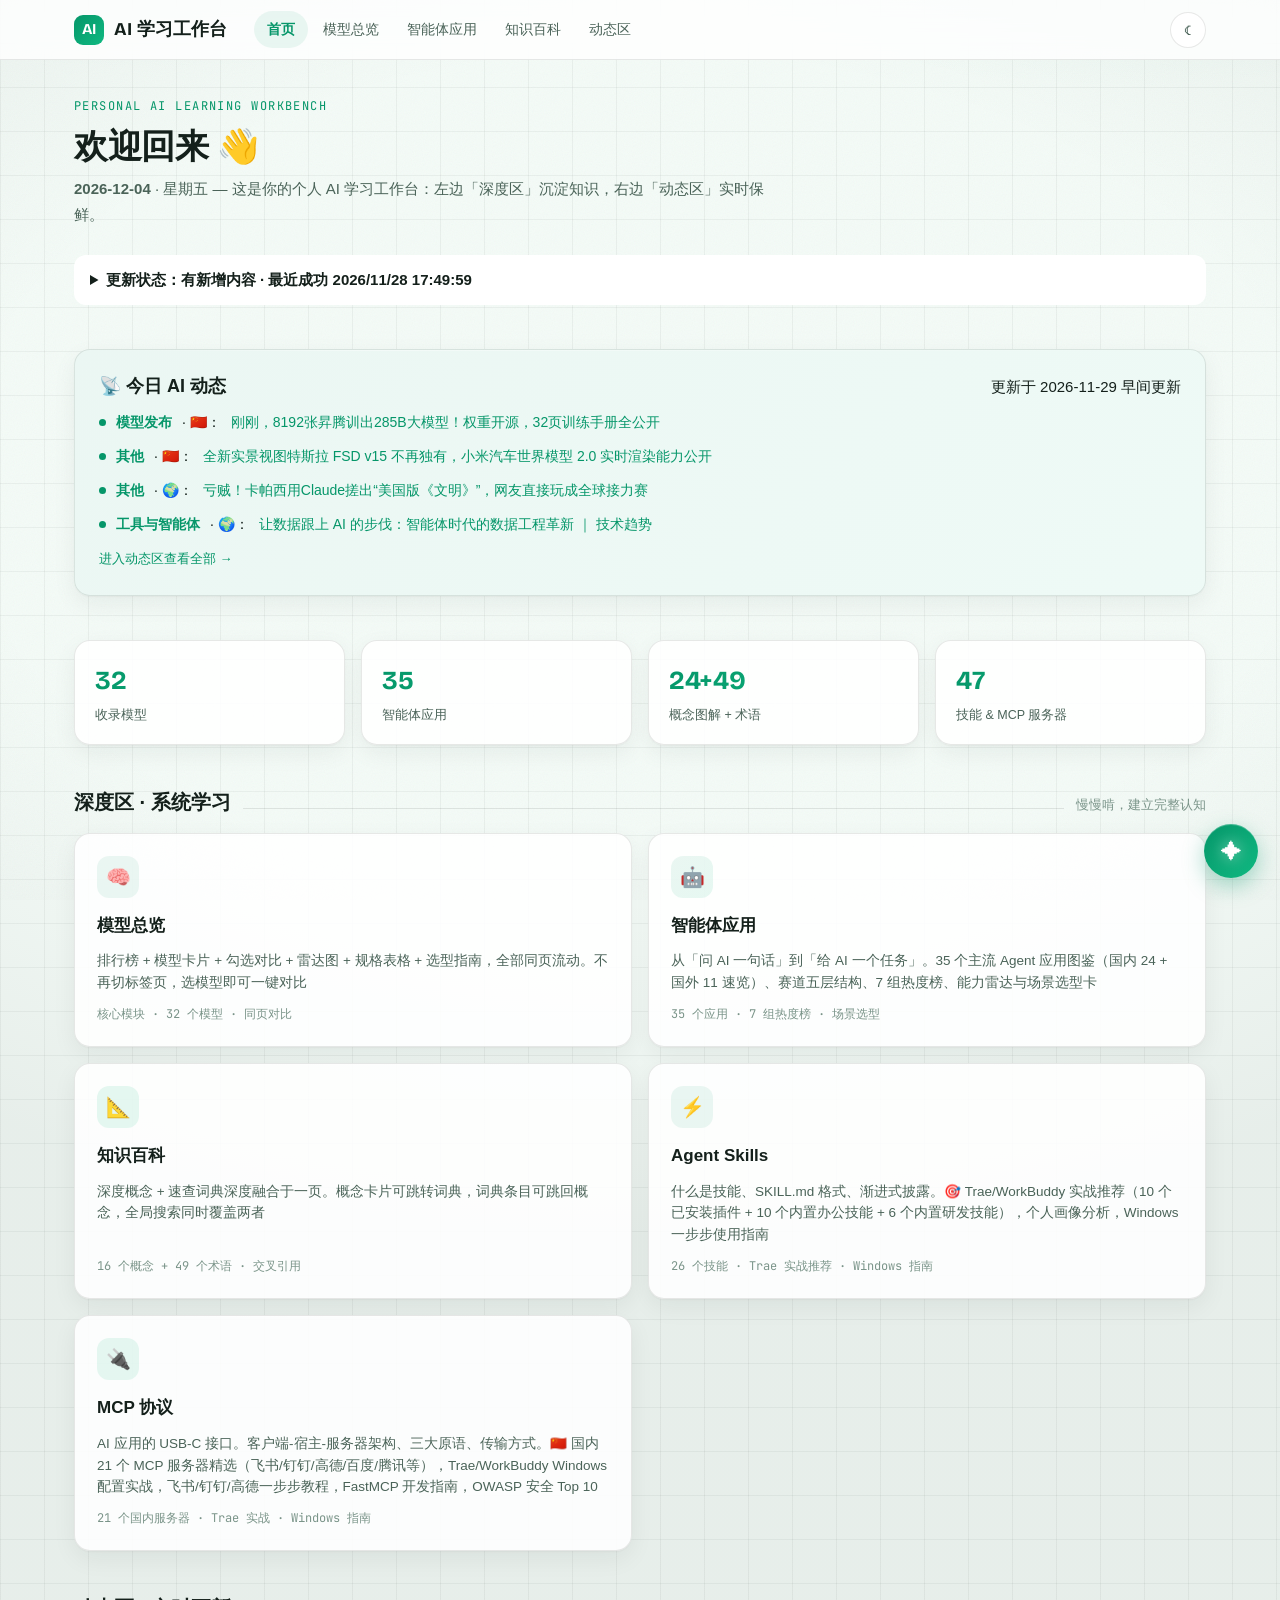
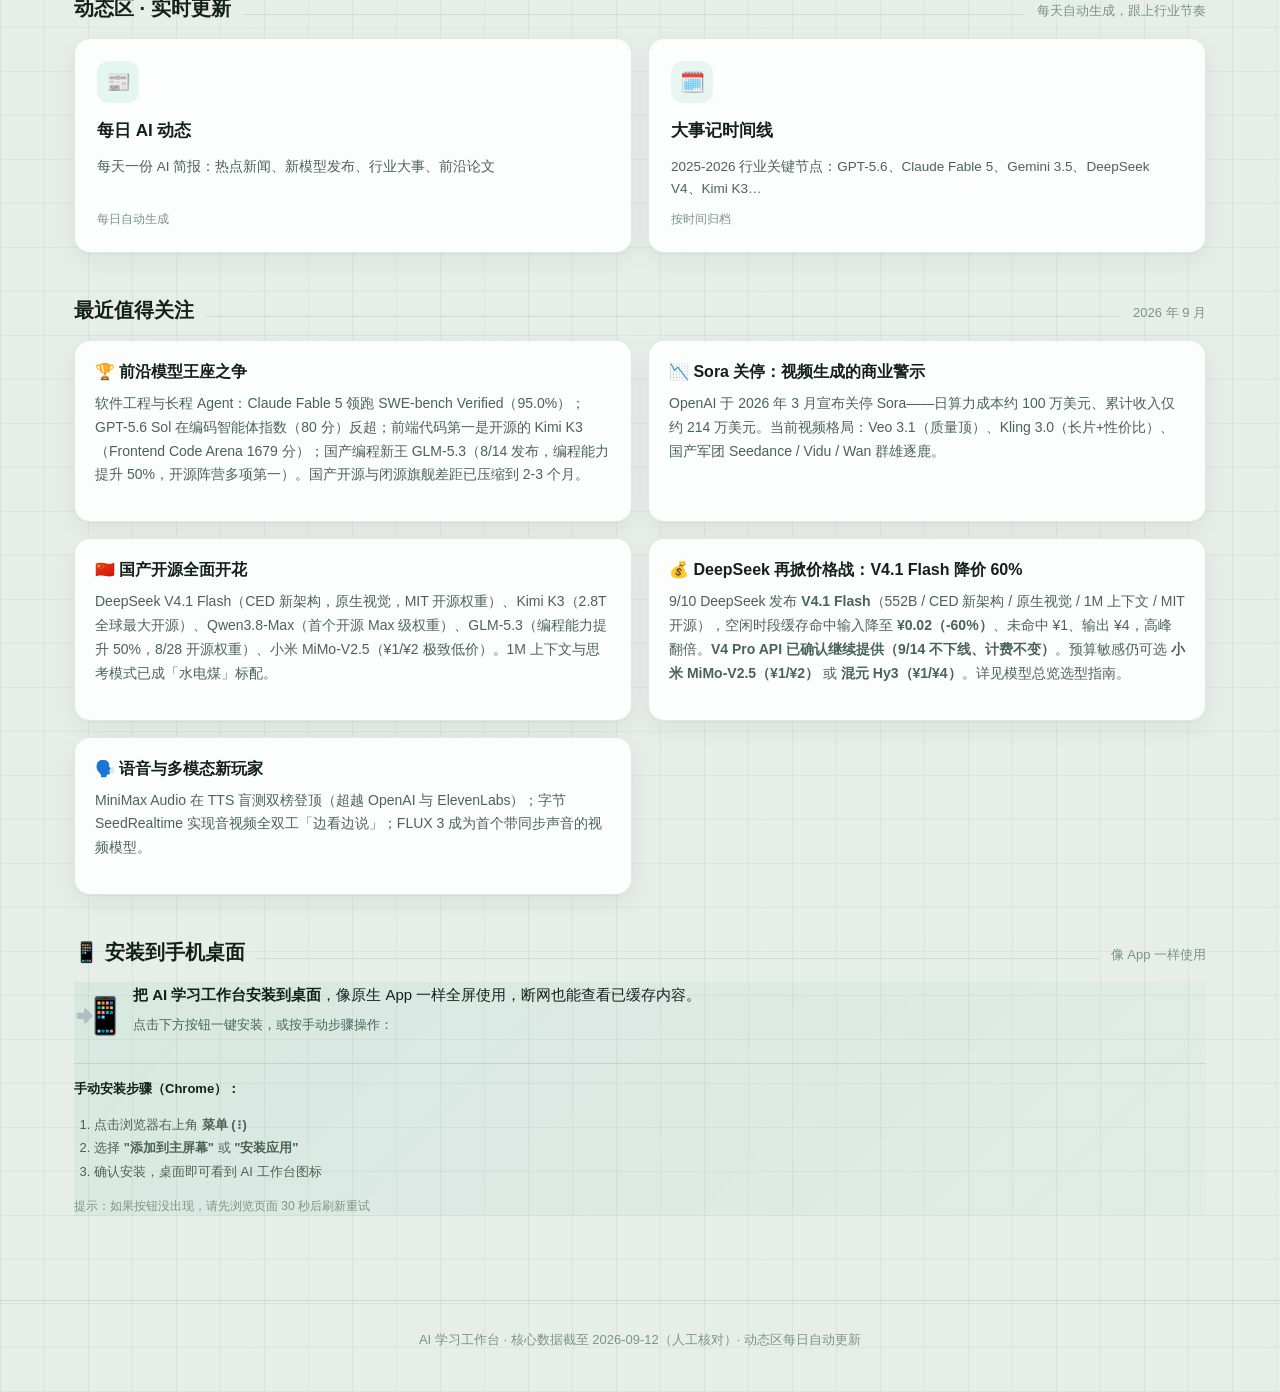
<file: index.html>
<!-- Generated by Trae Work -->
<!DOCTYPE html>
<html lang="zh-CN">
<head>
<meta charset="UTF-8">
<meta name="viewport" content="width=device-width, initial-scale=1.0, maximum-scale=1.0, user-scalable=no">
<meta name="theme-color" content="#0A1512">
<meta name="apple-mobile-web-app-capable" content="yes">
<meta name="apple-mobile-web-app-status-bar-style" content="black-translucent">
<meta name="apple-mobile-web-app-title" content="AI工作台">
<link rel="manifest" href="./manifest.json">
<link rel="apple-touch-icon" href="./assets/icon-192.png">
<link rel="icon" type="image/x-icon" href="./assets/ai-workbench.ico">
<title>AI 学习工作台 · 首页</title>
<link rel="stylesheet" href="./_shared/css/app.css">
<link rel="stylesheet" href="./_shared/css/splash.css">
</head>
<body>

<nav class="nav">
  <div class="nav-inner">
    <a class="brand" href="index.html">
      <span class="logo">AI</span>
      <span>AI 学习工作台</span>
    </a>
    <div class="nav-links">
      <a href="index.html" class="active">首页</a>
      <a href="models.html">模型总览</a>
      <a href="agents.html">智能体应用</a>
      <a href="concepts.html">知识百科</a>
      <a href="news.html">动态区</a>
    </div>
    <div class="nav-actions">
      <button class="theme-btn" data-theme-btn title="切换主题">☾</button>
    </div>
  </div>
</nav>

<div class="wrap">

  <section class="page-head">
    <span class="kicker">Personal AI Learning Workbench</span>
    <h1>欢迎回来 👋</h1>
    <p class="sub"><b data-today>2026-08-13</b> · <span data-weekday>星期三</span> — 这是你的个人 AI 学习工作台：左边「深度区」沉淀知识，右边「动态区」实时保鲜。</p>
  </section>

  <!-- 今日动态预览：每日定时任务会自动更新此区块（由 update_news.py 联动生成） -->
  <section class="sec" id="today">
    <div class="today-card">
      <div class="dhead">
        <h3>📡 今日 AI 动态</h3>
        <span class="dbadge" data-news-badge>更新于 2026-11-29 早间更新</span>
      </div>
      <!-- __TODAY_CARD__ -->
      <ul>
        <li><b>模型发布</b> · 🇨🇳：<a href="https://www.qbitai.com/2026/11/513535.html" target="_blank" rel="noopener">刚刚，8192张昇腾训出285B大模型！权重开源，32页训练手册全公开</a></li>
        <li><b>其他</b> · 🇨🇳：<a href="https://www.ithome.com/1/033/919.htm" target="_blank" rel="noopener">全新实景视图特斯拉 FSD v15 不再独有，小米汽车世界模型 2.0 实时渲染能力公开</a></li>
        <li><b>其他</b> · 🌍：<a href="https://www.qbitai.com/2026/11/513428.html" target="_blank" rel="noopener">亏贼！卡帕西用Claude搓出“美国版《文明》”，网友直接玩成全球接力赛</a></li>
        <li><b>工具与智能体</b> · 🌍：<a href="https://www.infoq.cn/article/UHAMyAekF5XtgIXbiLBL?utm_source=rss&amp;utm_medium=article" target="_blank" rel="noopener">让数据跟上 AI 的步伐：智能体时代的数据工程革新 ｜ 技术趋势</a></li>
      </ul>
      <!-- __END_TODAY_CARD__ -->
      <a class="more" href="news.html">进入动态区查看全部 →</a>
    </div>
  </section>

  <section class="sec">
    <div class="stat-strip">
      <div class="stat"><div class="num">32</div><div class="lbl">收录模型</div></div>
      <div class="stat"><div class="num">35</div><div class="lbl">智能体应用</div></div>
      <div class="stat"><div class="num">24+49</div><div class="lbl">概念图解 + 术语</div></div>
      <div class="stat"><div class="num">47</div><div class="lbl">技能 &amp; MCP 服务器</div></div>
    </div>
  </section>

  <section class="sec">
    <div class="sec-head"><h2>深度区 · 系统学习</h2><div class="rule"></div><span class="hint">慢慢啃，建立完整认知</span></div>
    <div class="grid grid-2">
      <a class="mod-card" href="models.html">
        <div class="icon i1">🧠</div>
        <div class="name">模型总览</div>
        <div class="desc">排行榜 + 模型卡片 + 勾选对比 + 雷达图 + 规格表格 + 选型指南，全部同页流动。不再切标签页，选模型即可一键对比</div>
        <div class="meta">核心模块 · 32 个模型 · 同页对比</div>
      </a>
      <a class="mod-card" href="agents.html">
        <div class="icon i3">🤖</div>
        <div class="name">智能体应用</div>
        <div class="desc">从「问 AI 一句话」到「给 AI 一个任务」。35 个主流 Agent 应用图鉴（国内 24 + 国外 11 速览）、赛道五层结构、7 组热度榜、能力雷达与场景选型卡</div>
        <div class="meta">35 个应用 · 7 组热度榜 · 场景选型</div>
      </a>
      <a class="mod-card" href="concepts.html">
        <div class="icon i2">📐</div>
        <div class="name">知识百科</div>
        <div class="desc">深度概念 + 速查词典深度融合于一页。概念卡片可跳转词典，词典条目可跳回概念，全局搜索同时覆盖两者</div>
        <div class="meta">16 个概念 + 49 个术语 · 交叉引用</div>
      </a>
      <a class="mod-card" href="wiki-skills.html">
        <div class="icon i1">⚡</div>
        <div class="name">Agent Skills</div>
        <div class="desc">什么是技能、SKILL.md 格式、渐进式披露。🎯 Trae/WorkBuddy 实战推荐（10 个已安装插件 + 10 个内置办公技能 + 6 个内置研发技能），个人画像分析，Windows 一步步使用指南</div>
        <div class="meta">26 个技能 · Trae 实战推荐 · Windows 指南</div>
      </a>
      <a class="mod-card" href="wiki-mcp.html">
        <div class="icon i2">🔌</div>
        <div class="name">MCP 协议</div>
        <div class="desc">AI 应用的 USB-C 接口。客户端-宿主-服务器架构、三大原语、传输方式。🇨🇳 国内 21 个 MCP 服务器精选（飞书/钉钉/高德/百度/腾讯等），Trae/WorkBuddy Windows 配置实战，飞书/钉钉/高德一步步教程，FastMCP 开发指南，OWASP 安全 Top 10</div>
        <div class="meta">21 个国内服务器 · Trae 实战 · Windows 指南</div>
      </a>
    </div>
  </section>

  <section class="sec">
    <div class="sec-head"><h2>动态区 · 实时更新</h2><div class="rule"></div><span class="hint">每天自动生成，跟上行业节奏</span></div>
    <div class="grid grid-2">
      <a class="mod-card" href="news.html">
        <div class="icon i2">📰</div>
        <div class="name">每日 AI 动态</div>
        <div class="desc">每天一份 AI 简报：热点新闻、新模型发布、行业大事、前沿论文</div>
        <div class="meta">每日自动生成</div>
      </a>
      <a class="mod-card" href="news.html">
        <div class="icon i3">🗓️</div>
        <div class="name">大事记时间线</div>
        <div class="desc">2025-2026 行业关键节点：GPT-5.6、Claude Fable 5、Gemini 3.5、DeepSeek V4、Kimi K3…</div>
        <div class="meta">按时间归档</div>
      </a>
    </div>
  </section>

  <section class="sec">
    <div class="sec-head"><h2>最近值得关注</h2><div class="rule"></div><span class="hint">2026 年 9 月</span></div>
    <div class="grid grid-2">
      <div class="card">
        <h3 style="font-size:16px">🏆 前沿模型王座之争</h3>
        <p style="font-size:14px;color:var(--muted)">软件工程与长程 Agent：Claude Fable 5 领跑 SWE-bench Verified（95.0%）；GPT-5.6 Sol 在编码智能体指数（80 分）反超；前端代码第一是开源的 Kimi K3（Frontend Code Arena 1679 分）；国产编程新王 GLM-5.3（8/14 发布，编程能力提升 50%，开源阵营多项第一）。国产开源与闭源旗舰差距已压缩到 2-3 个月。</p>
      </div>
      <div class="card">
        <h3 style="font-size:16px">📉 Sora 关停：视频生成的商业警示</h3>
        <p style="font-size:14px;color:var(--muted)">OpenAI 于 2026 年 3 月宣布关停 Sora——日算力成本约 100 万美元、累计收入仅约 214 万美元。当前视频格局：Veo 3.1（质量顶）、Kling 3.0（长片+性价比）、国产军团 Seedance / Vidu / Wan 群雄逐鹿。</p>
      </div>
      <div class="card">
        <h3 style="font-size:16px">🇨🇳 国产开源全面开花</h3>
        <p style="font-size:14px;color:var(--muted)">DeepSeek V4.1 Flash（CED 新架构，原生视觉，MIT 开源权重）、Kimi K3（2.8T 全球最大开源）、Qwen3.8-Max（首个开源 Max 级权重）、GLM-5.3（编程能力提升 50%，8/28 开源权重）、小米 MiMo-V2.5（¥1/¥2 极致低价）。1M 上下文与思考模式已成「水电煤」标配。</p>
      </div>
      <div class="card">
        <h3 style="font-size:16px">💰 DeepSeek 再掀价格战：V4.1 Flash 降价 60%</h3>
        <p style="font-size:14px;color:var(--muted)">9/10 DeepSeek 发布 <b>V4.1 Flash</b>（552B / CED 新架构 / 原生视觉 / 1M 上下文 / MIT 开源），空闲时段缓存命中输入降至 <b>¥0.02（-60%）</b>、未命中 ¥1、输出 ¥4，高峰翻倍。<b>V4 Pro API 已确认继续提供（9/14 不下线、计费不变）</b>。预算敏感仍可选 <b>小米 MiMo-V2.5（¥1/¥2）</b> 或 <b>混元 Hy3（¥1/¥4）</b>。详见模型总览选型指南。</p>
      </div>
      <div class="card">
        <h3 style="font-size:16px">🗣️ 语音与多模态新玩家</h3>
        <p style="font-size:14px;color:var(--muted)">MiniMax Audio 在 TTS 盲测双榜登顶（超越 OpenAI 与 ElevenLabs）；字节 SeedRealtime 实现音视频全双工「边看边说」；FLUX 3 成为首个带同步声音的视频模型。</p>
      </div>
    </div>
  </section>

  <!-- PWA 安装引导卡片 -->
  <section class="sec">
    <div class="sec-head"><h2>📱 安装到手机桌面</h2><div class="rule"></div><span class="hint">像 App 一样使用</span></div>
    <div class="info-card" style="background:linear-gradient(135deg,#05966911,#05966905);border-color:var(--accent);">
      <div style="display:flex;align-items:center;gap:14px;flex-wrap:wrap;">
        <span style="font-size:36px;">📲</span>
        <div style="flex:1;min-width:200px;">
          <p style="font-size:15px;color:var(--ink);margin-bottom:6px;"><b>把 AI 学习工作台安装到桌面</b>，像原生 App 一样全屏使用，断网也能查看已缓存内容。</p>
          <p style="font-size:13px;color:var(--muted);">点击下方按钮一键安装，或按手动步骤操作：</p>
        </div>
      </div>
      <button id="manual-install-btn" style="display:none;margin-top:14px;background:linear-gradient(135deg,#059669,#047857);color:#fff;border:none;border-radius:10px;padding:12px 28px;font-size:15px;font-weight:700;cursor:pointer;box-shadow:0 2px 8px rgba(5,150,105,0.3);width:100%;">立即安装</button>
      <div style="margin-top:14px;padding-top:14px;border-top:1px solid var(--rule);">
        <p style="font-size:13px;color:var(--muted);margin-bottom:8px;"><b style="color:var(--ink);">手动安装步骤（Chrome）：</b></p>
        <ol style="font-size:13px;color:var(--muted);line-height:1.8;padding-left:20px;">
          <li>点击浏览器右上角 <b>菜单 (⋮)</b></li>
          <li>选择 <b>"添加到主屏幕"</b> 或 <b>"安装应用"</b></li>
          <li>确认安装，桌面即可看到 AI 工作台图标</li>
        </ol>
        <p style="font-size:12px;color:var(--faint);margin-top:8px;">提示：如果按钮没出现，请先浏览页面 30 秒后刷新重试</p>
      </div>
    </div>
  </section>

</div>

<footer>
  <div>AI 学习工作台 · 核心数据截至 2026-09-12（人工核对）· 动态区每日自动更新</div>
</footer>

<!-- PWA 安装浮动提示条 -->
<div id="install-banner" style="display:none;position:fixed;bottom:70px;left:50%;transform:translateX(-50%);width:calc(100% - 32px);max-width:420px;background:linear-gradient(135deg,#059669,#047857);color:#fff;border-radius:14px;padding:14px 16px;box-shadow:0 4px 20px rgba(5,150,105,0.4);z-index:9999;align-items:center;gap:12px;font-size:14px;">
  <span style="font-size:24px;flex-shrink:0;">📱</span>
  <div style="flex:1;line-height:1.5;">
    <b>安装到桌面</b><br>
    <span style="font-size:12px;opacity:0.9;">像 App 一样使用，离线也能看</span>
  </div>
  <button id="install-btn" style="background:#fff;color:#059669;border:none;border-radius:8px;padding:8px 16px;font-size:13px;font-weight:700;cursor:pointer;flex-shrink:0;white-space:nowrap;">安装</button>
  <button id="install-close" style="background:rgba(255,255,255,0.2);color:#fff;border:none;border-radius:50%;width:24px;height:24px;font-size:14px;cursor:pointer;flex-shrink:0;display:flex;align-items:center;justify-content:center;line-height:1;">×</button>
</div>

<script src="./_shared/js/app.js"></script>
<script src="./_shared/js/splash.js"></script>
</body>
</html>
</file>
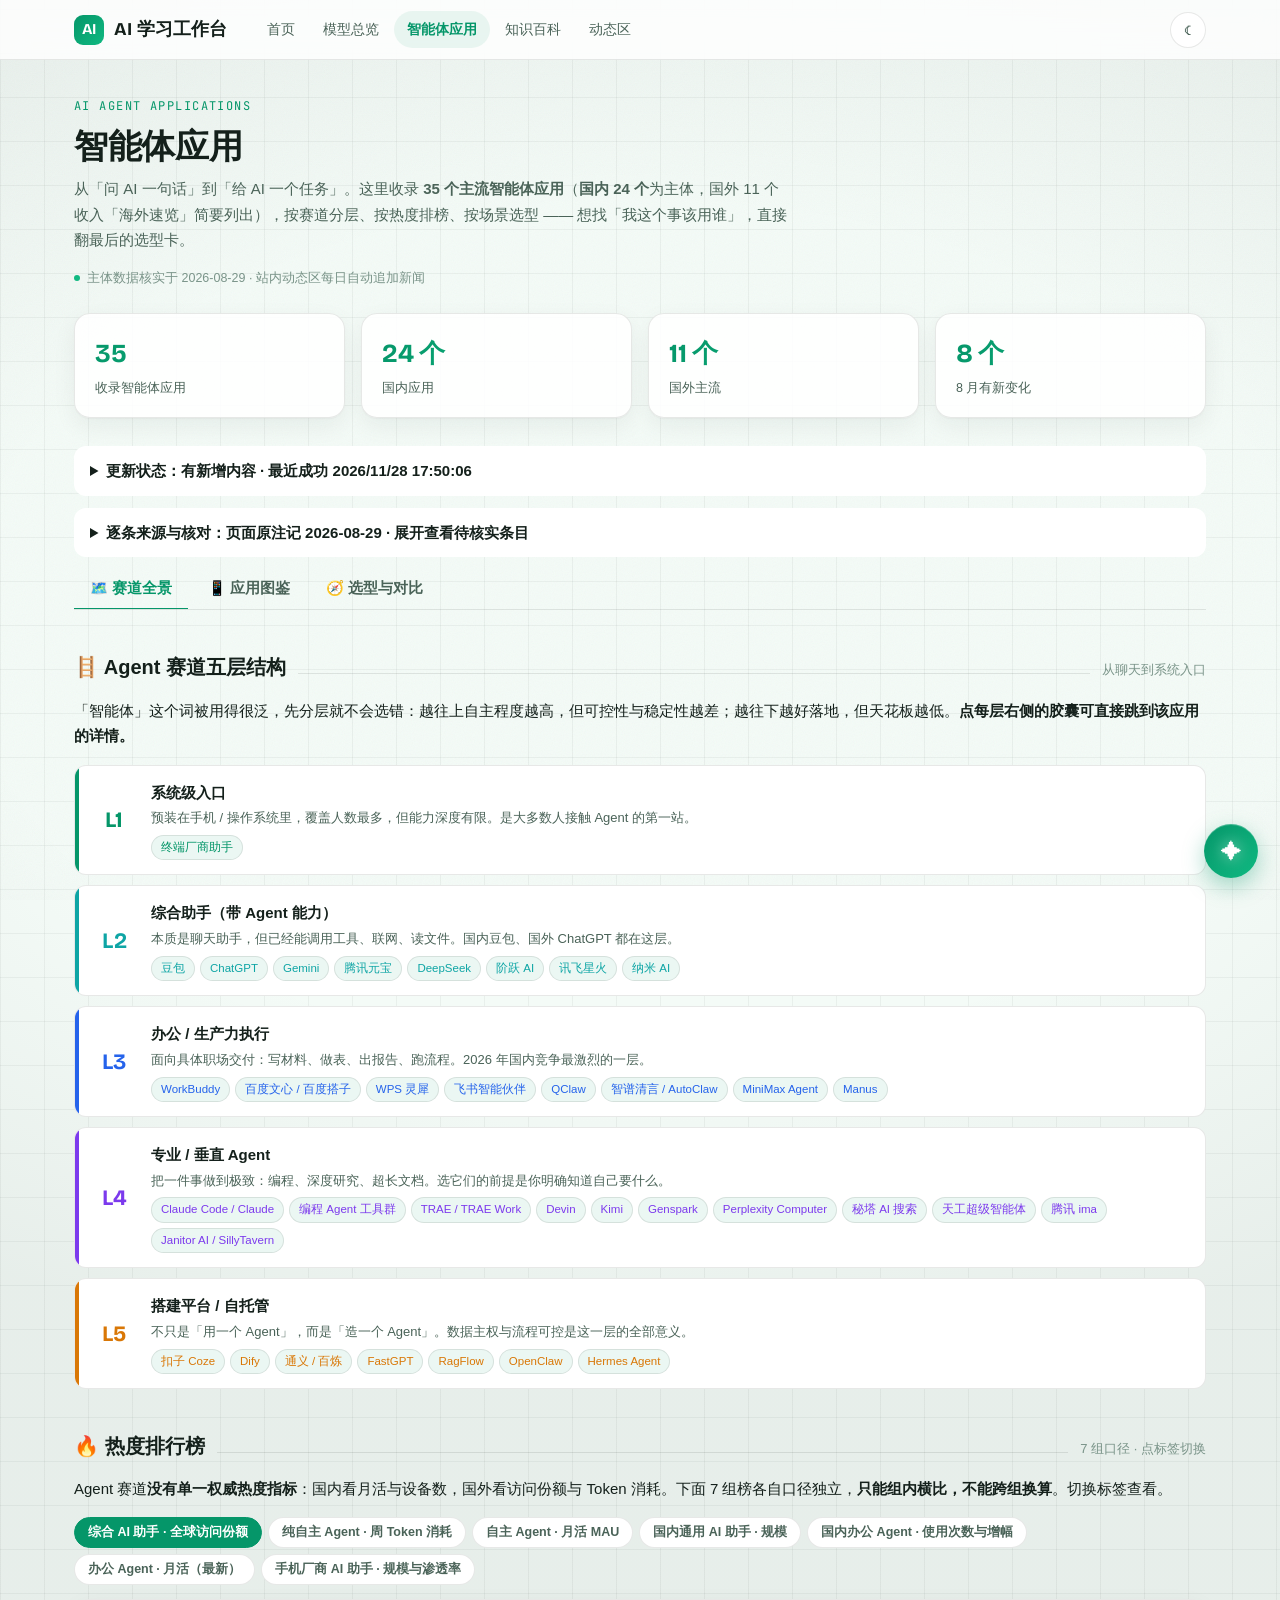
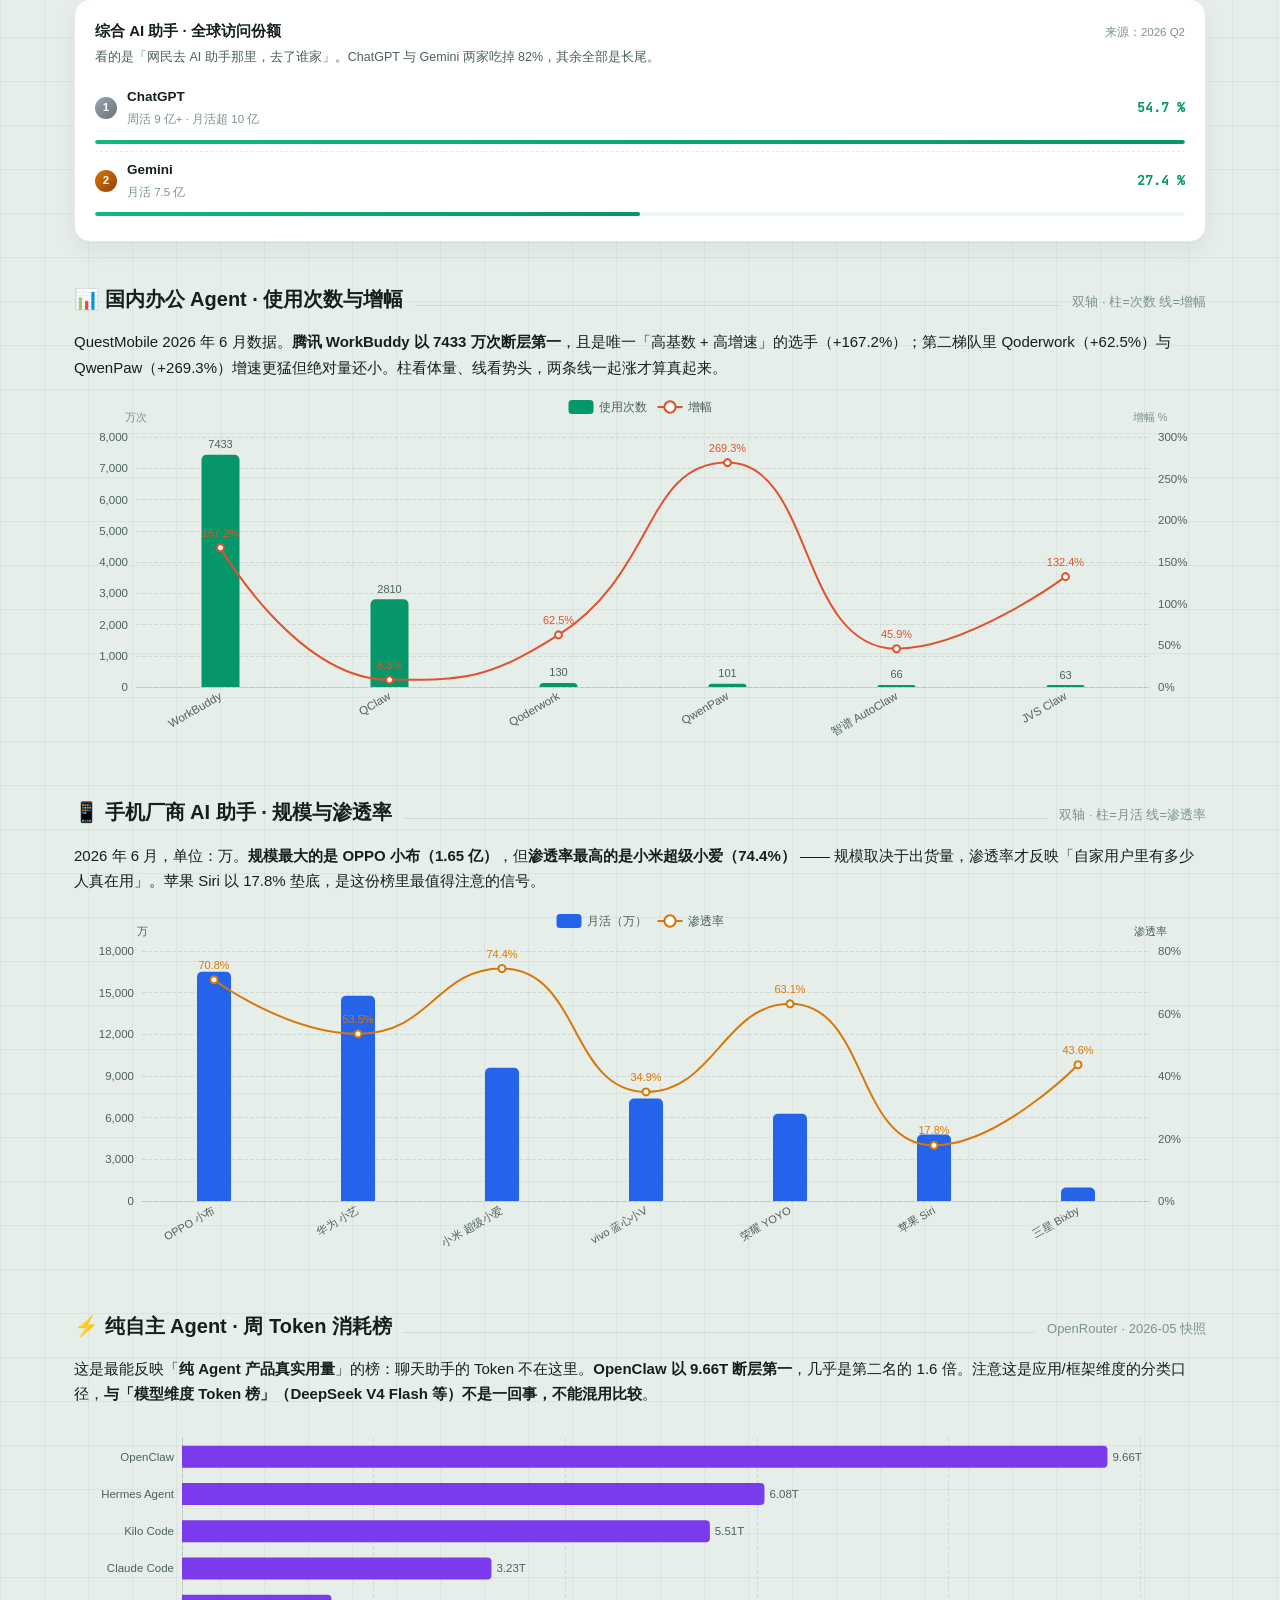
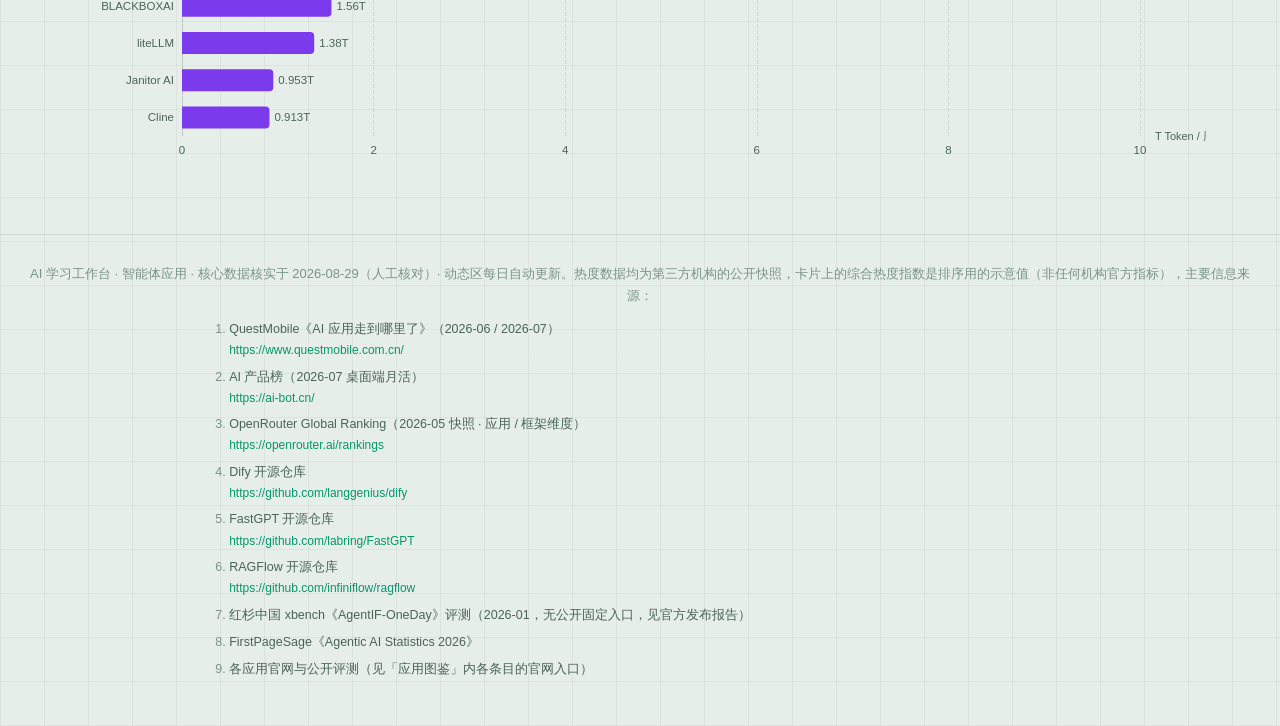
<file: agents.html>
<!DOCTYPE html>
<html lang="zh-CN">
<head>
<meta charset="UTF-8">
<meta name="viewport" content="width=device-width, initial-scale=1.0, maximum-scale=1.0, user-scalable=no">
<meta name="theme-color" content="#0A1512">
<meta name="apple-mobile-web-app-capable" content="yes">
<meta name="apple-mobile-web-app-status-bar-style" content="black-translucent">
<meta name="apple-mobile-web-app-title" content="AI工作台">
<link rel="manifest" href="./manifest.json">
<link rel="apple-touch-icon" href="./assets/icon-192.png">
<link rel="icon" type="image/x-icon" href="./assets/ai-workbench.ico">
<title>智能体应用 · AI 学习工作台</title>
<link rel="stylesheet" href="./_shared/css/app.css">
<link rel="stylesheet" href="./_shared/css/splash.css">
<style>
/* ============ 私有样式：智能体应用页 ============ */

/* app.css 未给 figure 定样式，默认 margin 会撑开图表，这里归零 */
.figure, figure.chart-figure { margin: 0; }

/* ---- 赛道分层阶梯 ---- */
.tier-stack { display: flex; flex-direction: column; gap: 10px; margin-top: 16px; }
.tier {
  display: grid; grid-template-columns: 46px 1fr; gap: 14px; align-items: center;
  border: 1px solid var(--rule); border-radius: 12px; padding: 14px 16px;
  background: var(--bg2); position: relative; overflow: hidden;
}
.tier::before {
  content: ''; position: absolute; left: 0; top: 0; bottom: 0; width: 4px; background: var(--tc);
}
.tier .tier-n {
  font-family: var(--font-display); font-size: 22px; font-weight: 700;
  color: var(--tc); text-align: center; line-height: 1;
}
.tier .tier-body .tier-name { font-size: 15px; font-weight: 700; color: var(--ink); margin-bottom: 3px; }
.tier .tier-body .tier-desc { font-size: 13px; color: var(--muted); line-height: 1.6; }
.tier .tier-body .tier-egs { margin-top: 6px; display: flex; flex-wrap: wrap; gap: 5px; }
.tier .tier-body .tier-egs span {
  font-size: 11.5px; color: var(--tc); background: var(--accent-soft);
  border: 1px solid var(--rule); border-radius: 999px; padding: 2px 9px; cursor: pointer;
}
.tier .tier-body .tier-egs span:hover { border-color: var(--tc); }

/* ---- 热度榜（切换式）---- */
.board-tabs { display: flex; gap: 6px; flex-wrap: wrap; margin-bottom: 14px; }
.board-tab {
  border: 1px solid var(--rule); background: var(--bg2); color: var(--muted);
  font-size: 12.5px; font-weight: 600; padding: 6px 13px; border-radius: 999px;
  cursor: pointer; transition: .15s; -webkit-tap-highlight-color: transparent;
}
.board-tab:hover { color: var(--ink); }
.board-tab.active { background: var(--accent); border-color: var(--accent); color: #fff; }
.board-pane { display: none; }
.board-pane.active { display: block; }
.board-box {
  border: 1px solid var(--rule); border-radius: var(--radius-lg);
  padding: 18px 20px; background: var(--bg2); box-shadow: var(--shadow);
}
.board-box .bb-head { display: flex; align-items: baseline; justify-content: space-between; gap: 12px; margin-bottom: 4px; flex-wrap: wrap; }
.board-box .bb-title { font-size: 15px; font-weight: 700; color: var(--ink); }
.board-box .bb-src { font-size: 11.5px; color: var(--faint); }
.board-box .bb-note { font-size: 12.5px; color: var(--muted); margin: 0 0 12px; line-height: 1.6; }
.brow { display: grid; grid-template-columns: 22px 1fr auto; gap: 10px; align-items: center; padding: 7px 0; border-bottom: 1px dashed var(--rule); }
.brow:last-child { border-bottom: none; }
.brow .bnum {
  width: 22px; height: 22px; border-radius: 50%; display: grid; place-items: center;
  font-size: 11.5px; font-weight: 700; background: var(--accent-soft); color: var(--accent);
}
.brow:nth-of-type(1) .bnum { background: linear-gradient(135deg, #F59E0B, #D97706); color: #fff; }
.brow:nth-of-type(2) .bnum { background: linear-gradient(135deg, #9CA3AF, #6B7280); color: #fff; }
.brow:nth-of-type(3) .bnum { background: linear-gradient(135deg, #D97706, #92400E); color: #fff; }
.brow .bname { font-size: 13.5px; font-weight: 600; color: var(--ink); }
.brow .bname .bsub { display: block; font-size: 11.5px; color: var(--faint); font-weight: 400; margin-top: 1px; }
.brow .bval { font-family: var(--font-mono); font-size: 13px; font-weight: 700; color: var(--accent); white-space: nowrap; }
.brow .bval .bdelta { display: block; font-size: 11px; color: #DC2626; text-align: right; margin-top: 1px; }
.btrack { grid-column: 1 / -1; height: 4px; border-radius: 2px; background: var(--accent-soft); overflow: hidden; }
.btrack i { display: block; height: 100%; background: linear-gradient(90deg, var(--accent2), var(--accent)); border-radius: 2px; }

/* ---- 应用图鉴：筛选条 ---- */
.ag-bar { display: flex; gap: 6px; flex-wrap: wrap; align-items: center; margin-bottom: 6px; }
.ag-chip {
  border: 1px solid var(--rule); background: var(--bg2); color: var(--muted);
  font-size: 12.5px; font-weight: 600; padding: 6px 13px; border-radius: 999px;
  cursor: pointer; transition: .15s; -webkit-tap-highlight-color: transparent;
}
.ag-chip:hover { color: var(--ink); }
.ag-chip.active { background: var(--accent-soft); border-color: var(--accent); color: var(--accent); }
.ag-count { font-size: 12.5px; color: var(--faint); margin-left: auto; }

/* ---- 页头时间戳 ---- */
.page-stamp {
  margin: 10px 0 0; font-size: 12.5px; color: var(--faint);
  display: flex; align-items: center; gap: 7px; flex-wrap: wrap;
}
.page-stamp::before {
  content: ''; width: 6px; height: 6px; border-radius: 50%;
  background: var(--accent2); flex: none;
}

/* ---- 工具条：搜索 + 排序 ---- */
.ag-tools { display: flex; gap: 10px; flex-wrap: wrap; align-items: center; margin-bottom: 10px; }
.ag-search {
  flex: 1 1 260px; min-width: 0; box-sizing: border-box;
  border: 1px solid var(--rule); background: var(--bg2); color: var(--ink);
  font-size: 13px; font-family: var(--font-sans);
  padding: 8px 14px; border-radius: 999px; outline: none; transition: .15s;
}
.ag-search::placeholder { color: var(--faint); }
.ag-search:focus { border-color: var(--accent); box-shadow: 0 0 0 3px var(--accent-soft); }
.ag-sorts { display: flex; gap: 6px; flex-wrap: wrap; }

/* ---- 海外速览：一行式紧凑条目（与国内完整卡片形成主次对比）---- */
.ov-list {
  border: 1px solid var(--rule); border-radius: var(--radius-lg);
  background: var(--bg2); box-shadow: var(--shadow); overflow: hidden; margin-top: 14px;
}
.ov-item {
  display: grid; grid-template-columns: 150px 126px 1fr 84px 30px;
  gap: 12px; align-items: center; padding: 11px 16px; cursor: pointer;
  border-top: 1px solid var(--rule); transition: background .15s;
  -webkit-tap-highlight-color: transparent;
}
.ov-item:first-child { border-top: none; }
.ov-item:hover { background: var(--accent-soft); }
.ov-name { font-size: 13.5px; font-weight: 700; color: var(--ink); display: flex; align-items: center; gap: 6px; }
.ov-new {
  font-style: normal; font-size: 10px; font-weight: 700; color: #fff;
  background: #DC2626; border-radius: 999px; padding: 1px 6px;
}
.ov-vendor { font-size: 12px; color: var(--faint); }
.ov-line {
  font-size: 12.5px; color: var(--muted); line-height: 1.5;
  overflow: hidden; text-overflow: ellipsis; white-space: nowrap;
}
.ov-heat { height: 5px; border-radius: 3px; background: var(--accent-soft); overflow: hidden; }
.ov-heat i { display: block; height: 100%; background: var(--accent2); border-radius: 3px; }
.ov-num { font-family: var(--font-mono); font-size: 11.5px; color: var(--faint); text-align: right; }

/* ---- 应用卡片 ---- */
.ag-grid { display: grid; grid-template-columns: repeat(auto-fill, minmax(288px, 1fr)); gap: 14px; margin-top: 16px; }
.ag-card {
  border: 1px solid var(--rule); border-radius: var(--radius-lg); padding: 16px 18px;
  background: var(--bg2); box-shadow: var(--shadow); cursor: pointer;
  display: flex; flex-direction: column; gap: 8px; transition: transform .15s, box-shadow .15s, border-color .15s;
  position: relative; overflow: hidden; -webkit-tap-highlight-color: transparent;
}
.ag-card::before { content: ''; position: absolute; left: 0; top: 0; bottom: 0; width: 3px; background: var(--rc); opacity: .75; }
.ag-card:hover { transform: translateY(-2px); box-shadow: var(--shadow-lg); border-color: var(--rc); }
.ag-top { display: flex; align-items: flex-start; justify-content: space-between; gap: 10px; }
.ag-name { font-size: 16px; font-weight: 700; color: var(--ink); line-height: 1.3; }
.ag-en { font-family: var(--font-mono); font-size: 11.5px; color: var(--faint); font-weight: 400; }
.ag-rgn {
  flex: none; font-size: 11px; font-weight: 700; padding: 2px 9px; border-radius: 999px;
  color: #fff; background: var(--rc);
}
.ag-vendor { font-size: 12px; color: var(--faint); }
.ag-line { font-size: 13px; color: var(--muted); line-height: 1.6; flex: 1; }
.ag-traits { display: flex; flex-wrap: wrap; gap: 5px; }
.ag-traits span {
  font-size: 11.5px; padding: 2px 8px; border-radius: 6px;
  background: var(--accent-soft); color: var(--accent); border: 1px solid var(--rule);
}
.ag-heat { display: flex; align-items: center; gap: 8px; margin-top: 2px; }
.ag-heat-bar { flex: 1; height: 5px; border-radius: 3px; background: var(--accent-soft); overflow: hidden; }
.ag-heat-bar i { display: block; height: 100%; background: var(--rc); border-radius: 3px; }
.ag-heat-num { font-family: var(--font-mono); font-size: 11.5px; color: var(--faint); flex: none; }
.ag-new {
  position: absolute; right: 10px; top: 10px; font-size: 10.5px; font-weight: 700;
  color: #fff; background: #DC2626; border-radius: 999px; padding: 1px 7px;
}

/* ---- 详情弹窗（app.css 未定义，本页自带）---- */
.modal-overlay {
  position: fixed; inset: 0; z-index: 200; display: none;
  background: rgba(0,0,0,0.45); backdrop-filter: blur(4px);
  align-items: flex-start; justify-content: center; padding: 40px 20px; overflow-y: auto;
}
.modal-overlay.open { display: flex; }
.modal-box {
  background: var(--bg2); border: 1px solid var(--rule); border-radius: var(--radius-lg);
  max-width: 620px; width: 100%; box-shadow: var(--shadow-lg); padding: 26px 28px; margin: auto;
  animation: modalIn .25s ease;
}
@keyframes modalIn { from { opacity: 0; transform: translateY(20px); } to { opacity: 1; transform: translateY(0); } }
.modal-close {
  float: right; width: 32px; height: 32px; border-radius: 50%;
  border: 1px solid var(--rule); background: var(--bg); color: var(--muted);
  cursor: pointer; font-size: 16px; display: grid; place-items: center; transition: all .15s;
}
.modal-close:hover { color: var(--danger); border-color: var(--danger); }
.modal-box h2 { font-size: 21px; margin: 0 0 2px; padding-right: 40px; }
.modal-box .modal-en { font-family: var(--font-mono); font-size: 12.5px; color: var(--accent); margin: 0 0 10px; }
.modal-box .modal-vendor { font-size: 13px; color: var(--faint); margin-bottom: 14px; }
.modal-box .modal-tags { margin-bottom: 14px; display: flex; flex-wrap: wrap; gap: 6px; }
.modal-box .modal-kv { display: grid; grid-template-columns: 74px 1fr; gap: 7px 12px; font-size: 13.5px; margin-bottom: 14px; }
.modal-box .modal-kv dt { color: var(--faint); font-size: 12.5px; }
.modal-box .modal-kv dd { margin: 0; color: var(--ink); }
.modal-box .modal-sec { font-size: 12px; font-weight: 700; color: var(--faint); margin: 14px 0 4px; }
.modal-box .modal-desc { font-size: 13.5px; color: var(--muted); line-height: 1.75; margin: 0; }
.modal-box .modal-fact {
  background: var(--accent-soft); border-left: 3px solid var(--accent);
  border-radius: 0 8px 8px 0; padding: 11px 15px; font-size: 13px; color: var(--ink); line-height: 1.7;
}
.modal-box .modal-fact b { color: var(--accent); }
.modal-link {
  display: inline-flex; align-items: center; gap: 6px; margin-top: 16px; padding: 10px 18px;
  background: var(--accent); color: #fff !important; border-radius: 10px;
  font-size: 14px; font-weight: 600; text-decoration: none; transition: opacity .15s, transform .15s;
  -webkit-tap-highlight-color: transparent;
}
.modal-link:hover { opacity: .85; }
.modal-link:active { transform: scale(.97); }

/* ---- 场景选型卡 ---- */
.pick-grid { display: grid; grid-template-columns: repeat(auto-fill, minmax(300px, 1fr)); gap: 12px; }
.pick-card { border: 1px solid var(--rule); border-radius: 12px; padding: 14px 16px; background: var(--bg2); }
.pick-card .pc-top { display: flex; align-items: center; gap: 8px; font-weight: 700; color: var(--ink); margin-bottom: 6px; }
.pick-card .pc-why { font-size: 12.5px; color: var(--faint); line-height: 1.6; margin-bottom: 9px; }
.pc-picks { display: flex; flex-wrap: wrap; gap: 6px; }
.pc-pill {
  cursor: pointer; border: 1px solid var(--rule); background: var(--accent-soft);
  color: var(--accent); font-size: 12.5px; padding: 3px 10px; border-radius: 999px; transition: .15s;
}
.pc-pill:hover { border-color: var(--accent); transform: translateY(-1px); }

/* ---- 国内外差异对照 ---- */
.diff-grid { display: grid; grid-template-columns: 1fr 1fr; gap: 16px; }
.diff-col { border: 1px solid var(--rule); border-radius: 12px; padding: 16px 18px; background: var(--bg2); }
.diff-col h3 { font-size: 14.5px; margin: 0 0 10px; display: flex; align-items: center; gap: 8px; }
.diff-col ul { margin: 0; padding-left: 18px; font-size: 13px; color: var(--muted); line-height: 1.85; }
.diff-col li b { color: var(--ink); }

/* ---- 自建路径对比表 ---- */
.path-table { width: 100%; border-collapse: collapse; font-size: 13px; background: var(--bg2); }
.path-table th, .path-table td { padding: 9px 11px; text-align: left; border-bottom: 1px solid var(--rule); vertical-align: top; }
.path-table th { background: var(--accent-soft); color: var(--ink); font-size: 12.5px; font-weight: 700; }
.path-table tr:last-child td { border-bottom: none; }
.path-table td b { color: var(--ink); }

/* ---- 每日动态区 ---- */

/* ---- 口径说明 ---- */
.note-box {
  border: 1px dashed var(--rule); border-radius: 12px; padding: 14px 18px;
  background: color-mix(in srgb, var(--accent-soft) 55%, transparent); font-size: 12.8px; color: var(--muted); line-height: 1.8;
}
.note-box b { color: var(--ink); }
.note-box ul { margin: 6px 0 0; padding-left: 18px; }
.note-box li { margin-bottom: 4px; }

/* ---- 移动端 ---- */
@media (max-width: 640px) {
  .tier { grid-template-columns: 34px 1fr; gap: 10px; padding: 12px 13px; }
  .tier .tier-n { font-size: 18px; }
  .tier .tier-body .tier-name { font-size: 14px; }
  .tier .tier-body .tier-desc { font-size: 12.5px; }
  .board-box { padding: 14px 15px; }
  .brow { grid-template-columns: 20px 1fr auto; gap: 8px; }
  .brow .bname { font-size: 13px; }
  .ag-grid { grid-template-columns: 1fr; gap: 11px; }
  .ag-card { padding: 14px 15px; }
  .ag-name { font-size: 15px; }
  .ag-tools { gap: 8px; }
  .ag-search { flex: 1 1 100%; }
  /* 速览条目在窄屏改为四行堆叠：名字+分数 / 厂商 / 一句话 / 热度条 */
  .ov-item { grid-template-columns: 1fr auto; gap: 5px 10px; padding: 11px 13px; }
  .ov-name { grid-column: 1; grid-row: 1; }
  .ov-num { grid-column: 2; grid-row: 1; }
  .ov-vendor { grid-column: 1; grid-row: 2; }
  .ov-line { grid-column: 1 / -1; grid-row: 3; white-space: normal; font-size: 12px; }
  .ov-heat { grid-column: 1 / -1; grid-row: 4; }
  .pick-grid { grid-template-columns: 1fr; }
  .diff-grid { grid-template-columns: 1fr; gap: 12px; }
  .modal-overlay { padding: 0; align-items: flex-end; }
  .modal-box { max-width: 100%; border-radius: 16px 16px 0 0; padding: 20px 18px 32px; max-height: 85vh; overflow-y: auto; }
  .note-box { padding: 12px 14px; font-size: 12.3px; }
  .path-table { font-size: 12.3px; }
}

/* ---- 数据核对提醒：固定高度滚动框（v29，与 models.html 同源） ----
   核对提醒只增不减，不框起来会把下方正文越推越远。
   max-height 内部滚动；overscroll-behavior 防止框内滚到底后带动整页滚动。
   注：与 wiki-skills / wiki-mcp / models 的 .feed-scroll 定义一致（下次重构抽到 app.css）。 */
.feed-scroll {
  max-height: 340px;
  overflow-y: auto;
  overscroll-behavior: contain;
  border: 1px solid var(--rule);
  border-radius: 12px;
  background: var(--bg2);
  padding: 2px 14px;
  scrollbar-width: thin;
}
.feed-scroll::-webkit-scrollbar { width: 6px; }
.feed-scroll::-webkit-scrollbar-track { background: transparent; }
.feed-scroll::-webkit-scrollbar-thumb { background: var(--rule); border-radius: 3px; }
.feed-scroll::-webkit-scrollbar-thumb:hover { background: var(--muted); }
.verify-item { border-left: 3px solid var(--accent); padding-left: 10px; margin: 6px 0; }
.verify-item .vi-label { font-size: 11px; color: var(--accent); font-weight: 600; }
.verify-item .vi-title { font-size: 14px; font-weight: 600; margin-top: 2px; }
.verify-item .vi-evidence { font-size: 12px; color: var(--muted); margin-top: 4px; line-height: 1.5; }

@media (max-width:700px) {
  .feed-scroll { max-height: 280px; padding: 2px 10px; }
}
</style>
</head>
<body>

<nav class="nav">
  <div class="nav-inner">
    <a class="brand" href="index.html">
      <span class="logo">AI</span>
      <span>AI 学习工作台</span>
    </a>
    <div class="nav-links">
      <a href="index.html">首页</a>
      <a href="models.html">模型总览</a>
      <a href="agents.html" class="active">智能体应用</a>
      <a href="concepts.html">知识百科</a>
      <a href="news.html">动态区</a>
    </div>
    <div class="nav-actions">
      <button class="theme-btn" data-theme-btn title="切换主题">☾</button>
    </div>
  </div>
</nav>

<div class="wrap">

  <section class="page-head">
    <span class="kicker">AI Agent Applications</span>
    <h1>智能体应用</h1>
    <p class="sub">从「问 AI 一句话」到「给 AI 一个任务」。这里收录 <b>35 个主流智能体应用</b>（<b>国内 24 个</b>为主体，国外 11 个收入「海外速览」简要列出），按赛道分层、按热度排榜、按场景选型 —— 想找「我这个事该用谁」，直接翻最后的选型卡。</p>
    <p class="page-stamp">主体数据核实于 2026-08-29 · 站内动态区每日自动追加新闻</p>
    <div class="stat-strip" id="stat-strip"></div>
  </section>

  

  <div class="tabs" role="tablist">
    <button class="tab-btn active" data-agtab="overview" role="tab">🗺️ 赛道全景</button>
    <button class="tab-btn" data-agtab="catalog" role="tab">📱 应用图鉴</button>
    <button class="tab-btn" data-agtab="pick" role="tab">🧭 选型与对比</button>
  </div>

  <!-- ==================== 页签 1 · 赛道全景 ==================== -->
  <div class="tab-pane active" data-agpane="overview">

    <!-- ---- ② 赛道分层 ---- -->
    <section class="sec">
      <div class="sec-head"><h2>🪜 Agent 赛道五层结构</h2><div class="rule"></div><span class="hint">从聊天到系统入口</span></div>
      <p class="sec-note">「智能体」这个词被用得很泛，先分层就不会选错：越往上自主程度越高，但可控性与稳定性越差；越往下越好落地，但天花板越低。<b>点每层右侧的胶囊可直接跳到该应用的详情。</b></p>
      <div class="tier-stack" id="tier-stack"></div>
    </section>

    <!-- ---- ③ 热度排行榜 ---- -->
    <section class="sec">
      <div class="sec-head"><h2>🔥 热度排行榜</h2><div class="rule"></div><span class="hint">7 组口径 · 点标签切换</span></div>
      <p class="sec-note">Agent 赛道<b>没有单一权威热度指标</b>：国内看月活与设备数，国外看访问份额与 Token 消耗。下面 7 组榜各自口径独立，<b>只能组内横比，不能跨组换算</b>。切换标签查看。</p>
      <div class="board-tabs" id="board-tabs"></div>
      <div id="board-body"></div>
    </section>

    <!-- ---- ④ 办公 Agent 使用次数 ---- -->
    <section class="sec">
      <div class="sec-head"><h2>📊 国内办公 Agent · 使用次数与增幅</h2><div class="rule"></div><span class="hint">双轴 · 柱=次数 线=增幅</span></div>
      <p class="sec-note">QuestMobile 2026 年 6 月数据。<b>腾讯 WorkBuddy 以 7433 万次断层第一</b>，且是唯一「高基数 + 高增速」的选手（+167.2%）；第二梯队里 Qoderwork（+62.5%）与 QwenPaw（+269.3%）增速更猛但绝对量还小。柱看体量、线看势头，两条线一起涨才算真起来。</p>
      <figure class="chart-figure">
        <div id="chart-ag-office" style="width:100%;min-height:360px"></div>
      </figure>
    </section>

    <!-- ---- ⑤ 手机厂商助手 ---- -->
    <section class="sec">
      <div class="sec-head"><h2>📱 手机厂商 AI 助手 · 规模与渗透率</h2><div class="rule"></div><span class="hint">双轴 · 柱=月活 线=渗透率</span></div>
      <p class="sec-note">2026 年 6 月，单位：万。<b>规模最大的是 OPPO 小布（1.65 亿）</b>，但<b>渗透率最高的是小米超级小爱（74.4%）</b> —— 规模取决于出货量，渗透率才反映「自家用户里有多少人真在用」。苹果 Siri 以 17.8% 垫底，是这份榜里最值得注意的信号。</p>
      <figure class="chart-figure">
        <div id="chart-ag-phone" style="width:100%;min-height:360px"></div>
      </figure>
    </section>

    <!-- ---- ⑥ 国外 Agent Token 消耗 ---- -->
    <section class="sec">
      <div class="sec-head"><h2>⚡ 纯自主 Agent · 周 Token 消耗榜</h2><div class="rule"></div><span class="hint">OpenRouter · 2026-05 快照</span></div>
      <p class="sec-note">这是最能反映「<b>纯 Agent 产品真实用量</b>」的榜：聊天助手的 Token 不在这里。<b>OpenClaw 以 9.66T 断层第一</b>，几乎是第二名的 1.6 倍。注意这是应用/框架维度的分类口径，<b>与「模型维度 Token 榜」（DeepSeek V4 Flash 等）不是一回事，不能混用比较</b>。</p>
      <figure class="chart-figure">
        <div id="chart-ag-token" style="width:100%;min-height:340px"></div>
      </figure>
    </section>

  </div>

  <!-- ==================== 页签 2 · 应用图鉴 ==================== -->
  <div class="tab-pane" data-agpane="catalog">

    <p class="pane-lead" style="font-size:13.5px;color:var(--muted);line-height:1.75;margin-bottom:14px;">
      共 <b id="ag-total">35</b> 个应用（国内 <b id="ag-total-cn">24</b> · 海外 <b id="ag-total-gl">11</b>）。
      <b>国内是主体</b>，以完整卡片展开；海外主流收在下方「🌍 海外速览」里简要列出。默认按<b>综合热度指数</b>从高到低排列。
      点任意卡片或条目看完整解读：定位、最强维度、短板、最近变化与官网入口。<b>右上角带「新」标的，是 8 月以来有实质变化的应用。</b>
    </p>

    <section class="sec" style="margin-top:12px;">
      <div class="ag-tools">
        <input type="search" id="ag-search" class="ag-search"
               placeholder="搜名字 / 厂商 / 特质，如「开源」「办公」「编程」" autocomplete="off">
        <div class="ag-sorts" id="ag-sort-bar"></div>
      </div>
      <div class="ag-bar" id="ag-region-bar"></div>
      <div class="ag-bar" id="ag-type-bar"></div>
      <div class="ag-grid" id="ag-grid"></div>
      <p class="empty hidden" id="ag-empty">该筛选下暂无应用</p>
    </section>

    <!-- 海外速览：紧凑一行式，与国内完整卡片形成主次对比 -->
    <section class="sec" id="overseas-sec" style="margin-top:22px;">
      <div class="sec-head">
        <h2>🌍 海外速览</h2><div class="rule"></div>
        <span class="hint">简要了解为主，点条目看详情</span>
      </div>
      <div class="ov-list" id="ov-list"></div>
    </section>
  </div>

  <!-- ==================== 页签 3 · 选型与对比 ==================== -->
  <div class="tab-pane" data-agpane="pick">

    <!-- ---- ⑦ 代表 Agent 能力雷达 ---- -->
    <section class="sec">
      <div class="sec-head"><h2>📐 五款代表 Agent 能力画像</h2><div class="rule"></div><span class="hint">六维示意评分 · 5 分制</span></div>
      <p class="sec-note">挑了 5 个不同路线的代表（3 国内 + 2 国外）。<b>评分为示意值，用于看形状差异，不是基准分。</b>可以看出：豆包是「全面但偏多模态」的圆形，Kimi 是「长文档突出」的偏形，Claude Code 与 OpenClaw 在「工具/本地执行」上顶格但生态弱，WorkBuddy 是「工具执行 + 均衡」的办公型。</p>
      <figure class="chart-figure">
        <div id="chart-ag-radar" style="width:100%;min-height:430px"></div>
      </figure>
    </section>

    <!-- ---- ⑧ 场景选型卡 ---- -->
    <section class="sec">
      <div class="sec-head"><h2>🎯 场景选型卡</h2><div class="rule"></div><span class="hint">点胶囊 → 看应用详情</span></div>
      <p class="sec-note">别问「哪个 Agent 最强」，先问「我要干什么」。下面是 10 个高频场景的推荐，<b>点胶囊直接看该应用的完整解读</b>。</p>
      <div class="pick-grid" id="pick-grid"></div>
    </section>

    <!-- ---- ⑨ 国内外差异 ---- -->
    <section class="sec">
      <div class="sec-head"><h2>🌏 国内外差异</h2><div class="rule"></div><span class="hint">不是谁强谁弱，是路线不同</span></div>
      <div class="diff-grid">
        <div class="diff-col">
          <h3>🌍 国外路线</h3>
          <ul>
            <li><b>模型上限更高</b>：GPT / Gemini / Claude 原生 agentic 能力领先</li>
            <li><b>开源 Agent 繁荣</b>：OpenClaw / Hermes 可完全自托管</li>
            <li><b>全球化生态</b>：Slack / Discord / VS Code 插件最全</li>
            <li><b>短板</b>：国内访问受限、需科学上网、高峰期排队、企业数据出境合规</li>
          </ul>
        </div>
        <div class="diff-col">
          <h3>🇨🇳 国内路线</h3>
          <ul>
            <li><b>生态深度融合</b>：微信 / 抖音 / 飞书 / 钉钉原生打通</li>
            <li><b>免费为主</b>：C 端几乎不收费，合规与私有化完善（Dify / AutoClaw）</li>
            <li><b>系统级入口</b>：手机厂商预装，覆盖人数最多的入口</li>
            <li><b>办公 Agent 爆发</b>：WorkBuddy / 百度搭子 / 千问办公三强混战</li>
            <li><b>短板</b>：顶尖模型上限略逊、国际渠道与多语言弱</li>
          </ul>
        </div>
      </div>
    </section>

    <!-- ---- ⑩ 自建路径 ---- -->
    <section class="sec">
      <div class="sec-head"><h2>🧩 想自己搭一个，选哪条路</h2><div class="rule"></div><span class="hint">4 条主路径</span></div>
      <p class="sec-note">「用别人的 Agent」和「自己搭 Agent」是两件事。如果你的需求是<b>企业内网、数据不能出本机、流程要可控</b>，就得走自建。四条主路径的取舍如下。</p>
      <div class="table-wrap">
        <table class="path-table">
          <thead><tr><th>路径</th><th>门槛</th><th>部署</th><th>最适合</th><th>代价</th></tr></thead>
          <tbody>
            <tr><td><b>扣子 Coze</b></td><td>零代码</td><td>云托管</td><td>5 分钟搭 Bot 并分发到飞书 / 抖音</td><td>数据在云上，复杂流程编排受限</td></tr>
            <tr><td><b>Dify</b></td><td>会配置</td><td>可私有化</td><td>企业知识库问答、可控 LLMOps</td><td>需要运维，C 端体验不是目标</td></tr>
            <tr><td><b>智谱 AutoClaw</b></td><td>装个客户端</td><td>本地一键</td><td>本机文件 / 浏览器自动化，数据留本地</td><td>偏个人，团队协作能力弱</td></tr>
            <tr><td><b>OpenClaw</b></td><td>会折腾</td><td>完全自托管</td><td>接入 IM、自定义工具、模型自由路由</td><td>无官方 SLA，安全需自己加固</td></tr>
          </tbody>
        </table>
      </div>
    </section>

    <!-- ---- ⑪ 口径与来源 ---- -->
    <section class="sec">
      <div class="sec-head"><h2>📌 数据口径与来源</h2><div class="rule"></div><span class="hint">务必先看这段</span></div>
      <div class="note-box">
        <b>核实时间：2026-08-29</b>。本页数据来自用户 2026-08-18 底稿《AI Agent 应用全面对比》，并联网补充了 8 月 18 日以来的实质变化。
        <ul>
          <li><b>热度数据多为快照</b>：Agent 赛道周度波动极大（尤其 Token 榜与月活榜），看到的是某一时点的切片，不是稳定结论。</li>
          <li><b>跨榜不可换算</b>：月活、访问份额、Token 消耗、使用次数是四种完全不同的口径，<b>只能在同一张榜内横比</b>。</li>
          <li><b>模型榜 ≠ 应用榜</b>：OpenRouter 的 Token 榜分「模型维度」和「应用/框架维度」两套，本页用的是后者（OpenClaw 9.66T 起），与模型维度榜（DeepSeek V4 Flash 17.34T 等）<b>不可混用</b>。</li>
          <li><b>综合热度指数为示意值</b>：卡片上的 0–100 分是我按各榜量级归一化后的排序参考，<b>不是任何机构的官方指标</b>，仅用于决定卡片先后。</li>
          <li><b>能力雷达为示意评分</b>：六维 5 分制，用于看形状差异，不代表基准测试结果。</li>
          <li><b>品牌整合频繁</b>：8 月三大厂都在收拢 Agent 品牌（豆包工作 / 千问办公 / QClaw 并入 WorkBuddy），部分产品的名称与入口可能已经变化。</li>
        </ul>
        <b>主要来源：</b>QuestMobile《AI 应用走到哪里了》（2026-06 / 2026-07）、AI 产品榜（2026-07 桌面端）、OpenRouter Global Ranking（2026-05 快照）、红杉中国 xbench《AgentIF-OneDay》（2026-01）、FirstPageSage《Agentic AI Statistics 2026》、InsightMark Research、各厂商官网与公开评测。选型前请以官方最新版本与自身场景实测为准。
      </div>
    </section>

    <!-- ---- ⑫ 数据核对提醒（CI 自动维护，v29） ---- -->
    <section class="sec">
      <div class="sec-head"><h2>🔍 数据核对提醒 · 疑似变化</h2><div class="rule"></div><span class="hint">规则匹配发现 · 待人工核实</span></div>
      <p class="sec-note">每周 CI 解析本页「应用图鉴（应用清单 / 热度 / 综合指数）」的当前快照，与近 7 天新闻按免费规则匹配，发现「疑似变化」写入此处。规则可能漏报或误报，<b>自动流程不直接修改核心数据</b>——应用清单与热度数据均需人工核实后在 commit / PR 中确认。热度榜为第三方快照，波动大，提醒仅供排查线索。</p>
      <div class="feed-scroll" id="agents-verify">
        <!-- __AGENTS_VERIFY_INSERT__ -->
      <div class="verify-day">
        <div class="dhead">
          <span class="ddate">2026-11-23</span>
          <span class="dbadge">4 条疑似变化</span>
        </div>
        <div class="verify-item">
          <div class="vi-label">待核实 · 规模 · 置信度 🟢 低</div>
          <div class="vi-title">DeepSeek · 未指定</div>
          <div class="vi-evidence">当前：见快照　→　疑似：B站就“AI 大肥鱼”智能体账号泛滥发布调查问卷，征集治理意见<br><span class="src">来源：<a href="https://www.ithome.com/1/030/702.htm" target="_blank" rel="noopener">IT之家</a></span></div>
        </div>
        <div class="verify-item">
          <div class="vi-label">待核实 · 应用 · 置信度 🟢 低</div>
          <div class="vi-title">腾讯元宝 · 未指定</div>
          <div class="vi-evidence">当前：见快照　→　疑似：8万条群聊消息做成考卷：腾讯元宝×KCL发布首个基于群聊构建的Agent记忆基准<br><span class="src">来源：<a href="https://www.qbitai.com/2026/11/511841.html" target="_blank" rel="noopener">量子位</a></span></div>
        </div>
        <div class="verify-item">
          <div class="vi-label">待核实 · 应用 · 置信度 🟢 低</div>
          <div class="vi-title">Gemini · 未指定</div>
          <div class="vi-evidence">当前：见快照　→　疑似：刚刚，Gemini 4 Neon 突袭发布，性价比一夜斩杀 Opus 5.5<br><span class="src">来源：<a href="https://www.ifanr.com/1690235?utm_source=rss&amp;utm_medium=rss&amp;utm_campaign=" target="_blank" rel="noopener">爱范儿</a></span></div>
        </div>
        <div class="verify-item">
          <div class="vi-label">待核实 · 应用 · 置信度 🟢 低</div>
          <div class="vi-title">Manus · 未指定</div>
          <div class="vi-evidence">当前：见快照　→　疑似：影视飓风、Manus、影石、OPPO......极客公园创新大会 2027 嘉宾阵容更新！<br><span class="src">来源：<a href="http://www.geekpark.net/news/374125" target="_blank" rel="noopener">极客公园</a></span></div>
        </div>
      </div>
      <div class="verify-day">
        <div class="dhead">
          <span class="ddate">2026-11-16</span>
          <span class="dbadge">1 条疑似变化</span>
        </div>
        <div class="verify-item">
          <div class="vi-label">待核实 · 规模 · 置信度 🟢 低</div>
          <div class="vi-title">ChatGPT · 未指定</div>
          <div class="vi-evidence">当前：见快照　→　疑似：黄仁勋承认「婚外情」，英伟达启动调查；ChatGPT 突现封号风波，200 美元 Pro 用户也遭殃；腾讯姚顺雨谈「AI<br><span class="src">来源：<a href="http://www.geekpark.net/news/373687" target="_blank" rel="noopener">极客公园</a></span></div>
        </div>
      </div>
      <div class="verify-day">
        <div class="dhead">
          <span class="ddate">2026-11-02</span>
          <span class="dbadge">3 条疑似变化</span>
        </div>
        <div class="verify-item">
          <div class="vi-label">待核实 · 应用 · 置信度 🟢 低</div>
          <div class="vi-title">DeepSeek · 未指定</div>
          <div class="vi-evidence">当前：见快照　→　疑似：DeepSeek 重磅发布全新 Agent 架构：AI 开始指挥 AI 干活<br><span class="src">来源：<a href="https://www.ifanr.com/1687026?utm_source=rss&amp;utm_medium=rss&amp;utm_campaign=" target="_blank" rel="noopener">爱范儿</a></span></div>
        </div>
        <div class="verify-item">
          <div class="vi-label">待核实 · 应用 · 置信度 🟢 低</div>
          <div class="vi-title">Gemini · 未指定</div>
          <div class="vi-evidence">当前：见快照　→　疑似：早报｜触屏MacBook Pro发布，发光logo回归/Gemini 4 Carbon发布，超越Opus 5.5/马斯克<br><span class="src">来源：<a href="https://www.ifanr.com/1686590?utm_source=rss&amp;utm_medium=rss&amp;utm_campaign=" target="_blank" rel="noopener">爱范儿</a></span></div>
        </div>
        <div class="verify-item">
          <div class="vi-label">待核实 · 应用 · 置信度 🟢 低</div>
          <div class="vi-title">Manus · 未指定</div>
          <div class="vi-evidence">当前：见快照　→　疑似：Manus，刚刚悄悄发布了自己的 2.0 宣言<br><span class="src">来源：<a href="http://www.geekpark.net/news/373004" target="_blank" rel="noopener">极客公园</a></span></div>
        </div>
      </div>
      <div class="verify-day">
        <div class="dhead">
          <span class="ddate">2026-10-26</span>
          <span class="dbadge">2 条疑似变化</span>
        </div>
        <div class="verify-item">
          <div class="vi-label">待核实 · 规模 · 置信度 🟢 低</div>
          <div class="vi-title">ChatGPT · 未指定</div>
          <div class="vi-evidence">当前：见快照　→　疑似：Claude 桌面应用推出新版界面，从草图到上线用时不到 3 周<br><span class="src">来源：<a href="https://www.ithome.com/1/017/710.htm" target="_blank" rel="noopener">IT之家</a></span></div>
        </div>
        <div class="verify-item">
          <div class="vi-label">待核实 · 规模 · 置信度 🟢 低</div>
          <div class="vi-title">ChatGPT · 未指定</div>
          <div class="vi-evidence">当前：见快照　→　疑似：曝高通启动全球裁员；上线 40 天，Muse 下载量突破 1000 万次；ChatGPT 上线幻灯片工具<br><span class="src">来源：<a href="http://www.geekpark.net/news/372650" target="_blank" rel="noopener">极客公园</a></span></div>
        </div>
      </div>
      <div class="verify-day">
        <div class="dhead">
          <span class="ddate">2026-10-19</span>
          <span class="dbadge">3 条疑似变化</span>
        </div>
        <div class="verify-item">
          <div class="vi-label">待核实 · 应用 · 置信度 🟢 低</div>
          <div class="vi-title">Kimi · 未指定</div>
          <div class="vi-evidence">当前：见快照　→　疑似：腾讯上线「绿泡泡」短剧，主打免费好看；特斯拉 Roadster 跑车明日发布；豆包工作支持一键导入 GPT、Claude<br><span class="src">来源：<a href="http://www.geekpark.net/news/372366" target="_blank" rel="noopener">极客公园</a></span></div>
        </div>
        <div class="verify-item">
          <div class="vi-label">待核实 · 应用 · 置信度 🟢 低</div>
          <div class="vi-title">WorkBuddy · 未指定</div>
          <div class="vi-evidence">当前：见快照　→　疑似：早报｜iPhone Duo完成大模型备案，有望12月上线/企业微信与WorkBuddy打通/OPPO与Manus官宣合作<br><span class="src">来源：<a href="https://www.ifanr.com/1684374?utm_source=rss&amp;utm_medium=rss&amp;utm_campaign=" target="_blank" rel="noopener">爱范儿</a></span></div>
        </div>
        <div class="verify-item">
          <div class="vi-label">待核实 · 规模 · 置信度 🟢 低</div>
          <div class="vi-title">Gemini · 未指定</div>
          <div class="vi-evidence">当前：见快照　→　疑似：超越抖音，传红果短剧日均时长 125 分钟；299 美元，苹果推 Siri AI 带屏音箱；谷歌最强模型 Gemini <br><span class="src">来源：<a href="http://www.geekpark.net/news/372304" target="_blank" rel="noopener">极客公园</a></span></div>
        </div>
      </div>
      <div class="verify-day">
        <div class="dhead">
          <span class="ddate">2026-10-12</span>
          <span class="dbadge">3 条疑似变化</span>
        </div>
        <div class="verify-item">
          <div class="vi-label">待核实 · 品牌 · 置信度 🟢 低</div>
          <div class="vi-title">QClaw · 未指定</div>
          <div class="vi-evidence">当前：见快照　→　疑似：早报｜我们跟库克聊了聊iPhone Duo/继QClaw后，腾讯再关停一个Agent/SpaceXAI改名SpaceXS<br><span class="src">来源：<a href="https://www.ifanr.com/1683302?utm_source=rss&amp;utm_medium=rss&amp;utm_campaign=" target="_blank" rel="noopener">爱范儿</a></span></div>
        </div>
        <div class="verify-item">
          <div class="vi-label">待核实 · 规模 · 置信度 🟢 低</div>
          <div class="vi-title">Gemini · 未指定</div>
          <div class="vi-evidence">当前：见快照　→　疑似：谷歌云发布 Gemini Agent；Manus 官宣五亿美元融资；小鹏上线 Robotaxi 打车小程序<br><span class="src">来源：<a href="http://www.geekpark.net/news/372143" target="_blank" rel="noopener">极客公园</a></span></div>
        </div>
        <div class="verify-item">
          <div class="vi-label">待核实 · 规模 · 置信度 🟢 低</div>
          <div class="vi-title">ChatGPT · 未指定</div>
          <div class="vi-evidence">当前：见快照　→　疑似：ChatGPT 推出全新 IUI 智能用户界面；谷歌推出试验性 AI 游戏平台 Playground；苹果被曝联合 LG<br><span class="src">来源：<a href="http://www.geekpark.net/news/372090" target="_blank" rel="noopener">极客公园</a></span></div>
        </div>
      </div>
      <div class="verify-day">
        <div class="dhead">
          <span class="ddate">2026-10-06</span>
          <span class="dbadge">3 条疑似变化</span>
        </div>
        <div class="verify-item">
          <div class="vi-label">待核实 · 应用 · 置信度 🟢 低</div>
          <div class="vi-title">豆包 · 未指定</div>
          <div class="vi-evidence">当前：见快照　→　疑似：早报｜曝苹果10月13日发布家庭中枢/豆包接入机票和火车票预订/东方甄选溜溜凳双倍退款<br><span class="src">来源：<a href="https://www.ifanr.com/1682780?utm_source=rss&amp;utm_medium=rss&amp;utm_campaign=" target="_blank" rel="noopener">爱范儿</a></span></div>
        </div>
        <div class="verify-item">
          <div class="vi-label">待核实 · 应用 · 置信度 🟢 低</div>
          <div class="vi-title">Gemini · 未指定</div>
          <div class="vi-evidence">当前：见快照　→　疑似：Gemini 4 正式发布，我们终于有了一个写作强于代码的前沿模型<br><span class="src">来源：<a href="https://www.ifanr.com/1682765?utm_source=rss&amp;utm_medium=rss&amp;utm_campaign=" target="_blank" rel="noopener">爱范儿</a></span></div>
        </div>
        <div class="verify-item">
          <div class="vi-label">待核实 · 规模 · 置信度 🟢 低</div>
          <div class="vi-title">Gemini · 未指定</div>
          <div class="vi-evidence">当前：见快照　→　疑似：谷歌 Gemini 4 Argon 曝光；中国生成 AI 用户超 7 亿；美光 2026 财年净利暴涨 895%<br><span class="src">来源：<a href="http://www.geekpark.net/news/372064" target="_blank" rel="noopener">极客公园</a></span></div>
        </div>
      </div>
      <div class="verify-day">
        <div class="dhead">
          <span class="ddate">2026-10-04</span>
          <span class="dbadge">1 条疑似变化</span>
        </div>
        <div class="verify-item">
          <div class="vi-label">应用 · 置信度 🔴 高</div>
          <div class="vi-title">豆包 · 功能</div>
          <div class="vi-evidence">当前：月独立设备 4.38 亿台 · 日活 1.03 亿+　→　疑似：接入机票、火车票预订，新增出行服务统一入口<br><span class="src">来源：<a href="https://www.ifanr.com/1682780?utm_source=rss&amp;utm_medium=rss&amp;utm_campaign=" target="_blank" rel="noopener">爱范儿</a></span></div>
        </div>
      </div>
      <div class="verify-day">
        <div class="dhead">
          <span class="ddate">2026-10-03</span>
          <span class="dbadge">2 条疑似变化</span>
        </div>
        <div class="verify-item">
          <div class="vi-label">应用 · 置信度 🔴 高</div>
          <div class="vi-title">ChatGPT · monthly_fee</div>
          <div class="vi-evidence">当前：Pro 200 美元/月　→　疑似：Pro 200 新用户额度减半，新增 Pro 500 美元/月套餐<br><span class="src">来源：<a href="http://www.geekpark.net/news/372005" target="_blank" rel="noopener">极客公园</a></span></div>
        </div>
        <div class="verify-item">
          <div class="vi-label">应用 · 置信度 🟡 中</div>
          <div class="vi-title">豆包 · scale</div>
          <div class="vi-evidence">当前：月独立设备 4.38 亿台 · 日活 1.03 亿+　→　疑似：接入机票、火车票预订，出行服务新增统一入口<br><span class="src">来源：<a href="https://www.ifanr.com/1682780?utm_source=rss&amp;utm_medium=rss&amp;utm_campaign=" target="_blank" rel="noopener">爱范儿</a></span></div>
        </div>
      </div>
      <div class="verify-day">
        <div class="dhead">
          <span class="ddate">2026-10-02</span>
          <span class="dbadge">2 条疑似变化</span>
        </div>
        <div class="verify-item">
          <div class="vi-label">应用 · 置信度 🔴 高</div>
          <div class="vi-title">ChatGPT · monthly_fee</div>
          <div class="vi-evidence">当前：Pro 200 美元/月　→　疑似：新增 Pro 500 美元/月套餐，Pro 200 新用户额度减半<br><span class="src">来源：<a href="http://www.geekpark.net/news/372005" target="_blank" rel="noopener">极客公园</a></span></div>
        </div>
        <div class="verify-item">
          <div class="vi-label">应用 · 置信度 🟡 中</div>
          <div class="vi-title">豆包 · scale</div>
          <div class="vi-evidence">当前：月独立设备 4.38 亿台 · 日活 1.03 亿+　→　疑似：接入机票、火车票预订，出行服务新增统一入口<br><span class="src">来源：<a href="https://www.ifanr.com/1682780?utm_source=rss&amp;utm_medium=rss&amp;utm_campaign=" target="_blank" rel="noopener">爱范儿</a></span></div>
        </div>
      </div>
      <div class="verify-day">
        <div class="dhead">
          <span class="ddate">2026-10-01</span>
          <span class="dbadge">2 条疑似变化</span>
        </div>
        <div class="verify-item">
          <div class="vi-label">应用 · 置信度 🔴 高</div>
          <div class="vi-title">ChatGPT · monthly_fee</div>
          <div class="vi-evidence">当前：Pro 200 美元/月　→　疑似：新增 Pro 500 美元/月套餐，Pro 200 新用户额度减半<br><span class="src">来源：<a href="http://www.geekpark.net/news/372005" target="_blank" rel="noopener">极客公园</a></span></div>
        </div>
        <div class="verify-item">
          <div class="vi-label">应用 · 置信度 🟢 低</div>
          <div class="vi-title">豆包 · scale</div>
          <div class="vi-evidence">当前：月独立设备 4.38 亿台 · 日活 1.03 亿+　→　疑似：传将推个人 AI 产品「Spell」，或为新产品线<br><span class="src">来源：<a href="http://www.geekpark.net/news/372005" target="_blank" rel="noopener">极客公园</a></span></div>
        </div>
      </div>
      <div class="verify-day">
        <div class="dhead">
          <span class="ddate">2026-09-30</span>
          <span class="dbadge">2 条疑似变化</span>
        </div>
        <div class="verify-item">
          <div class="vi-label">应用 · 置信度 🔴 高</div>
          <div class="vi-title">DeepSeek · version</div>
          <div class="vi-evidence">当前：推理 / 代码 / 数学见长 · API 性价比高　→　疑似：推出 DeepSeek Harness 桌面端 v0.2 预览版，新增插件与自动化任务<br><span class="src">来源：<a href="https://www.ithome.com/1/008/469.htm" target="_blank" rel="noopener">IT之家</a></span></div>
        </div>
        <div class="verify-item">
          <div class="vi-label">应用 · 置信度 🟡 中</div>
          <div class="vi-title">豆包 · version</div>
          <div class="vi-evidence">当前：月独立设备 4.38 亿台 · 日活 1.03 亿+　→　疑似：豆包输入法大更新，AI 输入能力升级<br><span class="src">来源：<a href="https://www.ifanr.com/1682232?utm_source=rss&amp;utm_medium=rss&amp;utm_campaign=" target="_blank" rel="noopener">爱范儿</a></span></div>
        </div>
      </div>
      <div class="verify-day">
        <div class="dhead">
          <span class="ddate">2026-09-29</span>
          <span class="dbadge">1 条疑似变化</span>
        </div>
        <div class="verify-item">
          <div class="vi-label">应用 · 置信度 🟡 中</div>
          <div class="vi-title">Kimi · ctx</div>
          <div class="vi-evidence">当前：200 万字无损上下文　→　疑似：Kimi K3.1 支持 100 万 Token 上下文窗口<br><span class="src">来源：<a href="https://www.ithome.com/1/008/033.htm" target="_blank" rel="noopener">IT之家</a></span></div>
        </div>
      </div>
      <div class="verify-day">
        <div class="dhead">
          <span class="ddate">2026-09-28</span>
          <span class="dbadge">1 条疑似变化</span>
        </div>
        <div class="verify-item">
          <div class="vi-label">应用 · 置信度 🟡 中</div>
          <div class="vi-title">DeepSeek · 应用</div>
          <div class="vi-evidence">当前：推理 / 代码 / 数学见长 · API 性价比高　→　疑似：DeepSeek 桌面版上线，新增桌面端应用形态<br><span class="src">来源：<a href="http://www.geekpark.net/news/371038" target="_blank" rel="noopener">极客公园</a></span></div>
        </div>
      </div>
      <div class="verify-day">
        <div class="dhead">
          <span class="ddate">2026-09-27</span>
          <span class="dbadge">2 条疑似变化</span>
        </div>
        <div class="verify-item">
          <div class="vi-label">应用 · 置信度 🟡 中</div>
          <div class="vi-title">DeepSeek · date</div>
          <div class="vi-evidence">当前：推理 / 代码 / 数学见长 · API 性价比高　→　疑似：DeepSeek 桌面版已上线，产品形态扩展<br><span class="src">来源：<a href="http://www.geekpark.net/news/371038" target="_blank" rel="noopener">极客公园</a></span></div>
        </div>
        <div class="verify-item">
          <div class="vi-label">品牌 · 置信度 🟢 低</div>
          <div class="vi-title">ChatGPT · monthly_fee</div>
          <div class="vi-evidence">当前：周活 9 亿+ · 访问份额 54.7%　→　疑似：OpenAI 被曝筹备 ProMax 订阅层级，月费或 500-600 美元<br><span class="src">来源：<a href="http://www.geekpark.net/news/371038" target="_blank" rel="noopener">极客公园</a></span></div>
        </div>
      </div>
      <div class="verify-day">
        <div class="dhead">
          <span class="ddate">2026-09-26</span>
          <span class="dbadge">3 条疑似变化</span>
        </div>
        <div class="verify-item">
          <div class="vi-label">应用 · 置信度 🔴 高</div>
          <div class="vi-title">ChatGPT · input_price/output_price</div>
          <div class="vi-evidence">当前：未标注具体价格　→　疑似：GPT-6 Sol/Luna API 价格较 GPT-5.6 促销价降 50%<br><span class="src">来源：<a href="http://www.geekpark.net/news/370829" target="_blank" rel="noopener">极客公园</a></span></div>
        </div>
        <div class="verify-item">
          <div class="vi-label">应用 · 置信度 🟡 中</div>
          <div class="vi-title">DeepSeek · input_price/output_price</div>
          <div class="vi-evidence">当前：API 性价比高　→　疑似：OpenAI GPT-6 低价杀入，DeepSeek 价格护城河受挑战<br><span class="src">来源：<a href="https://www.ifanr.com/1681605?utm_source=rss&amp;utm_medium=rss&amp;utm_campaign=" target="_blank" rel="noopener">爱范儿</a></span></div>
        </div>
        <div class="verify-item">
          <div class="vi-label">规模 · 置信度 🟡 中</div>
          <div class="vi-title">DeepSeek · scale</div>
          <div class="vi-evidence">当前：推理/代码/数学见长　→　疑似：PCIe 优化后推理吞吐翻近 7 倍<br><span class="src">来源：<a href="https://www.qbitai.com/2026/09/496925.html" target="_blank" rel="noopener">量子位</a></span></div>
        </div>
      </div>
      <div class="verify-day">
        <div class="dhead">
          <span class="ddate">2026-09-25</span>
          <span class="dbadge">3 条疑似变化</span>
        </div>
        <div class="verify-item">
          <div class="vi-label">应用 · 置信度 🔴 高</div>
          <div class="vi-title">ChatGPT · input_price/output_price</div>
          <div class="vi-evidence">当前：未标注（GPT-5.6 促销价）　→　疑似：GPT-6 Sol/Luna API 价格较 GPT-5.6 促销价降 50%<br><span class="src">来源：<a href="http://www.geekpark.net/news/370829" target="_blank" rel="noopener">极客公园</a></span></div>
        </div>
        <div class="verify-item">
          <div class="vi-label">规模 · 置信度 🟡 中</div>
          <div class="vi-title">DeepSeek · scale</div>
          <div class="vi-evidence">当前：推理 / 代码 / 数学见长 · API 性价比高　→　疑似：PCIe 优化后推理吞吐提升近 7 倍<br><span class="src">来源：<a href="https://www.qbitai.com/2026/09/496925.html" target="_blank" rel="noopener">量子位</a></span></div>
        </div>
        <div class="verify-item">
          <div class="vi-label">品牌 · 置信度 🟢 低</div>
          <div class="vi-title">豆包 · scale</div>
          <div class="vi-evidence">当前：月独立设备 4.38 亿台 · 日活 1.03 亿+　→　疑似：传字节跳动豆包收缩对话团队<br><span class="src">来源：<a href="http://www.geekpark.net/news/370829" target="_blank" rel="noopener">极客公园</a></span></div>
        </div>
      </div>
      <div class="verify-day">
        <div class="dhead">
          <span class="ddate">2026-09-24</span>
          <span class="dbadge">1 条疑似变化</span>
        </div>
        <div class="verify-item">
          <div class="vi-label">应用 · 置信度 🔴 高</div>
          <div class="vi-title">QClaw · status</div>
          <div class="vi-evidence">当前：月活 225.9 万（2026-07）· 使用次数 2810 万次　→　疑似：宣布 2026-12-24 停运，即日起停止新用户注册<br><span class="src">来源：<a href="https://www.ithome.com/1/006/528.htm" target="_blank" rel="noopener">IT之家</a></span></div>
        </div>
      </div>
      <div class="verify-day">
        <div class="dhead">
          <span class="ddate">2026-09-23</span>
          <span class="dbadge">4 条疑似变化</span>
        </div>
        <div class="verify-item">
          <div class="vi-label">应用 · 置信度 🟡 中</div>
          <div class="vi-title">ChatGPT · scale</div>
          <div class="vi-evidence">当前：周活 9 亿+ · 访问份额 54.7%　→　疑似：OpenAI 发布 GPT-6 Sol/Luna，API 价格降 50%，或带动用量与份额变化<br><span class="src">来源：<a href="https://www.ithome.com/1/006/001.htm" target="_blank" rel="noopener">IT之家</a></span></div>
        </div>
        <div class="verify-item">
          <div class="vi-label">应用 · 置信度 🟡 中</div>
          <div class="vi-title">Claude Code / Claude · scale</div>
          <div class="vi-evidence">当前：周 Token 3.23T · 代码能力顶尖　→　疑似：Anthropic 发布 Claude Opus 5.5，成本比 Opus 5 低 40%，或影响用量<br><span class="src">来源：<a href="https://www.ithome.com/1/005/998.htm" target="_blank" rel="noopener">IT之家</a></span></div>
        </div>
        <div class="verify-item">
          <div class="vi-label">品牌 · 置信度 🟡 中</div>
          <div class="vi-title">豆包 · scale</div>
          <div class="vi-evidence">当前：月独立设备 4.38 亿台 · 日活 1.03 亿+　→　疑似：豆包通用 Session 团队减员约半，或影响后续产品迭代<br><span class="src">来源：<a href="https://www.ithome.com/1/005/981.htm" target="_blank" rel="noopener">IT之家</a></span></div>
        </div>
        <div class="verify-item">
          <div class="vi-label">应用 · 置信度 🟡 中</div>
          <div class="vi-title">阶跃 AI · scale</div>
          <div class="vi-evidence">当前：智能体原生 OS · STEPX Neo　→　疑似：阶跃 StepEdge-Omni 30B-MoE 端侧适配骁龙，或新增端侧能力<br><span class="src">来源：<a href="https://www.ithome.com/1/006/008.htm" target="_blank" rel="noopener">IT之家</a></span></div>
        </div>
      </div>
      <div class="verify-day">
        <div class="dhead">
          <span class="ddate">2026-09-22</span>
          <span class="dbadge">2 条疑似变化</span>
        </div>
        <div class="verify-item">
          <div class="vi-label">规模 · 置信度 🔴 高</div>
          <div class="vi-title">豆包 · scale</div>
          <div class="vi-evidence">当前：月独立设备 4.38 亿台 · 日活 1.03 亿+　→　疑似：日活已达 2 亿，通用对话团队减半<br><span class="src">来源：<a href="https://www.ithome.com/1/005/981.htm" target="_blank" rel="noopener">IT之家</a></span></div>
        </div>
        <div class="verify-item">
          <div class="vi-label">规模 · 置信度 🟢 低</div>
          <div class="vi-title">ChatGPT · scale</div>
          <div class="vi-evidence">当前：周活 9 亿+ · 访问份额 54.7%　→　疑似：暂无直接数据，但AI代购/银行警告或影响份额<br><span class="src">来源：<a href="https://www.ithome.com/1/005/904.htm" target="_blank" rel="noopener">IT之家</a></span></div>
        </div>
      </div>
      <div class="verify-day">
        <div class="dhead">
          <span class="ddate">2026-09-20</span>
          <span class="dbadge">3 条疑似变化</span>
        </div>
        <div class="verify-item">
          <div class="vi-label">规模 · 置信度 🟡 中</div>
          <div class="vi-title">Manus · scale</div>
          <div class="vi-evidence">当前：AgentIF 综合 ~64% · 生活场景 73.40（最强）　→　疑似：即将完成5亿美元融资，估值翻倍至40亿美元<br><span class="src">来源：<a href="http://www.geekpark.net/news/370539" target="_blank" rel="noopener">极客公园</a></span></div>
        </div>
        <div class="verify-item">
          <div class="vi-label">榜单 · 置信度 🟡 中</div>
          <div class="vi-title">Gemini · heat</div>
          <div class="vi-evidence">当前：月活 7.5 亿 · 访问份额 27.4%　→　疑似：Gemini 4 Pro疑似偷跑，多项指标领先<br><span class="src">来源：<a href="http://www.geekpark.net/news/370608" target="_blank" rel="noopener">极客公园</a></span></div>
        </div>
        <div class="verify-item">
          <div class="vi-label">应用 · 置信度 🟡 中</div>
          <div class="vi-title">DeepSeek · input_price</div>
          <div class="vi-evidence">当前：推理 / 代码 / 数学见长 · API 性价比高　→　疑似：调休周末及法定节假日全天按空闲时段计费<br><span class="src">来源：<a href="https://www.ithome.com/1/004/494.htm" target="_blank" rel="noopener">IT之家</a></span></div>
        </div>
      </div>
      <div class="verify-day">
        <div class="dhead">
          <span class="ddate">2026-09-19</span>
          <span class="dbadge">4 条疑似变化</span>
        </div>
        <div class="verify-item">
          <div class="vi-label">应用 · 置信度 🔴 高</div>
          <div class="vi-title">Claude Code / Claude · version</div>
          <div class="vi-evidence">当前：周 Token 3.23T · 代码能力顶尖　→　疑似：2.1.277 版本新增支持 AGENTS.md 通用说明书<br><span class="src">来源：<a href="https://www.ithome.com/1/004/351.htm" target="_blank" rel="noopener">IT之家</a></span></div>
        </div>
        <div class="verify-item">
          <div class="vi-label">应用 · 置信度 🔴 高</div>
          <div class="vi-title">WorkBuddy · 功能</div>
          <div class="vi-evidence">当前：月活 658.2 万（2026-07）· 使用次数 7433 万次（+167.2%）　→　疑似：5.5.6 上线全栈网页应用生成能力<br><span class="src">来源：<a href="https://www.ithome.com/1/004/283.htm" target="_blank" rel="noopener">IT之家</a></span></div>
        </div>
        <div class="verify-item">
          <div class="vi-label">应用 · 置信度 🔴 高</div>
          <div class="vi-title">MiniMax Agent · 功能</div>
          <div class="vi-evidence">当前：多智能体协同「项目执行者」　→　疑似：MiniMax Code CLI v0.4.12 开源，任务通过率 76.7%<br><span class="src">来源：<a href="https://www.ithome.com/1/004/319.htm" target="_blank" rel="noopener">IT之家</a></span></div>
        </div>
        <div class="verify-item">
          <div class="vi-label">规模 · 置信度 🟡 中</div>
          <div class="vi-title">Manus · 估值</div>
          <div class="vi-evidence">当前：AgentIF 综合 ~64% · 生活场景 73.40（最强）　→　疑似：即将完成 5 亿美元融资，估值升至 40 亿美元<br><span class="src">来源：<a href="http://www.geekpark.net/news/370539" target="_blank" rel="noopener">极客公园</a></span></div>
        </div>
      </div>
      <div class="verify-day">
        <div class="dhead">
          <span class="ddate">2026-09-18</span>
          <span class="dbadge">2 条疑似变化</span>
        </div>
        <div class="verify-item">
          <div class="vi-label">应用 · 置信度 🟡 中</div>
          <div class="vi-title">Claude Code / Claude · type</div>
          <div class="vi-evidence">当前：code　→　疑似：新增原生 Office 文档/PPT 能力，向办公场景扩展<br><span class="src">来源：<a href="https://www.qbitai.com/2026/09/491391.html" target="_blank" rel="noopener">量子位</a></span></div>
        </div>
        <div class="verify-item">
          <div class="vi-label">规模 · 置信度 🟢 低</div>
          <div class="vi-title">豆包 · scale</div>
          <div class="vi-evidence">当前：月独立设备 4.38 亿台 · 日活 1.03 亿+　→　疑似：随特斯拉车机、努比亚手机等新终端接入，覆盖规模或扩大<br><span class="src">来源：<a href="https://www.ithome.com/1/003/895.htm" target="_blank" rel="noopener">IT之家</a></span></div>
        </div>
      </div>
      <div class="verify-day">
        <div class="dhead">
          <span class="ddate">2026-09-16</span>
          <span class="dbadge">3 条疑似变化</span>
        </div>
        <div class="verify-item">
          <div class="vi-label">应用 · 置信度 🔴 高</div>
          <div class="vi-title">Gemini · 应用</div>
          <div class="vi-evidence">当前：月活 7.5 亿 · 访问份额 27.4%　→　疑似：谷歌推出 Gemini 3.8 Live 实时对话模型，产品线更新<br><span class="src">来源：<a href="https://www.ithome.com/1/002/824.htm" target="_blank" rel="noopener">IT之家</a></span></div>
        </div>
        <div class="verify-item">
          <div class="vi-label">应用 · 置信度 🟡 中</div>
          <div class="vi-title">豆包 · 应用</div>
          <div class="vi-evidence">当前：月独立设备 4.38 亿台 · 日活 1.03 亿+　→　疑似：豆包手机助手消费者版亮相，产品形态扩展<br><span class="src">来源：<a href="http://www.geekpark.net/news/370306" target="_blank" rel="noopener">极客公园</a></span></div>
        </div>
        <div class="verify-item">
          <div class="vi-label">应用 · 置信度 🟡 中</div>
          <div class="vi-title">飞书智能伙伴 · 应用</div>
          <div class="vi-evidence">当前：企业知识库 + 流程自动化　→　疑似：豆包工作与飞书推出团队 Agent 进工作群<br><span class="src">来源：<a href="https://www.ifanr.com/1680138?utm_source=rss&amp;utm_medium=rss&amp;utm_campaign=" target="_blank" rel="noopener">爱范儿</a></span></div>
        </div>
      </div>
      <div class="verify-day">
        <div class="dhead">
          <span class="ddate">2026-09-15</span>
          <span class="dbadge">2 条疑似变化</span>
        </div>
        <div class="verify-item">
          <div class="vi-label">应用 · 置信度 🔴 高</div>
          <div class="vi-title">Perplexity Computer · scale</div>
          <div class="vi-evidence">当前：自主 Agent MAU 98 万　→　疑似：本地版 Portable Computer 向 Windows RTX PC 开放，用户量或上升<br><span class="src">来源：<a href="https://www.ithome.com/1/002/315.htm" target="_blank" rel="noopener">IT之家</a></span></div>
        </div>
        <div class="verify-item">
          <div class="vi-label">应用 · 置信度 🟡 中</div>
          <div class="vi-title">Kimi · ctx</div>
          <div class="vi-evidence">当前：200 万字无损上下文　→　疑似：K2.8 Preview 全量上线，会员开放 100 万上下文<br><span class="src">来源：<a href="https://www.ifanr.com/1679930?utm_source=rss&amp;utm_medium=rss&amp;utm_campaign=" target="_blank" rel="noopener">爱范儿</a></span></div>
        </div>
      </div>
      <div class="verify-day">
        <div class="dhead">
          <span class="ddate">2026-09-14</span>
          <span class="dbadge">3 条疑似变化</span>
        </div>
        <div class="verify-item">
          <div class="vi-label">应用 · 置信度 🟡 中</div>
          <div class="vi-title">Kimi · ctx</div>
          <div class="vi-evidence">当前：200 万字无损上下文　→　疑似：K2.8 百万上下文全员开放，或已升级<br><span class="src">来源：<a href="https://www.qbitai.com/2026/09/487688.html" target="_blank" rel="noopener">量子位</a></span></div>
        </div>
        <div class="verify-item">
          <div class="vi-label">应用 · 置信度 🟡 中</div>
          <div class="vi-title">DeepSeek · scale</div>
          <div class="vi-evidence">当前：推理 / 代码 / 数学见长 · API 性价比高　→　疑似：V4.1 Flash 发布，最高降价 60%<br><span class="src">来源：<a href="http://www.geekpark.net/news/370157" target="_blank" rel="noopener">极客公园</a></span></div>
        </div>
        <div class="verify-item">
          <div class="vi-label">品牌 · 置信度 🟡 中</div>
          <div class="vi-title">智谱清言 / AutoClaw · scale</div>
          <div class="vi-evidence">当前：AutoGLM 任务型 Agent　→　疑似：智谱完成约 50 亿美元融资，用于下一代 GLM 研发<br><span class="src">来源：<a href="https://www.ithome.com/1/001/833.htm" target="_blank" rel="noopener">IT之家</a></span></div>
        </div>
      </div>
      <div class="verify-day">
        <div class="dhead">
          <span class="ddate">2026-09-13</span>
          <span class="dbadge">4 条疑似变化</span>
        </div>
        <div class="verify-item">
          <div class="vi-label">应用 · 置信度 🔴 高</div>
          <div class="vi-title">Kimi · ctx</div>
          <div class="vi-evidence">当前：200 万字无损上下文　→　疑似：K2.8 发布，百万上下文全员开放<br><span class="src">来源：<a href="https://www.qbitai.com/2026/09/487688.html" target="_blank" rel="noopener">量子位</a></span></div>
        </div>
        <div class="verify-item">
          <div class="vi-label">应用 · 置信度 🔴 高</div>
          <div class="vi-title">DeepSeek · scale</div>
          <div class="vi-evidence">当前：推理 / 代码 / 数学见长 · API 性价比高　→　疑似：V4.1 Flash 发布，最高降价 60%<br><span class="src">来源：<a href="http://www.geekpark.net/news/370157" target="_blank" rel="noopener">极客公园</a></span></div>
        </div>
        <div class="verify-item">
          <div class="vi-label">应用 · 置信度 🟡 中</div>
          <div class="vi-title">ChatGPT · scale</div>
          <div class="vi-evidence">当前：周活 9 亿+ · 访问份额 54.7%　→　疑似：GPT-6 Astra 刷穿 FrontierMath Tier 4<br><span class="src">来源：<a href="https://www.qbitai.com/2026/09/487701.html" target="_blank" rel="noopener">量子位</a></span></div>
        </div>
        <div class="verify-item">
          <div class="vi-label">品牌 · 置信度 🟡 中</div>
          <div class="vi-title">Claude Code / Claude · scale</div>
          <div class="vi-evidence">当前：周 Token 3.23T · 代码能力顶尖　→　疑似：Anthropic 承认 Claude 安全对齐存在缺陷<br><span class="src">来源：<a href="https://www.qbitai.com/2026/09/487796.html" target="_blank" rel="noopener">量子位</a></span></div>
        </div>
      </div>
      <div class="verify-day">
        <div class="dhead">
          <span class="ddate">2026-09-12</span>
          <span class="dbadge">3 条疑似变化</span>
        </div>
        <div class="verify-item">
          <div class="vi-label">规模 · 置信度 🟡 中</div>
          <div class="vi-title">ChatGPT · scale</div>
          <div class="vi-evidence">当前：周活 9 亿+ · 访问份额 54.7%　→　疑似：OpenAI 称 Habitat 每周服务超 10 亿用户<br><span class="src">来源：<a href="https://www.ithome.com/1/001/497.htm" target="_blank" rel="noopener">IT之家</a></span></div>
        </div>
        <div class="verify-item">
          <div class="vi-label">应用 · 置信度 🟡 中</div>
          <div class="vi-title">DeepSeek · scale</div>
          <div class="vi-evidence">当前：推理 / 代码 / 数学见长 · API 性价比高　→　疑似：发布 V4.1 Flash 新模型，最高降价 60%<br><span class="src">来源：<a href="http://www.geekpark.net/news/370157" target="_blank" rel="noopener">极客公园</a></span></div>
        </div>
        <div class="verify-item">
          <div class="vi-label">应用 · 置信度 🟡 中</div>
          <div class="vi-title">DeepSeek · scale</div>
          <div class="vi-evidence">当前：推理 / 代码 / 数学见长 · API 性价比高　→　疑似：灰度测试 AI 语音对话，支持四种音色<br><span class="src">来源：<a href="https://www.ithome.com/1/001/498.htm" target="_blank" rel="noopener">IT之家</a></span></div>
        </div>
      </div>
      </div>
    </section>

  </div>

</div>

<footer>
  <div class="sources">
    <div>AI 学习工作台 · 智能体应用 · 核心数据核实于 2026-08-29（人工核对）· 动态区每日自动更新。热度数据均为第三方机构的公开快照，卡片上的综合热度指数是排序用的示意值（非任何机构官方指标），主要信息来源：</div>
    <ol>
      <li><span class="src-title">QuestMobile《AI 应用走到哪里了》（2026-06 / 2026-07）</span><a class="src-url" href="https://www.questmobile.com.cn/" target="_blank" rel="noopener">https://www.questmobile.com.cn/</a></li>
      <li><span class="src-title">AI 产品榜（2026-07 桌面端月活）</span><a class="src-url" href="https://ai-bot.cn/" target="_blank" rel="noopener">https://ai-bot.cn/</a></li>
      <li><span class="src-title">OpenRouter Global Ranking（2026-05 快照 · 应用 / 框架维度）</span><a class="src-url" href="https://openrouter.ai/rankings" target="_blank" rel="noopener">https://openrouter.ai/rankings</a></li>
      <li><span class="src-title">Dify 开源仓库</span><a class="src-url" href="https://github.com/langgenius/dify" target="_blank" rel="noopener">https://github.com/langgenius/dify</a></li>
      <li><span class="src-title">FastGPT 开源仓库</span><a class="src-url" href="https://github.com/labring/FastGPT" target="_blank" rel="noopener">https://github.com/labring/FastGPT</a></li>
      <li><span class="src-title">RAGFlow 开源仓库</span><a class="src-url" href="https://github.com/infiniflow/ragflow" target="_blank" rel="noopener">https://github.com/infiniflow/ragflow</a></li>
      <li><span class="src-title">红杉中国 xbench《AgentIF-OneDay》评测（2026-01，无公开固定入口，见官方发布报告）</span></li>
      <li><span class="src-title">FirstPageSage《Agentic AI Statistics 2026》</span></li>
      <li><span class="src-title">各应用官网与公开评测（见「应用图鉴」内各条目的官网入口）</span></li>
    </ol>
  </div>
</footer>

<!-- ============ 详情弹窗 ============ -->
<div class="modal-overlay" id="modal" onclick="if(event.target===this)closeAgent()">
  <div class="modal-box" id="modal-content"></div>
</div>

<script src="./_shared/js/app.js"></script>
<script src="./_shared/js/splash.js"></script>
<script src="./_shared/js/echarts.min.js"></script>
<script src="assets/charts.js"></script>
<script>
/* ==========================================================================
   智能体应用页 · 数据层
   数据来源：2026-08-18 底稿《AI Agent 应用全面对比》+ 2026-08-29 联网补充
   ========================================================================== */

var REGION_META = {
  cn:     { label: '国内', color: '#E0532A' },
  global: { label: '国外', color: '#2F6DF6' }
};

var TYPE_META = {
  general:  { label: '综合助手', icon: '💬' },
  office:   { label: '办公执行', icon: '📄' },
  code:     { label: '编程工程', icon: '⌨️' },
  research: { label: '研究检索', icon: '🔍' },
  builder:  { label: '搭建平台', icon: '🧩' },
  local:    { label: '本地开源', icon: '🖥️' },
  system:   { label: '系统入口', icon: '📱' }
};

/* heat：综合热度指数（示意值 0-100），仅用于卡片排序 */
var AGENTS = [
  /* ---------------- 国外 11 ---------------- */
  {
    id: 'chatgpt', name: 'ChatGPT', en: 'Agent Mode / GPTs', vendor: 'OpenAI',
    region: 'global', type: 'general', heat: 100,
    heatLabel: '周活 9 亿+ · 访问份额 54.7%',
    traits: ['Agent Mode', 'GPTs 生态最大', '浏览器与文件工具'],
    oneLine: '综合助手 + Agent 模式，全球体量与生态的双料第一。',
    best: '专业工作场景 —— AgentIF-OneDay 工作维度 72.18，全榜最高。',
    weak: '国内访问受限、高峰排队、企业数据出境合规要自己解决。',
    scene: '英文工作环境、跨工具长链路任务、需要成熟插件生态。',
    url: 'https://chatgpt.com'
  },
  {
    id: 'gemini', name: 'Gemini', en: 'Google Gemini', vendor: 'Google',
    region: 'global', type: 'general', heat: 82,
    heatLabel: '月活 7.5 亿 · 访问份额 27.4%',
    traits: ['搜索 + 安卓 + Workspace', '实时联网检索', '多模态原生'],
    oneLine: '谷歌全生态内置 Agent，搜索与多模态是它的护城河。',
    best: '实时信息检索、在安卓与 Workspace 里顺手完成的任务。',
    weak: '国内不可用；长链路自主执行弱于 ChatGPT 与 Manus。',
    scene: '需要最新信息、且你已经重度使用谷歌全家桶。',
    url: 'https://gemini.google.com'
  },
  {
    id: 'openclaw', name: 'OpenClaw', en: 'Open-source General Agent', vendor: '开源社区',
    region: 'global', type: 'local', heat: 78,
    heatLabel: '周 Token 9.66T · 纯 Agent 全球第一',
    traits: ['消息应用内直接干活', '跑命令/浏览/管文件/发邮件', '多模型路由', '可自托管'],
    oneLine: '「养龙虾」现象级开源通用 Agent，纯 Agent 赛道 Token 消耗全球第一。',
    best: '真正动手干活：本地命令、浏览器、文件系统全打通。',
    weak: '有部署门槛、无官方 SLA、安全加固要自己做。',
    scene: '想在自己的机器或服务器上跑一个能动手的 Agent。',
    upd: '2026-08-30 发布 2.0（v2026.8.1）：共享云会话、浏览器应用重建、Swarm 多智能体、凭证遮蔽与沙箱安全。',
    isNew: true, url: ''
  },
  {
    id: 'claudecode', name: 'Claude Code / Claude', en: 'Anthropic', vendor: 'Anthropic',
    region: 'global', type: 'code', heat: 70,
    heatLabel: '周 Token 3.23T · 代码能力顶尖',
    traits: ['命令行编程 Agent', 'Computer Use 操作电脑', '长上下文稳定'],
    oneLine: '代码能力全球顶尖的编程 Agent，附带 Computer Use 直接操作电脑。',
    best: '复杂代码库重构、在终端里自主完成多步编程任务。',
    weak: '国内直连受限、价格偏高、非编程场景表现一般。',
    scene: '工程量大、对代码质量要求高的开发任务。',
    url: 'https://claude.ai'
  },
  {
    id: 'codetools', name: '编程 Agent 工具群', en: 'Cursor / Replit / Cline / Kilo Code', vendor: '各厂商',
    region: 'global', type: 'code', heat: 66,
    heatLabel: 'Kilo Code 周 Token 5.51T（第 3）',
    traits: ['IDE 内自主编程', '多文件改写', '全应用生成', '有开源可选'],
    oneLine: 'IDE 内的自主编程阵营，Cursor / Kilo Code / Cline 各有拥趸。',
    best: '日常开发提效、在现有工程里连续改代码。',
    weak: '各家能力参差；长任务仍需人工盯着，容易跑偏。',
    scene: '已经有一个工程，想让 AI 在里面改东西而不是从零造。',
    url: ''
  },
  {
    id: 'hermes', name: 'Hermes Agent', en: 'Nous Research', vendor: 'Nous Research',
    region: 'global', type: 'local', heat: 62,
    heatLabel: '周 Token 6.08T（第 2）',
    traits: ['自我进化', '跨会话持久记忆', '子 Agent 调度', '40+ 工具'],
    oneLine: '自我进化型开源 Agent，跨会话记忆与子 Agent 调度是它的独门特色。',
    best: '长期陪伴式任务、需要记住上下文的连续工作流。',
    weak: '社区规模小于 OpenClaw，文档与中文资料都偏少。',
    scene: '希望 Agent「记得上次聊到哪」的长周期任务。',
    url: ''
  },
  {
    id: 'manus', name: 'Manus', en: 'Butterfly Effect', vendor: 'Butterfly Effect（总部新加坡）',
    region: 'global', type: 'general', heat: 58,
    heatLabel: 'AgentIF 综合 ~64% · 生活场景 73.40（最强）',
    traits: ['通用自主 Agent', '生活场景全榜第一', '长链路执行稳定'],
    oneLine: '通用自主 Agent，生活助手类任务全场最强。',
    best: '生活 / 出行 / 订票这类开放工作流的端到端执行。',
    weak: '综合成功率略逊 Genspark 与 ChatGPT；重度任务仍会卡壳。',
    scene: '把一件生活琐事整个交给它，只要结果不要过程。',
    url: 'https://manus.im'
  },
  {
    id: 'genspark', name: 'Genspark', en: 'MainFunc', vendor: 'MainFunc',
    region: 'global', type: 'research', heat: 55,
    heatLabel: 'AgentIF 综合 ~70% · 全榜第一',
    traits: ['多智能体并行研究', '隐式指令推断', '学习场景 71.19'],
    oneLine: '多智能体并行研究，AgentIF-OneDay 综合成功率榜首。',
    best: '学习与研究类任务，从一句话生成完整调研报告。',
    weak: '国内访问受限；中文场景明显不如国产。',
    scene: '要一份有结构、有引用的调研材料，且是中文以外的议题。',
    url: 'https://www.genspark.ai'
  },
  {
    id: 'perplexity', name: 'Perplexity Computer', en: 'Perplexity', vendor: 'Perplexity',
    region: 'global', type: 'research', heat: 48,
    heatLabel: '自主 Agent MAU 98 万',
    traits: ['深度研究', '多模型栈', '多模态输入', '引用可溯源'],
    oneLine: '深度研究检索 Agent，答案自带引用来源，可逐条核对。',
    best: '事实核查、需要带出处的研究资料。',
    weak: '执行类能力弱 —— 不会帮你写文件或跑命令。',
    scene: '先查清楚再动手，且你必须能追溯每条结论的来源。',
    url: 'https://www.perplexity.ai'
  },
  {
    id: 'janitor', name: 'Janitor AI / SillyTavern', en: 'Community', vendor: '社区',
    region: 'global', type: 'general', heat: 45,
    heatLabel: '周 Token 953B（第 8）',
    traits: ['角色扮演', '长上下文连续对话', 'C 端付费黏性极高'],
    oneLine: '角色扮演 / 陪伴赛道头部，C 端付费黏性高得离谱。',
    best: '角色扮演与长篇连续对话。',
    weak: '不是生产力工具；内容安全与合规需自行承担。',
    scene: '陪伴、创作向的长对话，而非处理工作任务。',
    url: ''
  },
  {
    id: 'devin', name: 'Devin', en: 'Cognition', vendor: 'Cognition',
    region: 'global', type: 'code', heat: 40,
    heatLabel: '自主完成率 86%（全球最高）· MAU 33 万',
    traits: ['端到端软件工程', '无人工干预完成率 86%', '完整工程交付'],
    oneLine: '端到端软件工程 Agent，任务自主完成率全球最高（86%）。',
    best: '完整工程任务从 0 到 1 交付，人工介入最少。',
    weak: '价格高；对需求描述的清晰度依赖极大。',
    scene: '需求描述清楚、希望几乎不用盯的工程任务。',
    url: 'https://cognition.ai'
  },

  /* ---------------- 国内 24（14 原有 + 10 新增）---------------- */
  {
    id: 'doubao', name: '豆包', en: 'Doubao', vendor: '字节跳动',
    region: 'cn', type: 'general', heat: 100,
    heatLabel: '月独立设备 4.38 亿台 · 日活 1.03 亿+',
    traits: ['多模态断层领先', '中文语感最好', '公文写作', '全网检索', '抖音生态'],
    oneLine: '国内体量断层第一的大众综合助手，多模态与中文语感最强。',
    best: '日常多模态问答、中文写作、图文与视频理解。',
    weak: '深度专业推理弱于 DeepSeek / Kimi；超长文档不是强项。',
    scene: '中文日常场景的通吃选择，尤其是要「看得懂图」的时候。',
    upd: 'QuestMobile 2026 上半年数据：MAU 3.82 亿，居 AI 原生 APP 榜第一。',
    isNew: true, url: 'https://www.doubao.com'
  },
  {
    id: 'phoneai', name: '终端厂商助手', en: '小布 / 小艺 / 超级小爱 / 蓝心 / YOYO', vendor: 'OPPO / 华为 / 小米 / vivo / 荣耀',
    region: 'cn', type: 'system', heat: 90,
    heatLabel: 'OPPO 小布 1.65 亿 · 华为小艺 1.48 亿（2026-06）',
    traits: ['系统级入口', '预装免安装', '覆盖人数最多', '可跨 App 调用'],
    oneLine: '手机预装的系统级 Agent，是覆盖人数最多的 Agent 入口。',
    best: '手机上的日常唤起、跨 App 的一句话操作。',
    weak: '能力深度有限、各家割裂、复杂任务仍需跳转出去。',
    scene: '不想装任何东西，手机上随手唤起就用。',
    url: ''
  },
  {
    id: 'workbuddy', name: 'WorkBuddy', en: 'Tencent WorkBuddy', vendor: '腾讯',
    region: 'cn', type: 'office', heat: 88,
    heatLabel: '月活 658.2 万（2026-07）· 使用次数 7433 万次（+167.2%）',
    traits: ['一句话到交付', '全场景职场工作台', 'DAU 最高办公智能体', 'PC 桌面端第一'],
    oneLine: '国内 DAU 最高的办公效率智能体，主打「一句话到交付」。',
    best: '职场任务的端到端交付 —— 写材料、做表、出报告。',
    weak: '偏办公场景；开放生态与自定义流程仍在补齐。',
    scene: '职场里那些「说一遍就该出成品」的事。',
    upd: '2026-07 月活 658.2 万；6 月 PC 端访问量 2097 万居首（TRAE 1279 万、QoderWork 788 万）。QClaw 已并入 WorkBuddy 体系并打通微信与企业微信。',
    isNew: true, url: 'https://workbuddy.cn'
  },
  {
    id: 'baidudazi', name: '百度文心 / 百度搭子', en: 'ERNIE Agent Family', vendor: '百度',
    region: 'cn', type: 'office', heat: 80,
    heatLabel: '百度搭子 7 月桌面端月活 674.30 万（环比 +1063.79%）',
    traits: ['任务拆解', '文件/网页/数据/报告/PPT', '搜索加持', '零代码智能体'],
    oneLine: '搜索 + 零代码智能体，「百度搭子」是 2026 年增速最猛的新玩家。',
    best: '信息检索类办公任务、批量生成报告与 PPT。',
    weak: '生态协同弱于腾讯与字节；品牌矩阵较散（秒哒 / DuMate / GenFlow）。',
    scene: '需要先查资料再成稿的办公任务。',
    upd: '2026-07 桌面端月活 674.30 万，环比 +1063.79%，增速第一、总量第二；8/27 发布企业版与专业套件。',
    isNew: true, url: 'https://chat.baidu.com'
  },
  {
    id: 'yuanbao', name: '腾讯元宝', en: 'Tencent Yuanbao', vendor: '腾讯',
    region: 'cn', type: 'general', heat: 76,
    heatLabel: '微信生态独家 · 2026-06 MAU 4984 万（第四）',
    traits: ['公众号/群聊/视频号独家解析', '对话里直接交付 PPT/Word/Excel', '混元模型'],
    oneLine: '唯一能读懂微信生态内容的综合助手，对话里直接交付文档。',
    best: '微信内容处理、一句话出 PPT / Word / Excel。',
    weak: '通用推理与代码弱于头部；生态之外的能力一般。',
    scene: '素材在微信里、产出也要发回微信的工作流。',
    url: 'https://yuanbao.tencent.com'
  },
  {
    id: 'deepseek', name: 'DeepSeek', en: 'DeepSeek', vendor: '深度求索',
    region: 'cn', type: 'general', heat: 74,
    heatLabel: '推理 / 代码 / 数学见长 · API 性价比高',
    traits: ['推理能力最强', '代码与数学好', '开源权重', 'API 便宜'],
    oneLine: '推理与代码见长，Agent 能力扎实，是自建 Agent 最常用的底座。',
    best: '复杂推理、作为自建 Agent 的底座模型。',
    weak: 'C 端 Agent 产品形态弱；8/17 起峰谷调价，高峰时段涨最多 350%。',
    scene: '需要强推理的任务，或你要自己搭一个 Agent。',
    upd: '2026-08-13 开源 Harness v0.1，提出「Agent = 大模型 + Harness」，半小时 GitHub 星标破万。',
    isNew: true, url: 'https://chat.deepseek.com'
  },
  {
    id: 'coze', name: '扣子 Coze', en: 'Coze', vendor: '字节跳动',
    region: 'cn', type: 'builder', heat: 72,
    heatLabel: '月活 1500 万 · 开发者 300 万+',
    traits: ['零代码搭建', '飞书 / 抖音原生分发', '模板丰富', '插件市场'],
    oneLine: '国内最大的零代码 Agent 搭建与分发平台。',
    best: '5 分钟搭一个 Bot 并发布到飞书 / 抖音。',
    weak: '复杂企业流程编排弱于 Dify；数据托管在云上。',
    scene: '想快速做一个给大家用的 Bot，且不需要私有化。',
    url: 'https://www.coze.cn'
  },
  {
    id: 'kimi', name: 'Kimi', en: 'Moonshot Kimi', vendor: '月之暗面',
    region: 'cn', type: 'research', heat: 68,
    heatLabel: '200 万字无损上下文',
    traits: ['200 万字长上下文', '专业文档研读', '法律 / 科研', '逻辑严谨'],
    oneLine: '200 万字长上下文专家，专业文档与深度研读的首选。',
    best: '超长文档研读、法律案卷、科研综述。',
    weak: '多模态与生态弱于豆包；日常闲聊不是它的方向。',
    scene: '扔进去一整本合同或几十篇论文，要它给结论。',
    url: 'https://www.kimi.com'
  },
  {
    id: 'dify', name: 'Dify', en: 'Open-source LLM Platform', vendor: '开源社区',
    region: 'cn', type: 'builder', heat: 66,
    heatLabel: 'GitHub 14.2 万★ · 已支撑 400 万次部署',
    traits: ['开源可私有化', 'RAG 最强', 'LLMOps 完善', '混合检索 + 重排序'],
    oneLine: '开源 Agent 开发平台的事实标准，私有化与 RAG 能力最强。',
    best: '企业私有化部署、知识库问答、可控的 LLMOps。',
    weak: '需要运维能力；C 端体验不是它的目标。',
    scene: '数据不能出内网，还要一套能管起来的 Agent 平台。',
    url: 'https://dify.ai'
  },
  {
    id: 'tongyi', name: '通义 / 百炼', en: 'Alibaba Tongyi & Bailian', vendor: '阿里',
    region: 'cn', type: 'builder', heat: 64,
    heatLabel: '钉钉 + 阿里云深度集成',
    traits: ['企业级 Agent', '钉钉 / 阿里云集成', '百炼平台', 'AI 智能体耳机'],
    oneLine: '阿里系企业级 Agent，与钉钉、阿里云深度集成。',
    best: '企业内部流程自动化，尤其是已有阿里云 / 钉钉资产的场景。',
    weak: 'C 端存在感弱；品牌整合频繁，入口一直在变。',
    scene: '公司本来就在用钉钉和阿里云。',
    upd: '2026 年 8 月初整合 QoderWork / 悟空 / MuleRun 为「千问办公」，并打通钉钉。',
    isNew: true, url: 'https://tongyi.aliyun.com'
  },
  {
    id: 'autoclaw', name: '智谱清言 / AutoClaw', en: 'AutoGLM', vendor: '智谱 AI',
    region: 'cn', type: 'local', heat: 60,
    heatLabel: 'AutoGLM 任务型 Agent',
    traits: ['国内首个一键本地版 OpenClaw', '浏览器自动化', 'IM 接入', '办公自动化'],
    oneLine: 'AutoGLM 任务型 Agent，附带国内首个一键安装的本地版 OpenClaw。',
    best: '本地执行 + 办公自动化 + 数据可私有。',
    weak: '大众普及度低于豆包与元宝；上手有一定门槛。',
    scene: '既要 Agent 能操作本机，又不想折腾部署。',
    url: 'https://chatglm.cn'
  },
  {
    id: 'minimax', name: 'MiniMax Agent', en: 'MiniMax Agent', vendor: 'MiniMax',
    region: 'cn', type: 'general', heat: 54,
    heatLabel: '多智能体协同「项目执行者」',
    traits: ['多 Agent 协同', '复杂任务拆解', '网站 / 报告 / PPT 原型'],
    oneLine: '多智能体协同的「项目执行者」，一次交付成型的产物。',
    best: '一次性产出网站、报告、PPT 的可用原型。',
    weak: '稳定性与可复现性一般；深度定制能力弱。',
    scene: '要一个能立刻演示的成品原型，不追求精细打磨。',
    url: ''
  },
  {
    id: 'qclaw', name: 'QClaw', en: 'Tencent QClaw', vendor: '腾讯',
    region: 'cn', type: 'local', heat: 52,
    heatLabel: '月活 225.9 万（2026-07）· 使用次数 2810 万次',
    traits: ['本地执行', '电脑自动化', 'IM 接入', '现并入 WorkBuddy 体系'],
    oneLine: '腾讯的本地执行型 Agent，现已并入 WorkBuddy 体系。',
    best: '本机文件与浏览器自动化，数据留在本地。',
    weak: '品牌整合进行中，入口与能力边界还在调整。',
    scene: '需要 Agent 动你电脑上的东西，但数据不外传。',
    upd: '2026 年 8 月并入 WorkBuddy 体系，打通微信与企业微信。',
    isNew: true, url: ''
  },
  {
    id: 'step', name: '阶跃 AI', en: 'StepFun', vendor: '阶跃星辰',
    region: 'cn', type: 'general', heat: 44,
    heatLabel: '智能体原生 OS · STEPX Neo',
    traits: ['图 / 视频 / 语音多模态', '智能体原生 OS', '软硬一体'],
    oneLine: '多模态见长，押注智能体原生操作系统与终端。',
    best: '多模态内容理解与生成、端侧智能体。',
    weak: '生态与大众认知度低于头部选手。',
    scene: '多模态内容处理，或关注端侧 Agent 的走向。',
    url: 'https://www.stepfun.com'
  },

  /* ---------------- 国内补充 10（2026-09-02 新增）----------------
     说明：以下条目的 heatLabel 一律用定性描述，不写未经核实的精确数值。
     heat 仍为排序用的示意指数，插入现有序列后由 AGENTS.sort 自动归位。 */
  {
    id: 'xinghuo', name: '讯飞星火', en: 'iFlytek Spark', vendor: '科大讯飞',
    region: 'cn', type: 'general', heat: 78,
    heatLabel: '语音与垂直行业见长 · 信创适配好',
    traits: ['语音能力国内最强', '教育 / 医疗 / 政务深耕', '软硬一体', '信创环境友好'],
    oneLine: '语音与垂直行业是护城河，教育、医疗、政务场景落地最深。',
    best: '语音交互、会议转写、教育与医疗这类垂直场景。',
    weak: '通用推理与 C 端生态弱于豆包、DeepSeek。',
    scene: '需要语音能力，或在政务 / 教育 / 医疗这类信创环境里落地。',
    url: 'https://xinghuo.xfyun.cn'
  },
  {
    id: 'wpslingxi', name: 'WPS 灵犀', en: 'WPS Lingxi', vendor: '金山办公',
    region: 'cn', type: 'office', heat: 71,
    heatLabel: 'WPS 全端内置 · 政企覆盖率高',
    traits: ['文档内直接调用', 'WPS 全端覆盖', '表格与公文处理', '政企渗透深'],
    oneLine: '嵌在 WPS 里的办公 Agent，文档场景的装机量优势无人能及。',
    best: '在 Word / Excel / PPT 里就地改内容、写公式、生成表格。',
    weak: '跨应用与长链路任务弱；复杂流程编排不是它的方向。',
    scene: '你的工作本来就在 WPS 里，不想为了用 AI 换一套工具。',
    url: 'https://ai.wps.cn'
  },
  {
    id: 'trae', name: 'TRAE / TRAE Work', en: 'TRAE', vendor: '字节跳动',
    region: 'cn', type: 'code', heat: 70,
    heatLabel: 'TRAE Work 月活 190.4 万（2026-07）',
    traits: ['AI 编程 IDE', '国内版 + 国际版', '免费额度充足', '已并入豆包工作'],
    oneLine: '字节的 AI 编程 IDE，办公版 TRAE Work 月活 190.4 万，是编程 Agent 里唯一挤进办公榜的选手。',
    best: '日常写代码、在 IDE 里让 AI 连续改工程。',
    weak: '超大型工程的重构能力弱于 Claude Code；深度定制要自己配规则。',
    scene: '想要一个免费、中文友好、开箱就能写代码的 IDE。',
    upd: '2026-08-25 TRAE Work 与扣子、豆包整合为「豆包工作」，并打通飞书。',
    isNew: true, url: 'https://www.trae.ai'
  },
  {
    id: 'metaso', name: '秘塔 AI 搜索', en: 'MetaSo', vendor: '秘塔科技',
    region: 'cn', type: 'research', heat: 62,
    heatLabel: '研究模式长报告 · 引用可逐条溯源',
    traits: ['无广告搜索', '研究模式自动成稿', '引用可溯源', '中文学术检索强'],
    oneLine: '无广告的 AI 搜索，「研究模式」能直接产出带引用的长报告。',
    best: '先搜再成稿 —— 中文议题的资料搜集与综述。',
    weak: '无执行能力，不会帮你跑命令或改文件。',
    scene: '要一份每条结论都能点回原文的中文调研材料。',
    url: 'https://metaso.cn'
  },
  {
    id: 'feishu', name: '飞书智能伙伴', en: 'Feishu AI Partner', vendor: '字节跳动',
    region: 'cn', type: 'office', heat: 58,
    heatLabel: '企业知识库 + 流程自动化',
    traits: ['企业知识库问答', '多维表格 + 审批流', '零代码创建', '组织架构级权限'],
    oneLine: '长在飞书里的企业 Agent，知识库问答与审批流是它的主场。',
    best: '企业内部问答、把流程固化成可复用的 Bot。',
    weak: '离开飞书生态几乎没有价值；外部场景不适用。',
    scene: '公司用飞书，且要让 AI 读得到内部文档与流程。',
    url: 'https://www.feishu.cn'
  },
  {
    id: 'nanoai', name: '纳米 AI', en: '360 Nano AI', vendor: '360',
    region: 'cn', type: 'general', heat: 56,
    heatLabel: '多模型聚合 · 免费额度大',
    traits: ['多模型聚合', '搜索增强', '安全厂商背景', '免费额度充足'],
    oneLine: '360 的多模型聚合助手，搜索增强 + 大免费额度是它的打法。',
    best: '想在一个入口里试不同模型，且不想花钱。',
    weak: '能力深度与生态弱于头部；产品迭代快但方向时有摇摆。',
    scene: '轻度使用、想免费对比多个模型的普通用户。',
    url: 'https://www.n.cn'
  },
  {
    id: 'skywork', name: '天工超级智能体', en: 'Skywork Super Agent', vendor: '昆仑万维',
    region: 'cn', type: 'research', heat: 50,
    heatLabel: 'Deep Research · 多格式一次生成',
    traits: ['Deep Research', '文档 / 表格 / 网页 / PPT 一次生成', '多模态', '有海外版'],
    oneLine: '主打 Deep Research 的国产超级智能体，能一次吐出文档、表格、网页和 PPT。',
    best: '深度调研并直接产出可交付的多格式成果。',
    weak: '国内 C 端声量不大；稳定性与速度有波动。',
    scene: '要一份深度调研，且希望连排版好的 PPT 一起拿到。',
    url: 'https://www.tiangong.cn'
  },
  {
    id: 'fastgpt', name: 'FastGPT', en: 'FastGPT', vendor: '开源社区',
    region: 'cn', type: 'builder', heat: 48,
    heatLabel: '开源知识库 Agent · 轻量易部署',
    traits: ['开源可私有化', '知识库开箱即用', '可视化编排', '部署轻量'],
    oneLine: '国内最流行的开源知识库 Agent 平台，比 Dify 更轻、上手更快。',
    best: '想快速搭一个能问答的知识库，且要私有化。',
    weak: '企业级 LLMOps 与权限体系弱于 Dify；复杂流程编排能力有限。',
    scene: '中小团队要一个「今天就能跑起来」的私有知识库 Agent。',
    url: 'https://fastgpt.in'
  },
  {
    id: 'ima', name: '腾讯 ima', en: 'Tencent ima', vendor: '腾讯',
    region: 'cn', type: 'research', heat: 46,
    heatLabel: '个人知识库 · 微信内容一键收藏',
    traits: ['个人知识库', '微信 / 网页内容一键收藏', '基于知识库问答', '混元 + 多模型'],
    oneLine: '个人知识库助手，把看过的东西攒起来，再只基于这些材料问答。',
    best: '把散落的资料沉淀成可检索的第二大脑。',
    weak: '只做知识库问答，不执行任务；知识库规模有上限。',
    scene: '资料散在微信和网页里，想让 AI 只基于这些材料回答。',
    url: 'https://ima.qq.com'
  },
  {
    id: 'ragflow', name: 'RagFlow', en: 'RAGFlow', vendor: 'InfiniFlow',
    region: 'cn', type: 'builder', heat: 42,
    heatLabel: '开源 RAG 引擎 · 复杂文档解析强',
    traits: ['开源 RAG 引擎', '深度文档解析', '表格 / 扫描件识别强', '引用可溯源'],
    oneLine: '国产开源 RAG 引擎，复杂文档（表格、扫描件、版式混乱）的解析是强项。',
    best: '企业文档解析与检索，尤其是版式复杂的 PDF。',
    weak: '只解决检索这一环，Agent 编排要另接；需要运维能力。',
    scene: '资料是一堆难解析的 PDF / 扫描件，得先让机器读懂。',
    url: 'https://ragflow.io'
  }
];

/* 赛道五层结构 */
var TIERS = [
  { n: 'L1', name: '系统级入口', color: '#059669',
    desc: '预装在手机 / 操作系统里，覆盖人数最多，但能力深度有限。是大多数人接触 Agent 的第一站。',
    egs: ['phoneai'] },
  { n: 'L2', name: '综合助手（带 Agent 能力）', color: '#0EA5A5',
    desc: '本质是聊天助手，但已经能调用工具、联网、读文件。国内豆包、国外 ChatGPT 都在这层。',
    egs: ['doubao', 'chatgpt', 'gemini', 'yuanbao', 'deepseek', 'step', 'xinghuo', 'nanoai'] },
  { n: 'L3', name: '办公 / 生产力执行', color: '#2563EB',
    desc: '面向具体职场交付：写材料、做表、出报告、跑流程。2026 年国内竞争最激烈的一层。',
    egs: ['workbuddy', 'baidudazi', 'wpslingxi', 'feishu', 'qclaw', 'autoclaw', 'minimax', 'manus'] },
  { n: 'L4', name: '专业 / 垂直 Agent', color: '#7C3AED',
    desc: '把一件事做到极致：编程、深度研究、超长文档。选它们的前提是你明确知道自己要什么。',
    egs: ['claudecode', 'codetools', 'trae', 'devin', 'kimi', 'genspark',
          'perplexity', 'metaso', 'skywork', 'ima', 'janitor'] },
  { n: 'L5', name: '搭建平台 / 自托管', color: '#D97706',
    desc: '不只是「用一个 Agent」，而是「造一个 Agent」。数据主权与流程可控是这一层的全部意义。',
    egs: ['coze', 'dify', 'tongyi', 'fastgpt', 'ragflow', 'openclaw', 'hermes'] }
];

/* 热度榜 7 组。val 为展示值，num 为条形长度基准（组内最大值=100） */
var HEAT_BOARDS = [
  {
    key: 'share', title: '综合 AI 助手 · 全球访问份额', src: '2026 Q2',
    note: '看的是「网民去 AI 助手那里，去了谁家」。ChatGPT 与 Gemini 两家吃掉 82%，其余全部是长尾。',
    unit: '%',
    rows: [
      { name: 'ChatGPT', sub: '周活 9 亿+ · 月活超 10 亿', val: 54.7 },
      { name: 'Gemini', sub: '月活 7.5 亿', val: 27.4 }
    ]
  },
  {
    key: 'token', title: '纯自主 Agent · 周 Token 消耗', src: 'OpenRouter 2026-05 快照',
    note: '最能反映纯 Agent 产品真实用量的榜 —— 聊天助手的 Token 不计入。OpenClaw 9.66T 断层第一。注意：这是应用/框架维度口径，与模型维度 Token 榜（DeepSeek V4 Flash 17.34T 等）不可混用。',
    unit: 'T',
    rows: [
      { name: 'OpenClaw', sub: '开源通用 Agent，蝉联榜首', val: 9.66 },
      { name: 'Hermes Agent', sub: '自我进化开源 Agent', val: 6.08 },
      { name: 'Kilo Code', sub: 'VS Code 编程 Agent', val: 5.51 },
      { name: 'Claude Code', sub: '终端编程 Agent', val: 3.23 },
      { name: 'BLACKBOXAI', sub: '面向构建者', val: 1.56 },
      { name: 'liteLLM', sub: 'LLM 调用框架（网关）', val: 1.38 },
      { name: 'Janitor AI', sub: '角色扮演头部', val: 0.953 },
      { name: 'Cline', sub: 'IDE 自主编程', val: 0.913 }
    ]
  },
  {
    key: 'mau', title: '自主 Agent · 月活 MAU', src: '2026 Q1 调研',
    note: '「纯 Agent 产品」的月活口径，与综合助手的月活不是一个量级 —— 说明自主 Agent 整体还在早期。',
    unit: '万',
    rows: [
      { name: 'OpenAI Agents', sub: '企业 API Agents', val: 270 },
      { name: 'OpenClaw', sub: '开源通用 Agent', val: 230 },
      { name: 'Perplexity', sub: '深度研究', val: 98 },
      { name: 'Replit', sub: '云端编程', val: 57 },
      { name: 'Devin', sub: '端到端软件工程', val: 33 }
    ]
  },
  {
    key: 'cnmau', title: '国内通用 AI 助手 · 规模', src: 'QuestMobile / 2026-06',
    note: '豆包是国内断层第一，量级上没有任何对手。★ 口径警告：豆包是「月独立设备数」，其余三个是「月活 MAU」，两者不可横比 —— 条形已统一换算到「万」作量级示意，只用来感受体量差，不要当成同一个指标来读。',
    unit: '',
    custom: [
      { name: '豆包', sub: '月独立设备 4.38 亿台 · 日活 1.03 亿+（设备口径）', val: 4.38, unit: '亿台', bar: 43800 },
      { name: '千问', sub: 'AI 原生 APP 榜第二（月活口径）', val: 1.67, unit: '亿 MAU', bar: 16700 },
      { name: '腾讯元宝', sub: 'AI 原生 APP 榜第四（月活口径）', val: 4984, unit: '万 MAU', bar: 4984 },
      { name: '扣子 Coze（Web）', sub: '国内搭建自定义 Agent 第一平台（月活口径）', val: 1500, unit: '万月活', bar: 1500 }
    ],
    rows: []
  },
  {
    key: 'office', title: '国内办公 Agent · 使用次数与增幅', src: 'QuestMobile 2026-06',
    note: 'WorkBuddy 以 7433 万次断层第一，且是唯一「高基数 + 高增速」的选手。增速看的是势头，绝对量才是体量。',
    unit: '万次',
    rowsWithDelta: [
      { name: '腾讯 WorkBuddy', val: 7433, delta: '+167.2%' },
      { name: '腾讯 QClaw', val: 2810, delta: '+8.6%' },
      { name: '阿里 Qoderwork', val: 130, delta: '+62.5%' },
      { name: '阿里 QwenPaw', val: 101, delta: '+269.3%' },
      { name: '智谱 AutoClaw', val: 66, delta: '+45.9%' },
      { name: '阿里 JVS Claw', val: 63, delta: '+132.4%' }
    ],
    rows: []
  },
  {
    key: 'officemau', title: '办公 Agent · 月活（最新）', src: 'QuestMobile 2026-07 · AI 产品榜',
    note: '★ 2026-08-29 联网补充：赛道合计月活 1.02 亿（同比 +8.2%）。百度搭子以 674.30 万冲到第二、环比 +1063.79% 是全场增速第一 —— 办公 Agent 的格局在两个月内被改写。',
    unit: '万',
    rowsWithDelta: [
      { name: '百度搭子', val: 674.30, delta: '+1063.79%' },
      { name: '腾讯 WorkBuddy', val: 658.2, delta: 'PC 客户端' },
      { name: '腾讯 QClaw', val: 225.9, delta: 'PC 客户端' },
      { name: '抖音 TRAE Work', val: 190.4, delta: 'PC 客户端' },
      { name: '阿里 Qoderwork', val: 23.0, delta: 'PC 客户端' },
      { name: '阿里 JVS Claw', val: 5.7, delta: 'PC 客户端' }
    ],
    rows: []
  },
  {
    key: 'phone', title: '手机厂商 AI 助手 · 规模与渗透率', src: '2026-06 · 单位：万',
    note: '规模最大的是 OPPO 小布（1.65 亿），但渗透率最高的是小米超级小爱（74.4%）—— 规模看出货量，渗透率才反映自家用户里有多少人真在用。苹果 Siri 17.8% 垫底。',
    unit: '万',
    rowsWithDelta: [
      { name: 'OPPO 小布', val: 16509, delta: '渗透率 70.8%' },
      { name: '华为 小艺', val: 14770, delta: '渗透率 53.5%' },
      { name: '小米 超级小爱', val: 9594, delta: '渗透率 74.4%' },
      { name: 'vivo 蓝心小V', val: 7375, delta: '渗透率 34.9%' },
      { name: '荣耀 YOYO', val: 6282, delta: '渗透率 63.1%' },
      { name: '苹果 Siri', val: 4786, delta: '渗透率 17.8%' },
      { name: '三星 Bixby', val: 969, delta: '渗透率 43.6%' }
    ],
    rows: []
  }
];

/* 代表 Agent 能力雷达（六维 5 分制示意评分） */
var RADAR_DIMS = ['通用对话', '代码工程', '长文档', '多模态', '工具/本地执行', '生态与分发'];
var RADAR_ROWS = [
  { name: '豆包',       id: 'doubao',    scores: [5, 3, 3, 5, 3, 5], color: '#E0532A' },
  { name: 'WorkBuddy',  id: 'workbuddy', scores: [4, 4, 4, 3, 5, 4], color: '#059669' },
  { name: 'Kimi',       id: 'kimi',      scores: [4, 3, 5, 3, 2, 3], color: '#2563EB' },
  { name: 'Claude Code',id: 'claudecode',scores: [3, 5, 4, 2, 5, 3], color: '#7C3AED' },
  { name: 'OpenClaw',   id: 'openclaw',  scores: [3, 4, 3, 2, 5, 2], color: '#D97706' }
];

/* 场景选型卡 */
var PICKS = [
  { icon: '📄', name: '读一整本合同 / 几十篇论文', why: '上下文不够长就白搭，这一项国内没有对手', picks: ['kimi'] },
  { icon: '📊', name: '一句话出 PPT / Word / Excel', why: '要的是「交付文件」，不是「给你内容」', picks: ['yuanbao', 'workbuddy', 'baidudazi'] },
  { icon: '💼', name: '职场任务端到端交付', why: '说一遍就该出成品，中间别让我操心', picks: ['workbuddy', 'qclaw'] },
  { icon: '🖼️', name: '日常多模态问答（看图/视频）', why: '中文语感 + 多模态理解，两者都要强', picks: ['doubao'] },
  { icon: '🔍', name: '先查资料再成稿', why: '检索能力是底座，产出格式是表面', picks: ['baidudazi', 'genspark', 'perplexity'] },
  { icon: '⌨️', name: '写代码 / 改现有工程', why: 'IDE 内连续改，比从零生成更常用', picks: ['claudecode', 'codetools', 'devin'] },
  { icon: '🔒', name: '数据不能出本机 / 内网', why: '这条一票否决，其他能力都往后排', picks: ['autoclaw', 'dify', 'openclaw'] },
  { icon: '🧩', name: '给团队搭一个 Bot 给大家用', why: '要的是分发渠道，不是模型能力', picks: ['coze', 'dify', 'tongyi'] },
  { icon: '🧠', name: '复杂推理 / 当自建 Agent 的底座', why: '推理扎实且便宜，性价比决定能不能跑量', picks: ['deepseek'] },
  { icon: '📱', name: '手机上随手唤起，不想装东西', why: '免安装就是最大的优势', picks: ['phoneai'] }
];

/* ==========================================================================
   渲染层
   ========================================================================== */

var AGENT_BY_ID = {};
AGENTS.forEach(function (a) { AGENT_BY_ID[a.id] = a; });
AGENTS.sort(function (a, b) { return b.heat - a.heat; });

function esc(s) {
  return String(s == null ? '' : s)
    .replace(/&/g, '&amp;').replace(/</g, '&lt;').replace(/>/g, '&gt;')
    .replace(/"/g, '&quot;');
}
function byId(id) { return document.getElementById(id); }

/* ---------- 页头统计 ---------- */
function renderStatStrip() {
  var cn = AGENTS.filter(function (a) { return a.region === 'cn'; }).length;
  var gl = AGENTS.length - cn;
  var upd = AGENTS.filter(function (a) { return a.isNew; }).length;
  var html = [
    [String(AGENTS.length), '收录智能体应用'],
    [cn + ' 个', '国内应用'],
    [gl + ' 个', '国外主流'],
    [upd + ' 个', '8 月有新变化']
  ].map(function (p) {
    return '<div class="stat"><div class="num">' + p[0] + '</div><div class="lbl">' + p[1] + '</div></div>';
  }).join('');
  var el = byId('stat-strip');
  if (el) el.innerHTML = html;
}

/* ---------- 赛道分层 ---------- */
function renderTiers() {
  var box = byId('tier-stack');
  if (!box) return;
  box.innerHTML = TIERS.map(function (t) {
    var egs = t.egs.map(function (id) {
      var a = AGENT_BY_ID[id];
      if (!a) return '';
      return '<span data-agent="' + a.id + '">' + esc(a.name) + '</span>';
    }).join('');
    return '<div class="tier" style="--tc:' + t.color + '">' +
      '<div class="tier-n">' + t.n + '</div>' +
      '<div class="tier-body">' +
        '<div class="tier-name">' + esc(t.name) + '</div>' +
        '<div class="tier-desc">' + esc(t.desc) + '</div>' +
        '<div class="tier-egs">' + egs + '</div>' +
      '</div></div>';
  }).join('');
  box.querySelectorAll('[data-agent]').forEach(function (el) {
    el.addEventListener('click', function () { openAgent(el.getAttribute('data-agent')); });
  });
}

/* ---------- 热度榜 ---------- */
function boardRows(b) {
  var rows = b.rowsWithDelta || b.custom || b.rows || [];
  var max = 0;
  // bar = 条形基准。组内单位不一致时用它统一换算后再归一化，
  // 否则「4.38 亿台」会被「4984 万」压成 3%，视觉上完全失真（cnmau 组即此坑）。
  rows.forEach(function (r) {
    var base = (r.bar !== undefined) ? r.bar : r.val;
    if (base > max) max = base;
  });
  return rows.map(function (r, i) {
    var base = (r.bar !== undefined) ? r.bar : r.val;
    var pct = max ? Math.max(3, Math.round(base / max * 100)) : 3;
    var unit = r.unit || b.unit || '';
    var delta = r.delta ? '<span class="bdelta">' + esc(r.delta) + '</span>' : '';
    return '<div class="brow">' +
      '<div class="bnum">' + (i + 1) + '</div>' +
      '<div class="bname">' + esc(r.name) +
        (r.sub ? '<span class="bsub">' + esc(r.sub) + '</span>' : '') +
      '</div>' +
      '<div class="bval">' + r.val + (unit ? ' ' + unit : '') + delta + '</div>' +
      '<div class="btrack"><i style="width:' + pct + '%"></i></div>' +
    '</div>';
  }).join('');
}

function renderBoards() {
  var tabs = byId('board-tabs'), body = byId('board-body');
  if (!tabs || !body) return;
  tabs.innerHTML = HEAT_BOARDS.map(function (b, i) {
    return '<button class="board-tab' + (i === 0 ? ' active' : '') + '" data-board="' + b.key + '">' +
      esc(b.title) + '</button>';
  }).join('');
  body.innerHTML = HEAT_BOARDS.map(function (b, i) {
    return '<div class="board-pane' + (i === 0 ? ' active' : '') + '" data-boardpane="' + b.key + '">' +
      '<div class="board-box">' +
        '<div class="bb-head"><span class="bb-title">' + esc(b.title) + '</span>' +
        '<span class="bb-src">来源：' + esc(b.src) + '</span></div>' +
        '<p class="bb-note">' + esc(b.note) + '</p>' +
        boardRows(b) +
      '</div></div>';
  }).join('');
  tabs.querySelectorAll('.board-tab').forEach(function (btn) {
    btn.addEventListener('click', function () {
      var key = btn.getAttribute('data-board');
      tabs.querySelectorAll('.board-tab').forEach(function (b) {
        b.classList.toggle('active', b === btn);
      });
      body.querySelectorAll('.board-pane').forEach(function (p) {
        p.classList.toggle('active', p.getAttribute('data-boardpane') === key);
      });
    });
  });
}

/* ---------- 应用图鉴 ---------- */
var filter = { region: 'all', type: 'all', q: '', sort: 'heat' };

/* 搜索匹配：名字 / 英文名 / 厂商 / 特质标签 / 一句话定位 */
function matchQuery(a, q) {
  if (!q) return true;
  var s = (a.name + ' ' + (a.en || '') + ' ' + a.vendor + ' ' +
           a.traits.join(' ') + ' ' + a.oneLine).toLowerCase();
  return s.indexOf(q.toLowerCase()) !== -1;
}

/* 排序：热度降序（默认） / 国内优先 / 名称 */
function sortAgents(list, mode) {
  var out = list.slice();
  if (mode === 'region') {
    out.sort(function (x, y) {
      if (x.region !== y.region) return x.region === 'cn' ? -1 : 1;
      return y.heat - x.heat;
    });
  } else if (mode === 'name') {
    out.sort(function (x, y) { return x.name.localeCompare(y.name, 'zh-Hans-CN'); });
  } else {
    out.sort(function (x, y) { return y.heat - x.heat; });
  }
  return out;
}

/* 卡片 / 速览条目的 HTML 与点击绑定，renderCards 复用 */
function agentCardHTML(a) {
  var rm = REGION_META[a.region];
  return '<div class="ag-card" data-agent="' + a.id + '" style="--rc:' + rm.color + '">' +
    (a.isNew ? '<span class="ag-new">新</span>' : '') +
    '<div class="ag-top">' +
      '<div><div class="ag-name">' + esc(a.name) +
        (a.en ? ' <span class="ag-en">' + esc(a.en) + '</span>' : '') + '</div>' +
        '<div class="ag-vendor">' + esc(a.vendor) + ' · ' + TYPE_META[a.type].label + '</div>' +
      '</div>' +
      '<span class="ag-rgn">' + rm.label + '</span>' +
    '</div>' +
    '<div class="ag-line">' + esc(a.oneLine) + '</div>' +
    '<div class="ag-traits">' + a.traits.map(function (t) {
      return '<span>' + esc(t) + '</span>';
    }).join('') + '</div>' +
    '<div class="ag-heat">' +
      '<div class="ag-heat-bar"><i style="width:' + a.heat + '%"></i></div>' +
      '<span class="ag-heat-num">' + a.heat + '</span>' +
    '</div>' +
  '</div>';
}

/* 海外速览：一行式紧凑条目 */
function agentOverseasHTML(a) {
  return '<div class="ov-item" data-agent="' + a.id + '">' +
    '<span class="ov-name">' + esc(a.name) + (a.isNew ? '<i class="ov-new">新</i>' : '') + '</span>' +
    '<span class="ov-vendor">' + esc(a.vendor) + '</span>' +
    '<span class="ov-line">' + esc(a.oneLine) + '</span>' +
    '<span class="ov-heat"><i style="width:' + a.heat + '%"></i></span>' +
    '<span class="ov-num">' + a.heat + '</span>' +
  '</div>';
}

function bindAgentClicks(root) {
  if (!root) return;
  root.querySelectorAll('[data-agent]').forEach(function (el) {
    el.addEventListener('click', function () { openAgent(el.getAttribute('data-agent')); });
  });
}

/* ---------- 工具条：搜索 + 排序 ---------- */
var SORT_OPTS = [['heat', '按热度'], ['region', '国内优先'], ['name', '按名称']];

function renderTools() {
  var box = byId('ag-sort-bar');
  if (box) {
    box.innerHTML = SORT_OPTS.map(function (o) {
      return '<button class="ag-chip' + (filter.sort === o[0] ? ' active' : '') +
        '" data-fsort="' + o[0] + '">' + o[1] + '</button>';
    }).join('');
    box.querySelectorAll('[data-fsort]').forEach(function (el) {
      el.addEventListener('click', function () {
        filter.sort = el.getAttribute('data-fsort');
        renderTools(); renderCards();
      });
    });
  }
  // 搜索框只绑一次监听（输入过程中不重建 DOM，否则光标会丢）
  var inp = byId('ag-search');
  if (inp && !inp.dataset.bound) {
    inp.dataset.bound = '1';
    var t = null;
    inp.addEventListener('input', function () {
      clearTimeout(t);
      t = setTimeout(function () {
        filter.q = inp.value.trim();
        renderCards();
      }, 180);
    });
  }
}

function renderFilterBars() {
  var rbar = byId('ag-region-bar'), tbar = byId('ag-type-bar');
  if (rbar) {
    var opts = [['all', '全部']].concat(Object.keys(REGION_META).map(function (k) {
      return [k, REGION_META[k].label];
    }));
    rbar.innerHTML = opts.map(function (o) {
      return '<button class="ag-chip' + (filter.region === o[0] ? ' active' : '') +
        '" data-frgn="' + o[0] + '">' + o[1] + '</button>';
    }).join('') + '<span class="ag-count" id="ag-count"></span>';
    rbar.querySelectorAll('[data-frgn]').forEach(function (el) {
      el.addEventListener('click', function () {
        filter.region = el.getAttribute('data-frgn');
        renderFilterBars(); renderCards();
      });
    });
  }
  if (tbar) {
    var keys = Object.keys(TYPE_META);
    tbar.innerHTML = keys.map(function (k) {
      return '<button class="ag-chip' + (filter.type === k ? ' active' : '') +
        '" data-ftype="' + k + '">' + TYPE_META[k].icon + ' ' + TYPE_META[k].label + '</button>';
    }).join('');
    tbar.querySelectorAll('[data-ftype]').forEach(function (el) {
      el.addEventListener('click', function () {
        var k = el.getAttribute('data-ftype');
        filter.type = (filter.type === k) ? 'all' : k;   // 再点一次取消
        renderFilterBars(); renderCards();
      });
    });
  }
  renderTools();
}

function renderCards() {
  var grid = byId('ag-grid'), empty = byId('ag-empty');
  var ovSec = byId('overseas-sec'), ovList = byId('ov-list');
  if (!grid) return;

  var list = sortAgents(AGENTS.filter(function (a) {
    var okR = filter.region === 'all' || a.region === filter.region;
    var okT = filter.type === 'all' || a.type === filter.type;
    return okR && okT && matchQuery(a, filter.q);
  }), filter.sort);

  // 主次分离：region=all 时国内走完整卡片、海外收进「海外速览」紧凑区；
  // 一旦选定具体地区，就全部用完整卡片展示，速览区也就没有意义了。
  var split = (filter.region === 'all');
  var mainList = split ? list.filter(function (a) { return a.region === 'cn'; }) : list;
  var ovArr = split ? list.filter(function (a) { return a.region === 'global'; }) : [];

  if (ovSec) ovSec.classList.toggle('hidden', ovArr.length === 0);
  if (empty) empty.classList.toggle('hidden', mainList.length > 0);

  var cnt = byId('ag-count');
  if (cnt) {
    cnt.textContent = filter.q
      ? '命中 ' + list.length + ' / 共 ' + AGENTS.length
      : '共 ' + list.length + ' 个';
  }

  grid.innerHTML = mainList.map(agentCardHTML).join('');
  bindAgentClicks(grid);

  if (ovList) {
    ovList.innerHTML = ovArr.map(agentOverseasHTML).join('');
    bindAgentClicks(ovList);
  }

  var tot = byId('ag-total'), tcn = byId('ag-total-cn'), tgl = byId('ag-total-gl');
  if (tot) tot.textContent = String(AGENTS.length);
  if (tcn) tcn.textContent = String(AGENTS.filter(function (a) { return a.region === 'cn'; }).length);
  if (tgl) tgl.textContent = String(AGENTS.filter(function (a) { return a.region === 'global'; }).length);
}

/* ---------- 场景选型卡 ---------- */
function renderPicks() {
  var box = byId('pick-grid');
  if (!box) return;
  box.innerHTML = PICKS.map(function (p) {
    var pills = p.picks.map(function (id) {
      var a = AGENT_BY_ID[id];
      if (!a) return '';
      return '<span class="pc-pill" data-agent="' + a.id + '">' + esc(a.name) + '</span>';
    }).join('');
    return '<div class="pick-card">' +
      '<div class="pc-top"><span>' + p.icon + '</span><span>' + esc(p.name) + '</span></div>' +
      '<div class="pc-why">' + esc(p.why) + '</div>' +
      '<div class="pc-picks">' + pills + '</div>' +
    '</div>';
  }).join('');
  box.querySelectorAll('[data-agent]').forEach(function (el) {
    el.addEventListener('click', function () { openAgent(el.getAttribute('data-agent')); });
  });
}

/* ---------- 详情弹窗 ---------- */
function openAgent(id) {
  var a = AGENT_BY_ID[id];
  if (!a) return;
  var rm = REGION_META[a.region];
  var tags = ['<span class="tag t-accent">' + rm.label + '</span>',
              '<span class="tag">' + TYPE_META[a.type].icon + ' ' + TYPE_META[a.type].label + '</span>']
    .concat(a.traits.map(function (t) { return '<span class="tag t-teal">' + esc(t) + '</span>'; }))
    .join('');
  var kv = '';
  kv += '<dt>热度</dt><dd>' + esc(a.heatLabel) + '　<span style="color:var(--faint);font-size:12px">指数 ' + a.heat + '/100</span></dd>';
  kv += '<dt>最强</dt><dd>' + esc(a.best) + '</dd>';
  kv += '<dt>短板</dt><dd>' + esc(a.weak) + '</dd>';
  kv += '<dt>适合</dt><dd>' + esc(a.scene) + '</dd>';

  var link = a.url
    ? '<a class="modal-link" href="' + esc(a.url) + '" target="_blank" rel="noopener">🔗 访问 ' + esc(a.name) + ' 官网 →</a>'
    : '';

  byId('modal-content').innerHTML =
    '<button class="modal-close" onclick="closeAgent()" aria-label="关闭">×</button>' +
    '<h2>' + esc(a.name) + '</h2>' +
    (a.en ? '<p class="modal-en">' + esc(a.en) + '</p>' : '') +
    '<div class="modal-vendor">' + esc(a.vendor) + '</div>' +
    '<div class="modal-tags">' + tags + '</div>' +
    '<dl class="modal-kv">' + kv + '</dl>' +
    '<div class="modal-sec">一句话定位</div>' +
    '<p class="modal-desc">' + esc(a.oneLine) + '</p>' +
    (a.upd
      ? '<div class="modal-sec">最近变化</div><div class="modal-fact">🆕 ' + esc(a.upd) + '</div>'
      : '') +
    link;
  byId('modal').classList.add('open');
  document.body.style.overflow = 'hidden';
}

function closeAgent() {
  byId('modal').classList.remove('open');
  document.body.style.overflow = '';
}
window.closeAgent = closeAgent;
document.addEventListener('keydown', function (e) {
  if (e.key === 'Escape') closeAgent();
});

/* ==========================================================================
   图表：注册到 WB_CHARTS，由它统一做延迟初始化 / 主题重建
   ========================================================================== */
function axisCommon(v) {
  return {
    axisLine: { lineStyle: { color: v.rule } },
    axisTick: { show: false },
    axisLabel: { color: v.muted, fontSize: 11.5 }
  };
}

if (window.WB_CHARTS) {
  /* 图 1 · 办公 Agent 使用次数 + 增幅（双轴） */
  window.WB_CHARTS.def('chart-ag-office', function (v) {
    var b = HEAT_BOARDS.filter(function (x) { return x.key === 'office'; })[0];
    var rows = b.rowsWithDelta;
    var names = rows.map(function (r) { return r.name.replace('腾讯 ', '').replace('阿里 ', ''); });
    var vals = rows.map(function (r) { return r.val; });
    var deltas = rows.map(function (r) { return parseFloat(String(r.delta).replace('%', '').replace('+', '')); });
    return {
      animation: false,
      tooltip: { trigger: 'axis', axisPointer: { type: 'shadow' }, appendToBody: true },
      legend: { data: ['使用次数', '增幅'], top: 0, textStyle: { color: v.muted, fontSize: 12 } },
      grid: { left: 62, right: 56, top: 42, bottom: 68 },
      xAxis: Object.assign({
        type: 'category', data: names,
        axisLabel: { color: v.muted, fontSize: 11.5, interval: 0, rotate: 30, overflow: 'break' }
      }, { axisLine: axisCommon(v).axisLine, axisTick: { show: false } }),
      yAxis: [
        Object.assign({ type: 'value', name: '万次', nameTextStyle: { color: v.faint || v.muted, fontSize: 11 },
          splitLine: { lineStyle: { color: v.rule, type: 'dashed' } } }, axisCommon(v)),
        Object.assign({ type: 'value', name: '增幅 %', nameTextStyle: { color: v.faint || v.muted, fontSize: 11 },
          splitLine: { show: false }, axisLabel: { color: v.muted, fontSize: 11.5, formatter: '{value}%' } },
          { axisLine: axisCommon(v).axisLine, axisTick: { show: false } })
      ],
      series: [
        {
          name: '使用次数', type: 'bar', data: vals, barMaxWidth: 38,
          itemStyle: { color: '#059669', borderRadius: [5, 5, 0, 0] },
          label: { show: true, position: 'top', color: v.muted, fontSize: 11, formatter: '{c}' }
        },
        {
          name: '增幅', type: 'line', yAxisIndex: 1, data: deltas, smooth: true,
          lineStyle: { color: '#E0532A', width: 2 },
          itemStyle: { color: '#E0532A' }, symbolSize: 7,
          label: { show: true, position: 'top', color: '#E0532A', fontSize: 11, formatter: '{c}%' }
        }
      ]
    };
  });

  /* 图 2 · 手机厂商助手 月活 + 渗透率（双轴） */
  window.WB_CHARTS.def('chart-ag-phone', function (v) {
    var b = HEAT_BOARDS.filter(function (x) { return x.key === 'phone'; })[0];
    var rows = b.rowsWithDelta;
    var names = rows.map(function (r) { return r.name; });
    var vals = rows.map(function (r) { return r.val; });
    var rates = rows.map(function (r) { return parseFloat(String(r.delta).replace('渗透率 ', '').replace('%', '')); });
    return {
      animation: false,
      tooltip: { trigger: 'axis', axisPointer: { type: 'shadow' }, appendToBody: true,
        formatter: function (ps) {
          var i = ps[0].dataIndex;
          return '<b>' + names[i] + '</b><br/>月活：<b>' + vals[i] + '</b> 万<br/>渗透率：<b>' + rates[i] + '%</b>';
        } },
      legend: { data: ['月活（万）', '渗透率'], top: 0, textStyle: { color: v.muted, fontSize: 12 } },
      grid: { left: 68, right: 56, top: 42, bottom: 68 },
      xAxis: { type: 'category', data: names,
        axisLine: { lineStyle: { color: v.rule } }, axisTick: { show: false },
        axisLabel: { color: v.muted, fontSize: 11, interval: 0, rotate: 30 } },
      yAxis: [
        Object.assign({ type: 'value', name: '万', nameTextStyle: { color: v.muted, fontSize: 11 },
          splitLine: { lineStyle: { color: v.rule, type: 'dashed' } } }, axisCommon(v)),
        Object.assign({ type: 'value', name: '渗透率', max: 80, nameTextStyle: { color: v.muted, fontSize: 11 },
          splitLine: { show: false }, axisLabel: { color: v.muted, fontSize: 11.5, formatter: '{value}%' } },
          { axisLine: axisCommon(v).axisLine, axisTick: { show: false } })
      ],
      series: [
        {
          name: '月活（万）', type: 'bar', data: vals, barMaxWidth: 34,
          itemStyle: { color: '#2563EB', borderRadius: [5, 5, 0, 0] }
        },
        {
          name: '渗透率', type: 'line', yAxisIndex: 1, data: rates, smooth: true,
          lineStyle: { color: '#D97706', width: 2 },
          itemStyle: { color: '#D97706' }, symbolSize: 7,
          label: { show: true, position: 'top', color: '#D97706', fontSize: 11, formatter: '{c}%' }
        }
      ]
    };
  });

  /* 图 3 · 纯自主 Agent 周 Token 消耗（横向条形） */
  window.WB_CHARTS.def('chart-ag-token', function (v) {
    var b = HEAT_BOARDS.filter(function (x) { return x.key === 'token'; })[0];
    var rows = b.rows.slice().reverse();      // ECharts y 轴自下而上，反转后大的在顶
    var names = rows.map(function (r) { return r.name; });
    var vals = rows.map(function (r) { return r.val; });
    return {
      animation: false,
      tooltip: { trigger: 'item', appendToBody: true,
        formatter: function (p) {
          return '<b>' + p.name + '</b><br/>周 Token 消耗：<b>' + p.value + 'T</b>';
        } },
      grid: { left: 108, right: 66, top: 16, bottom: 26 },
      xAxis: Object.assign({ type: 'value', name: 'T Token / 周',
        nameTextStyle: { color: v.muted, fontSize: 11 },
        splitLine: { lineStyle: { color: v.rule, type: 'dashed' } } }, axisCommon(v)),
      yAxis: Object.assign({ type: 'category', data: names }, axisCommon(v)),
      series: [{
        type: 'bar', data: vals, barMaxWidth: 22,
        itemStyle: { color: '#7C3AED', borderRadius: [0, 4, 4, 0] },
        label: { show: true, position: 'right', color: v.muted, fontSize: 11.5,
          formatter: function (p) { return p.value + 'T'; } }
      }]
    };
  });

  /* 图 4 · 代表 Agent 能力雷达 */
  window.WB_CHARTS.def('chart-ag-radar', function (v) {
    return {
      animation: false,
      tooltip: { appendToBody: true },
      legend: { data: RADAR_ROWS.map(function (r) { return r.name; }), bottom: 0,
        textStyle: { color: v.muted, fontSize: 12 }, itemGap: 14 },
      radar: {
        indicator: RADAR_DIMS.map(function (d) { return { name: d, max: 5 }; }),
        radius: '62%', center: ['50%', '47%'],
        axisName: { color: v.ink, fontSize: 12, fontWeight: 600 },
        splitLine: { lineStyle: { color: v.rule } },
        splitArea: { areaStyle: { color: ['transparent'] } },
        axisLine: { lineStyle: { color: v.rule } }
      },
      series: [{
        type: 'radar',
        data: RADAR_ROWS.map(function (r) {
          return {
            name: r.name, value: r.scores, aid: r.id,
            lineStyle: { color: r.color, width: 2 },
            itemStyle: { color: r.color },
            areaStyle: { color: r.color, opacity: 0.08 }
          };
        })
      }]
    };
  });
}

/* ==========================================================================
   页签切换（自带 resize：app.js 的通用页签不做图表重排）
   ========================================================================== */
function switchAgPane(name) {
  var btns = document.querySelectorAll('[data-agtab]');
  btns.forEach(function (b) { b.classList.toggle('active', b.getAttribute('data-agtab') === name); });
  var panes = document.querySelectorAll('[data-agpane]');
  panes.forEach(function (p) { p.classList.toggle('active', p.getAttribute('data-agpane') === name); });
  // 切到可见页签后再初始化该页图表，并resize 已存在的
  if (window.WB_CHARTS) {
    if (window.WB_CHARTS.ensureVisible) window.WB_CHARTS.ensureVisible();
    if (window.WB_CHARTS.resizeVisible) setTimeout(window.WB_CHARTS.resizeVisible, 30);
  }
}

/* ==========================================================================
   首屏初始化
   ========================================================================== */
renderStatStrip();
renderTiers();
renderBoards();
renderFilterBars();
renderCards();
renderPicks();

document.querySelectorAll('[data-agtab]').forEach(function (btn) {
  btn.addEventListener('click', function () { switchAgPane(btn.getAttribute('data-agtab')); });
});

(function initPane() {
  var hash = (location.hash || '').replace('#', '');
  var known = ['overview', 'catalog', 'pick'];
  if (known.indexOf(hash) !== -1) switchAgPane(hash);
  else if (window.WB_CHARTS && window.WB_CHARTS.ensureVisible) window.WB_CHARTS.ensureVisible();
})();
</script>
</body>
</html>
</file>
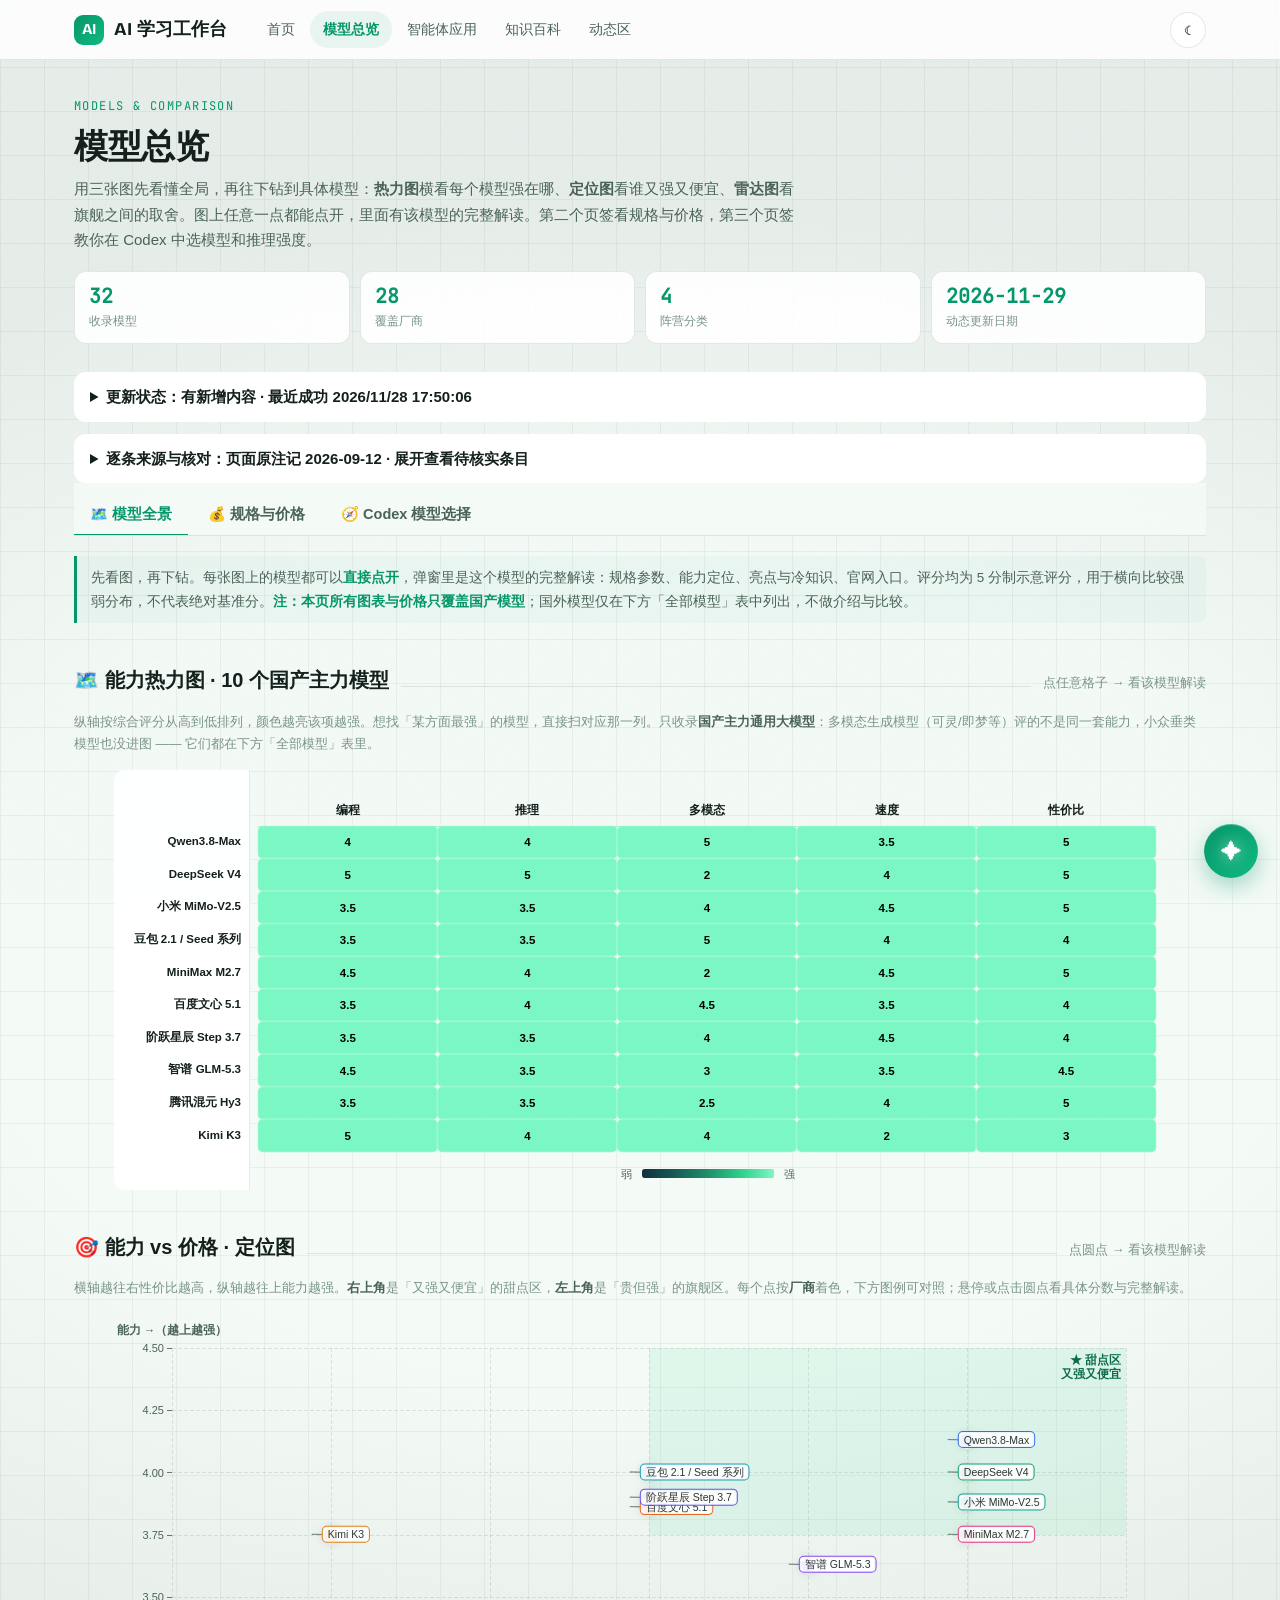
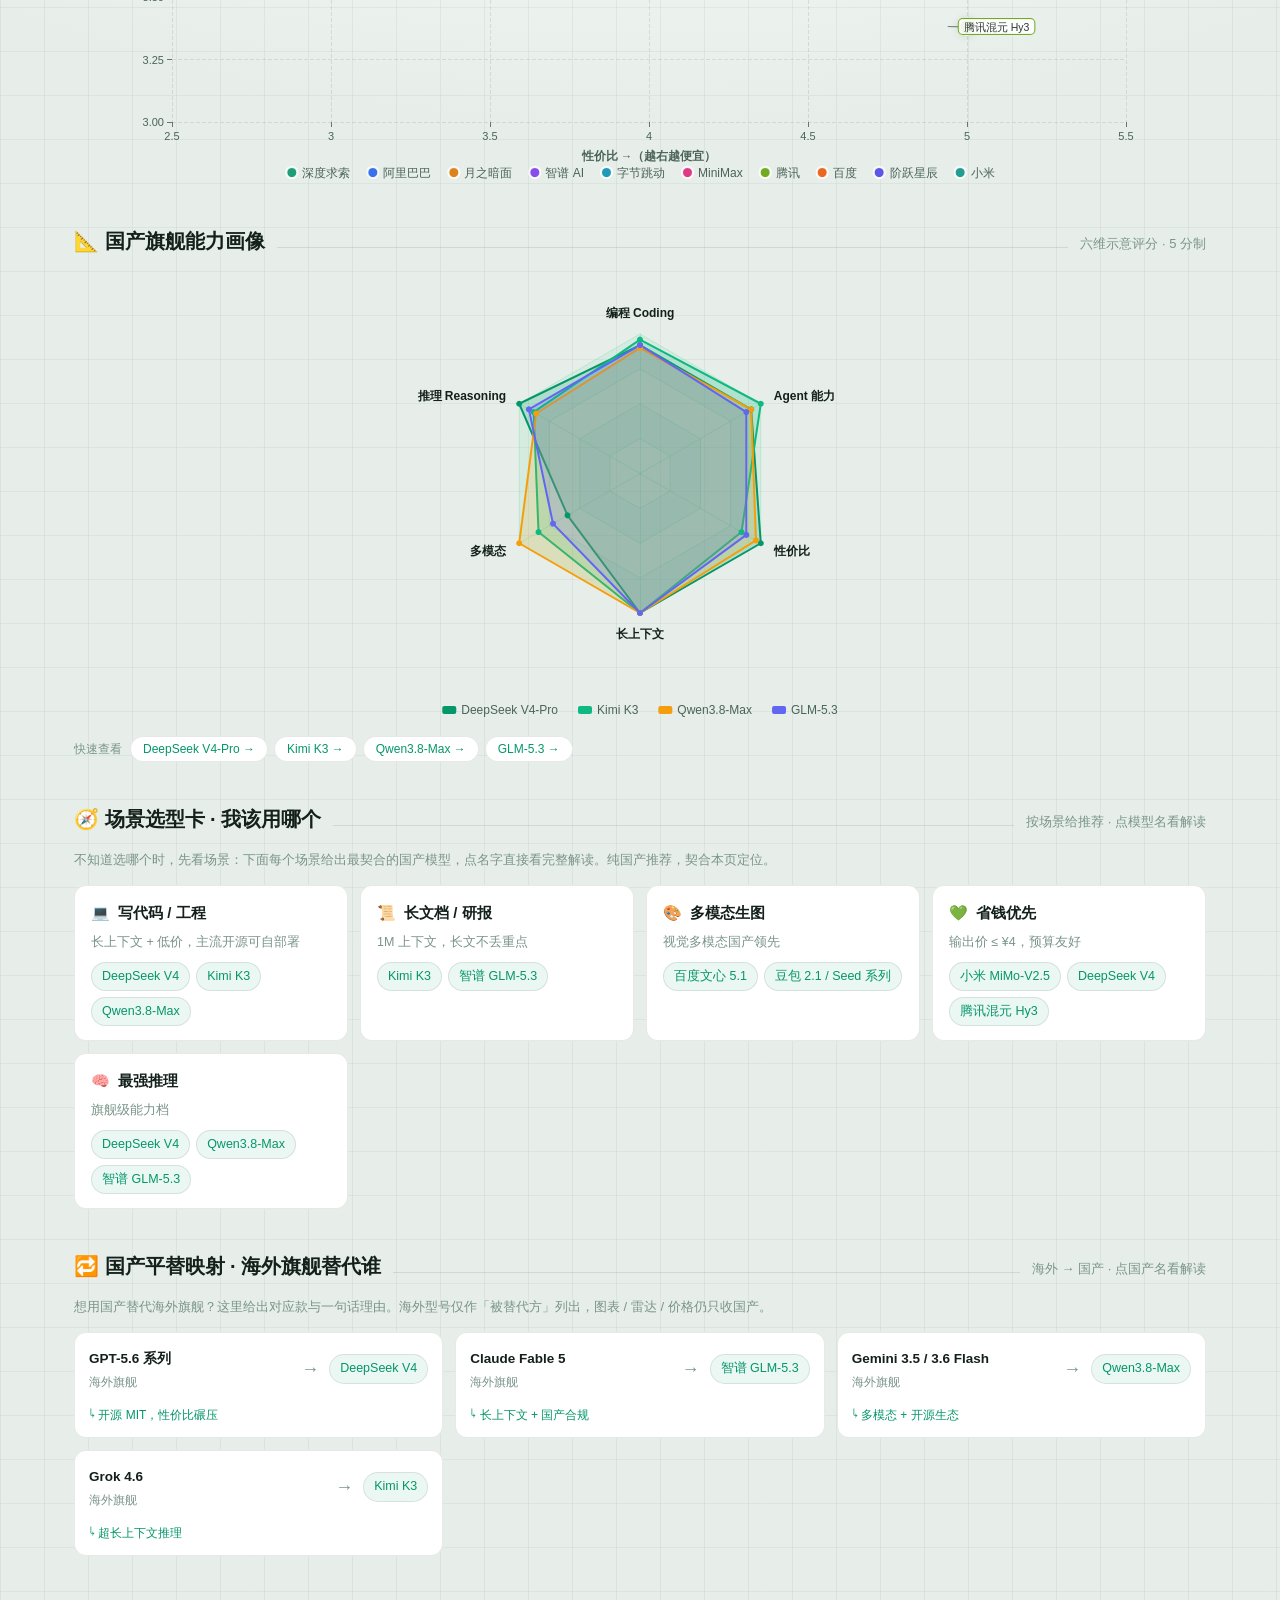
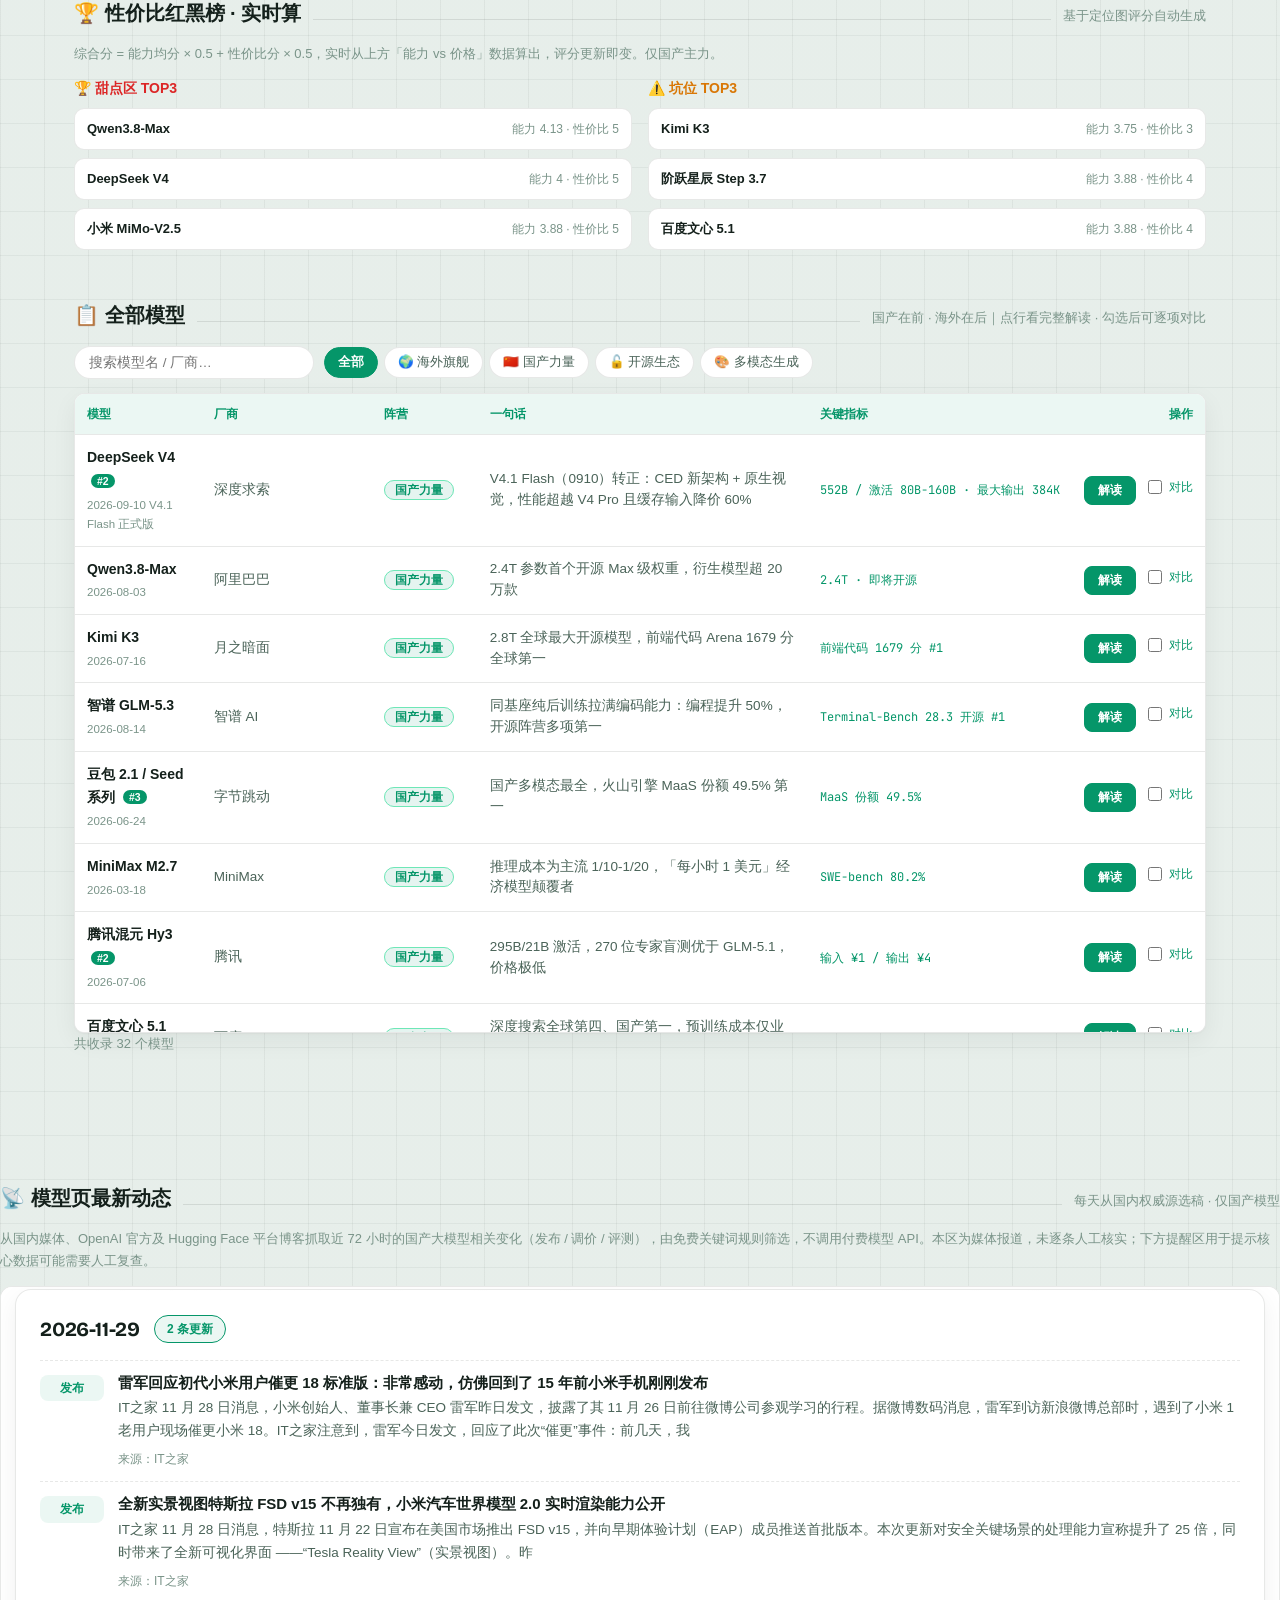
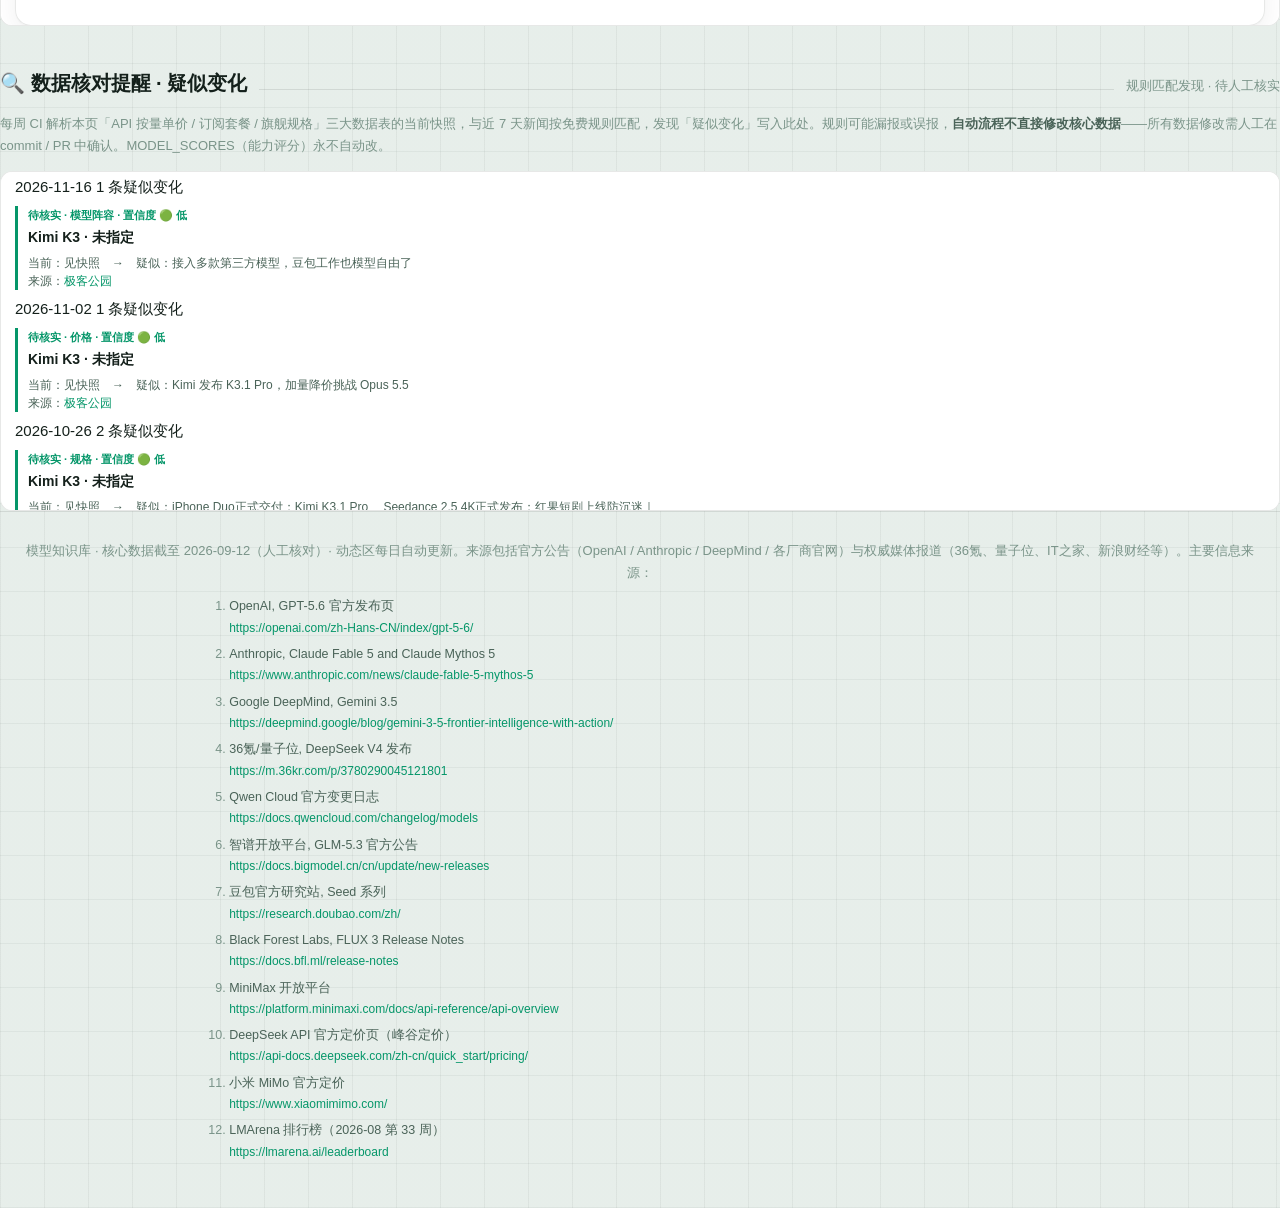
<file: comparison.html>
<!DOCTYPE html>
<html lang="zh-CN">
<head>
<meta charset="UTF-8">
<meta http-equiv="refresh" content="0;url=models.html">
<title>跳转中…</title>
</head>
<body>
<p>模型对比已并入<a href="models.html">模型总览</a>，正在跳转…</p>
<script>location.href='models.html';</script>
</body>
</html>
</file>
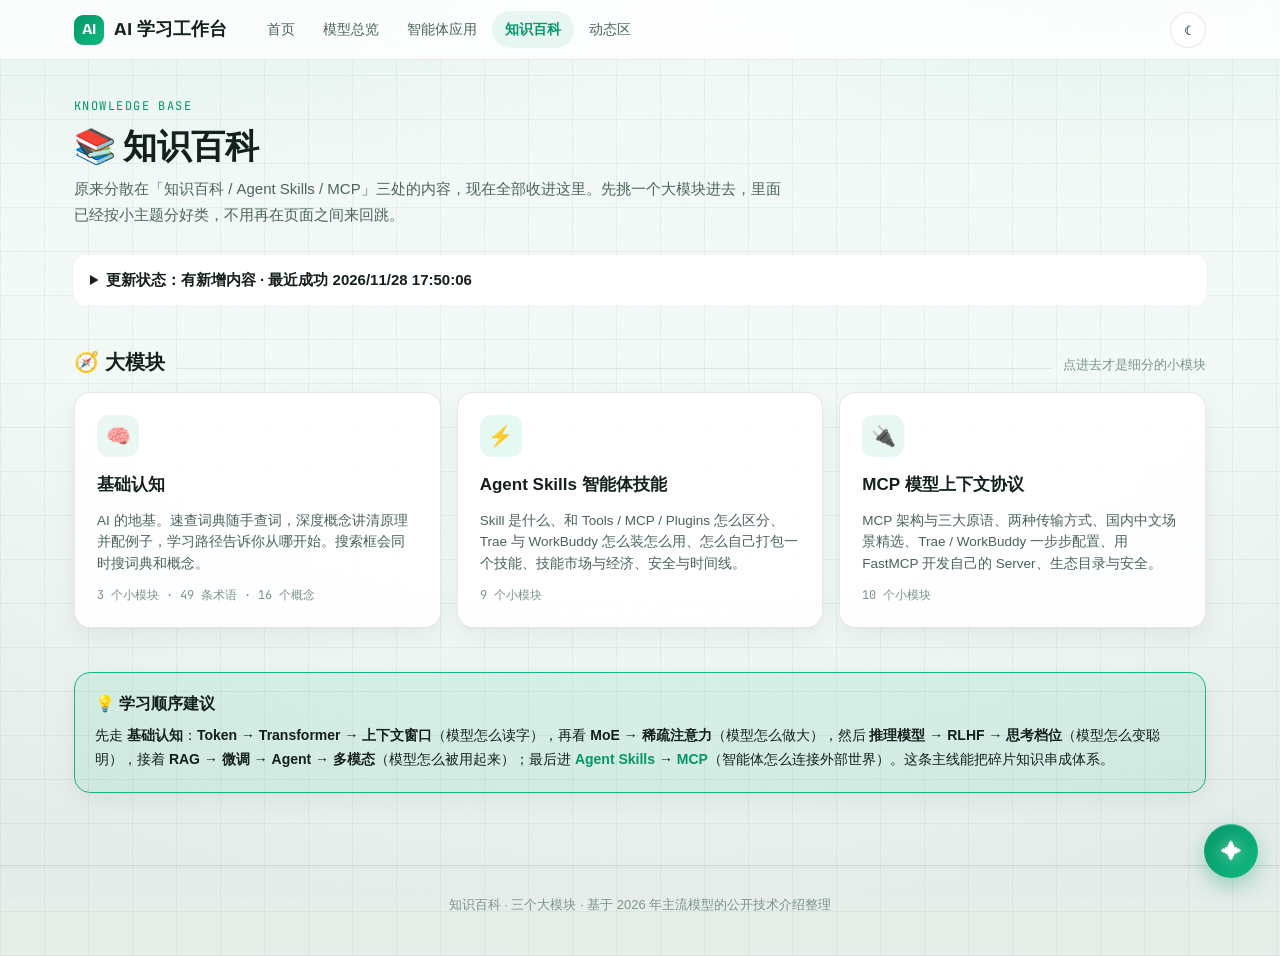
<file: concepts.html>
<!-- Generated by WorkBuddy -->
<!DOCTYPE html>
<html lang="zh-CN">
<head>
<meta charset="UTF-8">
<meta name="viewport" content="width=device-width, initial-scale=1.0, maximum-scale=1.0, user-scalable=no">
<meta name="theme-color" content="#0A1512">
<meta name="apple-mobile-web-app-capable" content="yes">
<meta name="apple-mobile-web-app-status-bar-style" content="black-translucent">
<meta name="apple-mobile-web-app-title" content="AI工作台">
<link rel="manifest" href="./manifest.json">
<link rel="apple-touch-icon" href="./assets/icon-192.png">
<link rel="icon" type="image/x-icon" href="./assets/ai-workbench.ico">
<title>知识百科 · AI 学习工作台</title>
<link rel="stylesheet" href="./_shared/css/app.css">
<link rel="stylesheet" href="./_shared/css/splash.css">
<style>
.wiki-grid { display:grid; grid-template-columns:repeat(auto-fit,minmax(260px,1fr)); gap:16px; }
@media (max-width:640px){ .wiki-grid { grid-template-columns:1fr; } }
</style>
</head>
<body>

<nav class="nav">
  <div class="nav-inner">
    <a class="brand" href="index.html">
      <span class="logo">AI</span>
      <span>AI 学习工作台</span>
    </a>
    <div class="nav-links">
      <a href="index.html">首页</a>
      <a href="models.html">模型总览</a>
      <a href="agents.html">智能体应用</a>
      <a href="concepts.html" class="active">知识百科</a>
      <a href="news.html">动态区</a>
    </div>
    <div class="nav-actions">
      <button class="theme-btn" data-theme-btn title="切换主题">☾</button>
    </div>
  </div>
</nav>

<div class="wrap">

  <section class="page-head">
    <span class="kicker">Knowledge Base</span>
    <h1>📚 知识百科</h1>
    <p class="sub">原来分散在「知识百科 / Agent Skills / MCP」三处的内容，现在全部收进这里。先挑一个大模块进去，里面已经按小主题分好类，不用再在页面之间来回跳。</p>
  </section>

  <section class="sec">
    <div class="sec-head"><h2>🧭 大模块</h2><div class="rule"></div><span class="hint">点进去才是细分的小模块</span></div>
    <div class="wiki-grid">

      <a class="mod-card" href="wiki-basics.html">
        <div class="icon i1">🧠</div>
        <div class="name">基础认知</div>
        <div class="desc">AI 的地基。速查词典随手查词，深度概念讲清原理并配例子，学习路径告诉你从哪开始。搜索框会同时搜词典和概念。</div>
        <div class="meta">3 个小模块 · 49 条术语 · 16 个概念</div>
      </a>

      <a class="mod-card" href="wiki-skills.html">
        <div class="icon i2">⚡</div>
        <div class="name">Agent Skills 智能体技能</div>
        <div class="desc">Skill 是什么、和 Tools / MCP / Plugins 怎么区分、Trae 与 WorkBuddy 怎么装怎么用、怎么自己打包一个技能、技能市场与经济、安全与时间线。</div>
        <div class="meta">9 个小模块</div>
      </a>

      <a class="mod-card" href="wiki-mcp.html">
        <div class="icon i3">🔌</div>
        <div class="name">MCP 模型上下文协议</div>
        <div class="desc">MCP 架构与三大原语、两种传输方式、国内中文场景精选、Trae / WorkBuddy 一步步配置、用 FastMCP 开发自己的 Server、生态目录与安全。</div>
        <div class="meta">10 个小模块</div>
      </a>

    </div>
  </section>

  <section class="sec">
    <div class="card" style="background:var(--accent2-soft);border-color:var(--accent2)">
      <h3 style="font-size:16px">💡 学习顺序建议</h3>
      <p style="font-size:14px;margin:0">先走 <b>基础认知</b>：<b>Token → Transformer → 上下文窗口</b>（模型怎么读字），再看 <b>MoE → 稀疏注意力</b>（模型怎么做大），然后 <b>推理模型 → RLHF → 思考档位</b>（模型怎么变聪明），接着 <b>RAG → 微调 → Agent → 多模态</b>（模型怎么被用起来）；最后进 <b><a href="wiki-skills.html" style="color:var(--accent)">Agent Skills</a></b> → <b><a href="wiki-mcp.html" style="color:var(--accent)">MCP</a></b>（智能体怎么连接外部世界）。这条主线能把碎片知识串成体系。</p>
    </div>
  </section>

</div>

<footer>
  <div>知识百科 · 三个大模块 · 基于 2026 年主流模型的公开技术介绍整理</div>
</footer>

<script src="./_shared/js/app.js"></script>
<script src="./_shared/js/splash.js"></script>
</body>
</html>
</file>
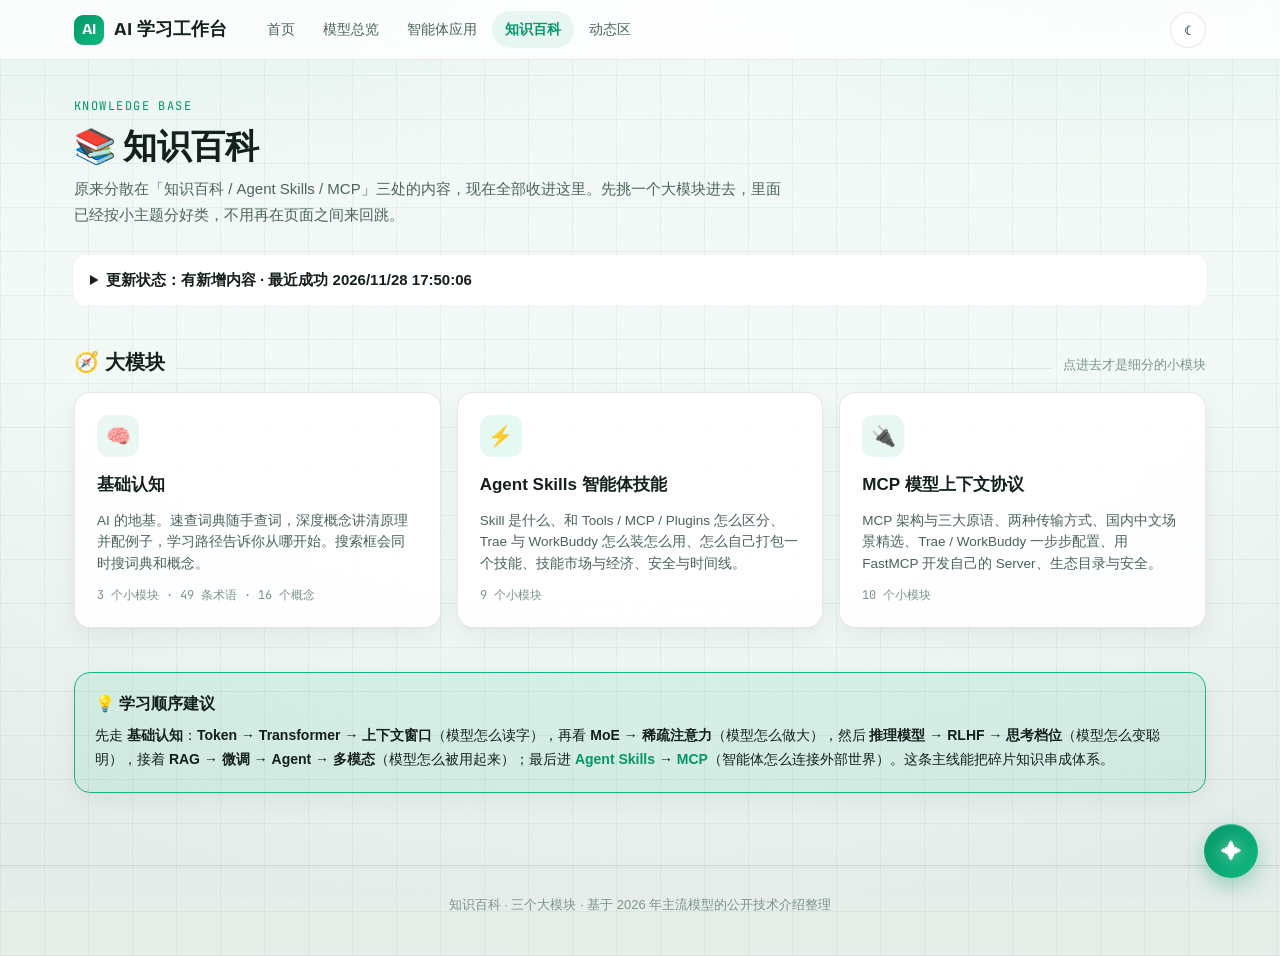
<file: glossary.html>
<!DOCTYPE html>
<html lang="zh-CN">
<head>
<meta charset="UTF-8">
<meta http-equiv="refresh" content="0;url=concepts.html">
<title>跳转中…</title>
</head>
<body>
<p>术语词典已并入<a href="concepts.html">知识百科</a>，正在跳转…</p>
<script>location.href='concepts.html';</script>
</body>
</html>
</file>
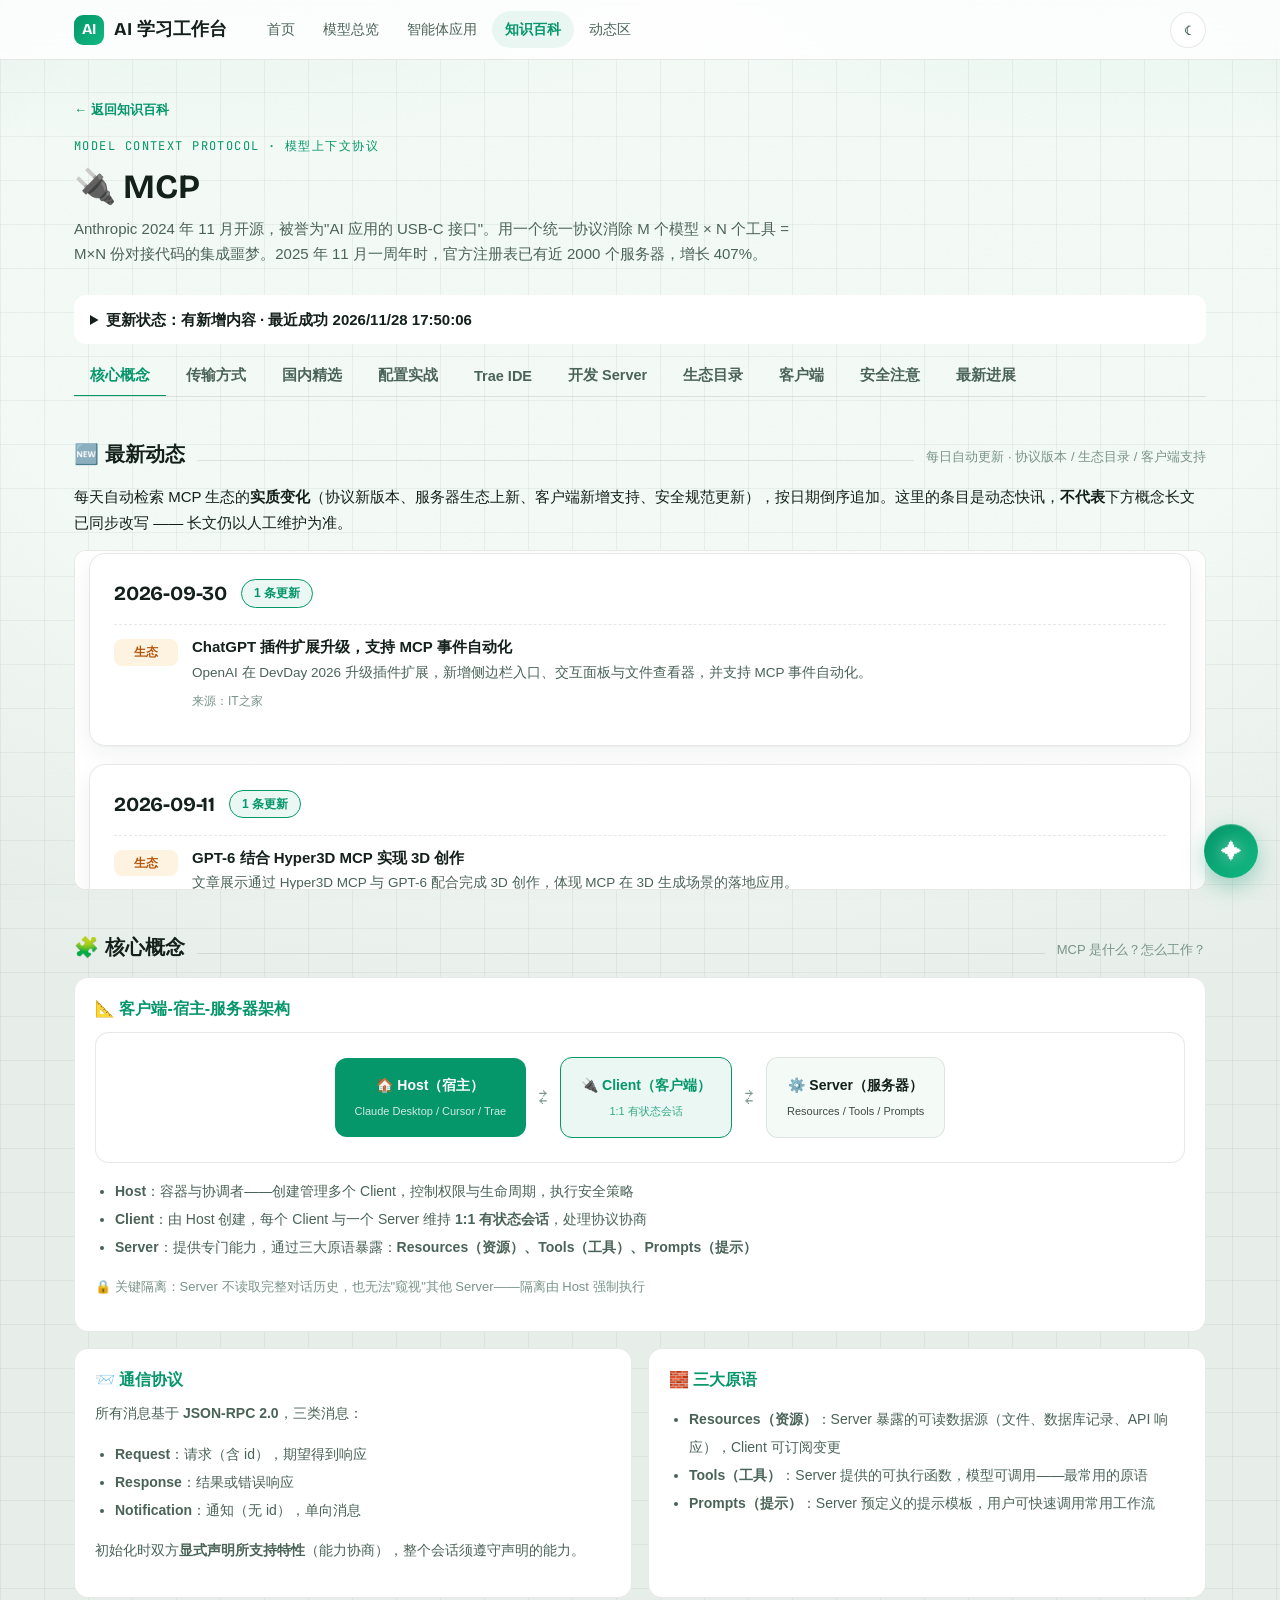
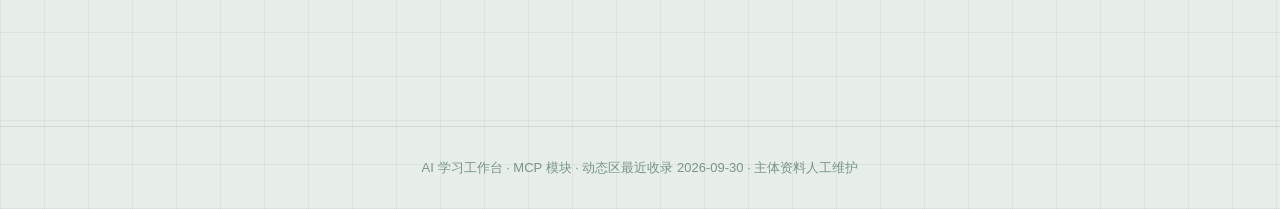
<file: mcp.html>
<!DOCTYPE html>
<html lang="zh-CN">
<head>
<meta charset="UTF-8">
<meta http-equiv="refresh" content="0;url=wiki-mcp.html">
<title>跳转中…</title>
</head>
<body>
<p>MCP 协议 已并入<a href="concepts.html">知识百科</a>，正在跳转…</p>
<script>location.href='wiki-mcp.html';</script>
</body>
</html>
</file>
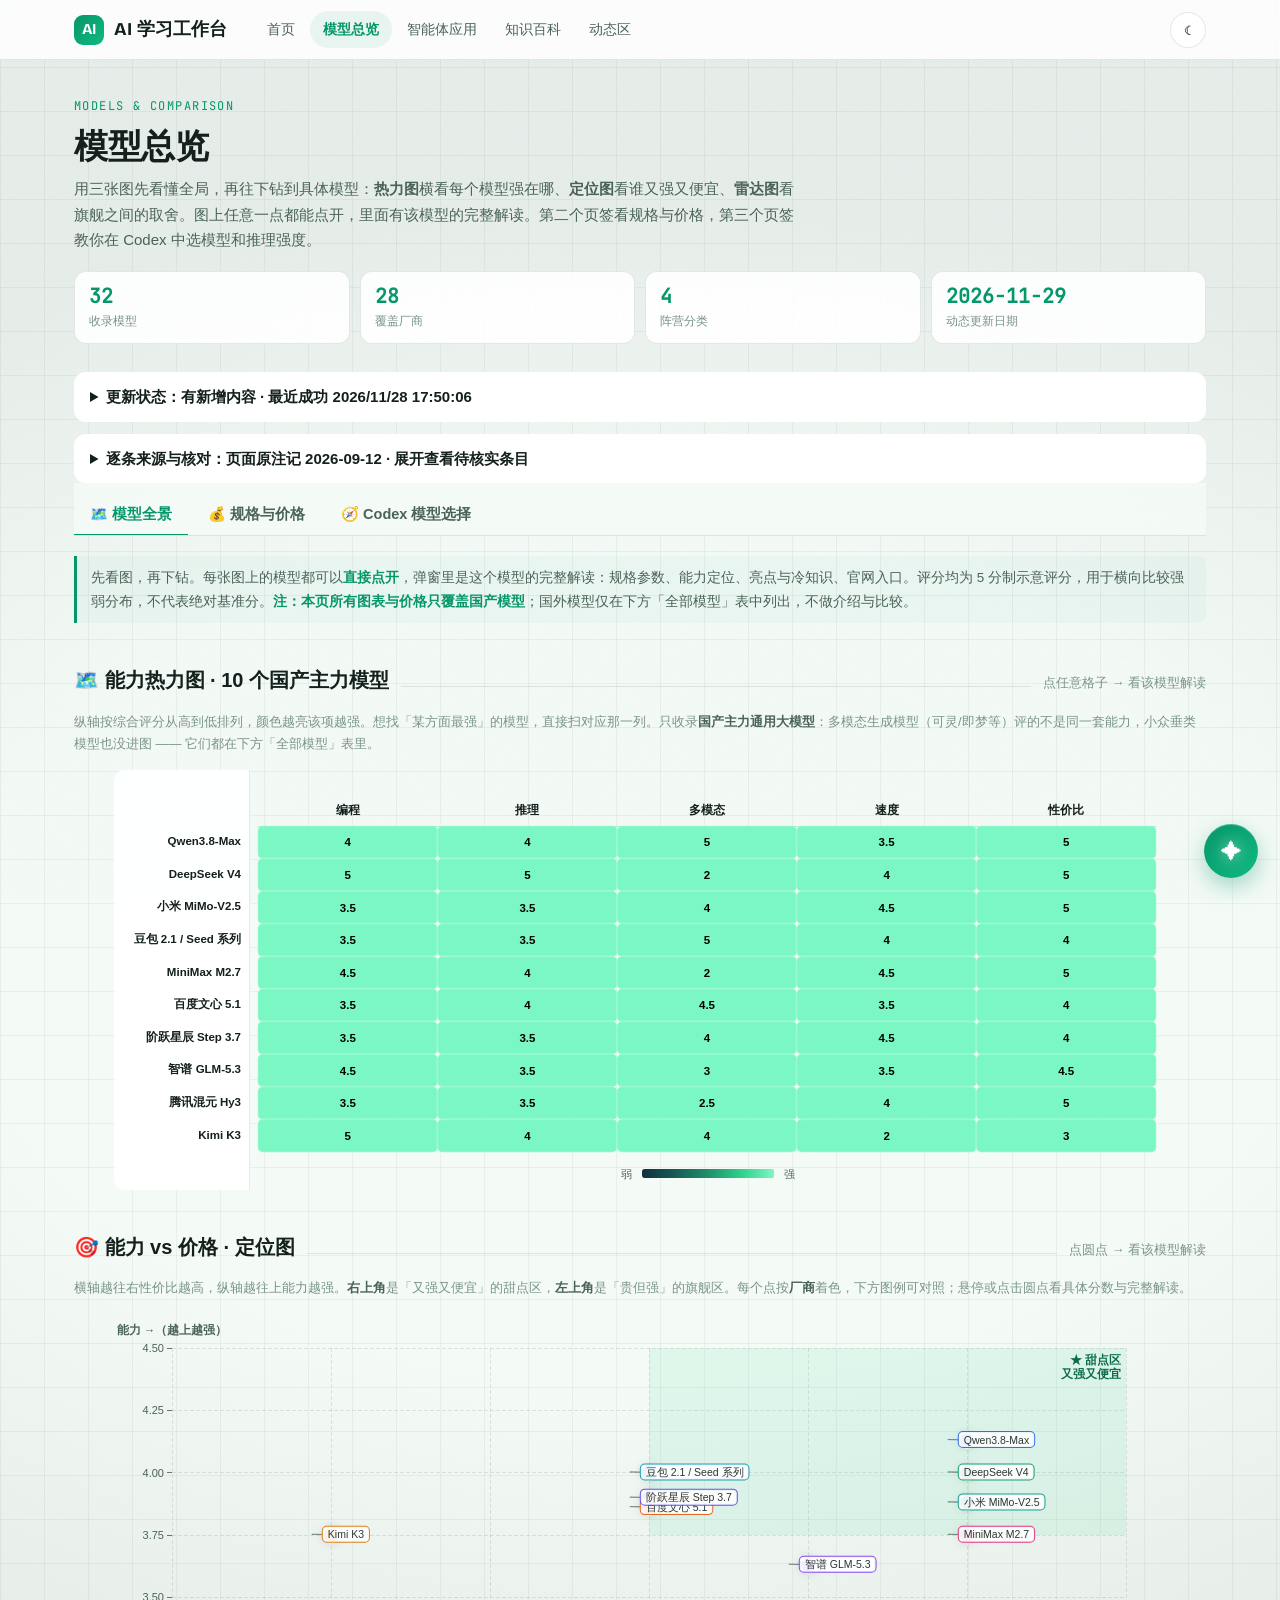
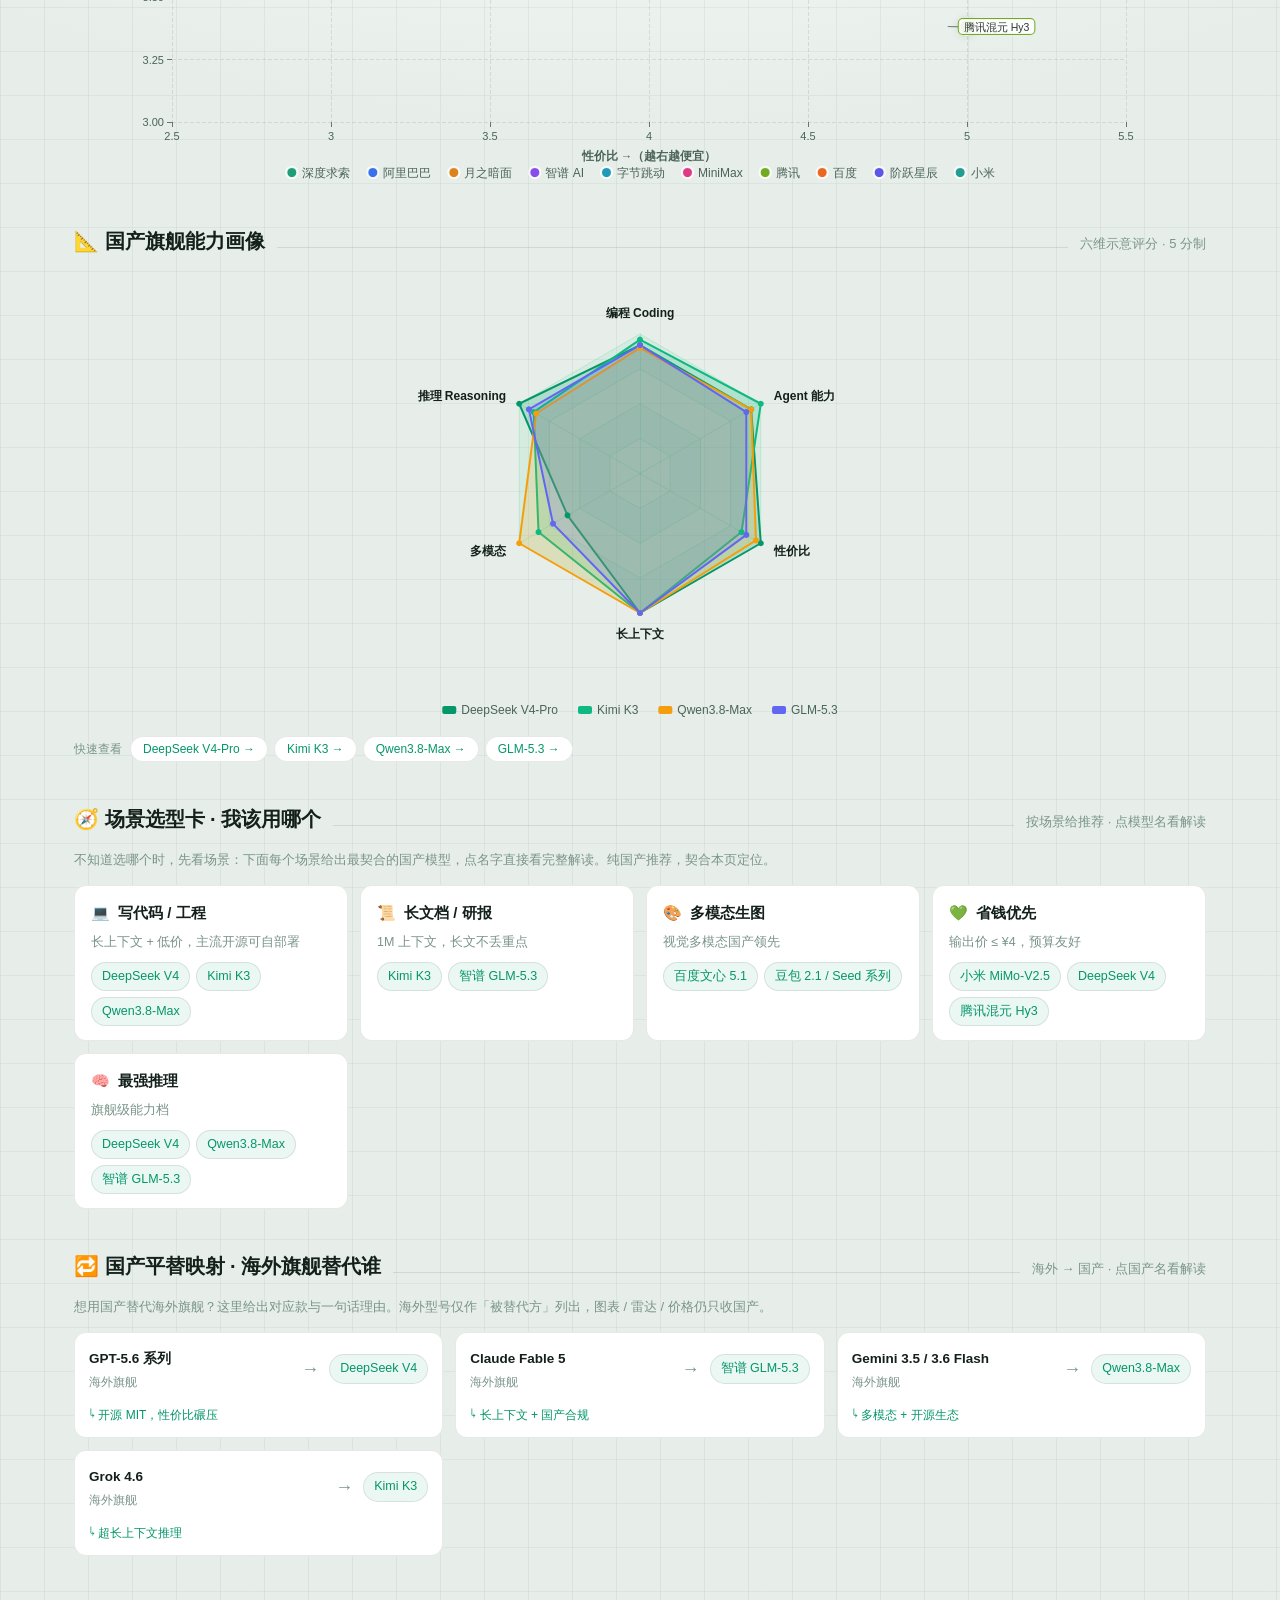
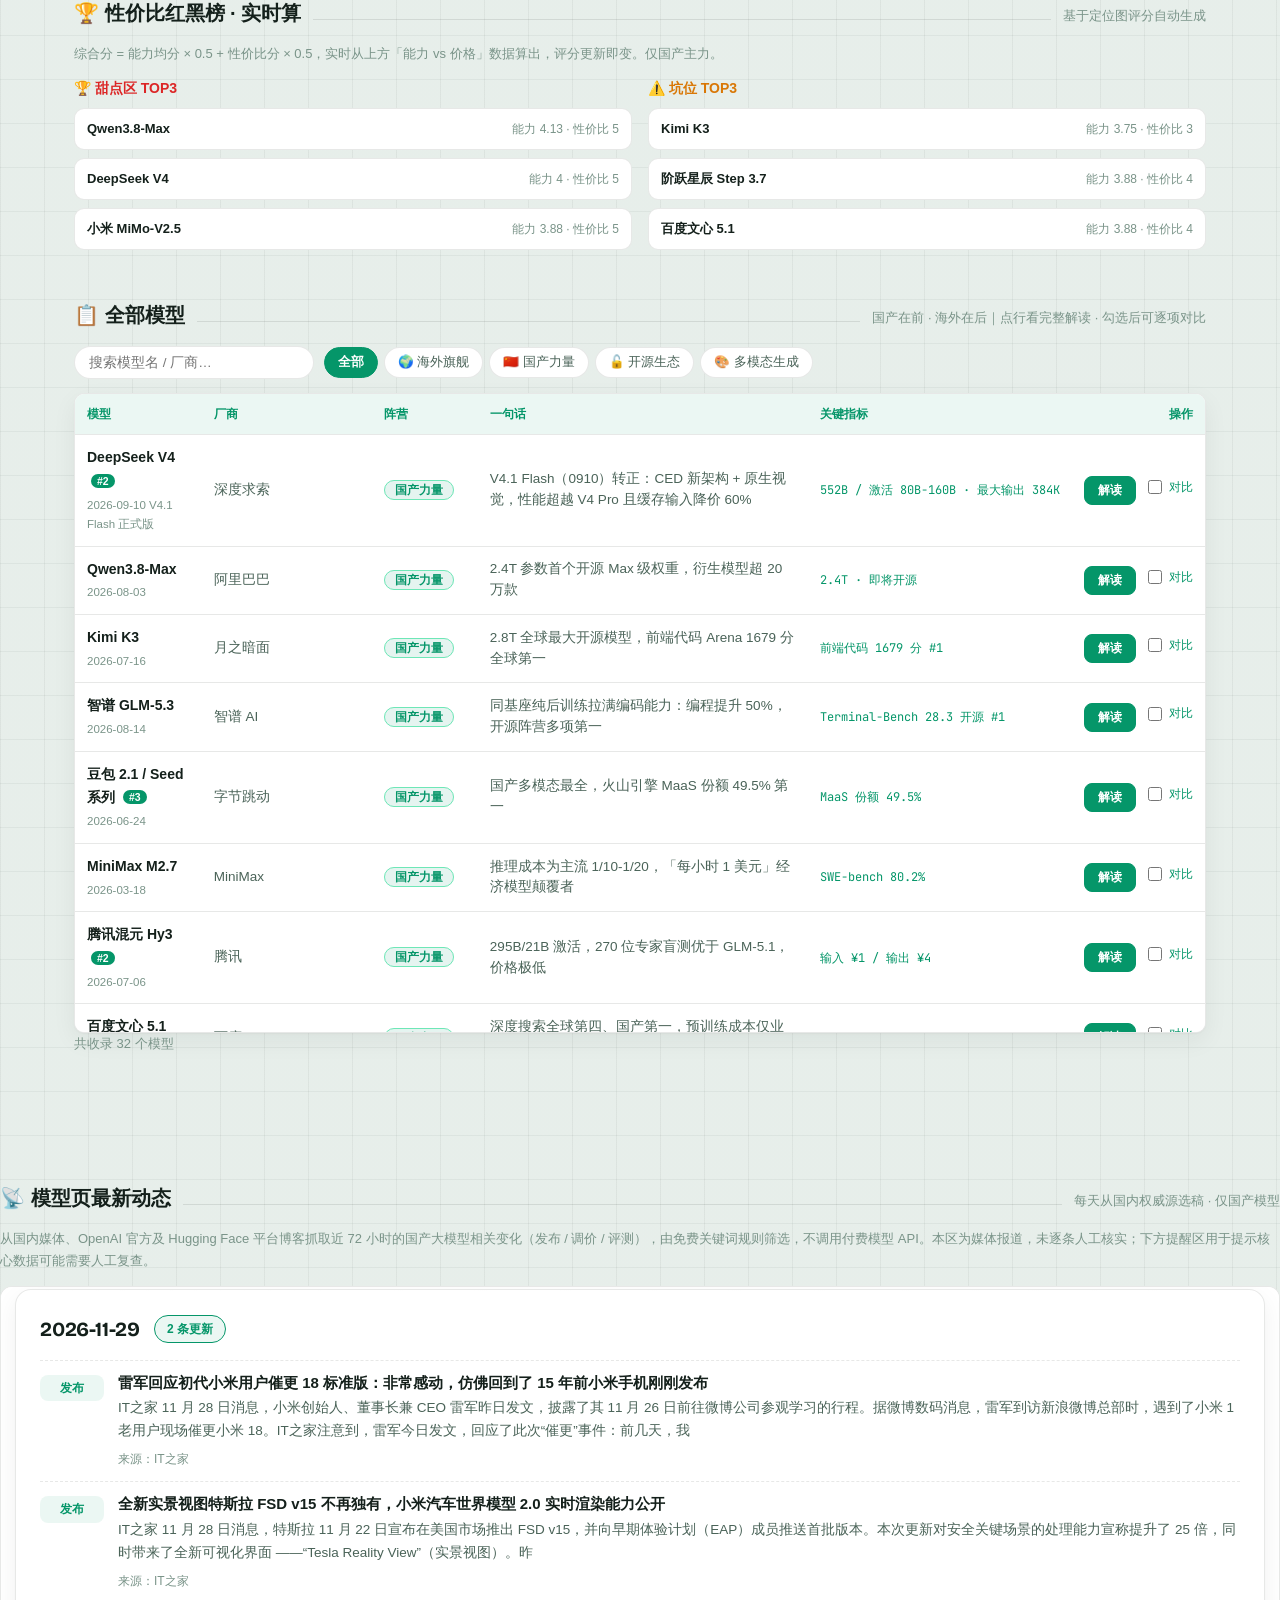
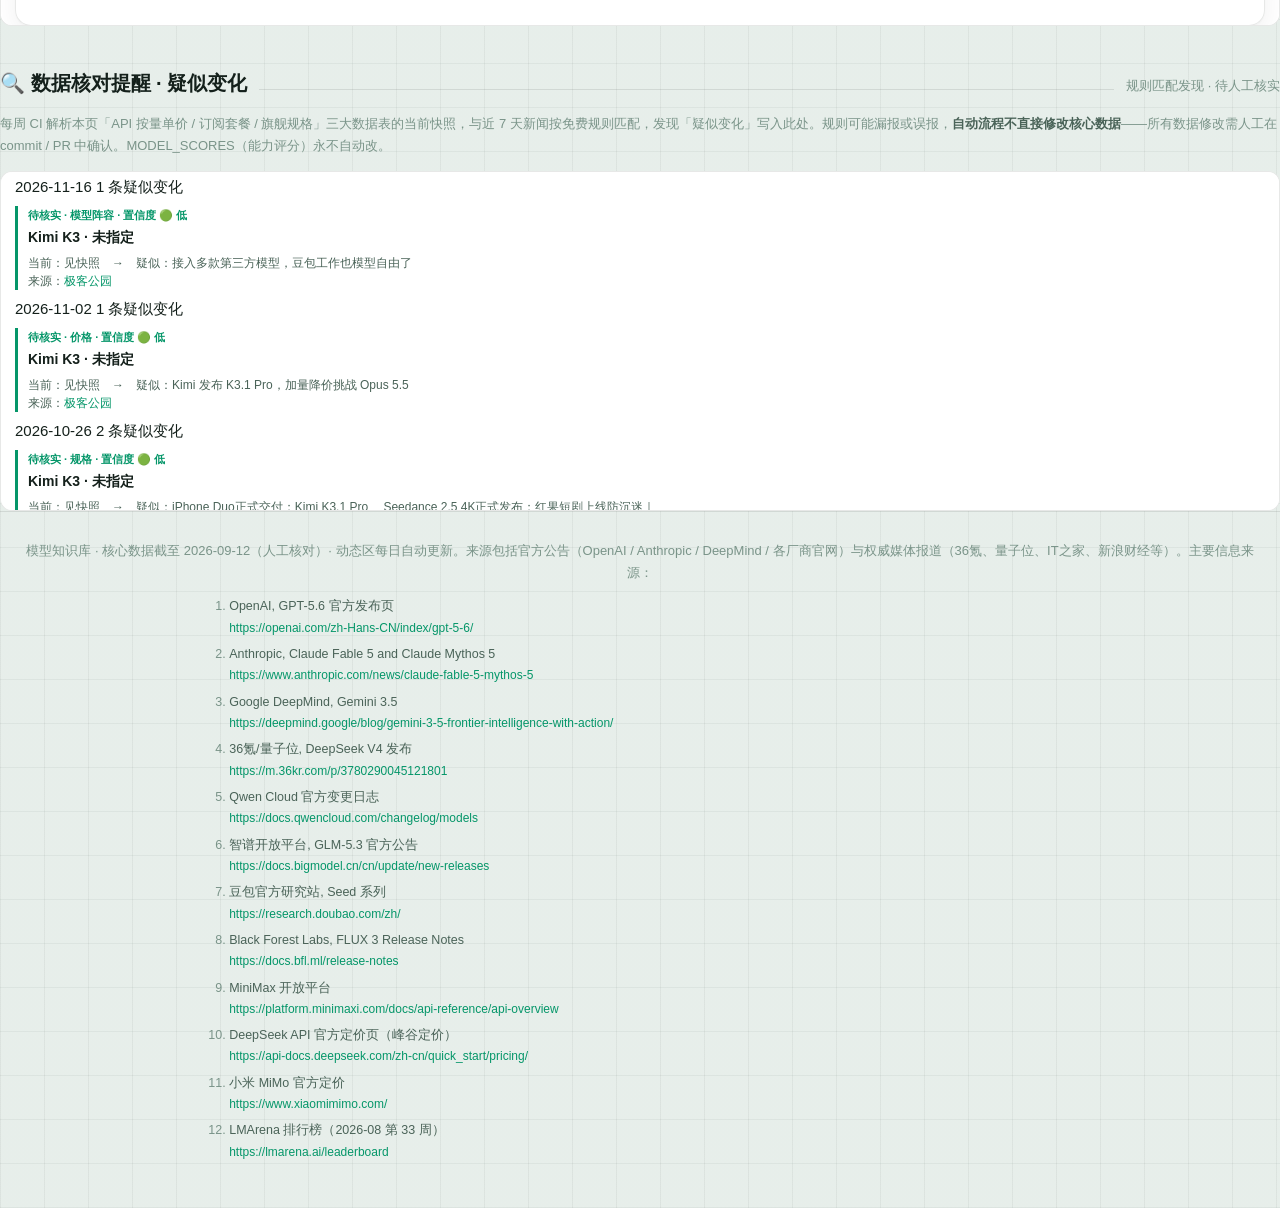
<file: models.html>
<!-- Generated by Trae Work -->
<!DOCTYPE html>
<html lang="zh-CN">
<head>
<meta charset="UTF-8">
<meta name="viewport" content="width=device-width, initial-scale=1.0, maximum-scale=1.0, user-scalable=no">
<meta name="theme-color" content="#0A1512">
<meta name="apple-mobile-web-app-capable" content="yes">
<meta name="apple-mobile-web-app-status-bar-style" content="black-translucent">
<meta name="apple-mobile-web-app-title" content="AI工作台">
<link rel="manifest" href="./manifest.json">
<link rel="apple-touch-icon" href="./assets/icon-192.png">
<link rel="icon" type="image/x-icon" href="./assets/ai-workbench.ico">
<title>模型总览 · AI 学习工作台</title>
<link rel="stylesheet" href="./_shared/css/app.css">
<link rel="stylesheet" href="./_shared/css/splash.css">
<style>
/* ---- 热力图：左列固定 + 右侧横向滚动（2026-09-11）----
   原先整张图一起横向滚动，滑动看维度时左边的模型名会跟着跑掉、认不出哪行是哪家。
   现在把 Y 轴标签搬到独立的左列（自绘 DOM），只有右侧格子区滚动。
   两列行高由 charts.js 实测后写入内联样式，保证像素级对齐。 */
.heat-wrap {
  display: flex;
  align-items: stretch;
  border-radius: var(--radius);
  overflow: hidden;
}
.heat-y-axis {
  flex: none;
  /* 宽度下限按真实数据算过：最长的不可断行名是 Qwen3.8-Max（11.5px 字号下约 70px），
     加左右内边距 16px → 内容区至少要 86px。给到 88px 起步，长名自动换行到第二行。 */
  width: clamp(88px, 22%, 136px);
  background: color-mix(in srgb, var(--bg2) 92%, transparent);
  border-right: 1px solid var(--rule);
  /* wrap 有圆角，这里接管左侧两角；右侧两个直角紧贴 heat-scroll */
  border-top-left-radius: var(--radius);
  border-bottom-left-radius: var(--radius);
  z-index: 1;
}
.heat-y-axis__row {
  display: flex;
  align-items: center;
  justify-content: flex-end;
  padding: 0 8px 0 6px;
  font-size: 11.5px;
  font-weight: 600;
  color: var(--ink);
  line-height: 1.18;
  text-align: right;
  cursor: pointer;
  overflow: hidden;
  -webkit-tap-highlight-color: transparent;
}
.heat-y-axis__row span {
  display: -webkit-box;
  -webkit-line-clamp: 2;
  -webkit-box-orient: vertical;
  overflow: hidden;
  overflow-wrap: anywhere;   /* 像 Qwen3.8-Max 这种长串也能断行兜底 */
  word-break: break-word;
}
.heat-y-axis__row:hover { color: var(--accent); }

.heat-scroll {
  flex: 1;
  min-width: 0;
  overflow: hidden;              /* 桌面端不留滚动条 */
  /* wrap 外层有圆角，左列继承左侧两角；这里只接管右侧两角 */
  border-top-right-radius: var(--radius);
  border-bottom-right-radius: var(--radius);
  /* 接缝只用静态 border，不用 inset box-shadow ——
     inset 阴影画在内容之上，横向滚动时每帧都要重绘，是卡顿源之一。 */
  position: relative;
  z-index: 0;
}
.heat-scroll::-webkit-scrollbar { height: 6px; }
.heat-scroll::-webkit-scrollbar-thumb { background: var(--rule); border-radius: 3px; }

/* 窄屏才真正可滚：宽度由 charts.js 钉住，靠滑动看全 5 列 */
@media (max-width: 640px) {
  .heat-scroll {
    overflow-x: auto;
    -webkit-overflow-scrolling: touch;
    overflow-y: hidden;
    touch-action: pan-x pan-y;
    overscroll-behavior-x: contain;
    /* 右侧渐隐：暗示"还有内容" */
    background:
      linear-gradient(to left, var(--bg) 0%, transparent 24px) right center / 24px 100% no-repeat;
  }
  .heat-scroll > div { max-width: none; }
}

/* ---- 图表容器：移动端横向滚动（热力图列多，靠滑动看全而不是压缩） ---- */
.chart-scroll-x {
  overflow-x: auto;
  -webkit-overflow-scrolling: touch;
  overflow-y: hidden;
  border-radius: var(--radius);
  /* 滑动提示：右侧渐隐，暗示"还有内容" */
  background:
    linear-gradient(to left, var(--bg) 0%, transparent 24px) right center / 24px 100% no-repeat;
}
.chart-scroll-x::-webkit-scrollbar { height: 6px; }
.chart-scroll-x::-webkit-scrollbar-thumb { background: var(--rule); border-radius: 3px; }

/* ---- 视图切换 ---- */
.view-tabs { display:flex; gap:0; margin:0 0 20px; border-bottom:2px solid var(--rule); overflow-x:auto; -webkit-overflow-scrolling:touch; }
.view-tab {
  padding:10px 16px; border:none; background:none; cursor:pointer;
  font-size:14px; font-weight:600; color:var(--muted); white-space:nowrap;
  border-bottom:3px solid transparent; transition:color .15s,border-color .15s;
  -webkit-tap-highlight-color:transparent;
}
.view-tab:hover { color:var(--ink); }
.view-tab.active { color:var(--accent); border-bottom-color:var(--accent); }
.view-pane { display:none; }
.view-pane.active { display:block; }

/* ---- 排行榜 ---- */
.rank-grid { display:grid; grid-template-columns:repeat(2,1fr); gap:20px; margin-top:16px; }
.rank-box {
  background: color-mix(in srgb, var(--bg2) 88%, transparent);
  border:1px solid var(--rule);
  border-radius:var(--radius-lg);
  padding:20px;
  box-shadow:var(--shadow);
}
.rank-box h3 { font-size:15px; margin:0 0 14px; display:flex; align-items:center; gap:8px; }
.rank-list { display:flex; flex-direction:column; gap:8px; }
.rank-sub { display:flex; flex-direction:column; gap:6px; }
.rank-sub + .rank-sub { margin-top:10px; padding-top:10px; border-top:1px dashed var(--rule); }
.rank-sub-label { font-size:12px; font-weight:700; color:var(--faint); margin-bottom:2px; }
.rank-row {
  display:flex; align-items:center; gap:10px;
  padding:7px 10px; border-radius:8px;
  background: color-mix(in srgb, var(--bg) 50%, transparent);
  transition: background .15s;
}
.rank-row:hover { background: var(--accent-soft); }
.rank-num {
  flex:none; width:24px; height:24px; border-radius:50%;
  display:grid; place-items:center; font-size:12px; font-weight:700;
  background:var(--accent-soft); color:var(--accent);
}
.rank-sub .rank-row:nth-of-type(1) .rank-num { background:linear-gradient(135deg,#F59E0B,#D97706); color:#fff; }
.rank-sub .rank-row:nth-of-type(2) .rank-num { background:linear-gradient(135deg,#9CA3AF,#6B7280); color:#fff; }
.rank-sub .rank-row:nth-of-type(3) .rank-num { background:linear-gradient(135deg,#D97706,#92400E); color:#fff; }
.rank-name { flex:1; font-size:13.5px; font-weight:600; color:var(--ink); }
.rank-score { font-family:var(--font-mono); font-size:12px; color:var(--accent); font-weight:600; flex:none; }
.rank-bar-bg { flex:none; width:80px; height:6px; border-radius:3px; background:var(--rule); overflow:hidden; }
.rank-bar-fill { height:100%; border-radius:3px; background:linear-gradient(90deg,var(--accent),var(--accent2)); }

/* ---- 紧凑卡片 ---- */
.mini-card {
  background: color-mix(in srgb, var(--bg2) 88%, transparent);
  border:1px solid var(--rule);
  border-radius:var(--radius-lg);
  padding:16px 18px;
  box-shadow:var(--shadow);
  cursor:pointer;
  transition: transform .18s, box-shadow .18s, border-color .18s;
  display:flex; flex-direction:column; gap:8px;
}
.mini-card:hover { transform:translateY(-3px); box-shadow:var(--shadow-lg); border-color:var(--accent); }
.mini-card .mc-top { display:flex; align-items:flex-start; justify-content:space-between; gap:8px; }
.mini-card .mc-name { font-size:16px; font-weight:700; color:var(--ink); }
.mini-card .mc-vendor { font-size:12px; color:var(--faint); margin-top:2px; }
.mini-card .mc-badge {
  flex:none; font-size:11px; font-weight:700; padding:2px 8px; border-radius:999px;
  background:var(--accent-soft); color:var(--accent); border:1px solid var(--accent);
}
.mini-card .mc-tags { display:flex; flex-wrap:wrap; gap:5px; }
.mini-card .mc-tags .tag { font-size:11px; padding:2px 8px; }
.mini-card .mc-summary { font-size:13px; color:var(--muted); line-height:1.55; flex:1; }
.mini-card .mc-metric {
  font-size:12px; font-family:var(--font-mono); color:var(--accent);
  padding-top:8px; border-top:1px dashed var(--rule);
  display:flex; justify-content:space-between; align-items:center;
}
.mini-card .mc-metric .arrow { color:var(--accent); font-weight:700; }

/* ---- 分类标签 ---- */
.cat-tabs { display:flex; gap:4px; border-bottom:1px solid var(--rule); margin-bottom:18px; overflow-x:auto; scrollbar-width:none; }
.cat-tabs::-webkit-scrollbar { display:none; }
.cat-tab {
  border:none; background:none; padding:9px 16px; font-size:14px; font-weight:600;
  color:var(--muted); cursor:pointer; border-bottom:2px solid transparent;
  margin-bottom:-1px; white-space:nowrap; transition:color .15s; font-family:var(--font-sans);
}
.cat-tab:hover { color:var(--ink); }
.cat-tab.active { color:var(--accent); border-bottom-color:var(--accent); }

/* ---- 详情弹窗 ---- */
.modal-overlay {
  position:fixed; inset:0; z-index:200; display:none;
  background:rgba(0,0,0,0.45); backdrop-filter:blur(4px);
  align-items:flex-start; justify-content:center; padding:40px 20px;
  overflow-y:auto;
}
.modal-overlay.open { display:flex; }
.modal-box {
  background:var(--bg2); border:1px solid var(--rule);
  border-radius:var(--radius-lg); max-width:640px; width:100%;
  box-shadow:var(--shadow-lg); padding:28px 30px; margin:auto;
  animation: modalIn .25s ease;
}
@keyframes modalIn { from { opacity:0; transform:translateY(20px); } to { opacity:1; transform:translateY(0); } }
.modal-close {
  float:right; width:32px; height:32px; border-radius:50%;
  border:1px solid var(--rule); background:var(--bg); color:var(--muted);
  cursor:pointer; font-size:16px; display:grid; place-items:center;
  transition:all .15s;
}
.modal-close:hover { color:var(--danger); border-color:var(--danger); }
.modal-box h2 { font-size:22px; margin:0 0 4px; }
.modal-box .modal-vendor { font-size:13px; color:var(--faint); margin-bottom:14px; }
.modal-box .modal-tags { margin-bottom:16px; }
.modal-box .modal-kv { display:grid; grid-template-columns:80px 1fr; gap:8px 12px; font-size:14px; margin-bottom:16px; }
.modal-box .modal-kv dt { color:var(--faint); font-size:13px; }
.modal-box .modal-kv dd { margin:0; color:var(--ink); }
.modal-box .modal-desc { font-size:14px; color:var(--muted); line-height:1.75; margin-bottom:14px; }
.modal-box .modal-fact {
  background:var(--accent-soft); border-left:3px solid var(--accent);
  border-radius:0 8px 8px 0; padding:12px 16px; font-size:13.5px; color:var(--ink);
}
.modal-box .modal-fact b { color:var(--accent); }
.modal-link {
  display: inline-flex; align-items: center; gap: 6px;
  margin-top: 16px; padding: 10px 18px;
  background: var(--accent); color: #fff !important;
  border-radius: 10px; font-size: 14px; font-weight: 600;
  text-decoration: none; transition: opacity .15s, transform .15s;
  -webkit-tap-highlight-color: transparent;
}
.modal-link:hover { opacity: 0.85; }
.modal-link:active { transform: scale(0.97); }

/* ---- 对比复选框 ---- */
.mc-compare {
  display:flex; align-items:center; gap:6px;
  font-size:12px; color:var(--accent); cursor:pointer;
  padding:4px 0; user-select:none; -webkit-tap-highlight-color:transparent;
}
.mc-compare input { accent-color:var(--accent); width:14px; height:14px; }

/* ---- 对比浮动栏 ---- */
.compare-bar {
  position:fixed; bottom:0; left:0; right:0; z-index:160;
  background:var(--bg2); border-top:2px solid var(--accent);
  box-shadow:0 -4px 20px rgba(0,0,0,0.12);
  padding:10px 16px; display:none; align-items:center; gap:10px;
  flex-wrap:wrap;
}
.compare-bar.show { display:flex; }
.compare-bar .cb-label { font-size:13px; font-weight:700; color:var(--accent); white-space:nowrap; }
.compare-bar .cb-tags { display:flex; gap:6px; flex-wrap:wrap; flex:1; }
.compare-bar .cb-tag {
  font-size:12px; padding:3px 10px; border-radius:999px;
  background:var(--accent-soft); color:var(--accent); border:1px solid var(--accent);
  display:flex; align-items:center; gap:4px;
}
.compare-bar .cb-tag .cb-rm { cursor:pointer; font-weight:700; }
.compare-bar .cb-btns { display:flex; gap:8px; }
.compare-bar .cb-btn {
  font-size:13px; font-weight:600; padding:6px 14px; border-radius:8px;
  border:none; cursor:pointer; font-family:var(--font-sans);
  -webkit-tap-highlight-color:transparent;
}
.compare-bar .cb-btn.primary { background:var(--accent); color:#fff; }
.compare-bar .cb-btn.ghost { background:var(--bg); color:var(--muted); border:1px solid var(--rule); }

/* ---- 对比结果区 ---- */
.compare-section { scroll-margin-top:80px; }
.compare-table-wrap { overflow-x:auto; -webkit-overflow-scrolling:touch; }
.compare-table { width:100%; border-collapse:collapse; font-size:13px; min-width:500px; }
.compare-table th, .compare-table td { padding:10px 14px; text-align:left; border-bottom:1px solid var(--rule); }
.compare-table th { background:var(--accent-soft); color:var(--accent); font-weight:700; white-space:nowrap; }
.compare-table td:first-child { font-weight:600; color:var(--faint); white-space:nowrap; }
.compare-chart-box { width:100%; min-height:380px; margin-top:16px; }

@media (max-width:700px) {
  .rank-grid { grid-template-columns:1fr; }
  .modal-overlay { padding:16px 10px; }
  .modal-box { padding:20px; }
  .compare-bar { bottom:56px; padding:8px 12px; }
  .compare-bar .cb-label { font-size:12px; }
  .stat-item { flex:1 1 calc(50% - 5px); padding:10px 12px; }
  .mtabs { padding-top:8px; margin-top:-8px; }
}

/* ---- 分块标签（吸顶） ---- */
.mtabs {
  position:sticky; top:var(--nav-h); z-index:60;
  background: color-mix(in srgb, var(--bg) 90%, transparent);
  backdrop-filter: blur(12px);
  padding-top:12px; margin-top:-12px;
}

/* ---- 页头数据速览 ---- */
.stat-bar { display:flex; flex-wrap:wrap; gap:10px; margin-top:18px; }
.stat-item {
  flex:1 1 140px;
  background: color-mix(in srgb, var(--bg2) 88%, transparent);
  border:1px solid var(--rule); border-radius:12px; padding:12px 14px;
}
.stat-item .sv { font-family:var(--font-mono); font-size:20px; font-weight:800; color:var(--accent); line-height:1.25; }
.stat-item .sv small { font-size:12px; font-weight:600; }
.stat-item .sl { font-size:12px; color:var(--faint); margin-top:2px; }

/* ---- 分块引导语 ---- */
.pane-lead {
  font-size:13.5px; color:var(--muted); line-height:1.75;
  margin:-2px 0 22px; padding:10px 14px 10px 14px;
  border-left:3px solid var(--accent);
  background: color-mix(in srgb, var(--accent-soft) 45%, transparent);
  border-radius:0 8px 8px 0;
}
.pane-lead b { color:var(--accent); }

/* ---- 小节说明文字 ---- */
.sec-note { font-size:13px; color:var(--faint); line-height:1.7; margin:0 0 14px; }
.sec-note b { color:var(--muted); }
.sub-h { font-size:15px; margin:26px 0 12px; color:var(--ink); }
.sub-h:first-of-type { margin-top:18px; }

/* ---- 筛选条：搜索 + chips ---- */
.filter-bar { display:flex; flex-wrap:wrap; gap:10px; align-items:center; margin-bottom:14px; }
.filter-input {
  flex:0 1 240px; min-width:180px;
  padding:8px 14px; font-size:13.5px; font-family:var(--font-sans);
  border:1px solid var(--rule); border-radius:999px;
  background:var(--bg2); color:var(--ink); outline:none;
  transition:border-color .15s, box-shadow .15s;
}
.filter-input:focus { border-color:var(--accent); box-shadow:0 0 0 3px var(--accent-soft); }
.filter-input::-webkit-search-cancel-button { cursor:pointer; }
.filter-chips { display:flex; flex-wrap:wrap; gap:6px; }
.fchip {
  font-size:12.5px; padding:6px 13px; border-radius:999px; cursor:pointer;
  border:1px solid var(--rule); background:var(--bg2); color:var(--muted);
  font-family:var(--font-sans); white-space:nowrap;
  transition:all .15s; -webkit-tap-highlight-color:transparent;
}
.fchip:hover { color:var(--ink); border-color:var(--accent); }
.fchip.active { background:var(--accent); border-color:var(--accent); color:#fff; font-weight:600; }

/* ---- 模型表 ---- */
.model-table { width:100%; border-collapse:collapse; font-size:13.5px; min-width:760px; }
.model-table th {
  text-align:left; padding:10px 12px; font-size:12px; font-weight:700;
  color:var(--accent); background:var(--accent-soft); white-space:nowrap;
  border-bottom:1px solid var(--rule);
}
.model-table td { padding:11px 12px; border-bottom:1px solid var(--rule); vertical-align:middle; }
.model-table tbody tr { cursor:pointer; transition:background .13s; }
.model-table tbody tr:hover { background:var(--accent-soft); }
.model-table .col-act { white-space:nowrap; text-align:right; }
.mt-name { font-size:14px; font-weight:700; color:var(--ink); }
.mt-sub { font-size:11.5px; color:var(--faint); margin-top:2px; }
.mt-rank {
  font-size:10.5px; font-weight:700; padding:1px 6px; border-radius:999px;
  background:var(--accent); color:#fff; margin-left:4px; vertical-align:1px;
}
.mt-vendor { color:var(--muted); white-space:nowrap; }
.mt-sum { color:var(--muted); line-height:1.55; min-width:220px; }
.mt-metric { font-family:var(--font-mono); font-size:12px; color:var(--accent); white-space:nowrap; }
.empty-row { text-align:center; color:var(--faint); padding:28px 12px; }
.cat-pill {
  font-size:11.5px; font-weight:600; padding:3px 10px; border-radius:999px;
  white-space:nowrap; border:1px solid;
}
.cat-pill.c-overseas   { color:#2563EB; border-color:#93C5FD; background:rgba(59,130,246,.10); }
.cat-pill.c-domestic   { color:#059669; border-color:#6EE7B7; background:rgba(5,150,105,.10); }
.cat-pill.c-opensource { color:#7C3AED; border-color:#C4B5FD; background:rgba(139,92,246,.10); }
.cat-pill.c-multimodal { color:#D97706; border-color:#FCD34D; background:rgba(245,158,11,.10); }
.mt-btn {
  font-size:12px; font-weight:600; padding:5px 13px; border-radius:8px;
  border:1px solid var(--accent); background:var(--accent); color:#fff;
  cursor:pointer; font-family:var(--font-sans); transition:opacity .15s;
}
.mt-btn:hover { opacity:.85; }
.mt-cmp {
  display:inline-flex; align-items:center; gap:4px; margin-left:8px;
  font-size:12px; color:var(--accent); cursor:pointer; white-space:nowrap;
}
.mt-cmp input { accent-color:var(--accent); width:14px; height:14px; }

/* ---- 雷达图下钻 chips ---- */
.drill-row { display:flex; flex-wrap:wrap; gap:8px; align-items:center; margin-top:14px; }
.drill-label { font-size:12px; color:var(--faint); }
.drill-chips { display:flex; flex-wrap:wrap; gap:6px; }
.drill-chip {
  font-size:12px; padding:5px 12px; border-radius:999px; cursor:pointer;
  border:1px solid var(--rule); background:var(--bg2); color:var(--accent);
  font-family:var(--font-sans); transition:all .15s; -webkit-tap-highlight-color:transparent;
}
.drill-chip:hover { border-color:var(--accent); background:var(--accent-soft); }

/* ---- 价格表：色标 / 开源列 / 排序 ---- */
.price-table { width:100%; border-collapse:collapse; font-size:13px; min-width:720px; }
.price-table th {
  text-align:left; padding:10px 12px; font-size:12px; font-weight:700;
  color:var(--accent); background:var(--accent-soft); white-space:nowrap;
  border-bottom:1px solid var(--rule);
}
.price-table td { padding:10px 12px; border-bottom:1px solid var(--rule); }
.price-table tbody tr { transition:background .13s; }
.price-table tbody tr:hover { background:var(--accent-soft); }
th.sortable { cursor:pointer; user-select:none; -webkit-tap-highlight-color:transparent; }
th.sortable:hover { background:var(--accent); color:#fff; }
th.sortable .sort-ico { opacity:.5; font-size:11px; }
th.sortable.asc .sort-ico, th.sortable.desc .sort-ico { opacity:1; font-weight:700; }
.p-tag { font-family:var(--font-mono); font-weight:700; white-space:nowrap; }
.p-tag small { display:block; font-size:10.5px; font-weight:500; color:var(--faint); font-family:var(--font-sans); }
.p-green  { color:#059669; }
.p-orange { color:#D97706; }
.p-red    { color:#DC2626; }
.p-gray   { color:var(--faint); font-weight:500; }
.os-yes { color:#059669; font-weight:600; }
.os-no  { color:var(--faint); }
.os-yes small, .os-no small { display:block; font-size:10.5px; font-weight:500; }

/* ---- 块内小节跳转 ---- */
.sub-nav { display:flex; flex-wrap:wrap; gap:8px; margin:0 0 22px; }
.sub-chip {
  font-size:12.5px; padding:6px 14px; border-radius:999px;
  border:1px solid var(--rule); background:var(--bg2); color:var(--muted);
  text-decoration:none; transition:all .15s; -webkit-tap-highlight-color:transparent;
}
.sub-chip:hover {
  color:var(--accent); border-color:var(--accent);
  background:var(--accent-soft); transform:translateY(-1px); text-decoration:none;
}
.anchor-sec { scroll-margin-top:calc(var(--nav-h) + 68px); }

/* ---- DeepSeek V4 峰谷定价对比 ---- */
.pricing-alert {
  background: color-mix(in srgb, #FEF3C7 80%, transparent);
  border: 1px solid #F59E0B;
  border-radius: var(--radius-lg);
  padding: 16px 20px;
  margin-bottom: 20px;
}
:root[data-theme="dark"] .pricing-alert {
  background: color-mix(in srgb, #78350F 30%, var(--bg2));
}
.pricing-alert h3 { font-size: 16px; margin: 0 0 8px; color: #92400E; }
:root[data-theme="dark"] .pricing-alert h3 { color: #FCD34D; }
.pricing-alert p { font-size: 13.5px; margin: 0; color: #78350F; line-height: 1.65; }
:root[data-theme="dark"] .pricing-alert p { color: #FDE68A; }
.pricing-compare-table { width: 100%; border-collapse: collapse; font-size: 13px; min-width: 640px; }
.pricing-compare-table th, .pricing-compare-table td { padding: 10px 12px; text-align: center; border-bottom: 1px solid var(--rule); }
.pricing-compare-table th { background: var(--accent-soft); color: var(--accent); font-weight: 700; white-space: nowrap; }
.pricing-compare-table th small { font-weight: 400; font-size: 11px; color: var(--faint); }
.pricing-compare-table td:first-child { text-align: left; font-weight: 600; color: var(--ink); white-space: nowrap; }
.pricing-compare-table .model-group { background: color-mix(in srgb, var(--accent-soft) 50%, transparent); font-weight: 700; color: var(--accent); text-align: center; }
.pricing-compare-table .price-current { color: var(--accent); font-weight: 600; }
.pricing-compare-table .price-offpeak { color: #D97706; font-weight: 600; }
.pricing-compare-table .price-peak { color: #DC2626; font-weight: 700; }
.pricing-compare-table .increase-low { color: #D97706; font-size: 12px; }
.pricing-compare-table .increase-high { color: #DC2626; font-size: 12px; font-weight: 700; }
.pricing-compare-table .increase-extreme {
  color: #fff; background: #DC2626; font-size: 11px; font-weight: 700;
  padding: 2px 8px; border-radius: 999px; display: inline-block;
}
/* ===== 新模块：场景选型卡 / 国产平替 / 性价比红黑榜 ===== */
.sc-cards { display:grid; grid-template-columns:repeat(auto-fill,minmax(260px,1fr)); gap:12px; }
.sc-card { border:1px solid var(--rule); border-radius:12px; padding:14px 16px; background:var(--bg2); }
.sc-card .sc-top { display:flex; align-items:center; gap:8px; font-weight:700; color:var(--ink); margin-bottom:6px; }
.sc-card .sc-why { font-size:12.5px; color:var(--faint); line-height:1.6; margin-bottom:10px; }
.sc-picks { display:flex; flex-wrap:wrap; gap:6px; }
.pick-pill { cursor:pointer; border:1px solid var(--rule); background:var(--accent-soft); color:var(--accent); font-size:12.5px; padding:3px 10px; border-radius:999px; transition:.15s; }
.pick-pill:hover { border-color:var(--accent); transform:translateY(-1px); }
.rep-list { display:grid; grid-template-columns:repeat(auto-fill,minmax(320px,1fr)); gap:12px; }
.rep-item { display:flex; flex-wrap:wrap; align-items:center; gap:10px; border:1px solid var(--rule); border-radius:12px; padding:12px 14px; background:var(--bg2); }
.rep-item .rep-from { flex:1; min-width:120px; }
.rep-item .rep-from b { color:var(--ink); font-size:13.5px; }
.rep-item .rep-from span { display:block; font-size:11.5px; color:var(--faint); margin-top:2px; }
.rep-arrow { color:var(--faint); font-size:18px; }
.rep-reason { flex-basis:100%; font-size:12px; color:var(--accent); margin-top:2px; }
.bang-wrap { display:grid; grid-template-columns:1fr 1fr; gap:16px; }
.bang-col h3 { font-size:14px; margin:0 0 10px; display:flex; align-items:center; gap:6px; }
.bang-col.red h3 { color:#DC2626; }
.bang-col.black h3 { color:#D97706; }
.bang-item { display:flex; align-items:center; justify-content:space-between; gap:10px; border:1px solid var(--rule); border-radius:10px; padding:9px 12px; margin-bottom:8px; background:var(--bg2); }
.bang-item .bi-name { font-weight:600; color:var(--ink); font-size:13px; cursor:pointer; }
.bang-item .bi-name:hover { color:var(--accent); }
.bang-item .bi-score { font-size:12px; color:var(--faint); white-space:nowrap; }
@media (max-width:640px){ .bang-wrap{ grid-template-columns:1fr; } }

/* ---- 模型页动态区：固定高度滚动框（v28，仿 wiki 两页风格） ----
   最新动态 + 数据核对提醒 两个区块都只增不减，不框起来会把下方正文越推越远。
   max-height 内部滚动；overscroll-behavior 防止框内滚到底后带动整页滚动。
   注：与 wiki-skills / wiki-mcp 的 .feed-scroll 定义一致（下次重构抽到 app.css）。 */
.feed-scroll {
  max-height: 340px;
  overflow-y: auto;
  overscroll-behavior: contain;
  border: 1px solid var(--rule);
  border-radius: 12px;
  background: var(--bg2);
  padding: 2px 14px;
  scrollbar-width: thin;
}
.feed-scroll::-webkit-scrollbar { width: 6px; }
.feed-scroll::-webkit-scrollbar-track { background: transparent; }
.feed-scroll::-webkit-scrollbar-thumb { background: var(--rule); border-radius: 3px; }
.feed-scroll::-webkit-scrollbar-thumb:hover { background: var(--muted); }
.verify-item { border-left: 3px solid var(--accent); padding-left: 10px; margin: 6px 0; }
.verify-item .vi-label { font-size: 11px; color: var(--accent); font-weight: 600; }
.verify-item .vi-title { font-size: 14px; font-weight: 600; margin-top: 2px; }
.verify-item .vi-evidence { font-size: 12px; color: var(--muted); margin-top: 4px; line-height: 1.5; }

@media (max-width:700px) {
  .feed-scroll { max-height: 280px; padding: 2px 10px; }
}

/* ---- Codex 模型选择指南 ---- */
.codex-start {
  border: 1px solid var(--accent);
  border-radius: var(--radius-lg);
  background: var(--accent-soft);
  padding: 20px 22px;
  margin-bottom: 20px;
}
.codex-start strong { display: block; color: var(--accent); font-size: 19px; margin-bottom: 7px; }
.codex-start p { margin: 0; color: var(--ink); line-height: 1.7; }
.codex-model-grid { display: grid; grid-template-columns: repeat(3, minmax(0, 1fr)); gap: 14px; }
.codex-model-card {
  border: 1px solid var(--rule);
  border-radius: var(--radius);
  background: var(--bg2);
  padding: 18px;
}
.codex-model-card h3 { color: var(--ink); font-size: 18px; margin: 0 0 8px; }
.codex-model-card p { color: var(--muted); font-size: 13.5px; line-height: 1.65; margin: 0; }
.codex-model-card .codex-role { color: var(--accent); font-weight: 700; margin-bottom: 8px; }
.codex-guide-table { min-width: 610px; }
.codex-guide-table td:first-child { font-weight: 600; color: var(--ink); }
.codex-guide-table td:last-child { color: var(--accent); font-weight: 700; white-space: nowrap; }
.codex-effort-list { display: grid; grid-template-columns: repeat(4, minmax(0, 1fr)); gap: 10px; }
.codex-effort-item { border: 1px solid var(--rule); border-radius: 10px; background: var(--bg2); padding: 13px 14px; }
.codex-effort-item b { display: block; color: var(--ink); margin-bottom: 4px; }
.codex-effort-item span { display: block; color: var(--muted); font-size: 12.5px; line-height: 1.6; }
@media (max-width: 700px) {
  .codex-model-grid { grid-template-columns: 1fr; }
  .codex-effort-list { grid-template-columns: repeat(2, minmax(0, 1fr)); }
  .codex-start { padding: 17px; }
}


</style>
</head>
<body>

<nav class="nav">
  <div class="nav-inner">
    <a class="brand" href="index.html">
      <span class="logo">AI</span>
      <span>AI 学习工作台</span>
    </a>
    <div class="nav-links">
      <a href="index.html">首页</a>
      <a href="models.html" class="active">模型总览</a>
      <a href="agents.html">智能体应用</a>
      <a href="concepts.html">知识百科</a>
      <a href="news.html">动态区</a>
    </div>
    <div class="nav-actions">
      <button class="theme-btn" data-theme-btn title="切换主题">☾</button>
    </div>
  </div>
</nav>

<div class="wrap">

  <section class="page-head">
    <span class="kicker">Models &amp; Comparison</span>
    <h1>模型总览</h1>
    <p class="sub">用三张图先看懂全局，再往下钻到具体模型：<b>热力图</b>横看每个模型强在哪、<b>定位图</b>看谁又强又便宜、<b>雷达图</b>看旗舰之间的取舍。图上任意一点都能点开，里面有该模型的完整解读。第二个页签看规格与价格，第三个页签教你在 Codex 中选模型和推理强度。</p>
    <div class="stat-bar" id="stat-bar"></div>
  </section>

  <div class="tabs mtabs" role="tablist">
    <button class="tab-btn active" data-mtab="library" role="tab">🗺️ 模型全景</button>
    <button class="tab-btn" data-mtab="price" role="tab">💰 规格与价格</button>
    <button class="tab-btn" data-mtab="codex" role="tab">🧭 Codex 模型选择</button>
  </div>

  <!-- ==================== ① 模型全景 ==================== -->
  <div class="tab-pane active" data-mpane="library">
    <p class="pane-lead">先看图，再下钻。每张图上的模型都可以<b>直接点开</b>，弹窗里是这个模型的完整解读：规格参数、能力定位、亮点与冷知识、官网入口。评分均为 5 分制示意评分，用于横向比较强弱分布，不代表绝对基准分。<b>注：本页所有图表与价格只覆盖国产模型</b>；国外模型仅在下方「全部模型」表中列出，不做介绍与比较。</p>

    <!-- ---- 热力图 ---- -->
    <section class="sec">
      <div class="sec-head"><h2>🗺️ 能力热力图 · 10 个国产主力模型</h2><div class="rule"></div><span class="hint">点任意格子 → 看该模型解读</span></div>
      <p class="sec-note">纵轴按综合评分从高到低排列，颜色越亮该项越强。想找「某方面最强」的模型，直接扫对应那一列。只收录<b>国产主力通用大模型</b>：多模态生成模型（可灵/即梦等）评的不是同一套能力，小众垂类模型也没进图 —— 它们都在下方「全部模型」表里。</p>
      <p class="sec-note mobile-only" style="color:var(--accent)">📱 手机上看不全？<b>左右滑动</b>格子区即可查看全部 5 个维度，<b>左侧模型名固定不动</b>。</p>
      <figure class="chart-figure">
        <div class="heat-wrap">
          <div class="heat-y-axis"><div class="heat-y-axis__inner"></div></div>
          <div class="heat-scroll">
            <div id="chart-heatmap" style="width:100%;min-height:420px"></div>
          </div>
        </div>
      </figure>
    </section>

    <!-- ---- 定位散点图 ---- -->
    <section class="sec">
      <div class="sec-head"><h2>🎯 能力 vs 价格 · 定位图</h2><div class="rule"></div><span class="hint">点圆点 → 看该模型解读</span></div>
      <p class="sec-note">横轴越往右性价比越高，纵轴越往上能力越强。<b>右上角</b>是「又强又便宜」的甜点区，<b>左上角</b>是「贵但强」的旗舰区。每个点按<b>厂商</b>着色，下方图例可对照；悬停或点击圆点看具体分数与完整解读。</p>
      <figure class="chart-figure">
        <div id="chart-scatter" style="width:100%;min-height:470px"></div>
      </figure>
    </section>

    <!-- ---- 雷达图 ---- -->
    <section class="sec">
      <div class="sec-head"><h2>📐 国产旗舰能力画像</h2><div class="rule"></div><span class="hint">六维示意评分 · 5 分制</span></div>
      <figure class="chart-figure">
        <div id="chart-radar" style="width:100%;min-height:450px"></div>
      </figure>
      <div class="drill-row"><span class="drill-label">快速查看</span><span class="drill-chips" id="radar-drill"></span></div>
    </section>

    <!-- ---- 场景选型卡 ---- -->
    <section class="sec">
      <div class="sec-head"><h2>🧭 场景选型卡 · 我该用哪个</h2><div class="rule"></div><span class="hint">按场景给推荐 · 点模型名看解读</span></div>
      <p class="sec-note">不知道选哪个时，先看场景：下面每个场景给出最契合的国产模型，点名字直接看完整解读。纯国产推荐，契合本页定位。</p>
      <div id="scenario-cards" class="sc-cards"></div>
    </section>

    <!-- ---- 国产平替映射 ---- -->
    <section class="sec">
      <div class="sec-head"><h2>🔁 国产平替映射 · 海外旗舰替代谁</h2><div class="rule"></div><span class="hint">海外 → 国产 · 点国产名看解读</span></div>
      <p class="sec-note">想用国产替代海外旗舰？这里给出对应款与一句话理由。海外型号仅作「被替代方」列出，图表 / 雷达 / 价格仍只收国产。</p>
      <div id="replace-list" class="rep-list"></div>
    </section>

    <!-- ---- 性价比红黑榜 ---- -->
    <section class="sec">
      <div class="sec-head"><h2>🏆 性价比红黑榜 · 实时算</h2><div class="rule"></div><span class="hint">基于定位图评分自动生成</span></div>
      <p class="sec-note">综合分 = 能力均分 × 0.5 + 性价比分 × 0.5，实时从上方「能力 vs 价格」数据算出，评分更新即变。仅国产主力。</p>
      <div id="bang-wrap" class="bang-wrap"></div>
    </section>

    <!-- ---- 全部模型表 ---- -->
    <section class="sec">
      <div class="sec-head"><h2>📋 全部模型</h2><div class="rule"></div><span class="hint">国产在前 · 海外在后｜点行看完整解读 · 勾选后可逐项对比</span></div>
      <div class="filter-bar">
        <input type="search" id="model-search" class="filter-input" placeholder="搜索模型名 / 厂商…" aria-label="搜索模型">
        <div class="filter-chips" id="model-filters">
          <button class="fchip active" data-cat="all">全部</button>
          <button class="fchip" data-cat="overseas">🌍 海外旗舰</button>
          <button class="fchip" data-cat="domestic">🇨🇳 国产力量</button>
          <button class="fchip" data-cat="opensource">🔓 开源生态</button>
          <button class="fchip" data-cat="multimodal">🎨 多模态生成</button>
        </div>
      </div>
      <div class="table-wrap">
        <table class="model-table">
          <thead>
            <tr><th>模型</th><th>厂商</th><th>阵营</th><th>一句话</th><th>关键指标</th><th class="col-act">操作</th></tr>
          </thead>
          <tbody id="model-tbody"></tbody>
        </table>
      </div>
      <p class="sec-note" id="model-count"></p>
    </section>

    <!-- ---- 对比结果 ---- -->
    <section class="sec compare-section" id="compare-section" style="display:none">
      <div class="sec-head"><h2>📊 对比结果</h2><div class="rule"></div><span class="hint" id="compare-hint">勾选 2 个以上模型开始对比</span></div>
      <div id="compare-content"></div>
    </section>
  </div>

  <!-- ==================== ② 规格与价格 ==================== -->
  <div class="tab-pane" data-mpane="price">
    <p class="pane-lead">这一块只回答「花多少钱、买到什么」，<b>只收录国产模型</b>。分四节：<b>按量单价</b>（API 按 token 计费，可排序筛选）→ <b>DeepSeek 峰谷定价</b>专题 → <b>订阅制包月</b>（国内服务）→ <b>规格速查</b>（旗舰参数与多模态赛道）。国外模型的完整清单见上一块的「全部模型」表。</p>

    <div class="sub-nav">
      <a class="sub-chip" href="#spec-price">按量单价</a>
      <a class="sub-chip" href="#spec-ds">DeepSeek 峰谷</a>
      <a class="sub-chip" href="#spec-plans">订阅制包月</a>
      <a class="sub-chip" href="#spec-flagship">规格速查</a>
    </div>

    <!-- ---- A 按量单价 ---- -->
    <section class="sec anchor-sec" id="spec-price">
      <div class="sec-head"><h2>💰 API 按量计费 · 单价速查</h2><div class="rule"></div><span class="hint">每百万 token</span></div>
      <p class="sec-note">点表头 <b>上下文 / 输入价 / 输出价</b> 可排序；美元按约 1:7.2 折算成人民币参与排序，表中仍显示原币种原价。「开源」列打勾表示权重可下载自建。</p>
      <div class="filter-bar">
        <input type="search" id="price-search" class="filter-input" placeholder="搜索模型…" aria-label="搜索模型价格">
        <div class="filter-chips" id="price-filters">
          <button class="fchip active" data-pf="all">全部</button>
          <button class="fchip" data-pf="domestic">🇨🇳 国产</button>
          <button class="fchip" data-pf="open">🔓 仅开源</button>
          <button class="fchip" data-pf="cheap">💚 输出价 ≤ ¥10</button>
          <button class="fchip" data-pf="longctx">📜 上下文 ≥ 1M</button>
        </div>
      </div>
      <div class="table-wrap">
        <table class="price-table" id="price-table">
          <thead>
            <tr>
              <th>模型</th>
              <th class="sortable" data-sort="ctx">上下文 <span class="sort-ico">↕</span></th>
              <th class="sortable" data-sort="in">输入价 <span class="sort-ico">↕</span></th>
              <th class="sortable" data-sort="out">输出价 <span class="sort-ico">↕</span></th>
              <th>开源</th>
              <th>备注</th>
            </tr>
          </thead>
          <tbody id="price-tbody">
            <tr data-cat="domestic" data-open="1" data-ctx="1024" data-in="1" data-out="4"><td class="row-t">DeepSeek V4.1 Flash</td><td>1M</td><td class="p-tag p-green">¥1<small>缓存 ¥0.02</small></td><td class="p-tag p-green">¥4</td><td class="os-yes">✅ MIT</td><td>9/10 转正：552B CED 新架构 + 原生视觉 · 空闲价，高峰翻倍</td></tr>
            <tr data-cat="domestic" data-open="1" data-ctx="1024" data-in="4.5" data-out="13.5"><td class="row-t">DeepSeek V4-Pro</td><td>1M</td><td class="p-tag p-orange">¥9 / ¥4.5<small>高峰 / 空闲</small></td><td class="p-tag p-red">¥27 / ¥13.5</td><td class="os-yes">✅ MIT</td><td>⚠️ 8/17 峰谷调价（输出最高 +350%）· 官方确认 9/14 不下线、计费不变</td></tr>
            <tr data-cat="domestic" data-open="1" data-ctx="1024" data-in="20" data-out="100"><td class="row-t">Kimi K3</td><td>1M</td><td class="p-tag p-red">¥20</td><td class="p-tag p-red">¥100</td><td class="os-yes">✅ 全链路</td><td>全球最大开源（2.8T）· 定价最高</td></tr>
            <tr data-cat="domestic" data-open="1" data-ctx="1024" data-in="14" data-out="43"><td class="row-t">Qwen3.8-Max</td><td>1M</td><td class="p-tag p-orange">约 ¥14</td><td class="p-tag p-orange">约 ¥43</td><td class="os-yes">✅ 即将开源</td><td>千问首个开源 Max 级</td></tr>
            <tr data-cat="domestic" data-open="1" data-ctx="1024" data-in="" data-out=""><td class="row-t">GLM-5.3</td><td>1M</td><td class="p-tag p-gray">未公布</td><td class="p-tag p-gray">未公布</td><td class="os-yes">✅ MIT<small>8/28 开源</small></td><td>订阅 ¥118-1078/月（7/31 回归）；对标替代 DeepSeek</td></tr>
            <tr data-cat="domestic" data-open="1" data-ctx="1024" data-in="1" data-out="2"><td class="row-t">小米 MiMo-V2.5</td><td>1M</td><td class="p-tag p-green">¥1<small>缓存 ¥0.02</small></td><td class="p-tag p-green">¥2</td><td class="os-yes">✅ MIT</td><td>💡 低价首选：1M 上下文里最便宜之一</td></tr>
            <tr data-cat="domestic" data-open="1" data-ctx="256" data-in="1" data-out="4"><td class="row-t">混元 Hy3</td><td>256K</td><td class="p-tag p-green">¥1</td><td class="p-tag p-green">¥4</td><td class="os-yes">✅ 已开源</td><td>价格极低</td></tr>
            <tr data-cat="domestic" data-open="0" data-ctx="" data-in="4" data-out="18"><td class="row-t">文心 5.1</td><td>未披露</td><td class="p-tag p-orange">¥4</td><td class="p-tag p-orange">¥18</td><td class="os-no">否</td><td>搜索整合</td></tr>
            <tr data-cat="domestic" data-open="0" data-ctx="200" data-in="" data-out=""><td class="row-t">MiniMax M2.7</td><td>200K</td><td class="p-tag p-gray">主流 1/10-1/20</td><td class="p-tag p-gray">—</td><td class="os-no">否<small>M2.5 开源</small></td><td>「每小时 1 美元」经济模型</td></tr>
            <tr data-cat="domestic" data-open="0" data-ctx="" data-in="4.5" data-out="9"><td class="row-t">商汤 SenseNova 6.5</td><td>未披露</td><td class="p-tag p-orange">约 ¥4.5</td><td class="p-tag p-green">约 ¥9</td><td class="os-no">否</td><td>视觉多模态国产领先</td></tr>
            <tr data-cat="domestic" data-open="0" data-ctx="" data-in="2" data-out="2"><td class="row-t">讯飞 Spark X2</td><td>未披露</td><td class="p-tag p-green">约 ¥2</td><td class="p-tag p-green">约 ¥2</td><td class="os-no">否</td><td>教育/办公场景深耕</td></tr>
            <tr data-cat="domestic" data-open="0" data-ctx="" data-in="5" data-out="9"><td class="row-t">百川 M3-Plus</td><td>未披露</td><td class="p-tag p-orange">约 ¥5</td><td class="p-tag p-green">约 ¥9</td><td class="os-no">否</td><td>医疗/金融垂直</td></tr>
          </tbody>
        </table>
      </div>
      <p class="sec-note" id="price-count"></p>
    </section>

    <!-- ---- B DeepSeek 峰谷定价 ---- -->
    <section class="sec anchor-sec" id="spec-ds">
      <div class="sec-head"><h2>⚡ DeepSeek 峰谷定价专题</h2><div class="rule"></div><span class="hint">V4.1 Flash 2026-09-10 新价 · 每百万 token</span></div>

      <div class="pricing-alert">
        <h3>⚠️ 两次调价：8/17 峰谷涨价 → 9/10 V4.1 Flash 降价</h3>
        <p><b>8/17 起</b>：执行峰谷定价，<b>高峰时段（9:00-12:00、14:00-18:00）覆盖白天办公时段</b>，输出价格最高涨幅 350%——V4-Pro 高峰输出 ¥6→¥27，V4-Flash ¥2→¥9，空闲时段为高峰的 50%。</p>
        <p style="margin-top:8px"><b>9/10 12:00 起</b>：发布 <b>V4.1 Flash</b> 并同步下调 Flash 系列定价——空闲时段缓存命中输入 <b>¥0.02</b>、未命中 ¥1、输出 <b>¥4</b>，高峰翻倍（¥0.04 / ¥2 / ¥8）。相比 V4 Flash，缓存命中输入降 <b>60%</b>、未命中降 33%、输出降 11%。官方同时确认 <b>V4 Pro API 继续提供（9/14 不下线、计费方式不变）</b>。</p>
      </div>

      <div class="table-wrap">
        <table class="pricing-compare-table">
          <thead>
            <tr>
              <th>模型</th>
              <th>计费项</th>
              <th>8/17 前</th>
              <th>空闲时段<br><small>8/17 起</small></th>
              <th>高峰时段<br><small>8/17 起</small></th>
              <th>空闲涨幅</th>
              <th>高峰涨幅</th>
            </tr>
          </thead>
          <tbody>
            <tr>
              <td class="model-group" rowspan="3">V4-Flash</td>
              <td style="text-align:left">缓存命中输入</td>
              <td class="price-current">¥0.02</td>
              <td class="price-offpeak">¥0.05</td>
              <td class="price-peak">¥0.10</td>
              <td class="increase-high">+150%</td>
              <td><span class="increase-extreme">+400%</span></td>
            </tr>
            <tr>
              <td style="text-align:left">缓存未命中输入</td>
              <td class="price-current">¥1</td>
              <td class="price-offpeak">¥1.5</td>
              <td class="price-peak">¥3.0</td>
              <td class="increase-low">+50%</td>
              <td class="increase-high">+200%</td>
            </tr>
            <tr>
              <td style="text-align:left">输出</td>
              <td class="price-current">¥2</td>
              <td class="price-offpeak">¥4.5</td>
              <td class="price-peak">¥9.0</td>
              <td class="increase-high">+125%</td>
              <td><span class="increase-extreme">+350%</span></td>
            </tr>
            <tr>
              <td class="model-group" rowspan="3">V4-Pro</td>
              <td style="text-align:left">缓存命中输入</td>
              <td class="price-current">¥0.025</td>
              <td class="price-offpeak">¥0.15</td>
              <td class="price-peak">¥0.30</td>
              <td><span class="increase-extreme">+500%</span></td>
              <td><span class="increase-extreme">+1100%</span></td>
            </tr>
            <tr>
              <td style="text-align:left">缓存未命中输入</td>
              <td class="price-current">¥3</td>
              <td class="price-offpeak">¥4.5</td>
              <td class="price-peak">¥9.0</td>
              <td class="increase-low">+50%</td>
              <td class="increase-high">+200%</td>
            </tr>
            <tr>
              <td style="text-align:left">输出</td>
              <td class="price-current">¥6</td>
              <td class="price-offpeak">¥13.5</td>
              <td class="price-peak">¥27.0</td>
              <td class="increase-high">+125%</td>
              <td><span class="increase-extreme">+350%</span></td>
            </tr>
          </tbody>
        </table>
      </div>

      <p class="sec-note">高峰时段：北京时间 9:00-12:00、14:00-18:00 ｜ 空闲时段：其余时间 ｜ 空闲时段价格为高峰时段的 50%</p>

      <figure class="chart-figure" style="margin-top:20px">
        <figcaption>DeepSeek 峰谷定价对比（每百万 token · 元 · 对数轴）</figcaption>
        <div id="chart-ds-pricing" style="width:100%;min-height:420px"></div>
      </figure>

      <div class="card" style="background:var(--accent-soft);border-color:var(--accent);margin-top:16px">
        <h3 style="font-size:15px;margin-bottom:12px">💡 对日常使用的影响</h3>
        <p style="font-size:14px;margin-bottom:8px"><b>白天办公时段（高峰）</b>：V4-Pro 输出 ¥27、V4.1 Flash ¥8。日均 100 万 token 输出、按 22 个工作日计，V4-Pro 高峰月成本约 ¥594，改用 V4.1 Flash 约 ¥176。</p>
        <p style="font-size:14px;margin-bottom:8px"><b>夜间/凌晨（空闲）</b>：V4-Pro 输出 ¥13.5、V4.1 Flash ¥4，适合批量处理和非紧急任务。</p>
        <p style="font-size:14px;margin:0"><b>建议</b>：非紧急任务安排在空闲时段；高峰时段优先用 V4.1 Flash 替代 V4-Pro；<b>重度复用上下文的任务受益最大</b>——缓存命中输入已降至 ¥0.02 / 百万 token。V4 Pro 已确认不下线，可按任务复杂度混用。</p>
      </div>
    </section>

    <!-- ---- C 订阅制套餐 ---- -->
    <section class="sec anchor-sec" id="spec-plans">
      <div class="sec-head"><h2>💳 订阅制包月 · 套餐对比</h2><div class="rule"></div><span class="hint">月付 · 2026-08 更新</span></div>
      <p class="sec-note">按「订阅制」收费（月费/年费，非按 token 计费）的主流 AI 服务。下面的价格是<b>官方标价</b>，实际促销与地区定价会有差异，以官网实时为准。</p>

      <h3 class="sub-h">🇨🇳 国内服务</h3>
      <div class="table-wrap">
        <table>
          <thead><tr><th>服务</th><th>厂商</th><th>套餐</th><th>月费</th><th>年付折算</th><th>特点</th><th>官网</th></tr></thead>
          <tbody>
            <tr><td class="row-t" rowspan="3">智谱 GLM Coding Plan</td><td rowspan="3">智谱 AI</td><td>Lite</td><td>¥118</td><td>约 ¥94</td><td>编程订阅、透明积分制（7/31 回归）</td><td rowspan="3"><a href="https://www.z.ai/codingplan" target="_blank" rel="noopener">z.ai/codingplan ↗</a></td></tr>
            <tr><td>Pro</td><td>¥538</td><td>约 ¥430</td><td>额度约为海外同档订阅的 3 倍</td></tr>
            <tr><td>Max</td><td>¥1,078</td><td>约 ¥755</td><td>14 倍 Lite 用量</td></tr>
            <tr><td class="row-t" rowspan="4">Kimi</td><td rowspan="4">月之暗面</td><td>Andante</td><td>¥49</td><td>更优惠</td><td>日常使用</td><td rowspan="4"><a href="https://www.kimi.com" target="_blank" rel="noopener">kimi.com ↗</a></td></tr>
            <tr><td>Moderato</td><td>¥99</td><td>更优惠</td><td>2 倍 Agent 额度</td></tr>
            <tr><td>Allegretto</td><td>¥199</td><td>更优惠</td><td>4 倍 Agent 额度</td></tr>
            <tr><td>Allegro</td><td>¥699</td><td>更优惠</td><td>10 倍额度、K3 超长对话</td></tr>
            <tr><td class="row-t" rowspan="3">豆包</td><td rowspan="3">字节跳动</td><td>标准版</td><td>¥68</td><td>¥688</td><td>免费版 5 倍以上额度</td><td rowspan="3"><a href="https://www.doubao.com" target="_blank" rel="noopener">doubao.com ↗</a></td></tr>
            <tr><td>加强版</td><td>¥200</td><td>—</td><td>标准版 4 倍额度</td></tr>
            <tr><td>高级版</td><td>¥500</td><td>—</td><td>标准版 10 倍额度、图片视频拉满</td></tr>
            <tr><td class="row-t" rowspan="3">通义千问</td><td rowspan="3">阿里</td><td>高级</td><td>¥19</td><td>¥200</td><td>2 倍额度（8/11 上线）</td><td rowspan="3"><a href="https://tongyi.aliyun.com" target="_blank" rel="noopener">tongyi.aliyun.com ↗</a></td></tr>
            <tr><td>精英</td><td>¥49</td><td>¥568</td><td>5 倍额度</td></tr>
            <tr><td>旗舰</td><td>¥128</td><td>¥1,499</td><td>20 倍额度</td></tr>
            <tr><td class="row-t" rowspan="2">文心一言</td><td rowspan="2">百度</td><td>会员</td><td>¥49</td><td>—</td><td>高级模型、生图</td><td rowspan="2"><a href="https://yiyan.baidu.com" target="_blank" rel="noopener">yiyan.baidu.com ↗</a></td></tr>
            <tr><td>超级会员</td><td>¥99</td><td>—</td><td>更高额度</td></tr>
            <tr><td class="row-t">文心快码 Comate</td><td>百度</td><td>专业版</td><td>¥59</td><td>—</td><td>AI 编程 IDE、多智能体协同</td><td><a href="https://comate.baidu.com" target="_blank" rel="noopener">comate.baidu.com ↗</a></td></tr>
          </tbody>
        </table>
      </div>
      <p class="sec-note">注：智谱 GLM Coding Plan 于 2026-07-31 回归并改为透明积分制，价格已从旧版（¥49/¥149/¥469）上调；Kimi 官网帮助中心为最新价格。</p>
    </section>

    <!-- ---- D 规格速查 ---- -->
    <section class="sec anchor-sec" id="spec-flagship">
      <div class="sec-head"><h2>📋 旗舰规格速查</h2><div class="rule"></div><span class="hint">截至 2026-09-12</span></div>
      <div class="table-wrap">
        <table>
          <thead><tr><th>模型</th><th>厂商</th><th>发布</th><th>上下文</th><th>模态</th><th>核心强项</th><th>相对短板</th></tr></thead>
          <tbody>
            <tr><td class="row-t">DeepSeek V4.1 Flash</td><td>深度求索</td><td>2026-09-10</td><td>1M</td><td>原生多模态视觉</td><td>552B CED 新架构 · 性能超越 V4 Pro</td><td>GPQA 等科学推理弱于顶级闭源</td></tr>
            <tr><td class="row-t">Qwen3.8-Max</td><td>阿里</td><td>2026-08-03</td><td>1M</td><td>原生全模态</td><td>开源生态第一、中文</td><td>开源权重推进中</td></tr>
            <tr><td class="row-t">Kimi K3</td><td>月之暗面</td><td>2026-07</td><td>1M</td><td>原生视觉</td><td>前端代码第一、长程 Agent</td><td>贵（¥20/¥100）</td></tr>
            <tr><td class="row-t">GLM-5.3</td><td>智谱</td><td>2026-08-14</td><td>1M</td><td>文本为主</td><td>开源阵营编码第一、后训练 Scaling</td><td>API 定价未公布</td></tr>
            <tr><td class="row-t">小米 MiMo-V2.5</td><td>小米</td><td>2026-05</td><td>1M</td><td>文本+全模态</td><td>极致低价、MIT 开源</td><td>前沿能力弱于旗舰</td></tr>
            <tr><td class="row-t">豆包 2.1 Pro</td><td>字节</td><td>2026-06</td><td>未披露</td><td>全模态矩阵</td><td>多模态全家桶、MaaS</td><td>开源力度弱</td></tr>
            <tr><td class="row-t">混元 Hy3</td><td>腾讯</td><td>2026-07</td><td>256K</td><td>文本为主</td><td>智能密度、中文落地</td><td>参数规模较小</td></tr>
            <tr><td class="row-t">文心 5.1</td><td>百度</td><td>2026-05</td><td>未披露</td><td>原生全模态</td><td>搜索整合、训练成本低</td><td>闭源、跑分不可核验</td></tr>
          </tbody>
        </table>
      </div>

      <h3 class="sub-h">🎨 多模态生成赛道</h3>
      <div class="table-wrap">
        <table>
          <thead><tr><th>赛道</th><th>第一梯队</th><th>核心优势</th><th>价格参考</th><th>代表性事件</th></tr></thead>
          <tbody>
            <tr><td class="row-t">文生视频</td><td>Kling 3.0（快手）/ Seedance 2.5（字节）</td><td>Kling 性价比高；Seedance 好莱坞走红</td><td>—</td><td>2026-03 头部海外产品关停，国产方案加速出海</td></tr>
            <tr><td class="row-t">TTS 语音</td><td>MiniMax Audio</td><td>盲测双榜第一</td><td>免费额度大</td><td>国产 TTS 首次双榜登顶</td></tr>
          </tbody>
        </table>
      </div>
    </section>
  </div>

  <!-- ==================== ③ Codex 模型选择 ==================== -->
  <div class="tab-pane" data-mpane="codex">
    <p class="pane-lead">刚开始使用 Codex，可以把<b>模型</b>理解为处理任务的能力档位，把<b>推理强度</b>理解为这次愿意花多少时间思考。下面是选择起点；具体可选模型、档位和用量以你当前的 Codex 界面为准。</p>

    <div class="codex-start">
      <strong>先用 GPT-6 Sol ＋ 中等（Medium）</strong>
      <p>写代码、改页面、读文件、排查一般问题，先用这一组。若结果不理想，先补充目标和限制；任务确实复杂时，再提高强度或换模型。</p>
    </div>

    <section class="sec">
      <div class="sec-head"><h2>三种模型怎么分工</h2><div class="rule"></div><span class="hint">从任务范围和难度出发</span></div>
      <div class="codex-model-grid">
        <div class="codex-model-card"><h3>GPT-6 Luna</h3><p class="codex-role">快速处理明确的小任务</p><p>改短文案、提取信息、整理清单、按明确要求做局部修改。适合频繁重复的工作。</p></div>
        <div class="codex-model-card"><h3>GPT-6 Sol</h3><p class="codex-role">日常默认</p><p>实现功能、修改多个文件、一般调试与资料研究。需要判断和完整交付时，从这里开始。</p></div>
        <div class="codex-model-card"><h3>GPT-6 Astra</h3><p class="codex-role">复杂任务与重要取舍</p><p>需求含糊、牵涉整个项目、需要多步骤分析或严格审查时使用。</p></div>
      </div>
    </section>

    <section class="sec">
      <div class="sec-head"><h2>按任务直接选</h2><div class="rule"></div><span class="hint">先选一组，再按结果调整</span></div>
      <div class="table-wrap">
        <table class="codex-guide-table">
          <thead><tr><th>你要做什么</th><th>例子</th><th>建议起点</th></tr></thead>
          <tbody>
            <tr><td>简单且范围清楚</td><td>修改一句提示文案、从文件中摘出要点</td><td>Luna · 低</td></tr>
            <tr><td>日常开发</td><td>新增一个功能、修改几处页面、修普通 Bug</td><td>Sol · 中</td></tr>
            <tr><td>需要仔细排查</td><td>难复现的问题、跨文件检查、重要代码审查</td><td>Sol · 高</td></tr>
            <tr><td>任务复杂或目标不清</td><td>设计整套方案、处理多项相互影响的要求</td><td>Astra · 中或高</td></tr>
            <tr><td>极难且要求严格</td><td>大型系统分析、要求充分核对的复杂交付</td><td>Astra · 超高</td></tr>
          </tbody>
        </table>
      </div>
    </section>

    <section class="sec">
      <div class="sec-head"><h2>推理强度怎么调</h2><div class="rule"></div><span class="hint">强度越高通常越慢、用量越多</span></div>
      <div class="codex-effort-list">
        <div class="codex-effort-item"><b>低（Low）</b><span>目标明确的小任务，优先要速度。</span></div>
        <div class="codex-effort-item"><b>中（Medium）</b><span>日常默认，兼顾速度与完整性。</span></div>
        <div class="codex-effort-item"><b>高（High）</b><span>需要推敲取舍、排查或认真复核。</span></div>
        <div class="codex-effort-item"><b>超高及以上</b><span>留给特别复杂、允许花更多时间的任务。</span></div>
      </div>
      <p class="sec-note" style="margin-top:14px">强度不能补足缺失的背景信息，也不能保证事实正确。结果偏题时，先说清楚目标、现状和限制；结果不够深入时，再提高强度。</p>
    </section>

    <section class="sec">
      <div class="sec-head"><h2>用起来的顺序</h2><div class="rule"></div></div>
      <p class="sec-note"><b>① 先用 Sol＋中等</b>完成日常任务。<b>② 小而清楚的工作</b>改用 Luna＋低。<b>③ 涉及大量上下文或复杂判断</b>升到 Sol＋高或 Astra。只在确有需要时使用更高强度。</p>
      <p class="sec-note">本指南整理于 2026-09-23。模型可用性和强度档位可能随产品及账号变化；这里不把 API 单价等同于 Codex 的实际用量或费用。旧款 GPT-5.6 若仍出现在菜单中，可以按任务比较结果，不必为入门逐一试遍。</p>
      <p class="sec-note">官方说明：<a href="https://developers.openai.com/api/docs/guides/model-selection" target="_blank" rel="noopener noreferrer">OpenAI 模型选择指南 ↗</a> · <a href="https://developers.openai.com/api/docs/guides/reasoning" target="_blank" rel="noopener noreferrer">推理强度说明 ↗</a> · <a href="https://developers.openai.com/api/docs/guides/code-generation" target="_blank" rel="noopener noreferrer">Codex 编码指南 ↗</a></p>
    </section>
  </div>


</div>

<!-- ============ v28 模型页动态 + 数据核对（CI 自动维护） ============ -->
<section class="sec">
  <div class="sec-head"><h2>📡 模型页最新动态</h2><div class="rule"></div><span class="hint">每天从国内权威源选稿 · 仅国产模型</span></div>
  <p class="sec-note">从国内媒体、OpenAI 官方及 Hugging Face 平台博客抓取近 72 小时的国产大模型相关变化（发布 / 调价 / 评测），由免费关键词规则筛选，不调用付费模型 API。本区为媒体报道，未逐条人工核实；下方提醒区用于提示核心数据可能需要人工复查。</p>
  <div class="feed-scroll" id="model-feed">
    <!-- __MODEL_DAILY_INSERT__ -->
      <div class="news-day">
        <div class="dhead">
          <span class="ddate">2026-11-29</span>
          <span class="dbadge">2 条更新</span>
        </div>
        <div class="news-item">
          <span class="cat c-model">发布</span>
          <div class="body">
            <h4><a href="https://www.ithome.com/1/034/017.htm" target="_blank" rel="noopener">雷军回应初代小米用户催更 18 标准版：非常感动，仿佛回到了 15 年前小米手机刚刚发布</a></h4>
            <p>IT之家 11 月 28 日消息，小米创始人、董事长兼 CEO 雷军昨日发文，披露了其 11 月 26 日前往微博公司参观学习的行程。据微博数码消息，雷军到访新浪微博总部时，遇到了小米 1 老用户现场催更小米 18。IT之家注意到，雷军今日发文，回应了此次“催更”事件：前几天，我</p>
            <span class="src">来源：<a href="https://www.ithome.com/1/034/017.htm" target="_blank" rel="noopener">IT之家</a></span>
          </div>
        </div>
        <div class="news-item">
          <span class="cat c-model">发布</span>
          <div class="body">
            <h4><a href="https://www.ithome.com/1/033/919.htm" target="_blank" rel="noopener">全新实景视图特斯拉 FSD v15 不再独有，小米汽车世界模型 2.0 实时渲染能力公开</a></h4>
            <p>IT之家 11 月 28 日消息，特斯拉 11 月 22 日宣布在美国市场推出 FSD v15，并向早期体验计划（EAP）成员推送首批版本。本次更新对安全关键场景的处理能力宣称提升了 25 倍，同时带来了全新可视化界面 ——“Tesla Reality View”（实景视图）。昨</p>
            <span class="src">来源：<a href="https://www.ithome.com/1/033/919.htm" target="_blank" rel="noopener">IT之家</a></span>
          </div>
        </div>
      </div>
      <div class="news-day">
        <div class="dhead">
          <span class="ddate">2026-11-28</span>
          <span class="dbadge">4 条更新</span>
        </div>
        <div class="news-item">
          <span class="cat c-model">发布</span>
          <div class="body">
            <h4><a href="https://www.ithome.com/1/033/718.htm" target="_blank" rel="noopener">字节火山引擎：豆包大模型已服务八成国内头部电视厂商，创维、长虹、海信、TCL 等推出量产电视</a></h4>
            <p>IT之家 11 月 27 日消息，字节火山引擎今日宣布，目前，豆包大模型已服务八成国内头部电视厂商，创维、长虹、海信、TCL 等主流品牌，都推出了搭载豆包大模型的量产电视。围绕豆包大模型版电视，火山引擎提供模型与接入支持，厂商完成硬件和系统适配，抖音电商提供渠道与内容营销支持。实</p>
            <span class="src">来源：<a href="https://www.ithome.com/1/033/718.htm" target="_blank" rel="noopener">IT之家</a></span>
          </div>
        </div>
        <div class="news-item">
          <span class="cat c-model">发布</span>
          <div class="body">
            <h4><a href="https://www.ithome.com/1/033/614.htm" target="_blank" rel="noopener">小米汽车世界模型 2.0 发布，已在实际业务场景中落地</a></h4>
            <p>IT之家 11 月 27 日消息，小米汽车今日正式发布 Xiaomi Auto World Model 2.0（小米汽车世界模型 2.0）。官方称小米汽车世界模型 2.0 进一步将多视角视频生成、物理交互建模、三维场景重建与动作建模连接起来，为辅助驾驶和具身智能统一因果世界模型带</p>
            <span class="src">来源：<a href="https://www.ithome.com/1/033/614.htm" target="_blank" rel="noopener">IT之家</a></span>
          </div>
        </div>
        <div class="news-item">
          <span class="cat c-model">发布</span>
          <div class="body">
            <h4><a href="https://www.qbitai.com/2026/11/513305.html" target="_blank" rel="noopener">DeepSeek APP突然更新账单，网友：要收费了？</a></h4>
            <p>网页App双端亮出聊天账单</p>
            <span class="src">来源：<a href="https://www.qbitai.com/2026/11/513305.html" target="_blank" rel="noopener">量子位</a></span>
          </div>
        </div>
        <div class="news-item">
          <span class="cat c-model">发布</span>
          <div class="body">
            <h4><a href="https://www.qbitai.com/2026/11/513155.html" target="_blank" rel="noopener">腾讯混元发布 Hy3D 3.6：高模表面更整洁、结构更清晰、刻画更细腻</a></h4>
            <p>3D生成的竞争重点正在从“能看”转向“能用”</p>
            <span class="src">来源：<a href="https://www.qbitai.com/2026/11/513155.html" target="_blank" rel="noopener">量子位</a></span>
          </div>
        </div>
      </div>
      <div class="news-day">
        <div class="dhead">
          <span class="ddate">2026-11-27</span>
          <span class="dbadge">4 条更新</span>
        </div>
        <div class="news-item">
          <span class="cat c-model">发布</span>
          <div class="body">
            <h4><a href="https://www.ithome.com/1/033/283.htm" target="_blank" rel="noopener">全新深蓝 S07/L07 AI 激光版车型行业首批开放域端到端豆包大模型</a></h4>
            <p>IT之家 11 月 27 日现场消息，在今日的 2026 广州车展上，深蓝汽车董事长邓承浩宣布，全新深蓝 S07/L07 AI 激光版车型将行业首批开放域端到端豆包大模型。邓承浩介绍称，过去的车载语音是听懂听清到理解再到执行的三步流水线，用户对它说的每一句话，都必须是它懂的认识的</p>
            <span class="src">来源：<a href="https://www.ithome.com/1/033/283.htm" target="_blank" rel="noopener">IT之家</a></span>
          </div>
        </div>
        <div class="news-item">
          <span class="cat c-model">发布</span>
          <div class="body">
            <h4><a href="https://www.ithome.com/1/033/282.htm" target="_blank" rel="noopener">腾讯混元发布 3D 生成大模型 Hy3D 3.6：面向专业 3D 创作</a></h4>
            <p>IT之家 11 月 27 日消息，腾讯混元今天（27 日）正式发布最新一代 3D 大模型 Hy3D 3.6。新版本面向专业 3D 创作，重点优化了高模和 PBR 材质贴图的生成能力。腾讯混元表示，通过该模型生成的几何表面整洁、结构清晰、高模刻画细腻，贴图质量也更高，可以为艺术家、</p>
            <span class="src">来源：<a href="https://www.ithome.com/1/033/282.htm" target="_blank" rel="noopener">IT之家</a></span>
          </div>
        </div>
        <div class="news-item">
          <span class="cat c-model">发布</span>
          <div class="body">
            <h4><a href="https://www.ithome.com/1/033/203.htm" target="_blank" rel="noopener">与小米 18 标准版同步发布，消息称小米 AI 眼镜 2 代下月中旬上市</a></h4>
            <p>IT之家 11 月 27 日消息，《科创板日报》今天（27 日）上午独家获悉，小米 AI 眼镜 2 代或将于 12 月中旬与小米 18 标准版手机同步发布，并于当天上市开售。据悉，小米 AI 眼镜 2 代包括 Q95 Pro、Q 95Pro 多色版本 (电致变色镜片版本，提供四档</p>
            <span class="src">来源：<a href="https://www.ithome.com/1/033/203.htm" target="_blank" rel="noopener">IT之家</a></span>
          </div>
        </div>
        <div class="news-item">
          <span class="cat c-model">发布</span>
          <div class="body">
            <h4><a href="https://www.ithome.com/1/033/179.htm" target="_blank" rel="noopener">小米 HAD 辅助驾驶最新版本 HyperOS 1.20 发布，澎程全系车型即日起全量推送</a></h4>
            <p>IT之家 11 月 27 日消息，在今天的 2026 广州车展小米汽车发布会上，小米 HAD 最新版本 Xiaomi HyperOS 1.20 正式发布，该版本引入因果链和车端世界模型，号称能像人一样思考，处理更准确。IT之家从发布会获悉，小米澎程全系即日开启全量推送；第一代 S</p>
            <span class="src">来源：<a href="https://www.ithome.com/1/033/179.htm" target="_blank" rel="noopener">IT之家</a></span>
          </div>
        </div>
      </div>
      <div class="news-day">
        <div class="dhead">
          <span class="ddate">2026-11-25 补充 12:39</span>
          <span class="dbadge">2 条更新</span>
        </div>
        <div class="news-item">
          <span class="cat c-model">发布</span>
          <div class="body">
            <h4><a href="http://www.geekpark.net/news/374438" target="_blank" rel="noopener">豆包个人 AI 助理「小豆」开启公测；存储承压，小米三季度经调整净利润下滑近六成；红果短剧上线时间管理功能 | 极客早知</a></h4>
            <p>豆包旗下 AI 个人助理「小豆」开启公测，能够帮你处理日常事务
11 月 24 日消息，豆包官方今天宣布「小豆」正式开启公测，采用邀请制开放。用户凭邀请码即可开启体验，并获赠一定量免费额度。
小豆是豆包旗下的 AI 个人助理产品，采用对话式交互方式，在用户明确指令与授权范围内，协</p>
            <span class="src">来源：<a href="http://www.geekpark.net/news/374438" target="_blank" rel="noopener">极客公园</a></span>
          </div>
        </div>
        <div class="news-item">
          <span class="cat c-model">发布</span>
          <div class="body">
            <h4><a href="https://www.ifanr.com/1691400?utm_source=rss&amp;utm_medium=rss&amp;utm_campaign" target="_blank" rel="noopener">早报｜黄仁勋复职后首开全员大会致歉/豆包推出AI个人助理「小豆」/华为鸿蒙终端突破1亿台</a></h4>
            <p>· 华为发布 Mate X8、Mate 90 Air 和小折叠电脑 MateBook Fold S
· 神舟二十四号任务将开展一年期在轨驻留试验
· PlayStation 公布《GTA 6》首发数据，四天吸引逾 3900 万玩家#欢迎关注爱范儿官方微信公众号：爱范儿（微信号：i</p>
            <span class="src">来源：<a href="https://www.ifanr.com/1691400?utm_source=rss&amp;utm_medium=rss&amp;utm_campaign" target="_blank" rel="noopener">爱范儿</a></span>
          </div>
        </div>
      </div>
      <div class="news-day">
        <div class="dhead">
          <span class="ddate">2026-11-25</span>
          <span class="dbadge">1 条更新</span>
        </div>
        <div class="news-item">
          <span class="cat c-model">发布</span>
          <div class="body">
            <h4><a href="https://www.qbitai.com/2026/11/512354.html" target="_blank" rel="noopener">文心 5.5 Flash Preview正式开源，采用 Apache 2.0 协议</a></h4>
            <p>文心 5.5 Flash Preview正式开源，采用 Apache 2.0 协议</p>
            <span class="src">来源：<a href="https://www.qbitai.com/2026/11/512354.html" target="_blank" rel="noopener">量子位</a></span>
          </div>
        </div>
      </div>
      <div class="news-day">
        <div class="dhead">
          <span class="ddate">2026-11-24</span>
          <span class="dbadge">1 条更新</span>
        </div>
        <div class="news-item">
          <span class="cat c-model">发布</span>
          <div class="body">
            <h4><a href="https://www.ithome.com/1/031/314.htm" target="_blank" rel="noopener">小米推出米家落地氛围灯、米家漫反射吊灯新品，售 799~1699 元</a></h4>
            <p>IT之家 11 月 24 日消息，小米米家落地灯在结束众筹后已经上架京东，售价 799 元，晒单返 2000 个京豆。京东米家落地氛围灯客厅卧室立式床头灯装饰灯睡眠智能光影极简灯 799 元直达链接米家落地灯由青岛易来代工，这款产品主打至简美学设计，自然融入家居环境；还支持智能光</p>
            <span class="src">来源：<a href="https://www.ithome.com/1/031/314.htm" target="_blank" rel="noopener">IT之家</a></span>
          </div>
        </div>
      </div>
      <div class="news-day">
        <div class="dhead">
          <span class="ddate">2026-11-23 补充 10:03</span>
          <span class="dbadge">1 条更新</span>
        </div>
        <div class="news-item">
          <span class="cat c-model">发布</span>
          <div class="body">
            <h4><a href="https://www.ithome.com/1/030/751.htm" target="_blank" rel="noopener">小米汽车广州车展发布会官宣，李肖爽和大家聊聊澎程 N70</a></h4>
            <p>IT之家 11 月 23 日消息，小米汽车今日官宣，小米汽车广州车展发布会定档 11 月 27 日早 9 点，小米汽车副总裁李肖爽和大家好好聊聊澎程 N70。小米汽车表示，刚刚过去的 10 月，N70 荣获中大型 SUV、增程车型销量双冠军（数据来源于懂车帝）。本次发布会，小米汽</p>
            <span class="src">来源：<a href="https://www.ithome.com/1/030/751.htm" target="_blank" rel="noopener">IT之家</a></span>
          </div>
        </div>
      </div>
      <div class="news-day">
        <div class="dhead">
          <span class="ddate">2026-11-23</span>
          <span class="dbadge">2 条更新</span>
        </div>
        <div class="news-item">
          <span class="cat c-model">发布</span>
          <div class="body">
            <h4><a href="https://www.ithome.com/1/030/711.htm" target="_blank" rel="noopener">MiniMax 利用最新内部模型破解多个密码学前沿方案，刷新国际挑战赛纪录</a></h4>
            <p>IT之家 11 月 22 日消息，MiniMax 今日宣布，近期，MiniMax 研究团队利用 MiniMax 最新内部模型对现代密码方案开展了系统性的自动化密码分析。在测试中，模型发掘出了多处此前未知的算法构造缺陷，并将多项原本仅停留在论文理论层面的攻击，推进到了秒级至分钟级的</p>
            <span class="src">来源：<a href="https://www.ithome.com/1/030/711.htm" target="_blank" rel="noopener">IT之家</a></span>
          </div>
        </div>
        <div class="news-item">
          <span class="cat c-model">发布</span>
          <div class="body">
            <h4><a href="http://www.geekpark.net/news/374301" target="_blank" rel="noopener">关于混元 4 模型、算力、刷榜与 RSI，姚顺雨回应一切</a></h4>
            <p>&amp;nbsp;
头图来源：ChatGPT 生成
&amp;nbsp;
11 月 21 日凌晨，腾讯首席 AI 科学家、混元大模型负责人姚顺雨和混元团队的研究员现身 Reddit LocalLLaMA 社区，开启了混元团队史上第一场面向全球开发者的公开 AMA。

图片来源：x
两小时内，姚</p>
            <span class="src">来源：<a href="http://www.geekpark.net/news/374301" target="_blank" rel="noopener">极客公园</a></span>
          </div>
        </div>
      </div>
      <div class="news-day">
        <div class="dhead">
          <span class="ddate">2026-11-22</span>
          <span class="dbadge">3 条更新</span>
        </div>
        <div class="news-item">
          <span class="cat c-model">发布</span>
          <div class="body">
            <h4><a href="https://www.qbitai.com/2026/11/511570.html" target="_blank" rel="noopener">刚刚，DeepSeek V1作者创业项目曝光：开源Agent</a></h4>
            <p>专为本地部署而生</p>
            <span class="src">来源：<a href="https://www.qbitai.com/2026/11/511570.html" target="_blank" rel="noopener">量子位</a></span>
          </div>
        </div>
        <div class="news-item">
          <span class="cat c-model">发布</span>
          <div class="body">
            <h4><a href="https://www.qbitai.com/2026/11/511757.html" target="_blank" rel="noopener">姚顺雨和混元团队上Reddit答网友，Hy小模型已进路线图</a></h4>
            <p>还透露了不少训练背后的秘诀</p>
            <span class="src">来源：<a href="https://www.qbitai.com/2026/11/511757.html" target="_blank" rel="noopener">量子位</a></span>
          </div>
        </div>
        <div class="news-item">
          <span class="cat c-model">发布</span>
          <div class="body">
            <h4><a href="https://www.qbitai.com/2026/11/511722.html" target="_blank" rel="noopener">美国AI音乐巨头进军视频生成，底层模型来自中国MiniMax</a></h4>
            <p>美国AI音乐平台Suno宣布推出视觉创作工具Visuals</p>
            <span class="src">来源：<a href="https://www.qbitai.com/2026/11/511722.html" target="_blank" rel="noopener">量子位</a></span>
          </div>
        </div>
      </div>
      <div class="news-day">
        <div class="dhead">
          <span class="ddate">2026-11-21</span>
          <span class="dbadge">1 条更新</span>
        </div>
        <div class="news-item">
          <span class="cat c-event">调价</span>
          <div class="body">
            <h4><a href="https://www.ithome.com/1/030/193.htm" target="_blank" rel="noopener">小米 MiMo：Token Plan 的 Pro / Max 套餐限时支持 UltraSpeed 超高速推理模型</a></h4>
            <p>IT之家 11 月 20 日消息，小米 MiMo 官方文档显示，11 月 19 日起，Token Plan 限时支持 UltraSpeed 超高速旗舰推理模型。Token Plan 的 Pro / Max 套餐现已限时开放和支持 MiMo-V2.6-Pro-UltraSpeed </p>
            <span class="src">来源：<a href="https://www.ithome.com/1/030/193.htm" target="_blank" rel="noopener">IT之家</a></span>
          </div>
        </div>
      </div>
      <div class="news-day">
        <div class="dhead">
          <span class="ddate">2026-11-20 补充 10:43</span>
          <span class="dbadge">2 条更新</span>
        </div>
        <div class="news-item">
          <span class="cat c-model">发布</span>
          <div class="body">
            <h4><a href="https://www.ithome.com/1/029/807.htm" target="_blank" rel="noopener">小米智能门锁 5 人脸版发布：升级 3D 人脸 + 掌静脉 + 视频通话，国补价 1799 元</a></h4>
            <p>IT之家 11 月 20 日消息，小米今日新推出了一款小米智能门锁 5 人脸版，鹿客代工，型号 XMZNMST15LK，预售价 2116 元，叠加国补后 1798.6 元起，晒单可享 10 元红包。京东小米智能门锁 5 人脸版 电子锁 多种开锁方式 3D 人脸识别可视猫眼大屏 1</p>
            <span class="src">来源：<a href="https://www.ithome.com/1/029/807.htm" target="_blank" rel="noopener">IT之家</a></span>
          </div>
        </div>
        <div class="news-item">
          <span class="cat c-model">发布</span>
          <div class="body">
            <h4><a href="http://www.geekpark.net/news/374235" target="_blank" rel="noopener">1.27 万亿美元，Anthropic 挂牌上市；吴泳铭：千问已在平头哥芯片训练下一代模型；苹果被曝自研 AI 智能体｜</a></h4>
            <p>「史上最大 IPO」：Anthropic 上市首日收盘大涨 17%，市值达 1.27 万亿美元
11 月 20 日消息，AI 公司 Anthropic 于当地时间 11 月 19 日在美国纳斯达克上市，首日股价以 97.17 美元（现汇率约合 649.2 元人民币）收盘，较 83</p>
            <span class="src">来源：<a href="http://www.geekpark.net/news/374235" target="_blank" rel="noopener">极客公园</a></span>
          </div>
        </div>
      </div>
      <div class="news-day">
        <div class="dhead">
          <span class="ddate">2026-11-20</span>
          <span class="dbadge">1 条更新</span>
        </div>
        <div class="news-item">
          <span class="cat c-model">发布</span>
          <div class="body">
            <h4><a href="https://www.ithome.com/1/029/676.htm" target="_blank" rel="noopener">阿里巴巴 CEO 吴泳铭：千问已在平头哥芯片训练下一代模型，百炼基于国产芯片提供模型推理服务</a></h4>
            <p>IT之家 11 月 19 日消息，据财联社今日报道，在 2027 财年第二季度财报分析师电话会上，阿里巴巴集团 CEO 吴泳铭表示，千问已经在平头哥芯片上训练下一代模型，百炼已经基于国产芯片提供模型推理服务。吴泳铭强调，阿里的全栈 AI 基础设施将在国产算力供应链上形成明显优势，</p>
            <span class="src">来源：<a href="https://www.ithome.com/1/029/676.htm" target="_blank" rel="noopener">IT之家</a></span>
          </div>
        </div>
      </div>
      <div class="news-day">
        <div class="dhead">
          <span class="ddate">2026-11-19 补充 10:52</span>
          <span class="dbadge">2 条更新</span>
        </div>
        <div class="news-item">
          <span class="cat c-model">发布</span>
          <div class="body">
            <h4><a href="http://www.geekpark.net/news/374177" target="_blank" rel="noopener">WorkBuddy 日活超过 1000 万；曝英伟达未投企业责任险，或因黄仁勋事件遭巨额索赔；DeepSeek 再调整 </a></h4>
            <p>黄仁勋辞职风波升级：英伟达遭两起证券欺诈诉讼，公司自身却未投保企业责任险

11 月 18 日消息，据路透社报道，英伟达为公司高管和董事购买了责任保险，最高赔付额度达 9.5 亿美元，但公司自身没有购买通常用于覆盖证券诉讼辩护费用、和解金与判决赔偿的企业责任保险。
这意味着，如果</p>
            <span class="src">来源：<a href="http://www.geekpark.net/news/374177" target="_blank" rel="noopener">极客公园</a></span>
          </div>
        </div>
        <div class="news-item">
          <span class="cat c-event">调价</span>
          <div class="body">
            <h4><a href="https://www.ifanr.com/1690255?utm_source=rss&amp;utm_medium=rss&amp;utm_campaign=" target="_blank" rel="noopener">早报｜GTA6开售，评分破纪录/大疆多款相机涨价/豆包工作三个月日活破800万</a></h4>
            <p>· Google 发布 Gemini 4 Neon，主打复杂任务与更低单次成本
· 英伟达员工大会：董事会不让黄仁勋回归，临时 CEO 承诺涨薪
· 英特尔再裁全球 IT 员工，继续推进组织精简#欢迎关注爱范儿官方微信公众号：爱范儿（微信号：ifanr），更多精彩内容第一时间为您</p>
            <span class="src">来源：<a href="https://www.ifanr.com/1690255?utm_source=rss&amp;utm_medium=rss&amp;utm_campaign=" target="_blank" rel="noopener">爱范儿</a></span>
          </div>
        </div>
      </div>
      <div class="news-day">
        <div class="dhead">
          <span class="ddate">2026-11-19</span>
          <span class="dbadge">3 条更新</span>
        </div>
        <div class="news-item">
          <span class="cat c-model">发布</span>
          <div class="body">
            <h4><a href="https://www.ithome.com/1/029/120.htm" target="_blank" rel="noopener">小米 18 标准版手机预计 12 月发布，消息称起售价 5699 元</a></h4>
            <p>IT之家 11 月 18 日消息，据界面新闻今日报道，小米创办人、董事长兼 CEO 雷军在 APEC 圆桌会谈的采访中披露未发布新机小米 18 相关信息。这款机型预计 12 月正式发布，硬件层面沿用小米数字标准版小机身，性能、影像、续航、屏幕等实现升级。报道还提到，有消息称新机起</p>
            <span class="src">来源：<a href="https://www.ithome.com/1/029/120.htm" target="_blank" rel="noopener">IT之家</a></span>
          </div>
        </div>
        <div class="news-item">
          <span class="cat c-model">发布</span>
          <div class="body">
            <h4><a href="https://www.ithome.com/1/029/064.htm" target="_blank" rel="noopener">豆包工作上线三个月，日活跃用户（DAU）突破 800 万</a></h4>
            <p>IT之家 11 月 18 日消息，豆包工作官方今日宣布，产品上线 3 个月，日活跃用户（DAU）突破 800 万，企业客户年度经常性收入（ARR）突破 20 亿元。IT之家注：豆包工作是豆包面向生产力场景打造的 AI 产品及品牌。用户可以使用自然语言描述任务，并提供相关资料或工作</p>
            <span class="src">来源：<a href="https://www.ithome.com/1/029/064.htm" target="_blank" rel="noopener">IT之家</a></span>
          </div>
        </div>
        <div class="news-item">
          <span class="cat c-model">发布</span>
          <div class="body">
            <h4><a href="https://www.ithome.com/1/029/058.htm" target="_blank" rel="noopener">DeepSeek API 定价调整：调用模型时触发服务端搜索、网页抓取不再计费，仅按模型 Token 用量计费</a></h4>
            <p>IT之家 11 月 18 日消息，DeepSeek 官网显示，自北京时间 2026 年 11 月 18 日 12:00 起，调用模型时触发的服务端搜索、网页抓取不再计费，仅按模型 Token 用量计费。使用以下接口时会触发服务端搜索：联网工具、Anthropic API 的 we</p>
            <span class="src">来源：<a href="https://www.ithome.com/1/029/058.htm" target="_blank" rel="noopener">IT之家</a></span>
          </div>
        </div>
      </div>
      <div class="news-day">
        <div class="dhead">
          <span class="ddate">2026-11-18</span>
          <span class="dbadge">3 条更新</span>
        </div>
        <div class="news-item">
          <span class="cat c-model">发布</span>
          <div class="body">
            <h4><a href="https://www.ithome.com/1/028/564.htm" target="_blank" rel="noopener">小米 18 Pro 系列手机国际版正式发布：把背屏带向海外，1399 欧元起</a></h4>
            <p>IT之家 11 月 18 日消息，在昨晚的巴黎发布会上，小米 18 Pro 系列手机国际版正式发布，把背屏设计带向海外，售价 1,399 欧元（IT之家注：现汇率约合 10,278 元人民币）起。小米 18 Pro（电池 6000mAh | 骁龙 8E6）12GB+256GB 规</p>
            <span class="src">来源：<a href="https://www.ithome.com/1/028/564.htm" target="_blank" rel="noopener">IT之家</a></span>
          </div>
        </div>
        <div class="news-item">
          <span class="cat c-model">发布</span>
          <div class="body">
            <h4><a href="https://www.ithome.com/1/028/520.htm" target="_blank" rel="noopener">小米澎程系列汽车获 HyperOS 1.20.0 升级：新增 iPhone 数字钥匙、升级“全域领航辅助”</a></h4>
            <p>IT之家 11 月 17 日消息，据用户反馈，小米澎程系列汽车已开启 HyperOS 1.20.0 版本升级推送，新增 iPhone 数字钥匙等功能，同时“端到端辅助驾驶”升级为“全域领航辅助”。IT之家附小米澎程系列汽车本次更新内容如下：新增音效调节页面，可进行音效调节、无麦 </p>
            <span class="src">来源：<a href="https://www.ithome.com/1/028/520.htm" target="_blank" rel="noopener">IT之家</a></span>
          </div>
        </div>
        <div class="news-item">
          <span class="cat c-paper">评测</span>
          <div class="body">
            <h4><a href="http://www.geekpark.net/news/374079" target="_blank" rel="noopener">全村希望，千问 4 Max 正式发布，2.4 万亿参数模型「进厂打工」</a></h4>
            <p>作者｜桦林舞王
编辑｜靖宇
底座架构重写，单任务成本暴降近六成，阿里把旗舰模型拉进了真实排班表。
终于，一款国产旗舰模型现身了。
11 月 16 日，阿里千问正式发布新一代旗舰模型 Qwen4-Max。就在五天前，它的预览版 qwen4-max-preview 刚在 Token </p>
            <span class="src">来源：<a href="http://www.geekpark.net/news/374079" target="_blank" rel="noopener">极客公园</a></span>
          </div>
        </div>
      </div>
      <div class="news-day">
        <div class="dhead">
          <span class="ddate">2026-11-17</span>
          <span class="dbadge">1 条更新</span>
        </div>
        <div class="news-item">
          <span class="cat c-model">发布</span>
          <div class="body">
            <h4><a href="https://www.qbitai.com/2026/11/510486.html" target="_blank" rel="noopener">阿里正式发布Qwen4，智能体及编程能力进阶，迈向真实全场景</a></h4>
            <p>11月16日，阿里巴巴发布全新一代基座大模型Qwen4-Max</p>
            <span class="src">来源：<a href="https://www.qbitai.com/2026/11/510486.html" target="_blank" rel="noopener">量子位</a></span>
          </div>
        </div>
      </div>
      <div class="news-day">
        <div class="dhead">
          <span class="ddate">2026-11-15</span>
          <span class="dbadge">1 条更新</span>
        </div>
        <div class="news-item">
          <span class="cat c-model">发布</span>
          <div class="body">
            <h4><a href="https://www.qbitai.com/2026/11/510003.html" target="_blank" rel="noopener">突发！DeepSeek开放全家桶API</a></h4>
            <p>官方App功能均可自由组合调用</p>
            <span class="src">来源：<a href="https://www.qbitai.com/2026/11/510003.html" target="_blank" rel="noopener">量子位</a></span>
          </div>
        </div>
      </div>
      <div class="news-day">
        <div class="dhead">
          <span class="ddate">2026-11-14 补充 09:53</span>
          <span class="dbadge">1 条更新</span>
        </div>
        <div class="news-item">
          <span class="cat c-model">发布</span>
          <div class="body">
            <h4><a href="https://www.ithome.com/1/027/038.htm" target="_blank" rel="noopener">DeepSeek 前端代码出现“额度耗尽”提示，开发者猜测将首次推出 C 端付费方案</a></h4>
            <p>IT之家 11 月 14 日消息，有开发者在 chat.deepseek.com 的前端代码中发现了一整套额度管理逻辑，提示文案包括“使用额度已达上限，请额度恢复后再试”。此外，其代码还包含额度耗尽后的错误处理分支，以及“分享对话后继续聊”场景下对 quotas 数组中 is_e</p>
            <span class="src">来源：<a href="https://www.ithome.com/1/027/038.htm" target="_blank" rel="noopener">IT之家</a></span>
          </div>
        </div>
      </div>
      <div class="news-day">
        <div class="dhead">
          <span class="ddate">2026-11-14</span>
          <span class="dbadge">1 条更新</span>
        </div>
        <div class="news-item">
          <span class="cat c-model">发布</span>
          <div class="body">
            <h4><a href="https://www.ithome.com/1/026/960.htm" target="_blank" rel="noopener">DeepSeek 发布全家桶应用 API：开发者将能 1:1 复刻完整 DeepSeek App</a></h4>
            <p>IT之家 11 月 13 日消息，今天（13 日）晚间，DeepSeek 宣布正式开放全家桶应用 API：在原有 API 中开启对应参数，即可获得深度思考搜索、文件输入等对话功能；语音及相关底层能力也已开放独立接口（含 OCR、ASR、TTS 等），支持单独或组合调用。开发者可以</p>
            <span class="src">来源：<a href="https://www.ithome.com/1/026/960.htm" target="_blank" rel="noopener">IT之家</a></span>
          </div>
        </div>
      </div>
      <div class="news-day">
        <div class="dhead">
          <span class="ddate">2026-11-13 补充 10:12</span>
          <span class="dbadge">3 条更新</span>
        </div>
        <div class="news-item">
          <span class="cat c-model">发布</span>
          <div class="body">
            <h4><a href="https://www.ifanr.com/1689292?utm_source=rss&amp;utm_medium=rss&amp;utm_campaign=" target="_blank" rel="noopener">早报｜黄仁勋仍为英伟达最大个人股东/豆包工作接入多款第三方模型/微信「看一看」测试短剧入口</a></h4>
            <p>· 接近腾讯人士称「裁员 50%」传闻不实，管理层提出两条 AI 转型路线
· 张雪：今年已经挣到了「一个小目标」
· Claude 10 月网站访问量增近 24%，增幅超过 ChatGPT 和 Gemini#欢迎关注爱范儿官方微信公众号：爱范儿（微信号：ifanr），更多精彩内</p>
            <span class="src">来源：<a href="https://www.ifanr.com/1689292?utm_source=rss&amp;utm_medium=rss&amp;utm_campaign=" target="_blank" rel="noopener">爱范儿</a></span>
          </div>
        </div>
        <div class="news-item">
          <span class="cat c-model">发布</span>
          <div class="body">
            <h4><a href="https://www.qbitai.com/2026/11/509440.html" target="_blank" rel="noopener">多模态“源神”！MiniMax开源SOTA生图模型，原生4K，一张两毛</a></h4>
            <p>「CAD拆解」</p>
            <span class="src">来源：<a href="https://www.qbitai.com/2026/11/509440.html" target="_blank" rel="noopener">量子位</a></span>
          </div>
        </div>
        <div class="news-item">
          <span class="cat c-model">发布</span>
          <div class="body">
            <h4><a href="https://www.qbitai.com/2026/11/509224.html" target="_blank" rel="noopener">纯代码造《后室》，116秒切20种画风！文心新模型玩嗨了</a></h4>
            <p>模型即将开源</p>
            <span class="src">来源：<a href="https://www.qbitai.com/2026/11/509224.html" target="_blank" rel="noopener">量子位</a></span>
          </div>
        </div>
      </div>
      <div class="news-day">
        <div class="dhead">
          <span class="ddate">2026-11-13</span>
          <span class="dbadge">2 条更新</span>
        </div>
        <div class="news-item">
          <span class="cat c-model">发布</span>
          <div class="body">
            <h4><a href="http://www.geekpark.net/news/373881" target="_blank" rel="noopener">接入多款第三方模型，豆包工作也模型自由了</a></h4>
            <p>&amp;nbsp;
头图来源：豆包工作官网
豆包工作也模型自由了。
11 月 12 日，豆包工作宣布接入 Kimi K3.1 Pro、GLM 5.3、DeepSeek V4.1 Flash 等多款第三方模型，支持用户按需选型完成任务。同步在模型选择页面标注各模型额度消耗倍率，倍率越低消</p>
            <span class="src">来源：<a href="http://www.geekpark.net/news/373881" target="_blank" rel="noopener">极客公园</a></span>
          </div>
        </div>
        <div class="news-item">
          <span class="cat c-model">发布</span>
          <div class="body">
            <h4><a href="https://www.ifanr.com/1689176?utm_source=rss&amp;utm_medium=rss&amp;utm_campaign=" target="_blank" rel="noopener">刚刚，豆包工作官宣接入 Kimi、DeepSeek，AI 模型自由来了</a></h4>
            <p>国产大模型开始组团办公#欢迎关注爱范儿官方微信公众号：爱范儿（微信号：ifanr），更多精彩内容第一时间为您奉上。</p>
            <span class="src">来源：<a href="https://www.ifanr.com/1689176?utm_source=rss&amp;utm_medium=rss&amp;utm_campaign=" target="_blank" rel="noopener">爱范儿</a></span>
          </div>
        </div>
      </div>
      <div class="news-day">
        <div class="dhead">
          <span class="ddate">2026-11-12</span>
          <span class="dbadge">1 条更新</span>
        </div>
        <div class="news-item">
          <span class="cat c-model">发布</span>
          <div class="body">
            <h4><a href="https://www.ithome.com/1/025/804.htm" target="_blank" rel="noopener">不止小米 18 Pro 系列：卢伟冰官宣穿戴、米家智能新品同步亮相 11 月 17 日巴黎发布会</a></h4>
            <p>IT之家 11 月 11 日消息，本月 9 日晚间，小米集团合伙人 / 总裁、手机部总裁、小米品牌总经理卢伟冰宣布，小米 18 Pro 系列将于巴黎时间 11 月 17 日 14 时发布，届时将面向国际首次发布全新“百变背屏”。此外，多款科技新品也将同场亮相。卢伟冰刚刚再次发文预</p>
            <span class="src">来源：<a href="https://www.ithome.com/1/025/804.htm" target="_blank" rel="noopener">IT之家</a></span>
          </div>
        </div>
      </div>
      <div class="news-day">
        <div class="dhead">
          <span class="ddate">2026-11-11 补充 09:34</span>
          <span class="dbadge">2 条更新</span>
        </div>
        <div class="news-item">
          <span class="cat c-model">发布</span>
          <div class="body">
            <h4><a href="https://www.ithome.com/1/025/244.htm" target="_blank" rel="noopener">小米推出米家落地灯新品：智能光影技术 + 1600 万色可调，众筹价 719 元</a></h4>
            <p>IT之家 11 月 11 日消息，小米推出了一款全新的“米家落地灯”，青岛易来代工，建议零售价 999 元，11 月 11 日众筹价 719 元。这款产品主打至简美学设计，自然融入家居环境；还支持智能光影技术，可提供多种氛围模式，支持 1600 万色可调；还有双光源独立可控，支持</p>
            <span class="src">来源：<a href="https://www.ithome.com/1/025/244.htm" target="_blank" rel="noopener">IT之家</a></span>
          </div>
        </div>
        <div class="news-item">
          <span class="cat c-paper">评测</span>
          <div class="body">
            <h4><a href="https://www.ithome.com/1/025/232.htm" target="_blank" rel="noopener">谷歌更新安卓 AI 开发基准榜单：Kimi K3.1 Pro / DeepSeek V4.1 Flash 成绩揭晓</a></h4>
            <p>IT之家 11 月 11 日消息，谷歌官方账号 Android Developers（@AndroidDev）昨日（11 月 10 日）在 X 平台发布推文，首次公开了 OpenAI GPT-6.1 Terra、Kimi K3.1 Pro 以及 DeepSeek V4.1 Fla</p>
            <span class="src">来源：<a href="https://www.ithome.com/1/025/232.htm" target="_blank" rel="noopener">IT之家</a></span>
          </div>
        </div>
      </div>
      <div class="news-day">
        <div class="dhead">
          <span class="ddate">2026-11-11</span>
          <span class="dbadge">2 条更新</span>
        </div>
        <div class="news-item">
          <span class="cat c-model">发布</span>
          <div class="body">
            <h4><a href="https://www.ifanr.com/1688790?utm_source=rss&amp;utm_medium=rss&amp;utm_campaign=" target="_blank" rel="noopener">实测 MiniMax H3 Image：GPT 的效果加上 MJ 的审美，居然被它开源了</a></h4>
            <p>4K 像素最快 10 秒生成#欢迎关注爱范儿官方微信公众号：爱范儿（微信号：ifanr），更多精彩内容第一时间为您奉上。</p>
            <span class="src">来源：<a href="https://www.ifanr.com/1688790?utm_source=rss&amp;utm_medium=rss&amp;utm_campaign=" target="_blank" rel="noopener">爱范儿</a></span>
          </div>
        </div>
        <div class="news-item">
          <span class="cat c-model">发布</span>
          <div class="body">
            <h4><a href="https://www.ithome.com/1/025/191.htm" target="_blank" rel="noopener">MiniMax 开源 H3-Image 生图模型，10 秒就能生成一张 4K 图像</a></h4>
            <p>IT之家 11 月 10 日消息，今天（10 日）深夜，MiniMax 宣布，MiniMax H3-Image 正式发布并开放权重。这是一款衍生自 H3 的图像生成模型，其具备文本生成图像、图像参考和图像编辑能力。IT之家从官方介绍获悉，其能够在 10 秒内生成一张 4096 x</p>
            <span class="src">来源：<a href="https://www.ithome.com/1/025/191.htm" target="_blank" rel="noopener">IT之家</a></span>
          </div>
        </div>
      </div>
      <div class="news-day">
        <div class="dhead">
          <span class="ddate">2026-11-10</span>
          <span class="dbadge">3 条更新</span>
        </div>
        <div class="news-item">
          <span class="cat c-model">发布</span>
          <div class="body">
            <h4><a href="https://www.ithome.com/1/024/519.htm" target="_blank" rel="noopener">OPPO、vivo、小米、荣耀在中国大陆上线 ADV 开发者验证，支持各方结果互认</a></h4>
            <p>IT之家 11 月 9 日消息，今天（9 日）晚间，移动智能终端生态联盟（原金标联盟）发布《关于四家厂商在中国大陆地区上线 ADV 的公告》。公告称，当前侧载应用暂无统一的开发者实名管理机制，恶意、仿冒及诈骗类应用难以溯源。用户安装未经核验的侧载应用，存在财产损失、隐私泄露、诱导</p>
            <span class="src">来源：<a href="https://www.ithome.com/1/024/519.htm" target="_blank" rel="noopener">IT之家</a></span>
          </div>
        </div>
        <div class="news-item">
          <span class="cat c-model">发布</span>
          <div class="body">
            <h4><a href="https://www.qbitai.com/2026/11/507843.html" target="_blank" rel="noopener">腾讯混元跻身最强开源模型！一手实测Hy4：搭配WorkBuddy，多模态Agent交付力拉满</a></h4>
            <p>腾讯混元跻身最强开源模型！一手实测Hy4：搭配WorkBuddy，多模态Agent交付力拉满</p>
            <span class="src">来源：<a href="https://www.qbitai.com/2026/11/507843.html" target="_blank" rel="noopener">量子位</a></span>
          </div>
        </div>
        <div class="news-item">
          <span class="cat c-model">发布</span>
          <div class="body">
            <h4><a href="https://www.qbitai.com/2026/11/508694.html" target="_blank" rel="noopener">千问办公2.0发布，首个支持多人与Agent协作的Team Agent来了</a></h4>
            <p>11月9日，千问办公发布2.0版本</p>
            <span class="src">来源：<a href="https://www.qbitai.com/2026/11/508694.html" target="_blank" rel="noopener">量子位</a></span>
          </div>
        </div>
      </div>
      <div class="news-day">
        <div class="dhead">
          <span class="ddate">2026-11-09</span>
          <span class="dbadge">1 条更新</span>
        </div>
        <div class="news-item">
          <span class="cat c-model">发布</span>
          <div class="body">
            <h4><a href="https://www.ithome.com/1/023/937.htm" target="_blank" rel="noopener">中国移动云公司与智谱签署合作协议，围绕国产算力、大模型服务和 AI 商业化合作</a></h4>
            <p>IT之家 11 月 8 日消息，11 月 6 日，中国移动云公司与北京智谱华章科技股份有限公司正式签署合作协议，在 Token 技术创新、模型服务、产品打造、行业方案等领域深化战略合作。移动云总经理孙少陵，智谱华章 CEO 张鹏现场见证签约。据介绍，双方将聚焦国产化算力适配与模型</p>
            <span class="src">来源：<a href="https://www.ithome.com/1/023/937.htm" target="_blank" rel="noopener">IT之家</a></span>
          </div>
        </div>
      </div>
      <div class="news-day">
        <div class="dhead">
          <span class="ddate">2026-11-07 补充 23:56</span>
          <span class="dbadge">2 条更新</span>
        </div>
        <div class="news-item">
          <span class="cat c-model">发布</span>
          <div class="body">
            <h4><a href="https://www.ithome.com/1/023/767.htm" target="_blank" rel="noopener">苹果披露人形机器人 HALO 系统：调用千问模型在宇树 G1 上验证，单项任务平均成功率 91%</a></h4>
            <p>IT之家 11 月 7 日消息，当地时间 11 月 4 日，苹果研究团队在预印本平台 arXiv 提交论文《Perceptive Humanoid Motion from Simulation》，披露了人形机器人自主控制系统 HALO。研究团队还公开了数据生成、模型训练和部署代码</p>
            <span class="src">来源：<a href="https://www.ithome.com/1/023/767.htm" target="_blank" rel="noopener">IT之家</a></span>
          </div>
        </div>
        <div class="news-item">
          <span class="cat c-model">发布</span>
          <div class="body">
            <h4><a href="https://www.ithome.com/1/023/758.htm" target="_blank" rel="noopener">DeepSeek 网页 / API 服务恢复正常，今天下午一度中断 45 分钟</a></h4>
            <p>IT之家 11 月 7 日消息，今天（7 日）下午，多名IT之家网友反馈 DeepSeek 突发服务问题，对话提示“服务器暂时不可用”。目前，DeepSeek 官方状态页显示，本次问题已解决，服务已恢复。此次网页 / API 部分中断的持续时间为 11 月 7 日 15:11~1</p>
            <span class="src">来源：<a href="https://www.ithome.com/1/023/758.htm" target="_blank" rel="noopener">IT之家</a></span>
          </div>
        </div>
      </div>
      <div class="news-day">
        <div class="dhead">
          <span class="ddate">2026-11-07 补充 09:22</span>
          <span class="dbadge">1 条更新</span>
        </div>
        <div class="news-item">
          <span class="cat c-model">发布</span>
          <div class="body">
            <h4><a href="http://www.geekpark.net/news/373639" target="_blank" rel="noopener">马斯克官宣 Cybertruck 停产：销量不足预期一成；李飞飞团队推出世界模型「模拟掌机」；小米汽车成立国际事业部｜极</a></h4>
            <p>电动皮卡中道崩殂！马斯克宣布 Cybertruck 明年逐步停产：销量仅达预期一成
11 月 6 日消息，特斯拉 CEO 马斯克在社交平台 X 发文表示，公司将于明年年中前后，逐步收尾得州超级工厂的 Cybertruck 电动皮卡生产，为 Cybercab 车型扩产腾出产能空间。</p>
            <span class="src">来源：<a href="http://www.geekpark.net/news/373639" target="_blank" rel="noopener">极客公园</a></span>
          </div>
        </div>
      </div>
      <div class="news-day">
        <div class="dhead">
          <span class="ddate">2026-11-07</span>
          <span class="dbadge">2 条更新</span>
        </div>
        <div class="news-item">
          <span class="cat c-model">发布</span>
          <div class="body">
            <h4><a href="https://www.ithome.com/1/023/561.htm" target="_blank" rel="noopener">Day-0 支持：摩尔线程完成 3 万亿级参数 Kimi-K3.1 Pro 适配，支持文本与图片推理</a></h4>
            <p>IT之家 11 月 6 日消息，本月 4 日，月之暗面正式公布 Kimi K3.1 Pro 完整模型权重。在 Arena 运营的 Agent Arena 智能体排行榜中，Kimi K3.1 Pro（Max）位列开放权重模型第一、全部参评模型第 13 位，并在工作、编程与聊天三个类</p>
            <span class="src">来源：<a href="https://www.ithome.com/1/023/561.htm" target="_blank" rel="noopener">IT之家</a></span>
          </div>
        </div>
        <div class="news-item">
          <span class="cat c-model">发布</span>
          <div class="body">
            <h4><a href="https://www.ithome.com/1/023/552.htm" target="_blank" rel="noopener">11 月 18 日起，字节 TRAE 账号将自动升级为豆包飞书账号</a></h4>
            <p>IT之家 11 月 6 日消息，字节旗下 TRAE 宣布，自 2026 年 11 月 18 日起，TRAE 账号将自动升级为豆包飞书账号。IT之家注：TRAE 是由字节跳动开发并推出的 AI 原生集成开发环境（IDE）工具。10 月 9 日，TraeWork 和 TraeCode</p>
            <span class="src">来源：<a href="https://www.ithome.com/1/023/552.htm" target="_blank" rel="noopener">IT之家</a></span>
          </div>
        </div>
      </div>
      <div class="news-day">
        <div class="dhead">
          <span class="ddate">2026-11-06</span>
          <span class="dbadge">1 条更新</span>
        </div>
        <div class="news-item">
          <span class="cat c-model">发布</span>
          <div class="body">
            <h4><a href="https://www.qbitai.com/2026/11/507787.html" target="_blank" rel="noopener">百度开源文心5.5 Flash Base，多基准测试刷新同尺寸模型 SOTA</a></h4>
            <p>11月5日，百度正式开源最新基座模型文心5.5 Flash Base</p>
            <span class="src">来源：<a href="https://www.qbitai.com/2026/11/507787.html" target="_blank" rel="noopener">量子位</a></span>
          </div>
        </div>
      </div>
      <div class="news-day">
        <div class="dhead">
          <span class="ddate">2026-11-05 补充 09:53</span>
          <span class="dbadge">2 条更新</span>
        </div>
        <div class="news-item">
          <span class="cat c-model">发布</span>
          <div class="body">
            <h4><a href="https://www.ithome.com/1/022/502.htm" target="_blank" rel="noopener">华为宣布昇腾 0 Day 支持 Kimi K3.1 Pro 推理部署，2.8 万亿级 MoE 模型能力再进阶</a></h4>
            <p>IT之家 11 月 5 日消息，据华为计算公众号，2026 年 11 月 4 日，月之暗面正式公布 Kimi K3.1 Pro 完整模型权重。昇腾基于 vLLM Ascend、SGLang 同步实现 0 Day 推理适配，支持昇腾 Atlas 800 A3、Atlas 900 A</p>
            <span class="src">来源：<a href="https://www.ithome.com/1/022/502.htm" target="_blank" rel="noopener">IT之家</a></span>
          </div>
        </div>
        <div class="news-item">
          <span class="cat c-paper">评测</span>
          <div class="body">
            <h4><a href="https://www.ithome.com/1/022/490.htm" target="_blank" rel="noopener">月之暗面 2.8 万亿参数 Kimi K3.1 Pro 开放权重，登顶 Agent Arena 开源模型榜</a></h4>
            <p>IT之家 11 月 5 日消息，按照 10 月 24 日发布时给出的承诺，月之暗面（Moonshot AI）今日在 Hugging Face 平台开放了 Kimi K3.1 Pro 的模型权重。在 Arena 运营的 Agent Arena 智能体排行榜中，Kimi K3.1 P</p>
            <span class="src">来源：<a href="https://www.ithome.com/1/022/490.htm" target="_blank" rel="noopener">IT之家</a></span>
          </div>
        </div>
      </div>
      <div class="news-day">
        <div class="dhead">
          <span class="ddate">2026-11-05</span>
          <span class="dbadge">1 条更新</span>
        </div>
        <div class="news-item">
          <span class="cat c-model">发布</span>
          <div class="body">
            <h4><a href="https://www.ithome.com/1/022/433.htm" target="_blank" rel="noopener">小米 WorldCast 3D 运镜在 REDMI K100 上线：平面照片还原成三维场景，并虚拟出真实相机轨迹</a></h4>
            <p>IT之家 11 月 4 日消息，小米 REDMI K100 手机已于 10 月 27 日正式发布。据小米技术官方今日介绍，该机在影像上新增了 3D 运镜的 AI 玩法 —— 从相册选一张静态照片，AI 就能生成一段大角度 3D 运镜视频，镜头可以环绕、推拉、倾斜，而画面中人物的五</p>
            <span class="src">来源：<a href="https://www.ithome.com/1/022/433.htm" target="_blank" rel="noopener">IT之家</a></span>
          </div>
        </div>
      </div>
      <div class="news-day">
        <div class="dhead">
          <span class="ddate">2026-11-04 补充 09:44</span>
          <span class="dbadge">1 条更新</span>
        </div>
        <div class="news-item">
          <span class="cat c-model">发布</span>
          <div class="body">
            <h4><a href="https://www.ithome.com/1/021/867.htm" target="_blank" rel="noopener">国行 Apple 智能首批上线核心功能汇总：AirPods 实时翻译登场，iPhone 可联手千问实现更多功能</a></h4>
            <p>IT之家 11 月 4 日消息，苹果今日凌晨面向 iPhone 推送了首个 iOS 27.3 开发者预览版，如约为国行用户带来了「Apple 智能与 Siri」。IT之家在第一时间上手体验了国行 Apple 智能首批上线的核心功能，现为大家汇总亮点如下：新增 Siri 呼出灯效感</p>
            <span class="src">来源：<a href="https://www.ithome.com/1/021/867.htm" target="_blank" rel="noopener">IT之家</a></span>
          </div>
        </div>
      </div>
      <div class="news-day">
        <div class="dhead">
          <span class="ddate">2026-11-04</span>
          <span class="dbadge">1 条更新</span>
        </div>
        <div class="news-item">
          <span class="cat c-model">发布</span>
          <div class="body">
            <h4><a href="https://www.qbitai.com/2026/11/507396.html" target="_blank" rel="noopener">小米斩获乌镇峰会双料大奖：小米集团获“杰出贡献奖”，小米具身基座模型获“领先科技奖”</a></h4>
            <p>11月3日，小米方面披露，小米集团获得2026世界互联网大会“杰出贡献奖”创新突破类奖项</p>
            <span class="src">来源：<a href="https://www.qbitai.com/2026/11/507396.html" target="_blank" rel="noopener">量子位</a></span>
          </div>
        </div>
      </div>
      <div class="news-day">
        <div class="dhead">
          <span class="ddate">2026-11-03 补充 11:07</span>
          <span class="dbadge">1 条更新</span>
        </div>
        <div class="news-item">
          <span class="cat c-event">调价</span>
          <div class="body">
            <h4><a href="https://www.ithome.com/1/021/316.htm" target="_blank" rel="noopener">搭载百度文心大模型：小度 AI 手表 Fit 国补 138 元探底，轻薄大屏无感佩戴</a></h4>
            <p>7 月 27 日小度 AI 智能手表 Fit 正式发布，定价为 198 元，国补价 159.8 元。天猫双 11 狂促报价 233 元，叠加以下多重优惠，到手仅需 138.04 元。官方立减 15% 省 35 元 + 领券立减 10 元；可用淘金币抵扣 25.6 元；App 商品</p>
            <span class="src">来源：<a href="https://www.ithome.com/1/021/316.htm" target="_blank" rel="noopener">IT之家</a></span>
          </div>
        </div>
      </div>
      <div class="news-day">
        <div class="dhead">
          <span class="ddate">2026-11-03</span>
          <span class="dbadge">2 条更新</span>
        </div>
        <div class="news-item">
          <span class="cat c-model">发布</span>
          <div class="body">
            <h4><a href="https://www.ithome.com/1/021/266.htm" target="_blank" rel="noopener">腾讯混元发布 Hyra 2.0：为模型研发打造可复用工具</a></h4>
            <p>IT之家 11 月 2 日消息，今日腾讯混元发布了 AI 科研系统 Hyra 2.0，将研发重点从直接用 AI 攻克科学难题，转向让通用 Agent 参与科学模型、研究工作流及软件工具的研发与升级，让一次研发的成果在后续研究中被反复使用，推动科研范式从“刷题解题”走向“造工具”。</p>
            <span class="src">来源：<a href="https://www.ithome.com/1/021/266.htm" target="_blank" rel="noopener">IT之家</a></span>
          </div>
        </div>
        <div class="news-item">
          <span class="cat c-event">调价</span>
          <div class="body">
            <h4><a href="https://www.qbitai.com/2026/11/507107.html" target="_blank" rel="noopener">小米开源了个150元的AI小玩意，火到配件都涨价了</a></h4>
            <p>能指挥Agent干活，还能控制智能家居</p>
            <span class="src">来源：<a href="https://www.qbitai.com/2026/11/507107.html" target="_blank" rel="noopener">量子位</a></span>
          </div>
        </div>
      </div>
      <div class="news-day">
        <div class="dhead">
          <span class="ddate">2026-11-02</span>
          <span class="dbadge">3 条更新</span>
        </div>
        <div class="news-item">
          <span class="cat c-model">发布</span>
          <div class="body">
            <h4><a href="https://www.ithome.com/1/020/778.htm" target="_blank" rel="noopener">小米推出 REDMI M100 Pro 手机：天玑 7300-Ultra 处理器，12G + 256G 售 2499 元</a></h4>
            <p>IT之家 11 月 1 日消息，小米现已在其商城上架 REDMI M100 Pro 手机，该机搭载天玑 7300-Ultra 处理器，配备 12GB RAM 和 256GB 存储空间，定价为 2499 元。该机提供 IP68 认证，可选黑 / 白 / 青 / 紫合计四种配色，厚度</p>
            <span class="src">来源：<a href="https://www.ithome.com/1/020/778.htm" target="_blank" rel="noopener">IT之家</a></span>
          </div>
        </div>
        <div class="news-item">
          <span class="cat c-model">发布</span>
          <div class="body">
            <h4><a href="https://www.ithome.com/1/020/768.htm" target="_blank" rel="noopener">阿里千问 AI 眼镜 OTA 升级：新增通话翻译、媒体翻译等</a></h4>
            <p>IT之家 11 月 1 日消息，阿里旗下千问 AI 眼镜今日迎来 OTA 升级，新增通话翻译、媒体翻译等，抗噪能力再升级。IT之家整理如下：新增通话翻译，打电话、线上会议跨国无障碍实时翻译。新增媒体翻译，听海外播客、上外语网课、看外语大片，支持实时翻译，千问 AI 穿戴 App </p>
            <span class="src">来源：<a href="https://www.ithome.com/1/020/768.htm" target="_blank" rel="noopener">IT之家</a></span>
          </div>
        </div>
        <div class="news-item">
          <span class="cat c-model">发布</span>
          <div class="body">
            <h4><a href="https://www.qbitai.com/2026/10/506904.html" target="_blank" rel="noopener">刚刚，DeepSeek重磅开源：Agent底座架构！</a></h4>
            <p>AI已经自己找到Bug并提交PR</p>
            <span class="src">来源：<a href="https://www.qbitai.com/2026/10/506904.html" target="_blank" rel="noopener">量子位</a></span>
          </div>
        </div>
      </div>
      <div class="news-day">
        <div class="dhead">
          <span class="ddate">2026-11-01</span>
          <span class="dbadge">2 条更新</span>
        </div>
        <div class="news-item">
          <span class="cat c-model">发布</span>
          <div class="body">
            <h4><a href="https://www.ithome.com/1/020/641.htm" target="_blank" rel="noopener">IT早报 1101：苹果中国官网上线 Apple 智能介绍页面；新款小米 SU7 Ultra 无伪装实车曝光；我国首次载</a></h4>
            <p>“IT早报”时间，大家好，现在是 2026 年 11 月 1 日星期日，今天的重要科技资讯有：1. 苹果中国官网上线 Apple 智能介绍页面：首批核心功能今年稍晚推出，千问整合一体苹果中国区官网 10 月 31 日上线了 Apple 智能的介绍页面，提示 Apple 智能的首批</p>
            <span class="src">来源：<a href="https://www.ithome.com/1/020/641.htm" target="_blank" rel="noopener">IT之家</a></span>
          </div>
        </div>
        <div class="news-item">
          <span class="cat c-model">发布</span>
          <div class="body">
            <h4><a href="https://www.ithome.com/1/020/634.htm" target="_blank" rel="noopener">金标联盟发布 SharedView Kit 一镜到底 / 无缝动画，荣耀、OPPO、vivo、小米联合推动</a></h4>
            <p>IT之家 11 月 1 日消息，2026 年 10 月，金标联盟（ITGSA）正式发布 SharedView Kit「一镜到底 / 无缝动画」。荣耀、OPPO、vivo、小米四家头部手机厂商联合推动该 Kit 落地。据介绍，所谓「一镜到底 / 无缝动画」，在手机上，它指的是从列表</p>
            <span class="src">来源：<a href="https://www.ithome.com/1/020/634.htm" target="_blank" rel="noopener">IT之家</a></span>
          </div>
        </div>
      </div>
      <div class="news-day">
        <div class="dhead">
          <span class="ddate">2026-10-31 补充 23:31</span>
          <span class="dbadge">3 条更新</span>
        </div>
        <div class="news-item">
          <span class="cat c-model">发布</span>
          <div class="body">
            <h4><a href="https://www.ifanr.com/1687026?utm_source=rss&amp;utm_medium=rss&amp;utm_campaign=" target="_blank" rel="noopener">DeepSeek 重磅发布全新 Agent 架构：AI 开始指挥 AI 干活</a></h4>
            <p>AI Agent 的下一个瓶颈，可能是人类自己#欢迎关注爱范儿官方微信公众号：爱范儿（微信号：ifanr），更多精彩内容第一时间为您奉上。</p>
            <span class="src">来源：<a href="https://www.ifanr.com/1687026?utm_source=rss&amp;utm_medium=rss&amp;utm_campaign=" target="_blank" rel="noopener">爱范儿</a></span>
          </div>
        </div>
        <div class="news-item">
          <span class="cat c-event">调价</span>
          <div class="body">
            <h4><a href="https://www.ithome.com/1/020/541.htm" target="_blank" rel="noopener">小米云服务双十一特惠活动上线，会员包年 3 折起</a></h4>
            <p>IT之家 10 月 31 日消息，小米云服务今日宣布开启双 11 限时优惠，会员包年 3 折起，活动时间为 10 月 31 日-11 月 14 日。IT之家附价格信息如下：50GB 黄金包年会员，原价 72 元，立减 43 元，活动价 29 元200GB 白金包年会员，原价 25</p>
            <span class="src">来源：<a href="https://www.ithome.com/1/020/541.htm" target="_blank" rel="noopener">IT之家</a></span>
          </div>
        </div>
        <div class="news-item">
          <span class="cat c-event">调价</span>
          <div class="body">
            <h4><a href="https://www.ithome.com/1/020/473.htm" target="_blank" rel="noopener">85 英寸 10499 → 4934 元、98 英寸 13999 → 8399 元：小米电视 S Pro Mini LE</a></h4>
            <p>小米电视 S Pro Mini LED 2026 系列去年 9 月开售，今日 11.11 再次开启京东自营探底大促，各款直降至：京东无门槛红包至高 26888 元，支持即领即用：点此抽取。85 英寸首销价 10499 元，今日国补后 5034 元。先领电视 9.5 折加补券：点此</p>
            <span class="src">来源：<a href="https://www.ithome.com/1/020/473.htm" target="_blank" rel="noopener">IT之家</a></span>
          </div>
        </div>
      </div>
      <div class="news-day">
        <div class="dhead">
          <span class="ddate">2026-10-31 补充 09:08</span>
          <span class="dbadge">1 条更新</span>
        </div>
        <div class="news-item">
          <span class="cat c-model">发布</span>
          <div class="body">
            <h4><a href="http://www.geekpark.net/news/373238" target="_blank" rel="noopener">国行 Apple 智能官网正式上线：千问接入，11 月推送</a></h4>
            <p>头图图片来源：Apple10 月 31 日，苹果中国官网的 Newsroom 发布新闻稿《Apple 智能即将登陆中国》，给了一张具体的时间表：11 月 4 日起，首批 Apple 智能功能随最新的 iOS 开发者 Beta 版开放测试；12 月 iOS 27.3 正式发布时，面</p>
            <span class="src">来源：<a href="http://www.geekpark.net/news/373238" target="_blank" rel="noopener">极客公园</a></span>
          </div>
        </div>
      </div>
      <div class="news-day">
        <div class="dhead">
          <span class="ddate">2026-10-31</span>
          <span class="dbadge">2 条更新</span>
        </div>
        <div class="news-item">
          <span class="cat c-model">发布</span>
          <div class="body">
            <h4><a href="https://www.ithome.com/1/020/346.htm" target="_blank" rel="noopener">小米开源 0.8B 参数 OCR 小模型：打通文档解析与视觉问答，支持 Markdown 与 JSON 输出</a></h4>
            <p>IT之家 10 月 30 日消息，小米官方今日宣布开源轻量级文档理解模型 Xiaomi-OCR-0，模型权重与推理代码已同步上线 Hugging Face 和 GitHub。官方给出的参数规模为 0.8B，定位是单一模型同时覆盖文档解析、关键信息抽取与 OCR 视觉问答三类任务。</p>
            <span class="src">来源：<a href="https://www.ithome.com/1/020/346.htm" target="_blank" rel="noopener">IT之家</a></span>
          </div>
        </div>
        <div class="news-item">
          <span class="cat c-model">发布</span>
          <div class="body">
            <h4><a href="https://www.qbitai.com/2026/10/506743.html" target="_blank" rel="noopener">英伟达团队基于 MiniMax H3 开源视频增强方案，最高支持 4K 重生成</a></h4>
            <p>英伟达与麻省理工学院团队，在 Hugging Face 发布了视频增强项目 Open-H3-Regenerate-2K 的模型权重</p>
            <span class="src">来源：<a href="https://www.qbitai.com/2026/10/506743.html" target="_blank" rel="noopener">量子位</a></span>
          </div>
        </div>
      </div>
      <div class="news-day">
        <div class="dhead">
          <span class="ddate">2026-10-30</span>
          <span class="dbadge">4 条更新</span>
        </div>
        <div class="news-item">
          <span class="cat c-model">发布</span>
          <div class="body">
            <h4><a href="https://www.ithome.com/1/019/756.htm" target="_blank" rel="noopener">王腾发布会公开向小米、雷军致谢：真心实意感激过往这段经历，学到许多</a></h4>
            <p>IT之家 10 月 29 日现场消息，在今晚 ISHO 今日宜休 AI 睡眠科技生态产品发布会的最后，公司创始人王腾公开向小米、雷总（雷军）致谢，表示之前学到了许多。关于是不是蹭雷军流量，王腾回应称自己是真心实意感激过往这段经历，虽然今天自己已经开始创业，但还是非常珍惜过往的这段</p>
            <span class="src">来源：<a href="https://www.ithome.com/1/019/756.htm" target="_blank" rel="noopener">IT之家</a></span>
          </div>
        </div>
        <div class="news-item">
          <span class="cat c-model">发布</span>
          <div class="body">
            <h4><a href="https://www.ithome.com/1/019/749.htm" target="_blank" rel="noopener">小米 REDMI K100 Pro Max 手机惊喜“现身”王腾今日宜休发布会</a></h4>
            <p>IT之家 10 月 29 日现场消息，ISHO 今日宜休 AI 睡眠科技生态产品发布会正在进行中，目前正在介绍 ISHO iFlow 智能温控系统 Pro。IT之家在发布会现场了解到，ISHO iFlow 智能温控系统是今日宜休首款睡眠干预产品，可自适应身体与床面的变化；支持 B</p>
            <span class="src">来源：<a href="https://www.ithome.com/1/019/749.htm" target="_blank" rel="noopener">IT之家</a></span>
          </div>
        </div>
        <div class="news-item">
          <span class="cat c-event">调价</span>
          <div class="body">
            <h4><a href="https://www.ithome.com/1/019/738.htm" target="_blank" rel="noopener">512G 5099 → 3499 元：小米 REDMI K100 Pro Max 官方 11.11 限地区再降价</a></h4>
            <p>小米 8 月发布新一代 REDMI K100 Pro 系列手机，今日天猫旗舰店 11.11 狂促再加码。先领天猫数码家电消费券：点此领券（非 88VIP 也能领）。淘宝 11.11 红包至高 26888 元，每天可抽 1 次：点此抽红包。本次需叠加 200 元淘金币，如果淘金币不</p>
            <span class="src">来源：<a href="https://www.ithome.com/1/019/738.htm" target="_blank" rel="noopener">IT之家</a></span>
          </div>
        </div>
        <div class="news-item">
          <span class="cat c-model">发布</span>
          <div class="body">
            <h4><a href="https://www.ithome.com/1/019/733.htm" target="_blank" rel="noopener">豆包工作向企业客户推出第三方模型服务：含 Kimi 3.1 Pro、GLM 5.3、DeepSeek V4.1 Flas</a></h4>
            <p>IT之家 10 月 29 日消息，豆包工作今日宣布向企业客户开放第三方模型服务，首批将接入 Kimi 3.1 Pro、GLM 5.3、DeepSeek V4.1 Flash 等系列模型。IT之家了解到，本次更新面向团队订阅版和企业订阅版客户开放，上线后默认直接开启。企业无需另行向</p>
            <span class="src">来源：<a href="https://www.ithome.com/1/019/733.htm" target="_blank" rel="noopener">IT之家</a></span>
          </div>
        </div>
      </div>
      <div class="news-day">
        <div class="dhead">
          <span class="ddate">2026-10-29</span>
          <span class="dbadge">1 条更新</span>
        </div>
        <div class="news-item">
          <span class="cat c-model">发布</span>
          <div class="body">
            <h4><a href="http://www.geekpark.net/news/373085" target="_blank" rel="noopener">苹果发触屏笔记本，最高 11 万元；DeepSeek V5 模型代码现身；宇树首发财报，净利增 270%</a></h4>
            <p>苹果发布首款触屏 MacBook Pro，顶配超 11 万元

北京时间 10 月 29 日，苹果发布全新 MacBook Pro，首次为 Mac 引入屏幕触控和灵动岛，并采用双层串联 OLED 技术的 PROLED XDR 显示屏。
新机提供 14 英寸和 16 英寸两种版本，</p>
            <span class="src">来源：<a href="http://www.geekpark.net/news/373085" target="_blank" rel="noopener">极客公园</a></span>
          </div>
        </div>
      </div>
      <div class="news-day">
        <div class="dhead">
          <span class="ddate">2026-10-28</span>
          <span class="dbadge">1 条更新</span>
        </div>
        <div class="news-item">
          <span class="cat c-paper">评测</span>
          <div class="body">
            <h4><a href="https://www.ithome.com/1/018/722.htm" target="_blank" rel="noopener">IT早报 1028：张一鸣以 6700 亿元刷新中国首富财富纪录；谷歌推最强世界模型 Genie 4；苹果推 M6 芯片</a></h4>
            <p>“IT早报”时间，大家好，现在是 2026 年 10 月 28 日星期三，今天的重要科技资讯有：1. 2026 胡润百富榜发布：张一鸣 6700 亿元刷新中国首富财富纪录、DeepSeek 梁文锋首次上榜位列第七胡润研究院发布《2026 胡润百富榜》。今年共有 1529 位个人财</p>
            <span class="src">来源：<a href="https://www.ithome.com/1/018/722.htm" target="_blank" rel="noopener">IT之家</a></span>
          </div>
        </div>
      </div>
      <div class="news-day">
        <div class="dhead">
          <span class="ddate">2026-10-27 补充 23:34</span>
          <span class="dbadge">2 条更新</span>
        </div>
        <div class="news-item">
          <span class="cat c-event">调价</span>
          <div class="body">
            <h4><a href="https://www.ithome.com/1/018/637.htm" target="_blank" rel="noopener">小米 REDMI Book 2027 笔记本电脑发布：6799 元起，首销赠送 20000mAh 充电宝</a></h4>
            <p>IT之家 10 月 27 日消息，小米 REDMI Book 2027 正式发布，11 月 3 日 10:00 正式开售，首销赠送 20000mAh 充电宝。IT之家汇总价格如下：REDMI Book 14酷睿 5 320、16GB+512GB 版本：6799 元，国补价 577</p>
            <span class="src">来源：<a href="https://www.ithome.com/1/018/637.htm" target="_blank" rel="noopener">IT之家</a></span>
          </div>
        </div>
        <div class="news-item">
          <span class="cat c-event">调价</span>
          <div class="body">
            <h4><a href="https://www.ithome.com/1/018/635.htm" target="_blank" rel="noopener">小米 REDMI K100 手机发布：骁龙 8 至尊版旗舰芯，限时特惠价 2999 元起</a></h4>
            <p>IT之家 10 月 27 日消息，小米 REDMI K100 手机今日发布，限时特惠到手价 2999 元起。即刻开始预售，10 月 31 号 10 点正式开售。IT之家附价格如下：12GB+256GB 版建议零售价 3499 元，双 11 限时特惠 2999 元，国补价 2549</p>
            <span class="src">来源：<a href="https://www.ithome.com/1/018/635.htm" target="_blank" rel="noopener">IT之家</a></span>
          </div>
        </div>
      </div>
      <div class="news-day">
        <div class="dhead">
          <span class="ddate">2026-10-27</span>
          <span class="dbadge">2 条更新</span>
        </div>
        <div class="news-item">
          <span class="cat c-model">发布</span>
          <div class="body">
            <h4><a href="https://www.ithome.com/1/018/168.htm" target="_blank" rel="noopener">腾讯混元同声传译大模型 Hy-SimulMT 开源，响应时间仅 3 秒超人类译员</a></h4>
            <p>IT之家 10 月 26 日消息，腾讯混元同声传译大模型 Hy-SimulMT 今日发布并开源，具备低时延、高准确率的特点，支持中英语言之间语音到语音实时翻译 —— 说话人的音频可以实时输入到 Hy-SimulMT 模型中，模型会边听边译，实时给出译文和语音，并支持实时音色克隆，</p>
            <span class="src">来源：<a href="https://www.ithome.com/1/018/168.htm" target="_blank" rel="noopener">IT之家</a></span>
          </div>
        </div>
        <div class="news-item">
          <span class="cat c-event">调价</span>
          <div class="body">
            <h4><a href="http://www.geekpark.net/news/372943" target="_blank" rel="noopener">Kimi 发布 K3.1 Pro，加量降价挑战 Opus 5.5</a></h4>
            <p>作者｜宇航猿
编辑｜靖宇
10 月 23 日上午，Kimi 官方在 X 和视频号上发了一段 24 秒的视频。
画面里是一台复古风格的老式电脑，屏幕上开着 Kimi Code，终端里一行行地写着 Three.js 代码，在生成一个复杂的 3D 场景。眼尖的网友很快在左上角的模型栏里</p>
            <span class="src">来源：<a href="http://www.geekpark.net/news/372943" target="_blank" rel="noopener">极客公园</a></span>
          </div>
        </div>
      </div>
      <div class="news-day">
        <div class="dhead">
          <span class="ddate">2026-10-25</span>
          <span class="dbadge">2 条更新</span>
        </div>
        <div class="news-item">
          <span class="cat c-model">发布</span>
          <div class="body">
            <h4><a href="https://www.ithome.com/1/017/669.htm" target="_blank" rel="noopener">阿里千问蒋冠军谈个人 AI 智能体技术框架：需要模型、记忆与生态协同推进</a></h4>
            <p>IT之家 10 月 25 日消息，在 10 月 22 日的 2026 中国计算机大会上，阿里巴巴千问事业部 AI 算法负责人蒋冠军分享了千问打造个人 AI 智能体的技术实践过程。他认为，真正的个人智能体阶段，应该带来增量价值的创造和个性化的主动服务，模型、记忆与生态是共同构建这一</p>
            <span class="src">来源：<a href="https://www.ithome.com/1/017/669.htm" target="_blank" rel="noopener">IT之家</a></span>
          </div>
        </div>
        <div class="news-item">
          <span class="cat c-model">发布</span>
          <div class="body">
            <h4><a href="https://www.ithome.com/1/017/625.htm" target="_blank" rel="noopener">阿里 AI 智能体“千问 Go！”上线“我的应用”功能：可帮助用户搭建长期、可分享的专属应用</a></h4>
            <p>IT之家 10 月 25 日消息，阿里宣布旗下 AI 智能体“千问 Go！”上线“我的应用”功能。用户无需编程，只要说出需求，就能搭建用于生活、工作和学习等场景的应用。生成的应用支持对外分享、持续更新数据。据悉，“我的应用”接入阿里云 AI 应用生产平台 Meoo（秒悟），可自动</p>
            <span class="src">来源：<a href="https://www.ithome.com/1/017/625.htm" target="_blank" rel="noopener">IT之家</a></span>
          </div>
        </div>
      </div>
      <div class="news-day">
        <div class="dhead">
          <span class="ddate">2026-10-24 补充 21:39</span>
          <span class="dbadge">3 条更新</span>
        </div>
        <div class="news-item">
          <span class="cat c-model">发布</span>
          <div class="body">
            <h4><a href="https://www.ithome.com/1/017/498.htm" target="_blank" rel="noopener">小米推出 24.5 英寸 REDMI 显示器 G25 2027：1080p 300Hz，799 元</a></h4>
            <p>IT之家 10 月 24 日消息，小米 REDMI 显示器 G25 300Hz 2027 已经上架京东并开售，售价显示为 799 元。京东小米 REDMI 显示器 G25 2027 原生 280Hz 高刷 1ms Fast IPS HDR400 硬件低蓝光 799 元直达链接IT</p>
            <span class="src">来源：<a href="https://www.ithome.com/1/017/498.htm" target="_blank" rel="noopener">IT之家</a></span>
          </div>
        </div>
        <div class="news-item">
          <span class="cat c-model">发布</span>
          <div class="body">
            <h4><a href="https://www.ithome.com/1/017/412.htm" target="_blank" rel="noopener">腾讯 WorkBuddy 接入模型 Kimi-K3.1-Pro，支持 100 万上下文</a></h4>
            <p>IT之家 10 月 24 日消息，今日，腾讯 WorkBuddy 宣布已接入模型 Kimi-K3.1-Pro。据介绍，WorkBuddy 同步接入高速版模型 Kimi K3.1 Pro Highspeed，同等智能，输出速度约 2-3 倍。目前资源紧张，现阶段仅对“企业旗舰版”及</p>
            <span class="src">来源：<a href="https://www.ithome.com/1/017/412.htm" target="_blank" rel="noopener">IT之家</a></span>
          </div>
        </div>
        <div class="news-item">
          <span class="cat c-model">发布</span>
          <div class="body">
            <h4><a href="http://www.geekpark.net/news/372858" target="_blank" rel="noopener">iPhone Duo正式交付；Kimi K3.1 Pro 、Seedance 2.5 4K正式发布；红果短剧上线防沉迷｜</a></h4>
            <p>苹果首款折叠屏手机 iPhone Duo 正式交付用户 部分订单预计明年 1 月才能送达
苹果首款折叠屏手机 iPhone Duo 于 2026 年 10 月 23 日正式进入上市交付阶段，首批预购用户开始收到新机，苹果零售店也迎来首发日消费者。由于预购需求强劲，加上生产供应受到</p>
            <span class="src">来源：<a href="http://www.geekpark.net/news/372858" target="_blank" rel="noopener">极客公园</a></span>
          </div>
        </div>
      </div>
      <div class="news-day">
        <div class="dhead">
          <span class="ddate">2026-10-24</span>
          <span class="dbadge">2 条更新</span>
        </div>
        <div class="news-item">
          <span class="cat c-model">发布</span>
          <div class="body">
            <h4><a href="https://www.ithome.com/1/017/291.htm" target="_blank" rel="noopener">IT早报 1024：月之暗面发布 Kimi K3.1 Pro；诋毁嘲讽尊界 S800 自媒体博主向尊界道歉；华为 Pur</a></h4>
            <p>“IT早报”时间，大家好，现在是 2026 年 10 月 24 日星期六，今天的重要科技资讯有：1. 月之暗面迄今能力最强 3 万亿级参数模型，Kimi K3.1 Pro 正式发布24 日凌晨，月之暗面 Kimi 宣布正式推出 Kimi K3.1 系列的第一个模型 ——K3.1 </p>
            <span class="src">来源：<a href="https://www.ithome.com/1/017/291.htm" target="_blank" rel="noopener">IT之家</a></span>
          </div>
        </div>
        <div class="news-item">
          <span class="cat c-model">发布</span>
          <div class="body">
            <h4><a href="https://www.ithome.com/1/017/284.htm" target="_blank" rel="noopener">Kimi K3.1 Pro 正式发布：月之暗面最强 3 万亿级模型，编程智能体测评超 GPT-6</a></h4>
            <p>IT之家 10 月 24 日消息，今天（24 日）凌晨，月之暗面 Kimi 宣布正式推出 Kimi K3.1 系列的第一个模型 ——K3.1 Pro，也是公司迄今能力最强的 3 万亿级参数模型，支持 100 万上下文。高速版模型 Kimi K3.1 Pro Highspeed 同</p>
            <span class="src">来源：<a href="https://www.ithome.com/1/017/284.htm" target="_blank" rel="noopener">IT之家</a></span>
          </div>
        </div>
      </div>
      <div class="news-day">
        <div class="dhead">
          <span class="ddate">2026-10-23</span>
          <span class="dbadge">1 条更新</span>
        </div>
        <div class="news-item">
          <span class="cat c-model">发布</span>
          <div class="body">
            <h4><a href="https://www.ithome.com/1/016/773.htm" target="_blank" rel="noopener">IT早报 1023：神木交警再回应问界碰撞起火事故；武汉通回应苹果免费开卡安卓端收费 15 元；大模型 MiniMax </a></h4>
            <p>“IT早报”时间，大家好，现在是 2026 年 10 月 23 日星期五，今天的重要科技资讯有：1. 陕西神木市交管大队回应问界汽车碰撞起火事故：灯柱被烧短路、变色，目前正喷漆近日，一辆问界汽车在陕西榆林神木市一路口处发生碰撞起火。据新京报报道，陕西神木市交管大队回应了“问界汽车</p>
            <span class="src">来源：<a href="https://www.ithome.com/1/016/773.htm" target="_blank" rel="noopener">IT之家</a></span>
          </div>
        </div>
      </div>
      <div class="news-day">
        <div class="dhead">
          <span class="ddate">2026-10-22</span>
          <span class="dbadge">1 条更新</span>
        </div>
        <div class="news-item">
          <span class="cat c-model">发布</span>
          <div class="body">
            <h4><a href="https://www.ithome.com/1/016/691.htm" target="_blank" rel="noopener">小米 REDMI Book 14 2027 笔记本“星云紫”亮相，10 月 27 日发布</a></h4>
            <p>IT之家 10 月 22 日消息，小米 REDMI Book 14 2027 笔记本全新「星云紫」亮相，新品采用金属材质、圆润 R 角设计。据此前官方预热，新品采用 72Wh 超大电池，真实办公续航模拟可达 20.2 小时。这款笔记本还将配备全新超级小爱 2.0，支持 AI 办公</p>
            <span class="src">来源：<a href="https://www.ithome.com/1/016/691.htm" target="_blank" rel="noopener">IT之家</a></span>
          </div>
        </div>
      </div>
      <div class="news-day">
        <div class="dhead">
          <span class="ddate">2026-10-21 补充 22:43</span>
          <span class="dbadge">1 条更新</span>
        </div>
        <div class="news-item">
          <span class="cat c-model">发布</span>
          <div class="body">
            <h4><a href="https://www.ithome.com/1/016/108.htm" target="_blank" rel="noopener">主动限制金融类应用操作能力，豆包手机助手更新拒绝操作应用清单</a></h4>
            <p>IT之家 10 月 21 日消息，豆包手机助手官网今日更新了最新拒绝操作应用清单，主动对金融类应用限制了相关的操作能力，范围包括但不限于银行、信托服务、支付、互联网金融、信贷类等领域。据IT之家此前报道，9 月 14 日，豆包手机助手消费者版本正式发布。官方同时推出屏幕自动化操作</p>
            <span class="src">来源：<a href="https://www.ithome.com/1/016/108.htm" target="_blank" rel="noopener">IT之家</a></span>
          </div>
        </div>
      </div>
      <div class="news-day">
        <div class="dhead">
          <span class="ddate">2026-10-21</span>
          <span class="dbadge">1 条更新</span>
        </div>
        <div class="news-item">
          <span class="cat c-model">发布</span>
          <div class="body">
            <h4><a href="https://www.ithome.com/1/015/597.htm" target="_blank" rel="noopener">小米智能门锁 5 Max 系列官宣全新升级服务标准，整机保修从 3 年提升至 5 年等</a></h4>
            <p>IT之家 10 月 20 日消息，小米智能生态今日宣布，小米智能门锁 5 Max 系列全新升级服务标准：整机保修从 3 年升级至 5 年一站式免费送拆装，24 小时服务保障全链路智能看管，从“AI 勘测”到“一键自检”京东小米智能门锁 5 Max 国补价 2999.65 元起领 </p>
            <span class="src">来源：<a href="https://www.ithome.com/1/015/597.htm" target="_blank" rel="noopener">IT之家</a></span>
          </div>
        </div>
      </div>
      <div class="news-day">
        <div class="dhead">
          <span class="ddate">2026-10-20 补充 22:31</span>
          <span class="dbadge">4 条更新</span>
        </div>
        <div class="news-item">
          <span class="cat c-event">调价</span>
          <div class="body">
            <h4><a href="https://www.ithome.com/1/015/589.htm" target="_blank" rel="noopener">999 → 551 元：小米 Sound Pro 智能音箱再降价，40W 低音 + 哈曼联合调校</a></h4>
            <p>【京东活动可能随时变更，需以实付款为准】小米 Sound Pro 智能音箱发售于 2022 年 12 月，官方上市价 999 元。京东 11.11 大促期间，按下方步骤下单，叠加 PLUS 立减 + 国补后仅需 551.17 元：领 8.6 折券：点此查看。领 800-80 元 </p>
            <span class="src">来源：<a href="https://www.ithome.com/1/015/589.htm" target="_blank" rel="noopener">IT之家</a></span>
          </div>
        </div>
        <div class="news-item">
          <span class="cat c-model">发布</span>
          <div class="body">
            <h4><a href="https://www.ithome.com/1/015/533.htm" target="_blank" rel="noopener">小米 MiMo-V2.6-Pro 正式上线 WorkBuddy，支持 1M 超长上下文多智能体分工协作等</a></h4>
            <p>IT之家 10 月 20 日消息，小米技术官方今日宣布，Xiaomi MiMo-V2.6-Pro 正式上线 WorkBuddy。据介绍，Xiaomi MiMo-V2.6-Pro 在 Artificial Analysis 智能指数为 46 分，全球开源第一；1M 超长上下文，多智</p>
            <span class="src">来源：<a href="https://www.ithome.com/1/015/533.htm" target="_blank" rel="noopener">IT之家</a></span>
          </div>
        </div>
        <div class="news-item">
          <span class="cat c-model">发布</span>
          <div class="body">
            <h4><a href="https://www.ithome.com/1/015/528.htm" target="_blank" rel="noopener">小米米家除螨仪 3 开售：升级 16kPa 吸力、双尘杯设计，券后 224 元</a></h4>
            <p>IT之家 10 月 20 日消息，小米米家除螨仪 3 今晚 20:00 现货开售，券后到手价 224 元。这款新品升级 16kPa 大吸力，内置高性能电机，能够高效吸除床褥中的尘螨、皮屑等多种脏污；升级双尘杯设计，储尘杯负责存储脏污，减少风道、旋风塔堵塞；过滤杯通过螺旋式气流剥离</p>
            <span class="src">来源：<a href="https://www.ithome.com/1/015/528.htm" target="_blank" rel="noopener">IT之家</a></span>
          </div>
        </div>
        <div class="news-item">
          <span class="cat c-paper">评测</span>
          <div class="body">
            <h4><a href="http://www.geekpark.net/news/372568" target="_blank" rel="noopener">DeepSeek 新模型登顶开源模型榜首；国内 55% 算力用于视频和短剧？豆包发言人辟谣；微信发起公众号小说改编微短剧</a></h4>
            <p>DeepSeek 新模型登顶 Code Arena WebDev 开源模型榜首
10 月 19 日，AI 模型评测平台 Arena 宣布，DeepSeek-V4.1-Flash-1017（Max）超过 Kimi K3（Max），成为 Code Arena: WebDev 榜单排名</p>
            <span class="src">来源：<a href="http://www.geekpark.net/news/372568" target="_blank" rel="noopener">极客公园</a></span>
          </div>
        </div>
      </div>
      <div class="news-day">
        <div class="dhead">
          <span class="ddate">2026-10-20</span>
          <span class="dbadge">2 条更新</span>
        </div>
        <div class="news-item">
          <span class="cat c-event">调价</span>
          <div class="body">
            <h4><a href="https://www.ithome.com/1/015/013.htm" target="_blank" rel="noopener">MiniMax M3.1 Flash 上线：速度提升 3 倍，价格降低 70%</a></h4>
            <p>IT之家 10 月 19 日消息，稀宇科技今日宣布 MiniMax M3.1 Flash 模型上线，此前以匿名身份处理了超过 200T Token 的 Space Bunny，正是 MiniMax M3.1 Flash 的早期版本。作为新一代 Flash 模型，M3.1 Flas</p>
            <span class="src">来源：<a href="https://www.ithome.com/1/015/013.htm" target="_blank" rel="noopener">IT之家</a></span>
          </div>
        </div>
        <div class="news-item">
          <span class="cat c-model">发布</span>
          <div class="body">
            <h4><a href="http://www.geekpark.net/news/372514" target="_blank" rel="noopener">OpenAI 三个神秘模型曝光；DeepSeek 开放搜索与网页抓取 API；智界将获独立造车资格，公司计划上市 ｜ 极</a></h4>
            <p>OpenAI 三个神秘模型曝光10 月 18 日，有开发者发现，OpenAI 的 API 模型列表中突然出现了三个陌生名字：aurora-red-alpha、aurora-green-alpha、aurora-blue-alpha。三个模型都以 Aurora（极光）命名，分别对应</p>
            <span class="src">来源：<a href="http://www.geekpark.net/news/372514" target="_blank" rel="noopener">极客公园</a></span>
          </div>
        </div>
      </div>
      <div class="news-day">
        <div class="dhead">
          <span class="ddate">2026-10-18 补充 21:37</span>
          <span class="dbadge">3 条更新</span>
        </div>
        <div class="news-item">
          <span class="cat c-model">发布</span>
          <div class="body">
            <h4><a href="https://www.ithome.com/1/014/595.htm" target="_blank" rel="noopener">英伟达优化 Kimi K3 模型推理速度，提升 1.68 倍</a></h4>
            <p>IT之家 10 月 18 日消息，调研机构 SemiAnalysis 今日发文称，英伟达通过一项上游 vLLM 优化，让 2.8 万亿参数量的 Kimi K3 模型实现 423 tok/s/user（每用户每秒每 Token）的推理速度，对比相同硬件（GB300 NVL72）性能</p>
            <span class="src">来源：<a href="https://www.ithome.com/1/014/595.htm" target="_blank" rel="noopener">IT之家</a></span>
          </div>
        </div>
        <div class="news-item">
          <span class="cat c-model">发布</span>
          <div class="body">
            <h4><a href="https://www.ithome.com/1/014/587.htm" target="_blank" rel="noopener">DeepSeek API 已支持网页搜索和抓取，单价为每 1000 次成功请求 5 元</a></h4>
            <p>IT之家 10 月 18 日消息，DeepSeek 今日发布公告，DeepSeek API 现已支持网页搜索与抓取，按请求次数计费，单价为每 1000 次成功请求 5 元。公告称，当前用户在 DeepSeek Harness / Claude Code / Codex 中使用 D</p>
            <span class="src">来源：<a href="https://www.ithome.com/1/014/587.htm" target="_blank" rel="noopener">IT之家</a></span>
          </div>
        </div>
        <div class="news-item">
          <span class="cat c-event">调价</span>
          <div class="body">
            <h4><a href="http://www.geekpark.net/news/372512" target="_blank" rel="noopener">DeepSeek 新模型上线，价格更低能力更强；传华为将推新品牌「星芒」主打性价比；天文学家发现第一颗绿色恒星｜极客早知</a></h4>
            <p>DeepSeek V4.1 Flash 新版本上线：许愿式编程一键成真
10 月 17 日，DeepSeek V4.1 Flash 更新至 V4.1-Flash-1017 版本，官方网页端、APP 与 API 模型已同步变更为新模型。相比上一版本的 DeepSeek V4.1 F</p>
            <span class="src">来源：<a href="http://www.geekpark.net/news/372512" target="_blank" rel="noopener">极客公园</a></span>
          </div>
        </div>
      </div>
      <div class="news-day">
        <div class="dhead">
          <span class="ddate">2026-10-18</span>
          <span class="dbadge">2 条更新</span>
        </div>
        <div class="news-item">
          <span class="cat c-model">发布</span>
          <div class="body">
            <h4><a href="https://www.qbitai.com/2026/10/504067.html" target="_blank" rel="noopener">突发！DeepSeek新模型发布，超级性价比斩杀一切</a></h4>
            <p>新版本V4.1-Flash-1017，还开放了自研搜索API</p>
            <span class="src">来源：<a href="https://www.qbitai.com/2026/10/504067.html" target="_blank" rel="noopener">量子位</a></span>
          </div>
        </div>
        <div class="news-item">
          <span class="cat c-model">发布</span>
          <div class="body">
            <h4><a href="https://www.qbitai.com/2026/10/503965.html" target="_blank" rel="noopener">智谱新模型，懂法方面全球第一了</a></h4>
            <p>AI的风还是刮到了法律圈</p>
            <span class="src">来源：<a href="https://www.qbitai.com/2026/10/503965.html" target="_blank" rel="noopener">量子位</a></span>
          </div>
        </div>
      </div>
      <div class="news-day">
        <div class="dhead">
          <span class="ddate">2026-10-17</span>
          <span class="dbadge">2 条更新</span>
        </div>
        <div class="news-item">
          <span class="cat c-model">发布</span>
          <div class="body">
            <h4><a href="https://www.ithome.com/1/014/372.htm" target="_blank" rel="noopener">开发者将破解后的索尼 PS5 当作本地 AI 服务器：利用 GPU 加速运行 27B 参数 Qwen3.8-27B 模型</a></h4>
            <p>IT之家 10 月 17 日消息，据外媒 Wccftech 报道，开发者 abhi245y 基于资深 AI 工程师 Mert Cobanov 的 PS5LM（llama.cpp 移植项目），开发了原生 GPU 应用 PS5LM Plus，让经过破解的 PS5 主机能够在本地运行 </p>
            <span class="src">来源：<a href="https://www.ithome.com/1/014/372.htm" target="_blank" rel="noopener">IT之家</a></span>
          </div>
        </div>
        <div class="news-item">
          <span class="cat c-event">调价</span>
          <div class="body">
            <h4><a href="https://www.ithome.com/1/014/328.htm" target="_blank" rel="noopener">DeepSeek V4.1 Flash-1017 新版本发布：性能提升、耗时缩短，许愿式编程一键成真</a></h4>
            <p>IT之家 10 月 17 日消息，DeepSeek V4.1 Flash 现已更新至 V4.1-Flash-1017 版本，官方网页端、APP 与 API 模型已同步变更为新模型（API 调用方式与价格保持不变，仍使用 deepseek-flash 即可访问最新模型）。据深度求索</p>
            <span class="src">来源：<a href="https://www.ithome.com/1/014/328.htm" target="_blank" rel="noopener">IT之家</a></span>
          </div>
        </div>
      </div>
      <div class="news-day">
        <div class="dhead">
          <span class="ddate">2026-10-16</span>
          <span class="dbadge">2 条更新</span>
        </div>
        <div class="news-item">
          <span class="cat c-model">发布</span>
          <div class="body">
            <h4><a href="https://www.ithome.com/1/014/108.htm" target="_blank" rel="noopener">腾讯混元记忆框架 Hy Memory 2.0 发布开源，专用模型性能超 Opus5</a></h4>
            <p>IT之家 10 月 16 日消息，腾讯混元官方今日宣布推出智能体记忆框架 Hy Memory 2.0 版本，并开源专用模型、记忆框架和 MemHub 应用三层能力。Hy Memory 2.0 三层能力既能独立使用，也能组合成一套完整的 Memory 解决方案。目前 Hy Memo</p>
            <span class="src">来源：<a href="https://www.ithome.com/1/014/108.htm" target="_blank" rel="noopener">IT之家</a></span>
          </div>
        </div>
        <div class="news-item">
          <span class="cat c-model">发布</span>
          <div class="body">
            <h4><a href="https://www.qbitai.com/2026/10/503640.html" target="_blank" rel="noopener">库克：苹果智能接入阿里千问大模型，10月底在中国发布测试版本</a></h4>
            <p>Siri AI这次不包括在内</p>
            <span class="src">来源：<a href="https://www.qbitai.com/2026/10/503640.html" target="_blank" rel="noopener">量子位</a></span>
          </div>
        </div>
      </div>
      <div class="news-day">
        <div class="dhead">
          <span class="ddate">2026-10-15 补充 22:28</span>
          <span class="dbadge">4 条更新</span>
        </div>
        <div class="news-item">
          <span class="cat c-model">发布</span>
          <div class="body">
            <h4><a href="https://www.ithome.com/1/013/663.htm" target="_blank" rel="noopener">阶跃星辰开源 Step 5 Preview 权重，华为昇腾、沐曦、壁仞等首发支持</a></h4>
            <p>IT之家 10 月 15 日消息，阶跃星辰今日宣布正式开放 Step 5 Preview 模型权重，包含 BF16 与 FP8 两个版本，在 AI 编程、软件工程、专业知识工作、金融等任务上达到前沿水平。模型权重已上线 Hugging Face 和 ModelScope，开发者可</p>
            <span class="src">来源：<a href="https://www.ithome.com/1/013/663.htm" target="_blank" rel="noopener">IT之家</a></span>
          </div>
        </div>
        <div class="news-item">
          <span class="cat c-model">发布</span>
          <div class="body">
            <h4><a href="https://www.ithome.com/1/013/649.htm" target="_blank" rel="noopener">曝 REDMI K100 Pro Max 手机升级小米澎湃 OS 4 新增适配 BT.2020 色彩管理</a></h4>
            <p>IT之家 10 月 15 日消息，据博主 @懒酱的日记本 分享，REDMI K100 Pro Max 手机升级小米澎湃 OS 4 系统后，新增适配了 BT.2020 色彩管理功能。IT之家注：BT.2020（Rec.2020）是国际电信联盟（ITU）指定的超高清电视色彩标准，主要</p>
            <span class="src">来源：<a href="https://www.ithome.com/1/013/649.htm" target="_blank" rel="noopener">IT之家</a></span>
          </div>
        </div>
        <div class="news-item">
          <span class="cat c-model">发布</span>
          <div class="body">
            <h4><a href="https://www.ithome.com/1/013/625.htm" target="_blank" rel="noopener">小米推出 27 英寸 2K 显示器 REDMI G27Q 240Hz 2026 标准版：首发价不高于 799 元</a></h4>
            <p>IT之家 10 月 15 日消息，小米新上架了一款“REDMI 显示器 G27Q 240Hz 2026 标准版”，京东显示 10 月 21 日首发价不超过 799 元。京东小米 REDMI G27Q 240Hz 2026 标准版 27 英寸 2K 240Hz 电竞显示器 Fast</p>
            <span class="src">来源：<a href="https://www.ithome.com/1/013/625.htm" target="_blank" rel="noopener">IT之家</a></span>
          </div>
        </div>
        <div class="news-item">
          <span class="cat c-model">发布</span>
          <div class="body">
            <h4><a href="http://www.geekpark.net/news/372366" target="_blank" rel="noopener">腾讯上线「绿泡泡」短剧，主打免费好看；特斯拉 Roadster 跑车明日发布；豆包工作支持一键导入 GPT、Claude</a></h4>
            <p>155 款应用拒绝豆包助手 AI 自动化操作
10 月 14 日，豆包手机助手《屏幕自动化操作声明协议》（SAEP）30 天公示期结束，官方公布名单显示，已有 155 款第三方应用拒绝 AI 自动化操作，腾讯、阿里、美团、快手旗下多款产品，连同 Kimi、DeepSeek 等 A</p>
            <span class="src">来源：<a href="http://www.geekpark.net/news/372366" target="_blank" rel="noopener">极客公园</a></span>
          </div>
        </div>
      </div>
      
      
      
      
      
      
      
      
      
      
      
      
      
      
      
      
      
      
      
      
      
      
      
      
      
      
      
      
      
      
      
  </div>
</section>

<section class="sec">
  <div class="sec-head"><h2>🔍 数据核对提醒 · 疑似变化</h2><div class="rule"></div><span class="hint">规则匹配发现 · 待人工核实</span></div>
  <p class="sec-note">每周 CI 解析本页「API 按量单价 / 订阅套餐 / 旗舰规格」三大数据表的当前快照，与近 7 天新闻按免费规则匹配，发现「疑似变化」写入此处。规则可能漏报或误报，<b>自动流程不直接修改核心数据</b>——所有数据修改需人工在 commit / PR 中确认。MODEL_SCORES（能力评分）永不自动改。</p>
  <div class="feed-scroll" id="model-verify">
    <!-- __MODEL_VERIFY_INSERT__ -->
      <div class="verify-day">
        <div class="dhead">
          <span class="ddate">2026-11-16</span>
          <span class="dbadge">1 条疑似变化</span>
        </div>
        <div class="verify-item">
          <div class="vi-label">待核实 · 模型阵容 · 置信度 🟢 低</div>
          <div class="vi-title">Kimi K3 · 未指定</div>
          <div class="vi-evidence">当前：见快照　→　疑似：接入多款第三方模型，豆包工作也模型自由了<br><span class="src">来源：<a href="http://www.geekpark.net/news/373881" target="_blank" rel="noopener">极客公园</a></span></div>
        </div>
      </div>
      <div class="verify-day">
        <div class="dhead">
          <span class="ddate">2026-11-02</span>
          <span class="dbadge">1 条疑似变化</span>
        </div>
        <div class="verify-item">
          <div class="vi-label">待核实 · 价格 · 置信度 🟢 低</div>
          <div class="vi-title">Kimi K3 · 未指定</div>
          <div class="vi-evidence">当前：见快照　→　疑似：Kimi 发布 K3.1 Pro，加量降价挑战 Opus 5.5<br><span class="src">来源：<a href="http://www.geekpark.net/news/372943" target="_blank" rel="noopener">极客公园</a></span></div>
        </div>
      </div>
      <div class="verify-day">
        <div class="dhead">
          <span class="ddate">2026-10-26</span>
          <span class="dbadge">2 条疑似变化</span>
        </div>
        <div class="verify-item">
          <div class="vi-label">待核实 · 规格 · 置信度 🟢 低</div>
          <div class="vi-title">Kimi K3 · 未指定</div>
          <div class="vi-evidence">当前：见快照　→　疑似：iPhone Duo正式交付；Kimi K3.1 Pro 、Seedance 2.5 4K正式发布；红果短剧上线防沉迷｜<br><span class="src">来源：<a href="http://www.geekpark.net/news/372858" target="_blank" rel="noopener">极客公园</a></span></div>
        </div>
        <div class="verify-item">
          <div class="vi-label">待核实 · 模型阵容 · 置信度 🟢 低</div>
          <div class="vi-title">Kimi K3 · 未指定</div>
          <div class="vi-evidence">当前：见快照　→　疑似：DeepSeek 新模型登顶开源模型榜首；国内 55% 算力用于视频和短剧？豆包发言人辟谣；微信发起公众号小说改编微短剧<br><span class="src">来源：<a href="http://www.geekpark.net/news/372568" target="_blank" rel="noopener">极客公园</a></span></div>
        </div>
      </div>
      <div class="verify-day">
        <div class="dhead">
          <span class="ddate">2026-10-19</span>
          <span class="dbadge">2 条疑似变化</span>
        </div>
        <div class="verify-item">
          <div class="vi-label">待核实 · 模型阵容 · 置信度 🟢 低</div>
          <div class="vi-title">Kimi K3 · 未指定</div>
          <div class="vi-evidence">当前：见快照　→　疑似：英伟达优化 Kimi K3 模型推理速度，提升 1.68 倍<br><span class="src">来源：<a href="https://www.ithome.com/1/014/595.htm" target="_blank" rel="noopener">IT之家</a></span></div>
        </div>
        <div class="verify-item">
          <div class="vi-label">待核实 · 价格 · 置信度 🟢 低</div>
          <div class="vi-title">DeepSeek V4.1 Flash · 未指定</div>
          <div class="vi-evidence">当前：见快照　→　疑似：DeepSeek 新模型上线，价格更低能力更强；传华为将推新品牌「星芒」主打性价比；天文学家发现第一颗绿色恒星｜极客早知<br><span class="src">来源：<a href="http://www.geekpark.net/news/372512" target="_blank" rel="noopener">极客公园</a></span></div>
        </div>
      </div>
      <div class="verify-day">
        <div class="dhead">
          <span class="ddate">2026-10-06</span>
          <span class="dbadge">1 条疑似变化</span>
        </div>
        <div class="verify-item">
          <div class="vi-label">模型阵容 · 置信度 🟡 中</div>
          <div class="vi-title">GLM-5.3 · scale</div>
          <div class="vi-evidence">当前：订阅 ¥118-1078/月（7/31 回归）；API 定价未公布　→　疑似：上架 AWS Bedrock 并按调用量分成，海外渠道扩展<br><span class="src">来源：<a href="https://www.ithome.com/1/009/946.htm" target="_blank" rel="noopener">IT之家</a></span></div>
        </div>
      </div>
      <div class="verify-day">
        <div class="dhead">
          <span class="ddate">2026-10-01</span>
          <span class="dbadge">2 条疑似变化</span>
        </div>
        <div class="verify-item">
          <div class="vi-label">模型阵容 · 置信度 🟡 中</div>
          <div class="vi-title">Kimi K3 · scale</div>
          <div class="vi-evidence">当前：全球最大开源（2.8T）　→　疑似：接入OpenAI Codex企业通道，进入OpenAI企业采购体系<br><span class="src">来源：<a href="https://www.ithome.com/1/008/864.htm" target="_blank" rel="noopener">IT之家</a></span></div>
        </div>
        <div class="verify-item">
          <div class="vi-label">模型阵容 · 置信度 🟡 中</div>
          <div class="vi-title">GLM-5.3 · scale</div>
          <div class="vi-evidence">当前：对标替代 DeepSeek　→　疑似：接入OpenAI Codex企业通道，进入OpenAI企业采购体系<br><span class="src">来源：<a href="https://www.ithome.com/1/008/864.htm" target="_blank" rel="noopener">IT之家</a></span></div>
        </div>
      </div>
      <div class="verify-day">
        <div class="dhead">
          <span class="ddate">2026-09-29</span>
          <span class="dbadge">1 条疑似变化</span>
        </div>
        <div class="verify-item">
          <div class="vi-label">模型阵容 · 置信度 🟡 中</div>
          <div class="vi-title">Kimi K3 · date</div>
          <div class="vi-evidence">当前：2026-07　→　疑似：K3.1 新版本泄露，1M 上下文、三档推理强度，近期发布<br><span class="src">来源：<a href="https://www.ithome.com/1/008/033.htm" target="_blank" rel="noopener">IT之家</a></span></div>
        </div>
      </div>
      <div class="verify-day">
        <div class="dhead">
          <span class="ddate">2026-09-27</span>
          <span class="dbadge">1 条疑似变化</span>
        </div>
        <div class="verify-item">
          <div class="vi-label">模型阵容 · 置信度 🟡 中</div>
          <div class="vi-title">MiniMax M2.7 · model_lineup</div>
          <div class="vi-evidence">当前：MiniMax M2.7 | ctx=200K | in=主流 1/10-1/20 | out=— | 开源=否M2.5　→　疑似：MiniMax 推出新文本模型 M3.1-Flash-Preview，或为 M2.7 后继/新增<br><span class="src">来源：<a href="https://www.ithome.com/1/007/530.htm" target="_blank" rel="noopener">IT之家</a></span></div>
        </div>
      </div>
      <div class="verify-day">
        <div class="dhead">
          <span class="ddate">2026-09-24</span>
          <span class="dbadge">1 条疑似变化</span>
        </div>
        <div class="verify-item">
          <div class="vi-label">模型阵容 · 置信度 🟡 中</div>
          <div class="vi-title">小米 MiMo-V2.5 · 模型阵容</div>
          <div class="vi-evidence">当前：MiMo-V2.5（2026-05 发布，文本+全模态）　→　疑似：小米 MiMo-V3 将采用全新 HySparse 2 架构，或为下一代新模型<br><span class="src">来源：<a href="https://www.ithome.com/1/006/502.htm" target="_blank" rel="noopener">IT之家</a></span></div>
        </div>
      </div>
  </div>
</section>

<!-- ============ 详情弹窗 ============ -->
<div class="modal-overlay" id="modal" onclick="if(event.target===this)closeModal()">
  <div class="modal-box" id="modal-content"></div>
</div>

<!-- ============ 对比浮动栏 ============ -->
<div class="compare-bar" id="compare-bar">
  <span class="cb-label">📊 已选 <span id="cb-count">0</span> 个模型</span>
  <div class="cb-tags" id="cb-tags"></div>
  <div class="cb-btns">
    <button class="cb-btn primary" id="cb-compare-btn">查看对比 ↓</button>
    <button class="cb-btn ghost" id="cb-clear-btn">清除</button>
  </div>
</div>

<footer>
  <div class="sources">
    <div>模型知识库 · 核心数据截至 2026-09-12（人工核对）· 动态区每日自动更新。来源包括官方公告（OpenAI / Anthropic / DeepMind / 各厂商官网）与权威媒体报道（36氪、量子位、IT之家、新浪财经等）。主要信息来源：</div>
    <ol>
      <li><span class="src-title">OpenAI, GPT-5.6 官方发布页</span><a class="src-url" href="https://openai.com/zh-Hans-CN/index/gpt-5-6/" target="_blank" rel="noopener">https://openai.com/zh-Hans-CN/index/gpt-5-6/</a></li>
      <li><span class="src-title">Anthropic, Claude Fable 5 and Claude Mythos 5</span><a class="src-url" href="https://www.anthropic.com/news/claude-fable-5-mythos-5" target="_blank" rel="noopener">https://www.anthropic.com/news/claude-fable-5-mythos-5</a></li>
      <li><span class="src-title">Google DeepMind, Gemini 3.5</span><a class="src-url" href="https://deepmind.google/blog/gemini-3-5-frontier-intelligence-with-action/" target="_blank" rel="noopener">https://deepmind.google/blog/gemini-3-5-frontier-intelligence-with-action/</a></li>
      <li><span class="src-title">36氪/量子位, DeepSeek V4 发布</span><a class="src-url" href="https://m.36kr.com/p/3780290045121801" target="_blank" rel="noopener">https://m.36kr.com/p/3780290045121801</a></li>
      <li><span class="src-title">Qwen Cloud 官方变更日志</span><a class="src-url" href="https://docs.qwencloud.com/changelog/models" target="_blank" rel="noopener">https://docs.qwencloud.com/changelog/models</a></li>
      <li><span class="src-title">智谱开放平台, GLM-5.3 官方公告</span><a class="src-url" href="https://docs.bigmodel.cn/cn/update/new-releases" target="_blank" rel="noopener">https://docs.bigmodel.cn/cn/update/new-releases</a></li>
      <li><span class="src-title">豆包官方研究站, Seed 系列</span><a class="src-url" href="https://research.doubao.com/zh/" target="_blank" rel="noopener">https://research.doubao.com/zh/</a></li>
      <li><span class="src-title">Black Forest Labs, FLUX 3 Release Notes</span><a class="src-url" href="https://docs.bfl.ml/release-notes" target="_blank" rel="noopener">https://docs.bfl.ml/release-notes</a></li>
      <li><span class="src-title">MiniMax 开放平台</span><a class="src-url" href="https://platform.minimaxi.com/docs/api-reference/api-overview" target="_blank" rel="noopener">https://platform.minimaxi.com/docs/api-reference/api-overview</a></li>
      <li><span class="src-title">DeepSeek API 官方定价页（峰谷定价）</span><a class="src-url" href="https://api-docs.deepseek.com/zh-cn/quick_start/pricing/" target="_blank" rel="noopener">https://api-docs.deepseek.com/zh-cn/quick_start/pricing/</a></li>
      <li><span class="src-title">小米 MiMo 官方定价</span><a class="src-url" href="https://www.xiaomimimo.com/" target="_blank" rel="noopener">https://www.xiaomimimo.com/</a></li>
      <li><span class="src-title">LMArena 排行榜（2026-08 第 33 周）</span><a class="src-url" href="https://lmarena.ai/leaderboard" target="_blank" rel="noopener">https://lmarena.ai/leaderboard</a></li>
    </ol>
  </div>
</footer>

<script src="./_shared/js/app.js"></script>
<script src="./_shared/js/splash.js"></script>
<script src="./_shared/js/echarts.min.js"></script>
<script src="assets/charts.js"></script>
<script>
// ==================== 模型数据 ====================
const MODELS = [
  // ---- 海外旗舰 ----
  {
    cat:'overseas', name:'GPT-5.6 系列', vendor:'OpenAI', date:'2026-07-09',
    tags:['旗舰','文本/图像/语音'],
    summary:'编程智能体指数 80 分创 SOTA，擅长复杂编程 Agent 与知识型交付物',
    metric:'编程 Agent 指数 80',
    rank:{ overall:2, coding:2 },
    kv:[['版本梯队','Sol（旗舰）/ Terra（均衡）/ Luna（性价比 $1/$6）'],['参数量','未披露'],['核心能力','编程智能体指数 80 分 SOTA；端到端产出演示文稿/文档/表格；ExploitBench 73.5%']],
    desc:'擅长复杂编程智能体、长周期 Agent 工作流、知识型交付物（设计审美大幅提升）。纯推理基准上仍落后 Claude Fable 5，靠 Luna/Terra 打性价比。',
    fact:'Agents\' Last Exam 53.6 分领先 Fable 5 达 13.1 分；2026-07-30 Luna 降价 80% 直接开打价格战。'
  },
  {
    cat:'overseas', name:'Claude Fable 5', vendor:'Anthropic', date:'2026-06-09',
    tags:['能力最强','文本+图像'],
    summary:'当前纯能力最强的公开发行模型，SWE-bench 95.0% 领跑',
    metric:'SWE-bench 95.0%',
    rank:{ overall:1, coding:1, reasoning:1 },
    kv:[['上下文','1M token，单次输出 128K'],['参数量','未披露'],['核心能力','SWE-bench Verified 95.0%、Pro 80.3%；从截图重建 Web 源码；50M 行代码库一天迁移']],
    desc:'当前纯能力最强的公开发行模型。擅长长而复杂的端到端任务（软件迁移、法律研究、金融分析）。定价高（$10/$50 每百万 token），且受美国出口管制与数据留存要求约束。',
    fact:'与 Claude Mythos 5 共享同一基础权重，仅安全护栏不同——「同模型、分级发布」成为能力治理新范式。'
  },
  {
    cat:'overseas', name:'Claude Opus 5', vendor:'Anthropic', date:'2026-07-25',
    tags:['新旗舰','性价比'],
    summary:'能力逼近 Fable 5，价格约为其一半，刷新 ARC-AGI-3 纪录',
    metric:'价格 $5/$25',
    rank:{ overall:3 },
    kv:[['层级体系','Haiku < Sonnet < Opus < Mythos（新顶层）'],['Opus 5','2026-07-25 发布，能力逼近 Fable 5，价格约为其一半（$5/$25）'],['Sonnet 5','2026-06-30 发布，「最具 Agent 能力的 Sonnet」，性能接近 Opus 4.8、定价为其 60%']],
    desc:'Opus 层面向企业旗舰用途（Claude Code、Agent 任务），刷新 ARC-AGI-3 纪录；Sonnet 层是免费版与 Pro 版的默认模型，五档思考强度可选。',
    fact:'Sonnet 4.6 曾以「Opus 级能力 1/3 价格」奠定性价比之王口碑，这条产品线一路延续。'
  },
  {
    cat:'overseas', name:'Gemini 3.5 / 3.6 Flash', vendor:'Google DeepMind', date:'2026-05/07',
    tags:['原生多模态','速度之王'],
    summary:'输出速度约为其他前沿模型 4 倍，唯一原生四模态输入',
    metric:'速度 4× 同行',
    rank:{ overall:5, value:4 },
    kv:[['上下文','1M token（输出 64K）'],['模态','原生文本/图像/音频/视频输入'],['核心能力','输出速度约为其他前沿模型 4 倍；Terminal-Bench 2.1 76.2%；MCP Atlas 83.6%']],
    desc:'Gemini App 与 Google 搜索 AI Mode 的全球默认模型。适合高吞吐 Agent 工作流、vibe coding、100+ 页复杂文档推理。综合智能低于未发布的 3.5 Pro，最难任务上仍逊于 GPT-5.6 / Fable 5。',
    fact:'Gemini 是唯一原生四模态输入的系列；3.5 Pro 预计 2026 年 8 月发布（已现身 LM Arena）。'
  },
  {
    cat:'overseas', name:'Gemini 3.1 Pro', vendor:'Google DeepMind', date:'2026-02-19',
    tags:['GA 旗舰','科研'],
    summary:'推理约为 3 Pro 的 2.5 倍，ARC-AGI-2 Deep Think 达 84.6%',
    metric:'ARC-AGI-2 84.6%',
    rank:{ reasoning:4 },
    kv:[['上下文','1M token'],['推理','约为 Gemini 3 Pro 的 2.5 倍（ARC-AGI-2 77.1%）'],['核心能力','GPQA Diamond 94.3%；SWE-bench Verified 80.6%；博士级科学研究']],
    desc:'擅长科学推理、全栈开发、长文档与多源数据分析。部分长程智能体基准落后于竞品新旗舰，处于被 3.5 系列边缘化的过渡期。',
    fact:'3.1 Deep Think 模式 ARC-AGI-2 达 84.6%，2025 数理奥赛金牌级。'
  },
  {
    cat:'overseas', name:'Grok 4.6', vendor:'SpaceXAI (xAI)', date:'2026-08-13',
    tags:['智能指数 61','性价比'],
    summary:'智能指数 61 分追平 GPT-5.6 Sol，500K 上下文主打性价比',
    metric:'智能指数 61 · 500K 上下文',
    rank:{ overall:3 },
    kv:[['智能指数','61 分（追平 GPT-5.6 Sol）'],['上下文','500K token'],['核心能力','数学与物理推理强；X 平台实时数据整合；API 价格低于 GPT-5.6 系列']],
    desc:'xAI 旗下 Grok 系列最新旗舰，智能指数追平 GPT-5.6 Sol 但价格更低。与 X 平台深度整合，拥有实时信息优势。',
    fact:'Grok 4.6 是首个在智能指数上追平 GPT-5.6 Sol 的非 OpenAI 模型。'
  },
  // ---- 国产力量 ----
  {
    cat:'domestic', name:'DeepSeek V4', vendor:'深度求索', date:'2026-09-10 V4.1 Flash 正式版',
    tags:['开源推理之王','1M 上下文','原生视觉'],
    summary:'V4.1 Flash（0910）转正：CED 新架构 + 原生视觉，性能超越 V4 Pro 且缓存输入降价 60%',
    metric:'552B / 激活 80B-160B · 最大输出 384K',
    rank:{ coding:4, reasoning:3, value:2 },
    kv:[['版本','V4.1 Flash 正式版（总参数 552B / 激活输入 80B、输出 160B），MIT 开源权重'],['架构','Causal Encoder-Decoder（CED）新架构；HBM 需求降至 1/4、SSD 降至 1/8'],['上下文','1M token · 最大输出 384K'],['模态','原生多模态视觉理解（图片描述 / 截图识字 / 图表分析）；图片支持公开链接、内联编码或 Files API'],['思考模式','low / high / max 三档，默认开启思考'],['定价','9/10 12:00 起：空闲 缓存命中 ¥0.02、未命中 ¥1、输出 ¥4；高峰翻倍（¥0.04 / ¥2 / ¥8）。相比 V4 Flash 缓存命中 -60%、未命中 -33%、输出 -11%'],['前代状态','V4 Pro 原定 9/14 起由 V4.1 Flash 承接，官方后确认 V4 Pro API 继续提供、计费方式不变'],['国产算力','已适配华为昇腾 A2/A3/950，20ms 低时延，Decode 吞吐 4700 TPS'],['核心能力','第三方 Agentic Benchmark 优于 Kimi K3 / GLM-5.3 / Opus 5 / GPT-5.6 Sol（富瑞报告）']],
    desc:'2026-09-10 正式发布，是 DeepSeek 新架构系列中尺寸最小的型号，官方称其在性能、费用、速度、任务总用时四项上全面超过 V4 Pro。原生视觉能力并入主力 API，旧 V4 Flash 与视觉实验版同日退役（模型名保留并路由到新模型）。⚠️ 上游 V4-Pro 仍在服务，但性价比主角已换成 V4.1 Flash。',
    fact:'缓存命中输入降到 ¥0.02 是本次最大杠杆——长上下文、多轮复用的 Agent 场景成本下降最明显，这也是国内价格战的又一次主动出击。'
  },
  {
    cat:'domestic', name:'Qwen3.8-Max', vendor:'阿里巴巴', date:'2026-08-03',
    tags:['开源生态之王','全模态'],
    summary:'2.4T 参数首个开源 Max 级权重，衍生模型超 20 万款',
    metric:'2.4T · 即将开源',
    rank:{ reasoning:5, value:5 },
    kv:[['参数量','2.4T / 激活约 95B / 1M 上下文'],['模态','原生全模态：图像、视频、文档、文本'],['核心能力','混合注意力（MHA+线性注意力）；思考/非思考双模式；内置 code_interpreter、web_search']],
    desc:'衍生模型超 20 万款、下载量破 10 亿的开源生态第一。宣布下周开源——千问史上首个开源 Max 级权重。API 价格约为 GPT-5.2 的 1/15。',
    fact:'Qwen3 曾随国星宇航部署至在轨卫星，完成全球首次大模型太空在轨推理（2025-11）。'
  },
  {
    cat:'domestic', name:'Kimi K3', vendor:'月之暗面', date:'2026-07-16',
    tags:['全球最大开源','Agentic Coding'],
    summary:'2.8T 全球最大开源模型，前端代码 Arena 1679 分全球第一',
    metric:'前端代码 1679 分 #1',
    rank:{ overall:4, coding:5 },
    kv:[['参数量','2.8T（全球最大开源模型）/ 896 专家激活 16 / 原生 1M 上下文'],['模态','原生视觉理解（图像/视频输入）'],['核心能力','KDA 线性注意力；Frontend Code Arena 1679 分全球第一（超 Fable 5 与 GPT-5.6 Sol）']],
    desc:'前端编程与 3D/视觉生成惊艳，48 小时无人值守长程任务。最大短板是推理速度慢（「强得意外，慢得着急」），日常简单任务易「替用户做决定」。',
    fact:'2026-07-29 完成 35 亿美元 F 轮融资，估值 350 亿美元；7-27 全链路开源（权重+技术报告+三大 Infra）。'
  },
  {
    cat:'domestic', name:'智谱 GLM-5.3', vendor:'智谱 AI', date:'2026-08-14',
    tags:['开源最强编程','后训练 Scaling'],
    summary:'同基座纯后训练拉满编码能力：编程提升 50%，开源阵营多项第一',
    metric:'Terminal-Bench 28.3 开源 #1',
    rank:{ coding:5, overall:6 },
    kv:[['基座','与 GLM-5.2 相同（约 745B / 激活 40B / 1M 上下文），全部提升来自后训练 Scaling'],['编码能力','Z.ai Code Bench 较 5.2 提升 50%；Terminal-Bench 3.0 从 4.6→28.3 开源第一；DeepSWE v1.1 46.2→66.9'],['安全能力','CyberGym 84.5% 逼近 Mythos 5；实战 269 项目挖出 2436 漏洞（中高危 1097 个）'],['token 效率','高难度档用约 5 万 tokens 达 31.4%，超过 Claude Opus 4.8（12 万 tokens、29.5%）'],['开源计划','8/28 开放权重（MIT 继承），先于 API 上线；当前走 GLM Coding Plan 订阅（Lite ¥118/Pro ¥538/Max ¥1,078 每月）'],['定位','纯文本模型；面向编程/Agent/网络安全，对标 DeepSeek 涨价后的替代选择']],
    desc:'2026-08-14 发布，逆势亮出「便宜 + 更强」的牌：编程能力开源第一梯队，网络安全漏洞挖掘对标一线闭源模型。API 定价未公布，但明确打出替代 DeepSeek 的旗号。',
    fact:'与 DeepSeek 8/17 涨价同场竞争：智谱发新模型时机精准，两周后开源权重将成为免费替代方案。'
  },
  {
    cat:'domestic', name:'豆包 2.1 / Seed 系列', vendor:'字节跳动', date:'2026-06-24',
    tags:['多模态全家桶','MaaS 第一'],
    summary:'国产多模态最全，火山引擎 MaaS 份额 49.5% 第一',
    metric:'MaaS 份额 49.5%',
    rank:{ value:3 },
    kv:[['核心','豆包 2.1 Pro：Coding/Agent 对标 Claude Opus 4.6，定价低约 80%'],['多模态矩阵','SeedRealtime（音视频全双工）、Seedance 2.5（30 秒视频）、Seedream 5.0 Pro、Seed Audio 1.0'],['生态','日均 token 调用 180 万亿；火山引擎中国公有云 MaaS 份额 49.5% 第一']],
    desc:'国产多模态最全的一家。从对话模型到视频/图像/音频/实时语音全覆盖，企业级 Agent 落地能力强。弱项：开源力度弱于 DeepSeek/Qwen。',
    fact:'豆包 2.0 旗舰数学达 IMO/CMO 金牌水平，编程 Codeforces Elo 3020 对标 GPT-5.2。'
  },
  {
    cat:'domestic', name:'MiniMax M2.7', vendor:'MiniMax', date:'2026-03-18',
    tags:['Agent 经济','自进化'],
    summary:'推理成本为主流 1/10-1/20，「每小时 1 美元」经济模型颠覆者',
    metric:'SWE-bench 80.2%',
    rank:{ coding:5, value:5 },
    kv:[['参数量','230B / 激活 10B / 200K 上下文'],['核心能力','SWE-bench Verified 80.2%；推理成本为主流 1/10-1/20'],['模态','文本单模态（图像/语音/视频走平台 API）']],
    desc:'Agent 生产级任务的「经济模型颠覆者」。M2.7 首次将模型引入自身训练循环（承担研发工作流 30-50% 工作量），论文题为《Early Echoes of Self-Evolution》。',
    fact:'公司 80% 新代码由自家 M2.5 生成；语音产品 MiniMax Audio 在 TTS 盲测双榜第一。'
  },
  {
    cat:'domestic', name:'腾讯混元 Hy3', vendor:'腾讯', date:'2026-07-06',
    tags:['实用主义','智能密度'],
    summary:'295B/21B 激活，270 位专家盲测优于 GLM-5.1，价格极低',
    metric:'输入 ¥1 / 输出 ¥4',
    rank:{ value:2 },
    kv:[['参数量','295B / 激活 21B / 256K 上下文（2-5 倍小参数比肩更大旗舰）'],['核心能力','快慢思考融合 MoE；495 步复杂工作流稳定运行；中文生态深度耦合'],['价格','输入 1 元 / 输出 4 元每百万 token，极低']],
    desc:'不追参数堆砌、追「智能密度」的实用主义路线。270 位专家真实工作盲测优于 GLM-5.1。另有 Hy-MT2 翻译模型（33 语种互译）。',
    fact:'2026-02 起重建预训练与 RL 基础设施，确立「能力体系化、评测真实性、性价比」三原则。'
  },
  {
    cat:'domestic', name:'百度文心 5.1', vendor:'百度', date:'2026-05-09',
    tags:['搜索壁垒','全模态'],
    summary:'深度搜索全球第四、国产第一，预训练成本仅业界同规模约 6%',
    metric:'搜索 Arena 1223 分',
    rank:{ reasoning:6 },
    kv:[['参数量','约 8000 亿总参（5.0 的 1/3），激活减半'],['模态','原生全模态统一建模（文本/图像/音频/视频）'],['核心能力','深度搜索全球第四、国产第一（Arena 搜索榜 1223 分）；AIME26 带工具 99.6 分']],
    desc:'「大基座蒸馏」路线：预训练成本仅为业界同规模约 6%。搜索整合与 Agent 能力国产领先。坚持闭源，外界无法独立核验跑分。',
    fact:'ERNIE 4.5 曾开源 10 款模型（0.3B 端侧→424B 旗舰），旗舰 28 项基准中 22 项超 DeepSeek-V3。'
  },
  {
    cat:'domestic', name:'阶跃星辰 Step 3.7', vendor:'阶跃星辰', date:'2026-05-29',
    tags:['多模态卷王','终端突围'],
    summary:'196B/11B 开源，最高 400 tokens/s 定位「Agent 加速器」',
    metric:'400 tokens/s',
    kv:[['最新','Step 3.7 Flash（196B / 激活 11B + 1.8B ViT，Apache 2.0 开源）'],['模态','文本+图像原生；视频 Step-Video-T2V（300 亿参数）、Step-Audio 全家桶'],['速度','最高 400 tokens/s，定位「Agent 加速器」']],
    desc:'国产多模态开源力度第一梯队。2026-07 发布 AI 终端品牌 STEPX 手机与智能体原生系统 Step AOS，从模型公司走向终端。',
    fact:'Step-2（2024-07）是国内创业公司首个万亿 MoE；正在推进港股 IPO。'
  },
  {
    cat:'domestic', name:'小米 MiMo-V2.5', vendor:'小米', date:'2026-05-27',
    tags:['极致低价','1M 长上下文','MIT 开源'],
    summary:'价格战卷王：输入低至 ¥1/百万 token，1M 上下文，降价 99% 永久生效',
    metric:'¥1/¥2 · 1M 上下文',
    rank:{ value:2 },
    kv:[['定价','V2.5-Pro：缓存 ¥0.025 / 输入 ¥3 / 输出 ¥6；V2.5 标准：缓存 ¥0.02 / 输入 ¥1 / 输出 ¥2（每百万 token，1M 上下文）'],['开源','双模型 MIT 协议全量开源（V2.5-Pro 推理旗舰 + V2.5 原生全模态）'],['生态','MiMo Orbit 计划：100 万亿免费 Token 已全部发完；Token Plan 加量 5-8 倍'],['长文档','1M 上下文一次处理 75 万字，长文档 RAG 场景性价比无敌']],
    desc:'DeepSeek 涨价后的最强平替之一：与 V4-Flash 定价几乎相同（同是 ¥1/¥2），但拥有 1M 超长上下文和 MIT 全开源。最高降幅 99% 永久生效，主打「让开发者用得起」。',
    fact:'5/27 宣布永久降价后与 DeepSeek 正面竞争，一度把价格战打到「厘级」。V2.5-Pro 定价与 V4-Pro 原价完全一致（¥3/¥6）。'
  },
  {
    cat:'domestic', name:'商汤 SenseNova 6.5', vendor:'商汤科技', date:'2026 公测',
    tags:['国产多模态','视觉强'],
    summary:'多模态视觉能力国产第一梯队，API 约 ¥4.5/¥9 公测中',
    metric:'视觉多模态领先',
    kv:[['定位','多模态视觉理解国产第一梯队；文本生成约 ¥4.5/¥9 每百万 token（公测中）'],['优势','图像/视频理解强，智慧城市、医疗影像等垂直场景落地深'],['进展','2026 年持续迭代，SenseNova 系列保持国内视觉多模态领先']],
    desc:'以视觉多模态见长的国产厂商，文本模型处于追赶位置。适合图像理解、视频分析等场景的国产替代。',
    fact:'商汤在 CV 领域积累深厚，多模态评测中视觉理解能力长期位居国产前列。'
  },
  {
    cat:'domestic', name:'科大讯飞 Spark X2', vendor:'科大讯飞', date:'2026',
    tags:['国产实用','多语种'],
    summary:'星火 X2 Flash 约 ¥2/¥2 低价实用，教育/办公场景深耕',
    metric:'约 ¥2/¥2',
    kv:[['定价','Spark X2 Flash 约 ¥2/¥2（输入/输出，每百万 token），x1 推理版 ¥12/¥12'],['优势','教育、办公、语音融合场景落地深；中文理解扎实'],['弱势','前沿能力与头部旗舰存在差距']],
    desc:'讯飞星火走「实用主义」路线，教育硬件、办公场景绑定深，API 定价实惠。',
    fact:'讯飞在语音合成/识别领域积累深厚，多语种支持完善。'
  },
  {
    cat:'domestic', name:'百川智能 Baichuan M3', vendor:'百川智能', date:'2026',
    tags:['医疗/金融','垂直深耕'],
    summary:'M3-Plus 约 ¥5/¥9，医疗金融垂直领域布局深',
    metric:'约 ¥5/¥9',
    kv:[['定价','M3-Plus 约 ¥5/¥9（输入/输出，每百万 token）'],['优势','医疗、金融垂直场景数据积累深'],['弱势','通用能力与头部旗舰有差距']],
    desc:'百川智能聚焦医疗、金融等垂直领域，通用模型处于追赶位置。',
    fact:'百川是「清华系」创业公司，医疗大模型商业化走在前列。'
  },
  // ---- 开源生态 ----
  {
    cat:'opensource', name:'Meta Llama 4', vendor:'Meta', date:'2025-04-05',
    tags:['超长上下文','多语言'],
    summary:'Scout 10M 上下文冠绝开源，200 种语言，单卡 H100 可部署',
    metric:'10M 上下文',
    kv:[['版本','Scout（109B/17B 激活，10M 上下文）/ Maverick（400B/17B 激活，1M）'],['模态','原生多模态（文本+图像，早融合架构）'],['特点','200 种语言；Scout 可把整个代码仓库装入上下文']],
    desc:'上下文长度冠绝开源。许可证限制最多（月活超 7 亿需另签协议、禁止用输出训练其他 LLM）。2026 年 Meta 推出闭源旗舰 Muse Spark，Llama 4 仍是开源主力。',
    fact:'Scout INT4 量化后约 54GB，可单卡 H100 部署。'
  },
  {
    cat:'opensource', name:'Mistral Medium 3.5', vendor:'Mistral AI（法国）', date:'2026-04',
    tags:['欧洲合规','Apache 2.0'],
    summary:'128B 稠密，SWE-bench Verified 77.6%，唯一满足 EU 数据驻留的头部开源',
    metric:'SWE-bench 77.6%',
    kv:[['最新','Medium 3.5（128B 稠密，SWE-bench Verified 77.6%）；Small 4（统一产品线）'],['特点','欧洲本地化部署、EU 数据合规的首选；绝对性能在头部开源中相对落后']],
    desc:'唯一来自欧盟、可满足 EU 数据驻留要求的头部开源厂商。适合欧洲企业部署与数据合规场景。',
    fact:'Apache 2.0 许可证，无商用限制。'
  },
  {
    cat:'opensource', name:'小模型军团', vendor:'Gemma · Phi · 推理谱系', date:'持续更新',
    tags:['端侧','消费级显卡'],
    summary:'Gemma 27B 单卡可跑、Phi-4 14B 消费级显卡，本地部署入门首选',
    metric:'Gemma 27B / Phi-4 14B',
    kv:[['Gemma 3/4','Google 小模型王者，27B 单卡可跑、140+ 语言'],['Phi-4','微软 14B，小参数高推理，消费级显卡可跑'],['推理谱系','DeepSeek-R1（671B）开创 RL 推理路线并带动蒸馏小模型']],
    desc:'本地部署入门路线：Ollama（新手）/ llama.cpp（性能）/ vLLM（生产）；4-bit 量化显存降 75%、质量损失约 1-3%。',
    fact:'建议：本地部署入门首选 Qwen3.5-9B/32B（Apache 2.0、中文好、量化后消费卡可跑）。'
  },
  {
    cat:'opensource', name:'格局观察', vendor:'2026 开源双雄', date:'2026',
    tags:['DeepSeek','Qwen'],
    summary:'DeepSeek（推理/代码/性价比）× Qwen（中文/多模态/效率）双雄格局',
    metric:'MoE + 1M 成标配',
    kv:[['双雄','DeepSeek（推理/代码/极致性价比）× Qwen（中文/多模态/效率）'],['守位者','Llama 4 靠长上下文、Mistral 靠合规'],['标配','MoE + 稀疏注意力 + 1M 上下文成为开源标配']],
    desc:'许可证光谱：完全开源（DeepSeek MIT / Qwen Apache 2.0 / Mistral Apache 2.0）vs 开放权重受限（Llama 4）。架构趋势：「总参数大、激活参数小」的 MoE 成为降低成本关键。',
    fact:'2026 年开源与闭源差距已基本抹平，可本地部署。'
  },
  // ---- 多模态生成 ----
  {
    cat:'multimodal', name:'FLUX 2 / 3', vendor:'Black Forest Labs', date:'2026-08-04',
    tags:['文生图','视频+音频'],
    summary:'FLUX 3 首个带声音的视频模型，照片级写实盲测超 Midjourney V7',
    metric:'图+视频+音频一次生成',
    kv:[['最新','FLUX 3（2026-08-04）首个视频模型：图+视频+音频一次生成'],['优势','照片级写实盲测超 Midjourney V7；FLUX 2 Klein 开源（消费级亚秒级生成）'],['弱势','中文与亚洲人像弱于国产模型']],
    desc:'BFL 从文生图进军视频领域，FLUX 3 是首个带同步声音的视频生成模型。',
    fact:'FLUX 2 Klein 开源版本可在消费级显卡上亚秒级生成。'
  },
  {
    cat:'multimodal', name:'Stable Diffusion 3.5', vendor:'Stability AI', date:'2025',
    tags:['社区生态','本地绘画'],
    summary:'社区生态最成熟的本地绘画（LoRA/ControlNet/ComfyUI）',
    metric:'LoRA + ControlNet 生态',
    kv:[['定位','社区生态最成熟的本地绘画（LoRA/ControlNet/ComfyUI）'],['优势','开放生态与可控性无出其右；社区授权可免费商用（年收入 <100 万美元）'],['弱势','基础写实度已落后 FLUX 2']],
    desc:'Stability AI 的开源图像生成模型，拥有最庞大的社区生态和可控生成工具链。',
    fact:'ComfyUI 工作流 + LoRA 微调是本地绘画的标配组合。'
  },
  {
    cat:'multimodal', name:'Veo 3.1', vendor:'Google', date:'2026',
    tags:['文生视频','质量标杆'],
    summary:'4K 60fps 原生、物理真实度最高、原生音画同步，约 $3.75/5 秒',
    metric:'4K 60fps · 质量顶',
    kv:[['规格','4K 原生、60fps、竖屏原生、首尾帧锁定；单片段约 8 秒'],['优势','指令遵循与镜头语言最强、物理真实度最高；原生音画同步'],['价格','约 $3.75/5 秒，较贵']],
    desc:'Google 的旗舰视频生成模型，质量标杆。适合对画面质量和物理真实度要求最高的场景。',
    fact:'Veo 3.1 是后 Sora 时代质量第一的视频模型。'
  },
  {
    cat:'multimodal', name:'Kling 3.0', vendor:'快手', date:'2026',
    tags:['文生视频','长片性价比'],
    summary:'最长 60 秒单片段（行业最长），4K 输出，价格仅 Veo 约 1/6',
    metric:'60 秒 · Veo 1/6 价格',
    kv:[['规格','最长 60 秒单片段（行业最长）、4K 输出、原生音频'],['优势','物理真实感、人物一致性、复杂动作；价格仅 Veo 约 1/6'],['地位','Sora 停运后最大受益者，第三方平台「长视频」默认引擎']],
    desc:'快手的视频生成模型，Sora 关停后最大受益者。长片 + 性价比的组合使其成为第三方平台默认引擎。',
    fact:'Sora 2026-03 关停后，Kling 3.0 成为长视频生成首选。'
  },
  {
    cat:'multimodal', name:'Seedance 2.5', vendor:'字节跳动', date:'2026',
    tags:['文生视频','好莱坞走红'],
    summary:'30 秒单段视频直出，即梦/CapCut 官方引擎，全球首个跨过视频「质变点」',
    metric:'30 秒直出 · 质变点',
    kv:[['规格','30 秒单段视频直出、50 个多模态素材联合生成'],['地位','即梦/Dreamina/CapCut 官方引擎；Sora 关停前后大量影视从业者转向'],['评价','全球首个跨过视频生成「质变点」的模型']],
    desc:'字节跳动的视频生成模型，在好莱坞影视行业获得认可。即梦/CapCut 的官方引擎。',
    fact:'Sora 关停前后大量影视从业者转向 Seedance。'
  },
  {
    cat:'multimodal', name:'MiniMax Audio', vendor:'MiniMax', date:'2026',
    tags:['TTS 语音','盲测第一'],
    summary:'TTS 盲测双榜第一（超 OpenAI 与 ElevenLabs），10 秒克隆相似度 99%',
    metric:'TTS 双榜 #1',
    kv:[['最新','Speech 2.8 HD（旗舰）+ Turbo（延迟 <250ms）'],['优势','Artificial Analysis 与 Hugging Face TTS Arena 双榜第一；10 秒克隆相似度最高 99%'],['价格','免费额度大（10000 字符/月），价格战激进']],
    desc:'MiniMax 的语音合成模型，在盲测中超越 OpenAI 和 ElevenLabs，成为 TTS 领域新王者。',
    fact:'国产 TTS 首次在双榜登顶，价格战激进。'
  },
  {
    cat:'multimodal', name:'ElevenLabs v3', vendor:'ElevenLabs', date:'2026',
    tags:['TTS 语音','生态最全'],
    summary:'10000+ 音色库、70+ 语言、配音/克隆/转写/Agent 全套产品线',
    metric:'10000+ 音色',
    kv:[['最新','Eleven v3（情感最丰富、70+ 语言）；Dubbing v2（2026-08-06 上线 API）'],['优势','10000+ 音色库、配音/克隆/转写/Agent 全套产品线；Twilio、迪士尼等企业客户'],['弱势','2026 年 TTS 盲测被 MiniMax 反超']],
    desc:'ElevenLabs 拥有最全的语音产品生态，但 2026 年在盲测中被 MiniMax 反超。',
    fact:'Dubbing v2 于 2026-08-06 上线 API，支持更多语言的配音。'
  },
  {
    cat:'multimodal', name:'Vidu Q2', vendor:'生数科技', date:'2026',
    tags:['文生视频','微表情演技'],
    summary:'首创「演技生成」，嘴角抽动、眼神犹豫细腻度行业领先，最长 5 分钟',
    metric:'演技生成 · 5 分钟',
    kv:[['规格','首创「演技生成」（嘴角抽动、眼神犹豫细腻度行业领先）；最长 5 分钟'],['控制','多主体控制最多 7 张参考图'],['地位','广告/电商/动画高一致性；2026-08 API 全面开放']],
    desc:'生数科技的视频生成模型，以「演技生成」为特色，在微表情细腻度上行业领先。',
    fact:'2026-08 API 全面开放，广告/电商/动画场景高一致性。'
  },
  {
    cat:'multimodal', name:'Runway Gen-4.5', vendor:'Runway', date:'2026',
    tags:['文生视频','专业工作流'],
    summary:'运镜控制（motion brush）、类 ControlNet 控制、inpainting 工具链最成熟',
    metric:'专业工具链最成熟',
    kv:[['优势','运镜控制（motion brush）、类 ControlNet 控制、inpainting 工具链最成熟'],['定位','专业影视后期工作流首选，与 Getty 合作解决商用版权']],
    desc:'Runway 的视频生成模型，面向专业影视后期工作流，工具链最成熟。',
    fact:'与 Getty 合作解决商用版权问题。'
  }
];

// ==================== 厂商官网映射 ====================
var VENDOR_URLS = {
  'OpenAI':'https://openai.com',
  'Anthropic':'https://www.anthropic.com',
  'Google DeepMind':'https://deepmind.google',
  'Google':'https://deepmind.google',
  'SpaceXAI (xAI)':'https://x.ai',
  '深度求索':'https://www.deepseek.com',
  '阿里巴巴':'https://qwen.ai',
  '月之暗面':'https://kimi.com',
  '智谱 AI':'https://www.zhipuai.cn',
  '字节跳动':'https://www.doubao.com',
  'MiniMax':'https://www.minimaxi.com',
  '腾讯':'https://hunyuan.tencent.com',
  '百度':'https://yiyan.baidu.com',
  '阶跃星辰':'https://www.stepfun.com',
  '小米':'https://www.xiaomimimo.com',
  '商汤科技':'https://www.sensetime.com',
  '科大讯飞':'https://www.iflytek.com',
  '百川智能':'https://www.baichuan-ai.com',
  'Meta':'https://ai.meta.com',
  'Mistral AI（法国）':'https://mistral.ai',
  'Gemma · Phi · 推理谱系':'https://ai.google.dev/gemma',
  'Black Forest Labs':'https://blackforestlabs.ai',
  'Stability AI':'https://stability.ai',
  '快手':'https://kling.kuaishou.com',
  'ElevenLabs':'https://elevenlabs.io',
  '生数科技':'https://www.vidu.cn',
  'Runway':'https://runwayml.com'
};

// ==================== 国内外划分（重要） ====================
// 需求：国外模型只保留在「全部模型」表里，不进入任何图表、规格与价格介绍。
// 因此这里用「名字清单」而非 cat 字段来划分 —— 因为国外模型横跨 overseas /
// opensource / multimodal 三个阵营，光靠 cat 无法筛干净。
// ⚠️ 往 MODELS 里新增国外模型时，必须把它的 name 同步加进 FOREIGN_MODELS，
//    否则它会漏进图表（有冒烟测试守着，见 verify_models.js）。
var FOREIGN_MODELS = [
  // 海外旗舰
  'GPT-5.6 系列', 'Claude Fable 5', 'Claude Opus 5',
  'Gemini 3.5 / 3.6 Flash', 'Gemini 3.1 Pro', 'Grok 4.6',
  // 开源生态
  'Meta Llama 4', 'Mistral Medium 3.5', '小模型军团',
  // 多模态生成
  'FLUX 2 / 3', 'Stable Diffusion 3.5', 'Veo 3.1', 'ElevenLabs v3', 'Runway Gen-4.5'
];
// 「格局观察」讲的是 DeepSeek × Qwen 国产双雄，归国产，故不在此列。
function isDomestic(m) { return FOREIGN_MODELS.indexOf(m.name) === -1; }

// ---- 进图表的名单（热力图 / 定位散点图）----
// 国外模型之外，还有三类国产条目**不进图表**（它们仍完整保留在「全部模型」表里）：
//   ① 多模态生成模型（可灵 / 即梦 / MiniMax Audio / Vidu）——评的是生成能力，
//      跟通用大模型挤在一张「编程/推理」热力图里没有可比性，只会拉低观感
//   ② 「格局观察」——行业观察条目，不是模型
//   ③ 小众 / 垂类且综合分靠后的（商汤 SenseNova 6.5、讯飞 Spark X2、百川 M3）
// ⚠️ 新增国产主力模型时，记得把它的 name 加进这里，否则图表里不会出现。
var CHART_MODELS = [
  'DeepSeek V4', 'Qwen3.8-Max', 'Kimi K3', '智谱 GLM-5.3', '豆包 2.1 / Seed 系列',
  'MiniMax M2.7', '腾讯混元 Hy3', '百度文心 5.1', '阶跃星辰 Step 3.7', '小米 MiMo-V2.5'
];
function inCharts(m) { return isDomestic(m) && CHART_MODELS.indexOf(m.name) !== -1; }

// ==================== 图表数据（供 assets/charts.js 使用） ====================
var CAT_LABEL = { overseas:'海外旗舰', domestic:'国产力量', opensource:'开源生态', multimodal:'多模态生成' };
var CAT_COLOR = { overseas:'#3B82F6', domestic:'#059669', opensource:'#8B5CF6', multimodal:'#F59E0B' };

// 模型名 → MODELS 下标，供图表点击下钻
var WB_IDX = {};
MODELS.forEach(function (m, i) { WB_IDX[m.name] = i; });
window.WB_IDX = WB_IDX;

// 图表点击后的统一入口：打开该模型的详情弹窗
window.WB_DRILL = function (idx) {
  if (idx != null && MODELS[idx]) openModal(idx);
};

window.WB_GROUPS = [
  { key:'overseas',   label:'🌍 海外旗舰',   color: CAT_COLOR.overseas },
  { key:'domestic',   label:'🇨🇳 国产力量',   color: CAT_COLOR.domestic },
  { key:'opensource', label:'🔓 开源生态',   color: CAT_COLOR.opensource },
  { key:'multimodal', label:'🎨 多模态生成', color: CAT_COLOR.multimodal }
];

// ---- 散点图分组：按「厂商」而不是「阵营」 ----
// 原因：散点图现在只收国产通用大模型（CHART_MODELS 里 10 个的 cat 全是 domestic），
// 若仍按 WB_GROUPS 的 4 个阵营分组，会有 3 组无数据 → 图例只剩 1 项、10 个点同色，
// 视觉上就是"全糊成一片"。改成按厂商分组后，分组数、图例、配色都真实可用。
// 配色从 --chart-* CSS 变量读（在 charts.js 里），这里只排顺序保证同厂相邻。
var SCATTER_GROUP_ORDER = [
  '深度求索', '阿里巴巴', '月之暗面', '智谱 AI', '字节跳动',
  'MiniMax', '腾讯', '百度', '阶跃星辰', '小米'
];

// 国产主力模型 × 5 能力矩阵，按综合分从高到低排序（热力图 / 定位散点图共用）
// 只收 inCharts() 通过的：国外模型 + 多模态生成类 + 小众垂类都不进图表，
// 它们只在「全部模型」表里列出。
// 注意 idx 必须是 MODELS 的原始下标（图表点击下钻靠它），不能是过滤后的序号。
function buildMatrix() {
  var rows = [];
  MODELS.forEach(function (m, i) {
    if (!inCharts(m)) return;
    var s = MODEL_SCORES[m.name] || [3, 3, 3, 3, 3];
    rows.push({
      idx: i, name: m.name, vendor: m.vendor, cat: m.cat, scores: s,
      sum: s[0] + s[1] + s[2] + s[3] + s[4]
    });
  });
  rows.sort(function (a, b) { return b.sum - a.sum; });
  return { dims: ['编程', '推理', '多模态', '速度', '性价比'], rows: rows };
}

// 散点图分组：按厂商（详见 SCATTER_GROUP_ORDER 处注释）。
// 每家一个色，颜色在 charts.js 里按 --chart-c1..c10 取，两主题各有一套。
function buildScatterGroups() {
  var present = {};
  (window.WB_MATRIX ? window.WB_MATRIX.rows : []).forEach(function (r) { present[r.vendor] = 1; });
  var ordered = SCATTER_GROUP_ORDER.filter(function (v) { return present[v]; });
  // 兜底：万一有厂商没登记进 SCATTER_GROUP_ORDER，追加在后面，避免点被静默丢弃
  Object.keys(present).forEach(function (v) {
    if (ordered.indexOf(v) === -1) ordered.push(v);
  });
  return ordered.map(function (v, i) {
    return { key: v, label: v, ci: i };
  });
}
window.WB_SCATTER_GROUPS = buildScatterGroups;

// ==================== 全部模型表（搜索 + 阵营筛选 + 点击下钻） ====================
var modelCat = 'all';
var modelQuery = '';
var compareSet = [];   // 已勾选对比的模型下标（MODELS 数组下标）

function bestRankOf(m) {
  if (!m.rank) return null;
  var vals = [];
  Object.keys(m.rank).forEach(function (k) { vals.push(m.rank[k]); });
  return vals.length ? Math.min.apply(null, vals) : null;
}

function renderModelTable() {
  var tbody = document.getElementById('model-tbody');
  if (!tbody) return;
  var q = modelQuery;
  var list = [];
  MODELS.forEach(function (m, i) {
    if (modelCat !== 'all' && m.cat !== modelCat) return;
    if (q) {
      var hay = (m.name + ' ' + m.vendor + ' ' + m.tags.join(' ') + ' ' + m.summary).toLowerCase();
      if (hay.indexOf(q) === -1) return;
    }
    list.push({ m: m, i: i });
  });

  // 国产排前面、海外排后面（组内保持 MODELS 原顺序：Array.sort 在现代浏览器是稳定排序）
  list.sort(function (a, b) {
    return (isDomestic(a.m) ? 0 : 1) - (isDomestic(b.m) ? 0 : 1);
  });

  if (!list.length) {
    tbody.innerHTML = '<tr><td colspan="6" class="empty-row">没有匹配的模型，换个关键词试试</td></tr>';
  } else {
    tbody.innerHTML = list.map(function (o) {
      var m = o.m, i = o.i;
      var checked = compareSet.indexOf(i) !== -1 ? ' checked' : '';
      var best = bestRankOf(m);
      return '<tr class="mt-row" data-idx="' + i + '">' +
        '<td><div class="mt-name">' + m.name +
          (best && best <= 3 ? ' <span class="mt-rank">#' + best + '</span>' : '') +
          '</div><div class="mt-sub">' + m.date + '</div></td>' +
        '<td class="mt-vendor">' + m.vendor + '</td>' +
        '<td><span class="cat-pill c-' + m.cat + '">' + CAT_LABEL[m.cat] + '</span></td>' +
        '<td class="mt-sum">' + m.summary + '</td>' +
        '<td class="mt-metric">' + m.metric + '</td>' +
        '<td class="col-act">' +
          '<button class="mt-btn" data-drill="' + i + '">解读</button>' +
          '<label class="mt-cmp" onclick="event.stopPropagation()">' +
            '<input type="checkbox" data-compare-idx="' + i + '"' + checked + '> 对比' +
          '</label>' +
        '</td>' +
      '</tr>';
    }).join('');
  }

  // 整行点击 → 打开详情
  tbody.querySelectorAll('.mt-row').forEach(function (tr) {
    tr.addEventListener('click', function () {
      if (tr.querySelector('.empty-row')) return;
      openModal(parseInt(tr.dataset.idx, 10));
    });
  });
  // 复选框区域不触发行点击
  tbody.querySelectorAll('.mt-cmp, [data-compare-idx]').forEach(function (el) {
    el.addEventListener('click', function (e) { e.stopPropagation(); });
  });
  tbody.querySelectorAll('[data-compare-idx]').forEach(function (cb) {
    cb.addEventListener('change', function () {
      var idx = parseInt(cb.dataset.compareIdx, 10);
      if (cb.checked) { if (compareSet.indexOf(idx) === -1) compareSet.push(idx); }
      else { compareSet = compareSet.filter(function (x) { return x !== idx; }); }
      updateCompareBar();
    });
  });

  var cnt = document.getElementById('model-count');
  if (cnt) {
    cnt.textContent = (list.length === MODELS.length)
      ? '共收录 ' + MODELS.length + ' 个模型'
      : '共 ' + MODELS.length + ' 个模型，当前筛选显示 ' + list.length + ' 个';
  }
}

// ==================== 详情弹窗 ====================
function openModal(idx) {
  var m = MODELS[idx];
  var tags = m.tags.map(function(t, i) {
    var cls = i === 0 ? 'tag t-accent' : (i === 1 ? 'tag t-teal' : 'tag');
    return '<span class="' + cls + '">' + t + '</span>';
  }).join('');
  var kv = m.kv.map(function(item) {
    return '<dt>' + item[0] + '</dt><dd>' + item[1] + '</dd>';
  }).join('');
  var rankInfo = '';
  if (m.rank) {
    var rankLabels = { overall:'综合', coding:'编程', reasoning:'推理', value:'性价比' };
    rankInfo = '<div style="margin-bottom:14px;display:flex;gap:8px;flex-wrap:wrap">' +
      Object.keys(m.rank).map(function(k) {
        var r = m.rank[k];
        var badge = r <= 3 ? 't-accent' : '';
        return '<span class="tag ' + badge + '">' + rankLabels[k] + ' #' + r + '</span>';
      }).join('') + '</div>';
  }
  var vendorUrl = VENDOR_URLS[m.vendor];
  var linkHtml = vendorUrl ?
    '<a class="modal-link" href="' + vendorUrl + '" target="_blank" rel="noopener">🔗 访问 ' + m.vendor + ' 官网 →</a>' : '';
  document.getElementById('modal-content').innerHTML =
    '<button class="modal-close" onclick="closeModal()">✕</button>' +
    '<h2>' + m.name + '</h2>' +
    '<div class="modal-vendor">' + m.vendor + ' · 发布于 ' + m.date + '</div>' +
    '<div class="modal-tags" style="margin-bottom:14px">' + tags + '</div>' +
    rankInfo +
    '<dl class="modal-kv">' + kv + '</dl>' +
    '<p class="modal-desc">' + m.desc + '</p>' +
    '<div class="modal-fact"><b>亮点</b>：' + m.fact + '</div>' +
    linkHtml;
  document.getElementById('modal').classList.add('open');
  document.body.style.overflow = 'hidden';
}
function closeModal() {
  document.getElementById('modal').classList.remove('open');
  document.body.style.overflow = '';
}
document.addEventListener('keydown', function(e) { if (e.key === 'Escape') closeModal(); });

// ==================== 模型表：搜索 + 阵营筛选 ====================
(function initModelTable() {
  var search = document.getElementById('model-search');
  var chips = document.getElementById('model-filters');
  if (search) {
    search.addEventListener('input', function () {
      modelQuery = search.value.trim().toLowerCase();
      renderModelTable();
    });
  }
  if (chips) {
    chips.querySelectorAll('[data-cat]').forEach(function (btn) {
      btn.addEventListener('click', function () {
        chips.querySelectorAll('[data-cat]').forEach(function (b) { b.classList.remove('active'); });
        btn.classList.add('active');
        modelCat = btn.getAttribute('data-cat');
        renderModelTable();
      });
    });
  }
})();

// ==================== 能力雷达图：下钻入口 ====================
// 原先这里有「海外三强 / 国产四强」两个切换页签；按需求国外模型不参与介绍与
// 比较，页签已删除，雷达图固定只画国产四强，这里只保留下钻按钮的渲染。
(function initRadarDrill() {
  var drill = document.getElementById('radar-drill');
  if (!drill) return;

  var NAMES = ['DeepSeek V4-Pro', 'Kimi K3', 'Qwen3.8-Max', 'GLM-5.3'];
  // 雷达图用的是产品名，MODELS 里登记的是系列名，这里做一层映射
  var ALIAS = {
    'DeepSeek V4-Pro': 'DeepSeek V4',
    'GLM-5.3': '智谱 GLM-5.3'
  };

  drill.innerHTML = NAMES.map(function (n) {
    var idx = WB_IDX[ALIAS[n] || n];
    if (idx == null) return '';
    return '<button class="drill-chip" data-drill="' + idx + '">' + n + ' →</button>';
  }).join('');
  drill.querySelectorAll('[data-drill]').forEach(function (b) {
    b.addEventListener('click', function () { openModal(parseInt(b.dataset.drill, 10)); });
  });
})();

// ==================== 价格表：排序 + 筛选 + 搜索 ====================
(function initPriceTable() {
  var table = document.getElementById('price-table');
  var tbody = document.getElementById('price-tbody');
  var search = document.getElementById('price-search');
  var chips = document.getElementById('price-filters');
  var countEl = document.getElementById('price-count');
  if (!table || !tbody) return;

  var rows = Array.prototype.slice.call(tbody.querySelectorAll('tr'));
  var pf = 'all';
  var pq = '';
  var sortKey = '';
  var sortDir = -1;

  function num(tr, key, dft) {
    var raw = tr.getAttribute('data-' + key);
    if (raw === '' || raw === null) return dft;
    var n = parseFloat(raw);
    return isNaN(n) ? dft : n;
  }

  function apply() {
    var list = rows.filter(function (tr) {
      var name = tr.querySelector('td').textContent.toLowerCase();
      if (pq && name.indexOf(pq) === -1) return false;
      var cat = tr.getAttribute('data-cat');
      var open = tr.getAttribute('data-open') === '1';
      if (pf === 'domestic' && cat !== 'domestic') return false;
      if (pf === 'open' && !open) return false;
      if (pf === 'cheap' && !(num(tr, 'out', 1e9) <= 10)) return false;
      if (pf === 'longctx' && !(num(tr, 'ctx', 0) >= 1024)) return false;
      return true;
    });

    if (sortKey) {
      list.sort(function (a, b) {
        var av = num(a, sortKey, null);
        var bv = num(b, sortKey, null);
        // 「未披露」的行永远沉到末尾，不参与升/降序
        if (av === null && bv === null) return 0;
        if (av === null) return 1;
        if (bv === null) return -1;
        return (av - bv) * sortDir;
      });
    }

    tbody.innerHTML = '';
    list.forEach(function (tr) { tbody.appendChild(tr); });

    if (countEl) {
      countEl.textContent = (list.length === rows.length)
        ? '共 ' + rows.length + ' 个模型的按量单价'
        : '共 ' + rows.length + ' 个模型，当前显示 ' + list.length + ' 个';
    }
  }

  table.querySelectorAll('th.sortable').forEach(function (th) {
    th.addEventListener('click', function () {
      var key = th.getAttribute('data-sort');
      if (sortKey === key) sortDir = -sortDir;
      else { sortKey = key; sortDir = -1; }   // 首次点击默认从高到低

      table.querySelectorAll('th.sortable').forEach(function (o) {
        o.classList.remove('asc', 'desc');
        var ico = o.querySelector('.sort-ico');
        if (ico) ico.textContent = '↕';
      });
      th.classList.add(sortDir === -1 ? 'desc' : 'asc');
      var i2 = th.querySelector('.sort-ico');
      if (i2) i2.textContent = sortDir === -1 ? '▼' : '▲';
      apply();
    });
  });

  if (search) {
    search.addEventListener('input', function () {
      pq = search.value.trim().toLowerCase();
      apply();
    });
  }
  if (chips) {
    chips.querySelectorAll('[data-pf]').forEach(function (btn) {
      btn.addEventListener('click', function () {
        chips.querySelectorAll('[data-pf]').forEach(function (b) { b.classList.remove('active'); });
        btn.classList.add('active');
        pf = btn.getAttribute('data-pf');
        apply();
      });
    });
  }
  apply();
})();

// ==================== 模型对比功能 ====================
var compareChart = null;

// 模型能力评分（用于热力图 / 散点图 / 对比雷达图）：[编程, 推理, 多模态, 速度, 性价比]
// 5 分制示意评分，用于横向比较强弱分布，不代表绝对基准分。
// 改动这里会同步影响「模型全景」里的热力图、定位散点图和对比雷达图。
var MODEL_SCORES = {
  'GPT-5.6 系列':            [4.5, 4, 3.5, 4, 3],
  'Claude Fable 5':          [5, 5, 3, 3, 2],
  'Claude Opus 5':           [4.5, 4.5, 3, 3.5, 3],
  'Gemini 3.5 / 3.6 Flash':  [3.5, 4, 5, 5, 4],
  'Gemini 3.1 Pro':          [4, 4.5, 4, 3, 3],
  'Grok 4.6':                [4, 4, 3, 3.5, 4],
  'DeepSeek V4':             [5, 5, 2, 4, 5],
  'Qwen3.8-Max':             [4, 4, 5, 3.5, 5],
  'Kimi K3':                 [5, 4, 4, 2, 3],
  '智谱 GLM-5.3':             [4.5, 3.5, 3, 3.5, 4.5],
  '豆包 2.1 / Seed 系列':     [3.5, 3.5, 5, 4, 4],
  'MiniMax M2.7':            [4.5, 4, 2, 4.5, 5],
  '腾讯混元 Hy3':             [3.5, 3.5, 2.5, 4, 5],
  '百度文心 5.1':             [3.5, 4, 4.5, 3.5, 4],
  '阶跃星辰 Step 3.7':         [3.5, 3.5, 4, 4.5, 4],
  '小米 MiMo-V2.5':           [3.5, 3.5, 4, 4.5, 5],
  '商汤 SenseNova 6.5':       [3, 3.5, 5, 4, 4],
  '科大讯飞 Spark X2':         [3, 3, 4, 4, 4.5],
  '百川智能 Baichuan M3':     [3.5, 3.5, 2.5, 4, 4],
  'Meta Llama 4':            [3, 3.5, 3.5, 3, 4.5],
  'Mistral Medium 3.5':      [4, 3.5, 2.5, 3.5, 4],
  '小模型军团':                [2.5, 3, 3, 4.5, 5],
  '格局观察':                 [3, 3, 3, 3, 4],
  'FLUX 2 / 3':              [2, 2, 5, 3.5, 3],
  'Stable Diffusion 3.5':    [2, 2, 4, 4, 5],
  'Veo 3.1':                 [2, 2, 5, 2, 2],
  'Kling 3.0':               [2, 2, 5, 3, 4],
  'Seedance 2.5':            [2, 2, 5, 3, 3.5],
  'MiniMax Audio':           [1, 1, 4, 4, 4.5],
  'ElevenLabs v3':           [1, 1, 4, 4, 3],
  'Vidu Q2':                 [2, 2, 5, 3, 3.5],
  'Runway Gen-4.5':          [2, 2, 4, 3, 3]
};

function updateCompareBar() {
  var bar = document.getElementById('compare-bar');
  var countEl = document.getElementById('cb-count');
  var tagsEl = document.getElementById('cb-tags');
  countEl.textContent = compareSet.length;
  tagsEl.innerHTML = compareSet.map(function(idx) {
    var m = MODELS[idx];
    return '<span class="cb-tag">' + m.name + ' <span class="cb-rm" data-rm="' + idx + '">✕</span></span>';
  }).join('');
  // 绑定移除按钮
  tagsEl.querySelectorAll('[data-rm]').forEach(function(rm) {
    rm.addEventListener('click', function() {
      var idx = parseInt(rm.dataset.rm);
      compareSet = compareSet.filter(function(i) { return i !== idx; });
      // 取消勾选
      document.querySelectorAll('[data-compare-idx="' + idx + '"]').forEach(function(cb) { cb.checked = false; });
      updateCompareBar();
    });
  });
  bar.classList.toggle('show', compareSet.length >= 1);
  if (compareSet.length >= 2) {
    renderCompareSection();
  } else {
    document.getElementById('compare-section').style.display = 'none';
  }
}

function renderCompareSection() {
  var sec = document.getElementById('compare-section');
  var content = document.getElementById('compare-content');
  var hint = document.getElementById('compare-hint');
  var selected = compareSet.map(function(idx) { return MODELS[idx]; });
  hint.textContent = '正在对比 ' + selected.length + ' 个模型';
  sec.style.display = 'block';

  // 构建对比表格
  var rows = [
    { label:'厂商', get:function(m){ return m.vendor; } },
    { label:'发布', get:function(m){ return m.date; } },
    { label:'核心标签', get:function(m){ return m.tags.join(' / '); } },
    { label:'一句话', get:function(m){ return m.summary; } },
    { label:'关键指标', get:function(m){ return m.metric; } },
    { label:'详细说明', get:function(m){ return m.desc; } },
    { label:'亮点', get:function(m){ return m.fact; } }
  ];
  // 从 kv 中提取更多规格
  var kvKeys = [];
  selected.forEach(function(m) {
    m.kv.forEach(function(item) { if (kvKeys.indexOf(item[0]) === -1) kvKeys.push(item[0]); });
  });
  kvKeys.forEach(function(key) {
    rows.push({ label:key, get:function(m) {
      var found = m.kv.filter(function(item) { return item[0] === key; });
      return found.length ? found[0][1] : '—';
    }});
  });

  var tableHtml = '<div class="compare-table-wrap"><table class="compare-table"><thead><tr><th>规格</th>';
  selected.forEach(function(m) { tableHtml += '<th>' + m.name + '</th>'; });
  tableHtml += '</tr></thead><tbody>';
  rows.forEach(function(row) {
    tableHtml += '<tr><td>' + row.label + '</td>';
    selected.forEach(function(m) { tableHtml += '<td>' + row.get(m) + '</td>'; });
    tableHtml += '</tr>';
  });
  tableHtml += '</tbody></table></div>';

  // 雷达图容器
  var chartHtml = '<div class="compare-chart-box" id="compare-chart"></div>';

  content.innerHTML = tableHtml + chartHtml;
  renderCompareChart(selected);
}

// 对比雷达图：注册 builder，交给 WB_CHARTS 做延迟初始化（隐藏页签内不渲染）
var compareSelected = [];
function buildCompareOption() {
  var selected = compareSelected;
  var cs = getComputedStyle(document.documentElement);
  var muted = cs.getPropertyValue('--muted').trim() || '#888';
  var rule  = cs.getPropertyValue('--rule').trim()  || '#ddd';
  var bg2   = cs.getPropertyValue('--bg2').trim()   || '#fff';
  var indicators = [
    { name:'编程能力', max:5 },
    { name:'推理能力', max:5 },
    { name:'多模态', max:5 },
    { name:'速度效率', max:5 },
    { name:'性价比', max:5 }
  ];
  var series = selected.map(function(m) {
    var scores = MODEL_SCORES[m.name] || [3,3,3,3,3];
    return { name:m.name, value:scores, areaStyle:{opacity:0.1} };
  });
  var colors = ['#059669','#F59E0B','#3B82F6','#EF4444','#8B5CF6','#EC4899'];
  return {
    tooltip:{ trigger:'item' },
    legend:{ top:0, textStyle:{ fontSize:12, color:muted } },
    radar:{
      indicator:indicators,
      shape:'polygon',
      radius:'65%',
      splitNumber:5,
      axisName:{ color:muted, fontSize:12 },
      splitLine:{ lineStyle:{ color:rule } },
      splitArea:{ areaStyle:{ color:[bg2, 'transparent'] } },
      axisLine:{ lineStyle:{ color:rule } }
    },
    series:[{
      type:'radar',
      data:series,
      lineStyle:{ width:2 },
      itemStyle:{ color:function(p){ return colors[p.dataIndex % colors.length]; } }
    }],
    color:colors
  };
}
if (window.WB_CHARTS) window.WB_CHARTS.def('compare-chart', buildCompareOption);

function renderCompareChart(selected) {
  if (!window.WB_CHARTS) return;
  compareSelected = selected;
  // 复用同一个 id，重新渲染前先销毁旧实例
  var old = window.WB_CHARTS.instances['compare-chart'];
  if (old) { try { old.dispose(); } catch (e) {} delete window.WB_CHARTS.instances['compare-chart']; }
  compareChart = window.WB_CHARTS.ensure('compare-chart');
}

// 对比栏按钮
document.getElementById('cb-compare-btn').addEventListener('click', function() {
  if (compareSet.length < 2) return;
  switchPane('library');                        // 先切回模型库页签
  renderCompareChart(compareSet.map(function(i) { return MODELS[i]; }));
  var sec = document.getElementById('compare-section');
  if (sec) setTimeout(function() { sec.scrollIntoView({ behavior:'smooth', block:'start' }); }, 60);
});
document.getElementById('cb-clear-btn').addEventListener('click', function() {
  compareSet = [];
  document.querySelectorAll('[data-compare-idx]').forEach(function(cb) { cb.checked = false; });
  updateCompareBar();
});

// ==================== DeepSeek V4 峰谷定价对比图 ====================
function buildDSPricingOption() {
  var categories = [
    'Flash\n缓存命中', 'Flash\n缓存未命中', 'Flash\n输出',
    'Pro\n缓存命中', 'Pro\n缓存未命中', 'Pro\n输出'
  ];
  return {
    tooltip: {
      trigger: 'axis',
      axisPointer: { type: 'shadow' },
      formatter: function(params) {
        var str = params[0].name.replace(/\n/g, ' ') + '<br/>';
        params.forEach(function(p) {
          str += p.marker + ' ' + p.seriesName + ': ¥' + p.value + '/百万token<br/>';
        });
        return str;
      }
    },
    legend: { top: 0, textStyle: { fontSize: 12 } },
    grid: { left: '3%', right: '4%', bottom: '8%', top: '15%', containLabel: true },
    xAxis: {
      type: 'category',
      data: categories,
      axisLine: { lineStyle: { color: 'rgba(128,128,128,.45)' } },
      axisLabel: { fontSize: 11, interval: 0, color: '#8A8F98' }
    },
    yAxis: {
      type: 'log',
      name: '元/百万token',
      nameTextStyle: { fontSize: 11, color: '#8A8F98' },
      splitLine: { lineStyle: { color: 'rgba(128,128,128,.22)' } },
      axisLabel: { fontSize: 11, color: '#8A8F98' }
    },
    series: [
      {
        name: '9/10 起 · 空闲（现行）',
        type: 'bar',
        data: [0.02, 1, 4, 0.15, 4.5, 13.5],
        itemStyle: { color: '#059669', borderRadius: [4, 4, 0, 0] },
        barGap: '10%'
      },
      {
        name: '8/17 起 · 空闲',
        type: 'bar',
        data: [0.05, 1.5, 4.5, 0.15, 4.5, 13.5],
        itemStyle: { color: '#F59E0B', borderRadius: [4, 4, 0, 0] }
      },
      {
        name: '8/17 起 · 高峰',
        type: 'bar',
        data: [0.10, 3.0, 9.0, 0.30, 9.0, 27.0],
        itemStyle: { color: '#EF4444', borderRadius: [4, 4, 0, 0] }
      }
    ]
  };
}
if (window.WB_CHARTS) window.WB_CHARTS.def('chart-ds-pricing', buildDSPricingOption);

// ==================== 分块标签页切换 ====================
// 说明：不使用 app.js 的 data-tab-btn，是因为需要在切换后触发图表的
// 延迟初始化与 resize——隐藏面板里的 ECharts 容器尺寸为 0，必须等显示后再渲染。
function switchPane(name) {
  var btns = document.querySelectorAll('[data-mtab]');
  var panes = document.querySelectorAll('[data-mpane]');
  btns.forEach(function (b) { b.classList.toggle('active', b.getAttribute('data-mtab') === name); });
  panes.forEach(function (p) { p.classList.toggle('active', p.getAttribute('data-mpane') === name); });
  // 面板显示后再初始化 / 重绘其中的图表
  if (window.WB_CHARTS) {
    requestAnimationFrame(function () {
      window.WB_CHARTS.ensureVisible();
      window.WB_CHARTS.resizeVisible();
    });
  }
  if (window.history && window.history.replaceState) {
    var url = location.pathname + '#' + name;
    try { window.history.replaceState(null, '', url); } catch (e) {}
  }
}
document.querySelectorAll('[data-mtab]').forEach(function (btn) {
  btn.addEventListener('click', function () { switchPane(btn.getAttribute('data-mtab')); });
});

// ==================== 页头数据速览 ====================
function renderStatBar() {
  var bar = document.getElementById('stat-bar');
  if (!bar) return;
  var vendors = {};
  var openCnt = 0;
  var cats = {};
  MODELS.forEach(function (m) {
    vendors[m.vendor] = 1;
    cats[m.cat] = 1;
    if (m.cat === 'opensource' || m.tags.join('').indexOf('开源') !== -1) openCnt++;
  });
  var items = [
    { v: MODELS.length, l: '收录模型' },
    { v: Object.keys(vendors).length, l: '覆盖厂商' },
    { v: Object.keys(cats).length, l: '阵营分类' },
    { v: '2026-11-29', l: '动态更新日期' }
  ];
  bar.innerHTML = items.map(function (it) {
    return '<div class="stat-item"><div class="sv">' + it.v + '</div><div class="sl">' + it.l + '</div></div>';
  }).join('');
}

// ==================== 新增模块：场景选型卡 / 国产平替 / 性价比红黑榜 ====================
var SCENARIOS = [
  { icon:'💻', name:'写代码 / 工程', picks:['DeepSeek V4','Kimi K3','Qwen3.8-Max'], why:'长上下文 + 低价，主流开源可自部署' },
  { icon:'📜', name:'长文档 / 研报', picks:['Kimi K3','智谱 GLM-5.3'], why:'1M 上下文，长文不丢重点' },
  { icon:'🎨', name:'多模态生图', picks:['百度文心 5.1','豆包 2.1 / Seed 系列'], why:'视觉多模态国产领先' },
  { icon:'💚', name:'省钱优先', picks:['小米 MiMo-V2.5','DeepSeek V4','腾讯混元 Hy3'], why:'输出价 ≤ ¥4，预算友好' },
  { icon:'🧠', name:'最强推理', picks:['DeepSeek V4','Qwen3.8-Max','智谱 GLM-5.3'], why:'旗舰级能力档' }
];
var REPLACEMENTS = [
  { overseas:'GPT-5.6 系列', domestic:'DeepSeek V4', note:'海外旗舰', reason:'开源 MIT，性价比碾压' },
  { overseas:'Claude Fable 5', domestic:'智谱 GLM-5.3', note:'海外旗舰', reason:'长上下文 + 国产合规' },
  { overseas:'Gemini 3.5 / 3.6 Flash', domestic:'Qwen3.8-Max', note:'海外旗舰', reason:'多模态 + 开源生态' },
  { overseas:'Grok 4.6', domestic:'Kimi K3', note:'海外旗舰', reason:'超长上下文推理' }
];

function pickPill(name) {
  var idx = window.WB_IDX ? window.WB_IDX[name] : undefined;
  if (idx == null) return '<span class="pick-pill" style="opacity:.5;cursor:default">' + name + '</span>';
  return '<span class="pick-pill" data-idx="' + idx + '">' + name + '</span>';
}

function renderScenarios() {
  var box = document.getElementById('scenario-cards');
  if (!box) return;
  box.innerHTML = SCENARIOS.map(function (s) {
    return '<div class="sc-card">' +
      '<div class="sc-top"><span>' + s.icon + '</span><span>' + s.name + '</span></div>' +
      '<div class="sc-why">' + s.why + '</div>' +
      '<div class="sc-picks">' + s.picks.map(pickPill).join('') + '</div>' +
    '</div>';
  }).join('');
  box.querySelectorAll('.pick-pill[data-idx]').forEach(function (el) {
    el.addEventListener('click', function () { openModal(+el.getAttribute('data-idx')); });
  });
}

function renderReplacements() {
  var box = document.getElementById('replace-list');
  if (!box) return;
  box.innerHTML = REPLACEMENTS.map(function (r) {
    var idx = window.WB_IDX ? window.WB_IDX[r.domestic] : undefined;
    var d = (idx != null && MODELS[idx]) ? MODELS[idx] : null;
    var dname = d ? '<span class="pick-pill" data-idx="' + idx + '">' + r.domestic + '</span>'
                  : '<b style="color:var(--ink)">' + r.domestic + '</b>';
    return '<div class="rep-item">' +
      '<div class="rep-from"><b>' + r.overseas + '</b><span>' + r.note + '</span></div>' +
      '<div class="rep-arrow">→</div>' + dname +
      '<div class="rep-reason">↳ ' + r.reason + '</div>' +
    '</div>';
  }).join('');
  box.querySelectorAll('.pick-pill[data-idx]').forEach(function (el) {
    el.addEventListener('click', function () { openModal(+el.getAttribute('data-idx')); });
  });
}

function renderBang() {
  var box = document.getElementById('bang-wrap');
  if (!box) return;
  var m = window.WB_MATRIX || { rows: [] };
  var rows = m.rows.filter(function (r) {
    var mm = MODELS[r.idx];
    return mm && isDomestic(mm);
  }).map(function (r) {
    var ab = (r.scores[0] + r.scores[1] + r.scores[2] + r.scores[3]) / 4;
    var s = ab * 0.5 + r.scores[4] * 0.5;
    return { idx:r.idx, name:r.name, vendor:r.vendor, ability:+ab.toFixed(2), price:r.scores[4], score:+s.toFixed(2) };
  });
  if (!rows.length) { box.innerHTML = '<p class="sec-note">暂无数据</p>'; return; }
  rows.sort(function (a, b) { return b.score - a.score; });
  var red = rows.slice(0, 3);
  var black = rows.slice(-3).reverse();
  function card(r) {
    return '<div class="bang-item"><span class="bi-name" data-idx="' + r.idx + '">' + r.name +
      '</span><span class="bi-score">能力 ' + r.ability + ' · 性价比 ' + r.price + '</span></div>';
  }
  box.innerHTML =
    '<div class="bang-col red"><h3>🏆 甜点区 TOP3</h3>' + red.map(card).join('') + '</div>' +
    '<div class="bang-col black"><h3>⚠️ 坑位 TOP3</h3>' + black.map(card).join('') + '</div>';
  box.querySelectorAll('.bi-name[data-idx]').forEach(function (el) {
    el.addEventListener('click', function () { openModal(+el.getAttribute('data-idx')); });
  });
}

// ==================== 首屏初始化 ====================
// 注意顺序：必须先建好能力矩阵（依赖 MODEL_SCORES），再渲染模型表与页头统计。
window.WB_MATRIX = buildMatrix();
renderModelTable();
renderStatBar();
renderScenarios();
renderReplacements();
renderBang();

(function initFirstPane() {
  // 支持用 #library / #price / #codex 这样的锚点直达某个知识块
  var hash = (location.hash || '').replace('#', '');
  var known = ['library', 'price', 'codex'];
  var pane = known.indexOf(hash) !== -1 ? hash : 'library';
  switchPane(pane);
  if (hash && known.indexOf(hash) === -1) {
    // 可能是 #spec-flagship 这类小节锚点：切到对应块再滚动
    var target = document.getElementById(hash);
    if (target) {
      var host = target.closest('[data-mpane]');
      if (host) {
        switchPane(host.getAttribute('data-mpane'));
        setTimeout(function () { target.scrollIntoView({ behavior: 'smooth', block: 'start' }); }, 80);
      }
    }
  }
})();
</script>
</body>
</html>
</file>
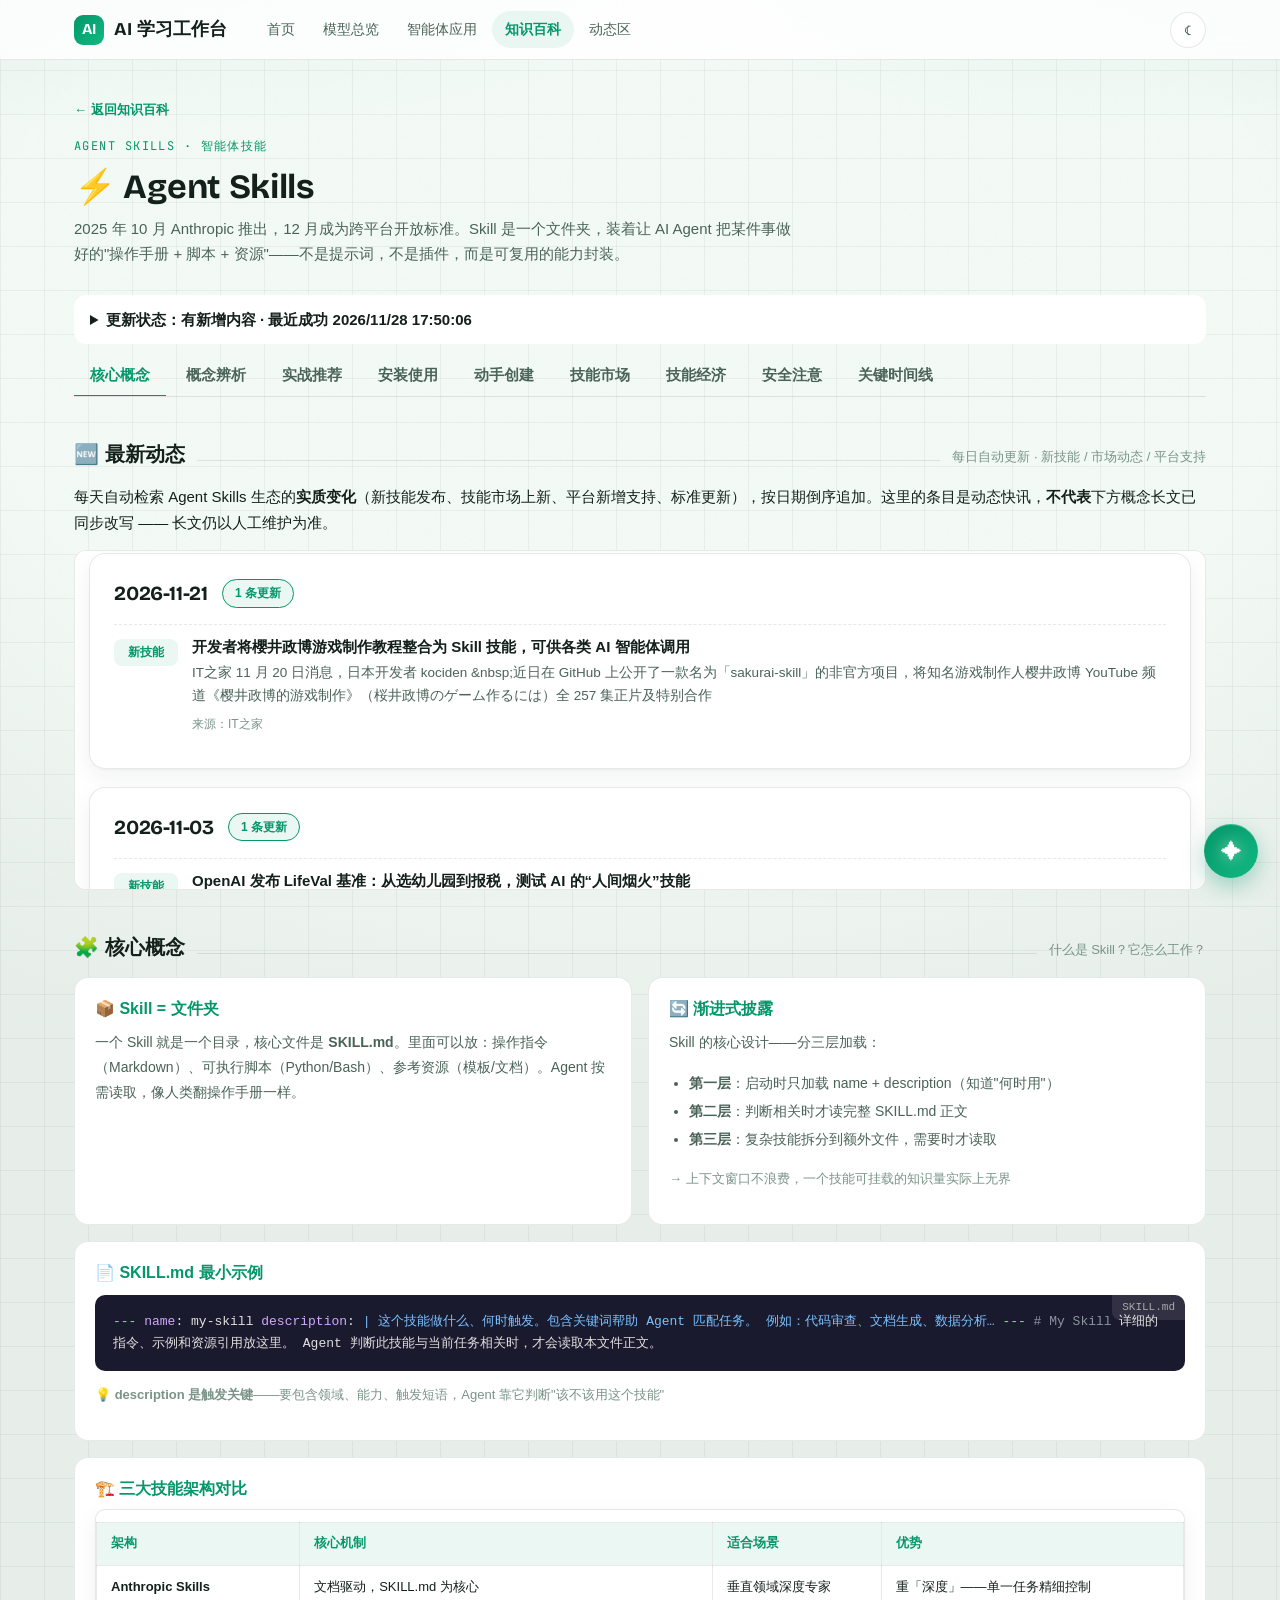
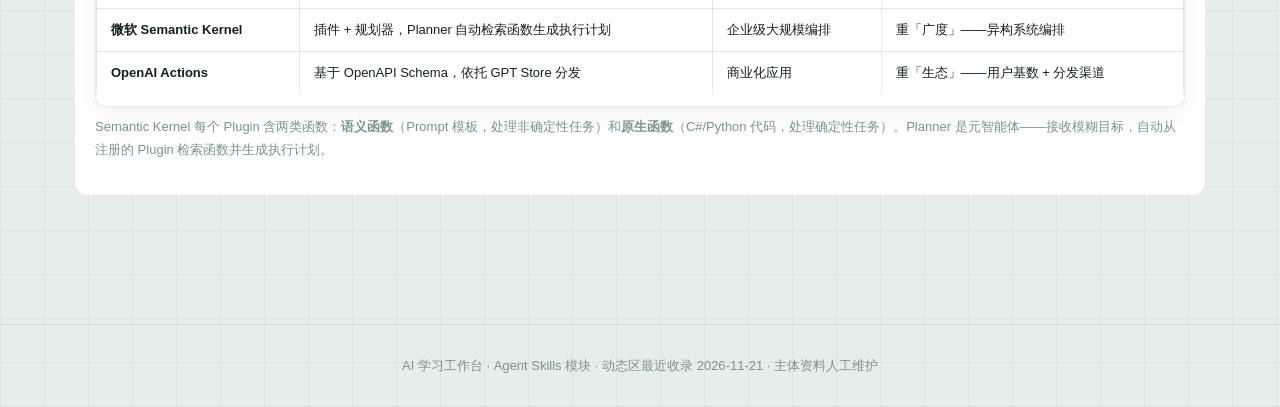
<file: skill.html>
<!DOCTYPE html>
<html lang="zh-CN">
<head>
<meta charset="UTF-8">
<meta http-equiv="refresh" content="0;url=wiki-skills.html">
<title>跳转中…</title>
</head>
<body>
<p>Agent Skills 已并入<a href="concepts.html">知识百科</a>，正在跳转…</p>
<script>location.href='wiki-skills.html';</script>
</body>
</html>
</file>
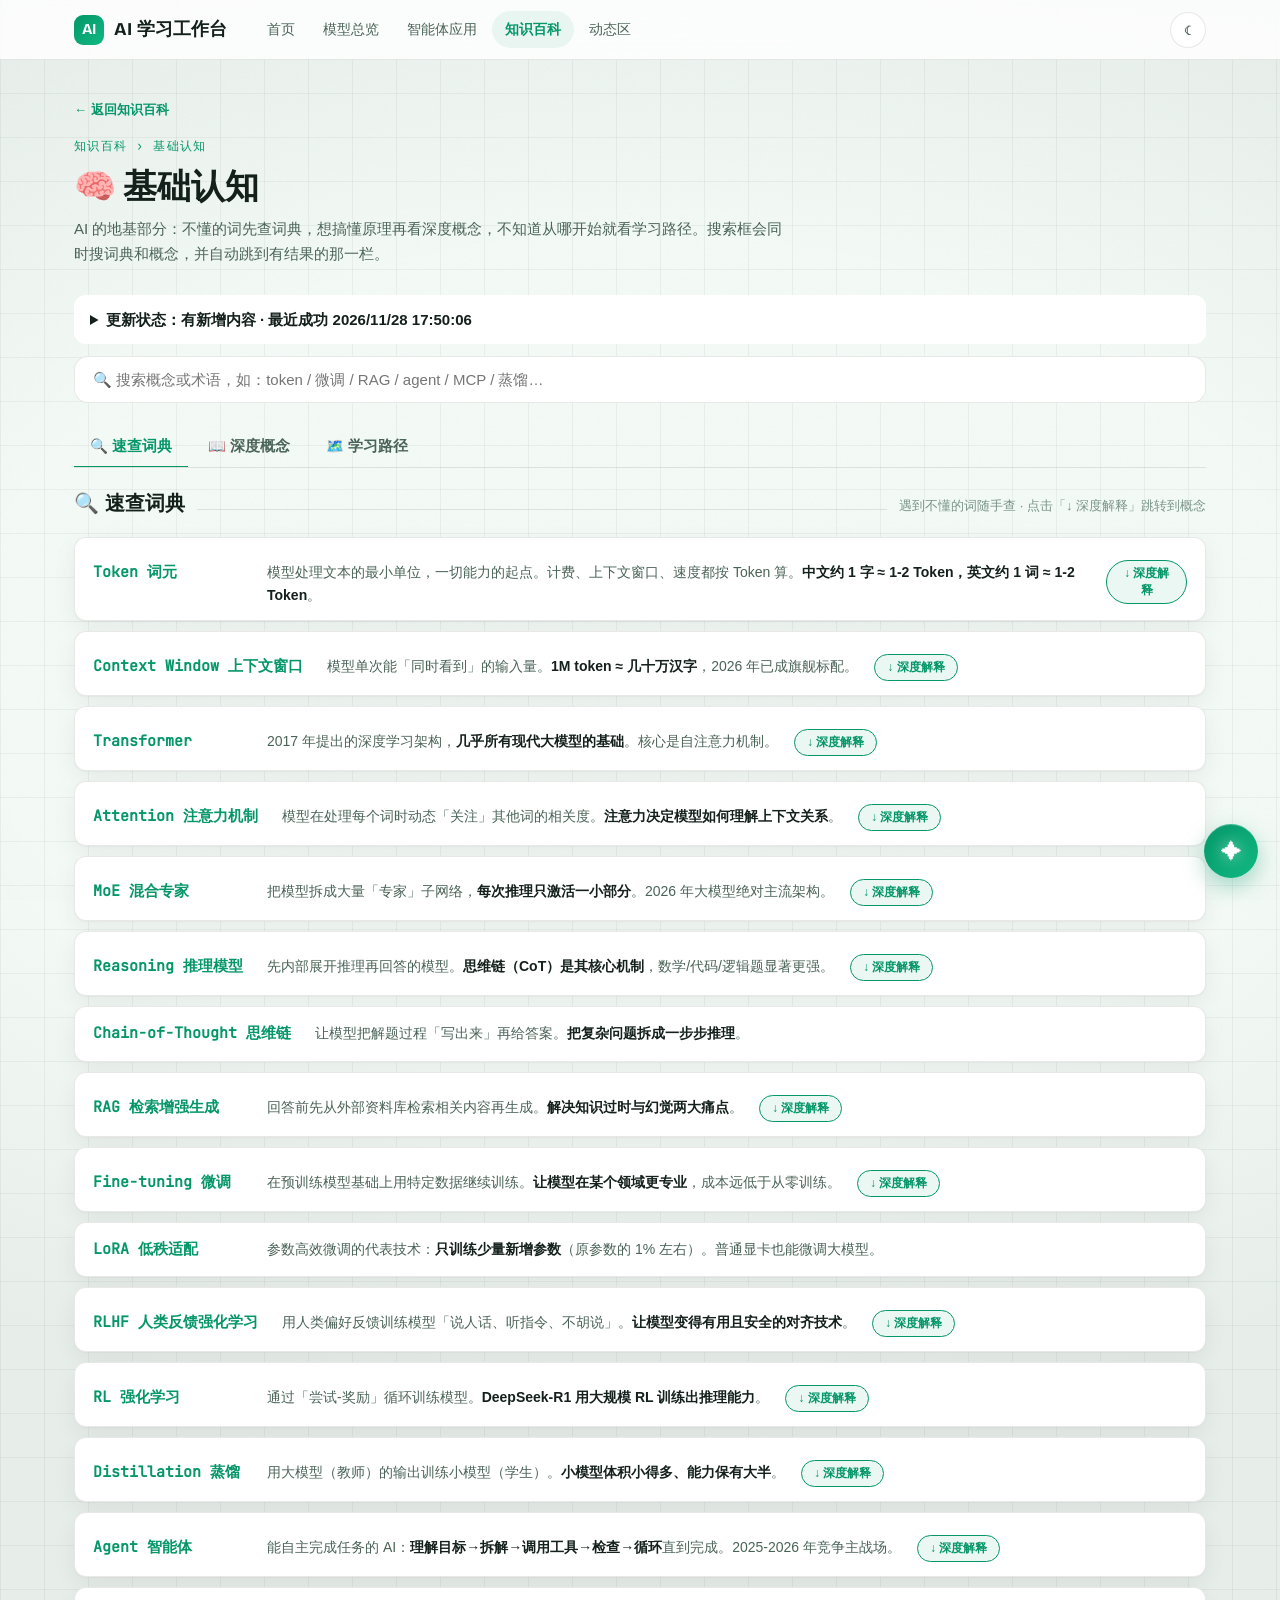
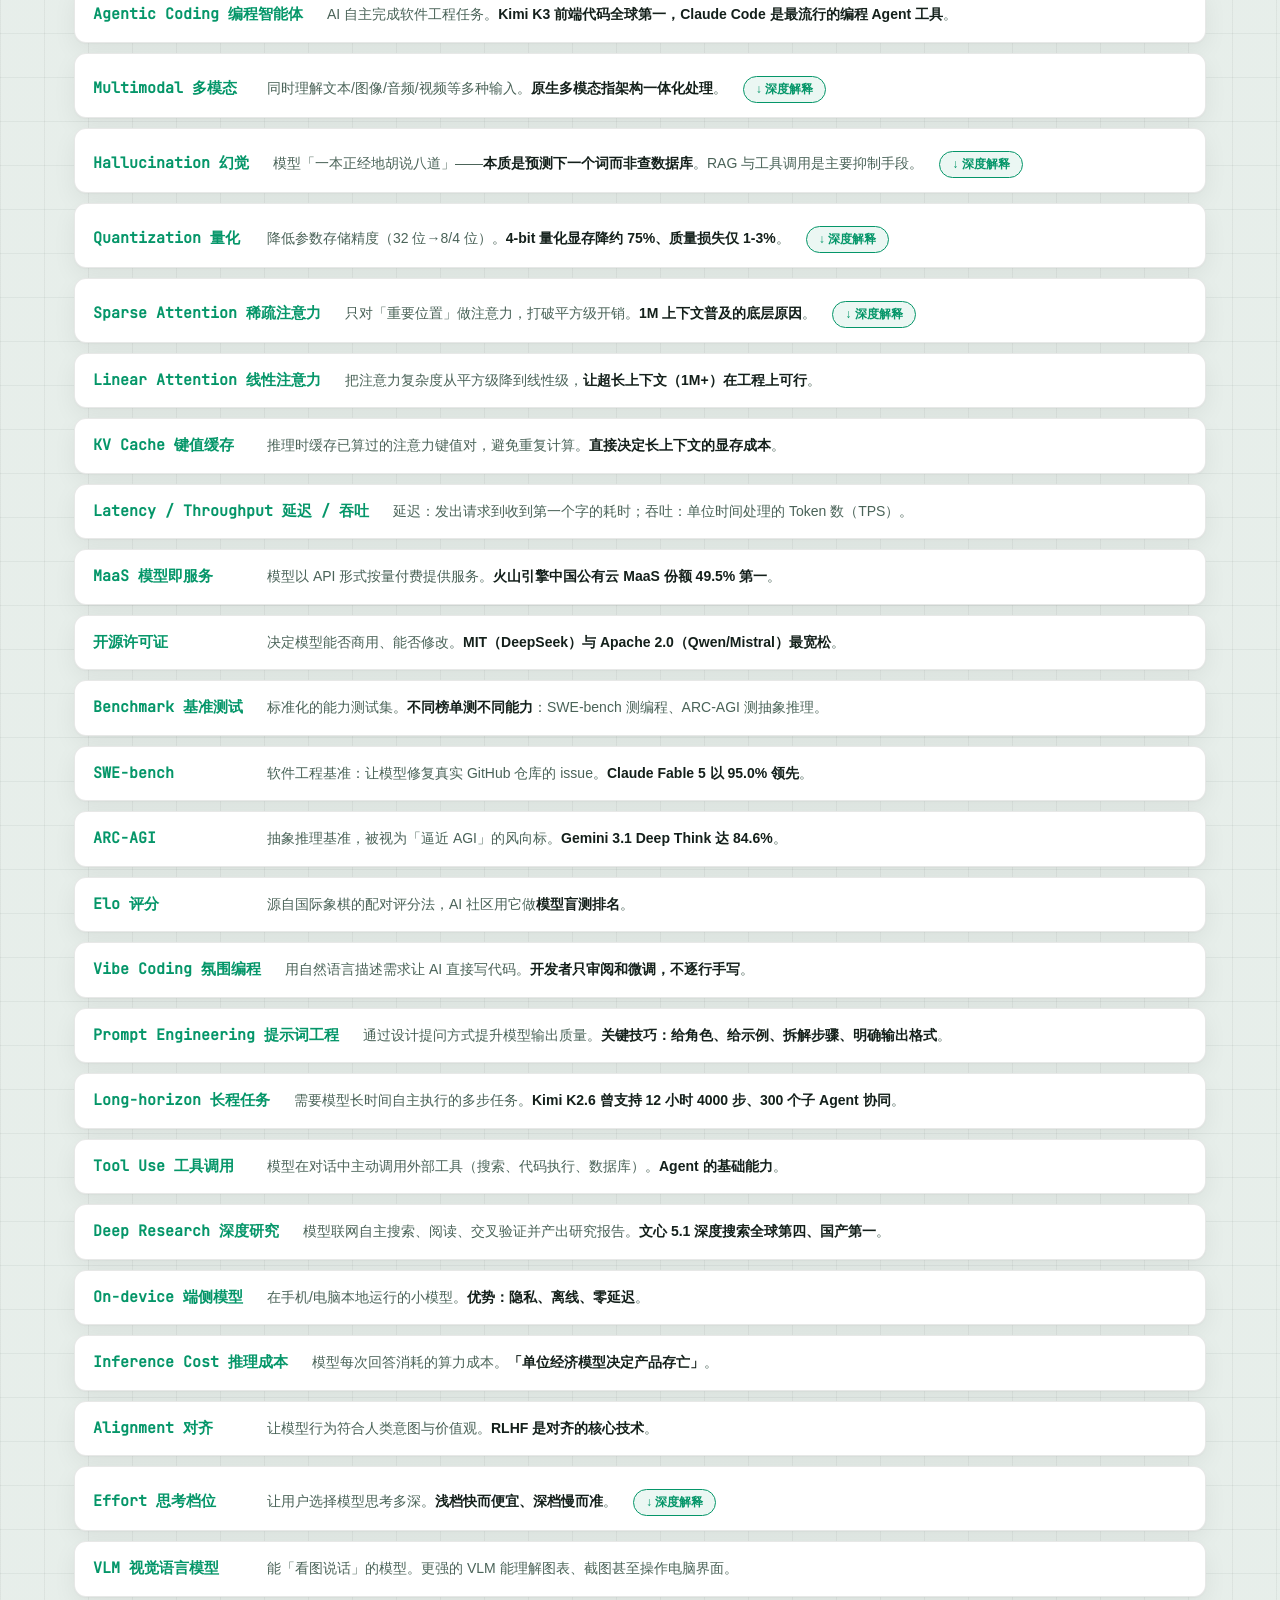
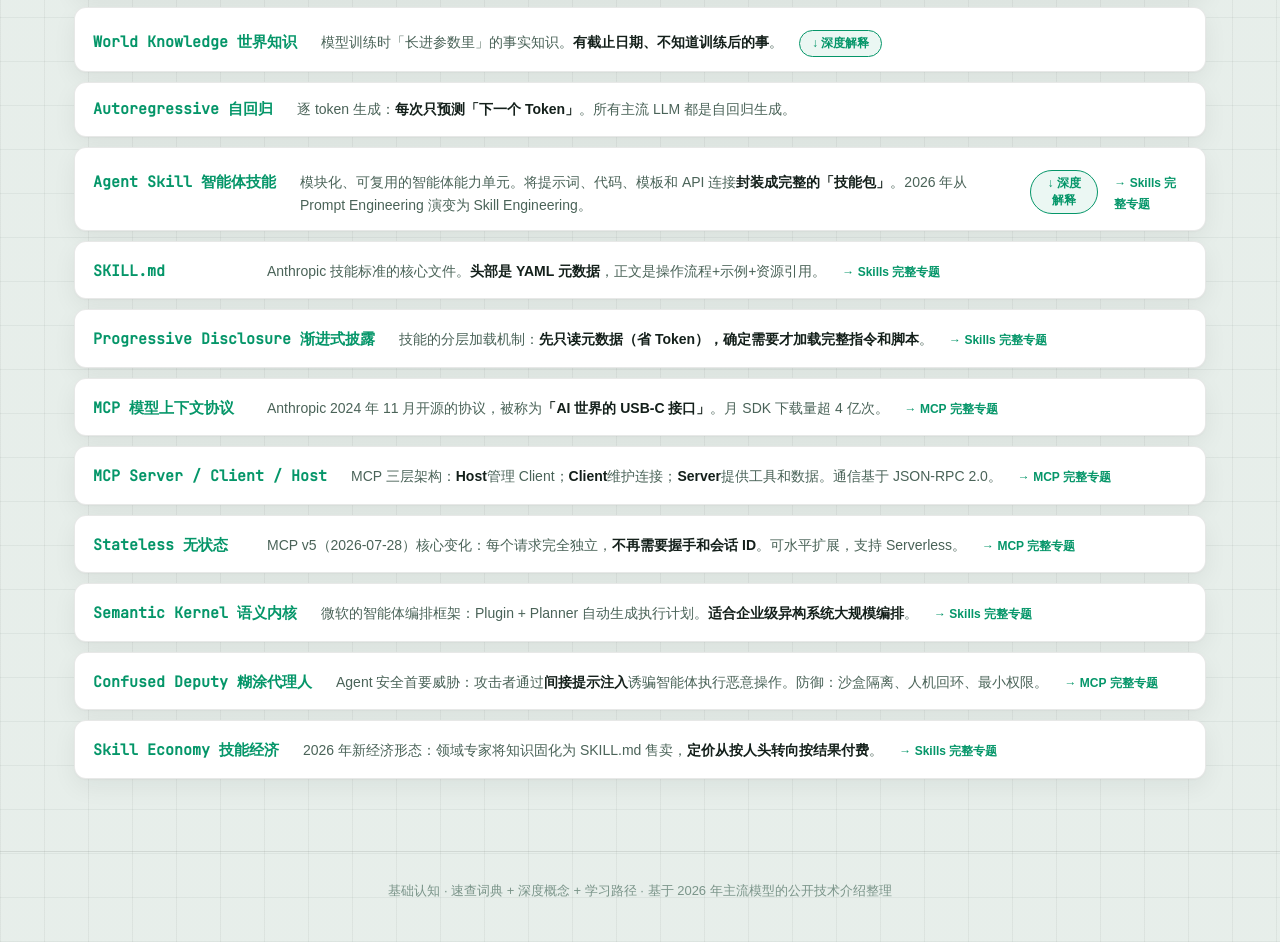
<file: wiki-basics.html>
<!-- Generated by WorkBuddy -->
<!DOCTYPE html>
<html lang="zh-CN">
<head>
<meta charset="UTF-8">
<meta name="viewport" content="width=device-width, initial-scale=1.0, maximum-scale=1.0, user-scalable=no">
<meta name="theme-color" content="#0A1512">
<meta name="apple-mobile-web-app-capable" content="yes">
<meta name="apple-mobile-web-app-status-bar-style" content="black-translucent">
<meta name="apple-mobile-web-app-title" content="AI工作台">
<link rel="manifest" href="./manifest.json">
<link rel="apple-touch-icon" href="./assets/icon-192.png">
<link rel="icon" type="image/x-icon" href="./assets/ai-workbench.ico">
<title>基础认知 · 知识百科 · AI 学习工作台</title>
<link rel="stylesheet" href="./_shared/css/app.css">
<link rel="stylesheet" href="./_shared/css/splash.css">
<style>
.view-tabs { display:flex; gap:0; margin:0 0 20px; border-bottom:2px solid var(--rule); overflow-x:auto; -webkit-overflow-scrolling:touch; }
.view-tab {
  padding:10px 16px; border:none; background:none; cursor:pointer;
  font-size:14px; font-weight:600; color:var(--muted); white-space:nowrap;
  border-bottom:3px solid transparent; transition:color .15s,border-color .15s;
  -webkit-tap-highlight-color:transparent;
}
.view-tab:hover { color:var(--ink); }
.view-tab.active { color:var(--accent); border-bottom-color:var(--accent); }
.view-pane { display:none; }
.view-pane.active { display:block; }
.gloss-search {
  width:100%; padding:12px 16px; border:1px solid var(--rule); border-radius:12px;
  font-size:15px; background:var(--bg2); color:var(--ink); margin-bottom:16px;
}
.gloss-search:focus { outline:none; border-color:var(--accent); }
.gloss-list { display:flex; flex-direction:column; gap:10px; }
.gloss-item { padding:14px 18px; border:1px solid var(--rule); border-radius:12px; background:var(--bg2); }
.gloss-item .gt { font-weight:700; font-size:15px; color:var(--accent); margin-right:8px; }
.gloss-item .gd { font-size:14px; color:var(--muted); line-height:1.6; }
.gloss-item.hidden { display:none; }

/* ---- 全局搜索 ---- */
.uni-search {
  width:100%; padding:14px 18px; border:1.5px solid var(--rule); border-radius:14px;
  font-size:15px; background:var(--bg2); color:var(--ink); margin-bottom:24px;
  transition:border-color .15s, box-shadow .15s; font-family:var(--font-sans);
}
.uni-search:focus { outline:none; border-color:var(--accent); box-shadow:0 0 0 3px var(--accent-soft); }

/* ---- 交叉引用按钮 ---- */
.gloss-ref {
  display:inline-block; margin-top:8px; padding:4px 12px; font-size:12px;
  color:var(--accent); cursor:pointer; border:1px solid var(--accent); border-radius:999px;
  background:var(--accent-soft); font-weight:600; font-family:var(--font-sans);
  -webkit-tap-highlight-color:transparent; transition:all .15s;
}
.gloss-ref:hover { background:var(--accent); color:#fff; }
.concept-card .gloss-ref { display:block; margin-top:12px; padding-top:10px; border-top:1px dashed var(--rule); border:none; background:none; border-radius:0; }

/* ---- 高亮动画 ---- */
.concept-card.highlight, .gloss-item.highlight {
  animation:hlPulse 1.8s ease;
}
@keyframes hlPulse {
  0%,100% { box-shadow:var(--shadow); border-color:var(--rule); }
  30% { box-shadow:0 0 0 3px var(--accent), var(--shadow-lg); border-color:var(--accent); }
}

/* ---- 搜索无结果 ---- */
.search-empty {
  padding:40px; text-align:center; color:var(--muted); font-size:14px; display:none;
}
.search-empty.show { display:block; }
</style>
<style>
.tab-pane > .sec { margin-top: 0; }
</style>
</head>
<body>

<nav class="nav">
  <div class="nav-inner">
    <a class="brand" href="index.html">
      <span class="logo">AI</span>
      <span>AI 学习工作台</span>
    </a>
    <div class="nav-links">
      <a href="index.html">首页</a>
      <a href="models.html">模型总览</a>
      <a href="agents.html">智能体应用</a>
      <a href="concepts.html" class="active">知识百科</a>
      <a href="news.html">动态区</a>
    </div>
    <div class="nav-actions">
      <button class="theme-btn" data-theme-btn title="切换主题">☾</button>
    </div>
  </div>
</nav>

<div class="wrap">

  <p style="margin:0 0 14px"><a href="concepts.html" style="color:var(--accent);font-size:13px;font-weight:600;text-decoration:none">← 返回知识百科</a></p>

  <section class="page-head">
    <span class="kicker">知识百科 › 基础认知</span>
    <h1>🧠 基础认知</h1>
    <p class="sub">AI 的地基部分：不懂的词先查词典，想搞懂原理再看深度概念，不知道从哪开始就看学习路径。搜索框会同时搜词典和概念，并自动跳到有结果的那一栏。</p>
  </section>

  <input class="uni-search" data-uni-search type="search" placeholder="🔍 搜索概念或术语，如：token / 微调 / RAG / agent / MCP / 蒸馏…">

  <div class="tabs">
    <button class="tab-btn active" data-tab-btn="gloss">🔍 速查词典</button>
    <button class="tab-btn" data-tab-btn="concept">📖 深度概念</button>
    <button class="tab-btn" data-tab-btn="path">🗺️ 学习路径</button>
  </div>

  <div class="tab-pane active" data-tab-pane="gloss">
  <section class="sec" data-glossary-section>
    <div class="sec-head"><h2>🔍 速查词典</h2><div class="rule"></div><span class="hint">遇到不懂的词随手查 · 点击「↓ 深度解释」跳转到概念</span></div>
    <div class="gloss-list" data-gloss-list>
      <div class="gloss-item" data-gloss-item data-hay="token 词元 分词 计费单位"><span class="gt">Token 词元</span><span class="gd">模型处理文本的最小单位，一切能力的起点。计费、上下文窗口、速度都按 Token 算。<b>中文约 1 字 ≈ 1-2 Token，英文约 1 词 ≈ 1-2 Token</b>。</span></div>
      <div class="gloss-item" data-gloss-item data-hay="context window 上下文窗口 长上下文 1m"><span class="gt">Context Window 上下文窗口</span><span class="gd">模型单次能「同时看到」的输入量。<b>1M token ≈ 几十万汉字</b>，2026 年已成旗舰标配。</span></div>
      <div class="gloss-item" data-gloss-item data-hay="transformer 变换器 架构 注意力"><span class="gt">Transformer</span><span class="gd">2017 年提出的深度学习架构，<b>几乎所有现代大模型的基础</b>。核心是自注意力机制。</span></div>
      <div class="gloss-item" data-gloss-item data-hay="attention 注意力机制 自注意力 self-attention"><span class="gt">Attention 注意力机制</span><span class="gd">模型在处理每个词时动态「关注」其他词的相关度。<b>注意力决定模型如何理解上下文关系</b>。</span></div>
      <div class="gloss-item" data-gloss-item data-hay="moe mixture of experts 混合专家 激活参数"><span class="gt">MoE 混合专家</span><span class="gd">把模型拆成大量「专家」子网络，<b>每次推理只激活一小部分</b>。2026 年大模型绝对主流架构。</span></div>
      <div class="gloss-item" data-gloss-item data-hay="reasoning 推理模型 思维链 cot chain of thought"><span class="gt">Reasoning 推理模型</span><span class="gd">先内部展开推理再回答的模型。<b>思维链（CoT）是其核心机制</b>，数学/代码/逻辑题显著更强。</span></div>
      <div class="gloss-item" data-gloss-item data-hay="chain of thought 思维链 cot"><span class="gt">Chain-of-Thought 思维链</span><span class="gd">让模型把解题过程「写出来」再给答案。<b>把复杂问题拆成一步步推理</b>。</span></div>
      <div class="gloss-item" data-gloss-item data-hay="rag retrieval-augmented 检索增强 知识库"><span class="gt">RAG 检索增强生成</span><span class="gd">回答前先从外部资料库检索相关内容再生成。<b>解决知识过时与幻觉两大痛点</b>。</span></div>
      <div class="gloss-item" data-gloss-item data-hay="fine-tuning 微调 精调 sft"><span class="gt">Fine-tuning 微调</span><span class="gd">在预训练模型基础上用特定数据继续训练。<b>让模型在某个领域更专业</b>，成本远低于从零训练。</span></div>
      <div class="gloss-item" data-gloss-item data-hay="lora 低秩 参数高效微调 peft"><span class="gt">LoRA 低秩适配</span><span class="gd">参数高效微调的代表技术：<b>只训练少量新增参数</b>（原参数的 1% 左右）。普通显卡也能微调大模型。</span></div>
      <div class="gloss-item" data-gloss-item data-hay="rlhf 人类反馈强化学习 对齐 alignment"><span class="gt">RLHF 人类反馈强化学习</span><span class="gd">用人类偏好反馈训练模型「说人话、听指令、不胡说」。<b>让模型变得有用且安全的对齐技术</b>。</span></div>
      <div class="gloss-item" data-gloss-item data-hay="rl 强化学习 reinforcement"><span class="gt">RL 强化学习</span><span class="gd">通过「尝试-奖励」循环训练模型。<b>DeepSeek-R1 用大规模 RL 训练出推理能力</b>。</span></div>
      <div class="gloss-item" data-gloss-item data-hay="distillation 蒸馏 教师学生"><span class="gt">Distillation 蒸馏</span><span class="gd">用大模型（教师）的输出训练小模型（学生）。<b>小模型体积小得多、能力保有大半</b>。</span></div>
      <div class="gloss-item" data-gloss-item data-hay="agent 智能体 自主 agentic"><span class="gt">Agent 智能体</span><span class="gd">能自主完成任务的 AI：<b>理解目标→拆解→调用工具→检查→循环</b>直到完成。2025-2026 年竞争主战场。</span></div>
      <div class="gloss-item" data-gloss-item data-hay="agentic coding 编程智能体 自动写代码"><span class="gt">Agentic Coding 编程智能体</span><span class="gd">AI 自主完成软件工程任务。<b>Kimi K3 前端代码全球第一，Claude Code 是最流行的编程 Agent 工具</b>。</span></div>
      <div class="gloss-item" data-gloss-item data-hay="multimodal 多模态 全模态 原生多模态"><span class="gt">Multimodal 多模态</span><span class="gd">同时理解文本/图像/音频/视频等多种输入。<b>原生多模态指架构一体化处理</b>。</span></div>
      <div class="gloss-item" data-gloss-item data-hay="hallucination 幻觉 一本正经 编造"><span class="gt">Hallucination 幻觉</span><span class="gd">模型「一本正经地胡说八道」——<b>本质是预测下一个词而非查数据库</b>。RAG 与工具调用是主要抑制手段。</span></div>
      <div class="gloss-item" data-gloss-item data-hay="quantization 量化 int4 fp8 压缩"><span class="gt">Quantization 量化</span><span class="gd">降低参数存储精度（32 位→8/4 位）。<b>4-bit 量化显存降约 75%、质量损失仅 1-3%</b>。</span></div>
      <div class="gloss-item" data-gloss-item data-hay="sparse attention 稀疏注意力 稀疏"><span class="gt">Sparse Attention 稀疏注意力</span><span class="gd">只对「重要位置」做注意力，打破平方级开销。<b>1M 上下文普及的底层原因</b>。</span></div>
      <div class="gloss-item" data-gloss-item data-hay="linear attention 线性注意力 注意力 复杂度"><span class="gt">Linear Attention 线性注意力</span><span class="gd">把注意力复杂度从平方级降到线性级，<b>让超长上下文（1M+）在工程上可行</b>。</span></div>
      <div class="gloss-item" data-gloss-item data-hay="kv cache 缓存 键值 推理加速"><span class="gt">KV Cache 键值缓存</span><span class="gd">推理时缓存已算过的注意力键值对，避免重复计算。<b>直接决定长上下文的显存成本</b>。</span></div>
      <div class="gloss-item" data-gloss-item data-hay="latency 延迟 响应速度 吞吐 throughput tps"><span class="gt">Latency / Throughput 延迟 / 吞吐</span><span class="gd">延迟：发出请求到收到第一个字的耗时；吞吐：单位时间处理的 Token 数（TPS）。</span></div>
      <div class="gloss-item" data-gloss-item data-hay="maas model as a service 模型即服务 api"><span class="gt">MaaS 模型即服务</span><span class="gd">模型以 API 形式按量付费提供服务。<b>火山引擎中国公有云 MaaS 份额 49.5% 第一</b>。</span></div>
      <div class="gloss-item" data-gloss-item data-hay="license 许可证 mit apache 开源协议"><span class="gt">开源许可证</span><span class="gd">决定模型能否商用、能否修改。<b>MIT（DeepSeek）与 Apache 2.0（Qwen/Mistral）最宽松</b>。</span></div>
      <div class="gloss-item" data-gloss-item data-hay="benchmark 基准测试 榜单 leaderboard 跑分"><span class="gt">Benchmark 基准测试</span><span class="gd">标准化的能力测试集。<b>不同榜单测不同能力</b>：SWE-bench 测编程、ARC-AGI 测抽象推理。</span></div>
      <div class="gloss-item" data-gloss-item data-hay="swe-bench 软件工程基准 编程测试"><span class="gt">SWE-bench</span><span class="gd">软件工程基准：让模型修复真实 GitHub 仓库的 issue。<b>Claude Fable 5 以 95.0% 领先</b>。</span></div>
      <div class="gloss-item" data-gloss-item data-hay="arc-agi 抽象推理 通用智能"><span class="gt">ARC-AGI</span><span class="gd">抽象推理基准，被视为「逼近 AGI」的风向标。<b>Gemini 3.1 Deep Think 达 84.6%</b>。</span></div>
      <div class="gloss-item" data-gloss-item data-hay="elo 评分 竞技场 盲测"><span class="gt">Elo 评分</span><span class="gd">源自国际象棋的配对评分法，AI 社区用它做<b>模型盲测排名</b>。</span></div>
      <div class="gloss-item" data-gloss-item data-hay="vibe coding 氛围编程 自然语言编程"><span class="gt">Vibe Coding 氛围编程</span><span class="gd">用自然语言描述需求让 AI 直接写代码。<b>开发者只审阅和微调，不逐行手写</b>。</span></div>
      <div class="gloss-item" data-gloss-item data-hay="prompt engineering 提示词工程 提示技巧"><span class="gt">Prompt Engineering 提示词工程</span><span class="gd">通过设计提问方式提升模型输出质量。<b>关键技巧：给角色、给示例、拆解步骤、明确输出格式</b>。</span></div>
      <div class="gloss-item" data-gloss-item data-hay="long-horizon 长程任务 自主运行 多步"><span class="gt">Long-horizon 长程任务</span><span class="gd">需要模型长时间自主执行的多步任务。<b>Kimi K2.6 曾支持 12 小时 4000 步、300 个子 Agent 协同</b>。</span></div>
      <div class="gloss-item" data-gloss-item data-hay="tool use function calling 工具调用 函数调用"><span class="gt">Tool Use 工具调用</span><span class="gd">模型在对话中主动调用外部工具（搜索、代码执行、数据库）。<b>Agent 的基础能力</b>。</span></div>
      <div class="gloss-item" data-gloss-item data-hay="deep research 深度研究 联网搜索"><span class="gt">Deep Research 深度研究</span><span class="gd">模型联网自主搜索、阅读、交叉验证并产出研究报告。<b>文心 5.1 深度搜索全球第四、国产第一</b>。</span></div>
      <div class="gloss-item" data-gloss-item data-hay="on-device 端侧 本地部署 小模型"><span class="gt">On-device 端侧模型</span><span class="gd">在手机/电脑本地运行的小模型。<b>优势：隐私、离线、零延迟</b>。</span></div>
      <div class="gloss-item" data-gloss-item data-hay="inference cost 推理成本 单位经济 算力"><span class="gt">Inference Cost 推理成本</span><span class="gd">模型每次回答消耗的算力成本。<b>「单位经济模型决定产品存亡」</b>。</span></div>
      <div class="gloss-item" data-gloss-item data-hay="alignment 对齐 安全护栏 价值观"><span class="gt">Alignment 对齐</span><span class="gd">让模型行为符合人类意图与价值观。<b>RLHF 是对齐的核心技术</b>。</span></div>
      <div class="gloss-item" data-gloss-item data-hay="effort 思考档位 深度思考 力度"><span class="gt">Effort 思考档位</span><span class="gd">让用户选择模型思考多深。<b>浅档快而便宜、深档慢而准</b>。</span></div>
      <div class="gloss-item" data-gloss-item data-hay="vlm 视觉语言模型 多模态理解"><span class="gt">VLM 视觉语言模型</span><span class="gd">能「看图说话」的模型。更强的 VLM 能理解图表、截图甚至操作电脑界面。</span></div>
      <div class="gloss-item" data-gloss-item data-hay="world knowledge 世界知识 参数记忆 知识截止"><span class="gt">World Knowledge 世界知识</span><span class="gd">模型训练时「长进参数里」的事实知识。<b>有截止日期、不知道训练后的事</b>。</span></div>
      <div class="gloss-item" data-gloss-item data-hay="autoregressive 自回归 预测下一个"><span class="gt">Autoregressive 自回归</span><span class="gd">逐 token 生成：<b>每次只预测「下一个 Token」</b>。所有主流 LLM 都是自回归生成。</span></div>
      <div class="gloss-item" data-gloss-item data-hay="agent skill 智能体技能 skill 技能包 技能"><span class="gt">Agent Skill 智能体技能</span><span class="gd">模块化、可复用的智能体能力单元。将提示词、代码、模板和 API 连接<b>封装成完整的「技能包」</b>。2026 年从 Prompt Engineering 演变为 Skill Engineering。</span></div>
      <div class="gloss-item" data-gloss-item data-hay="skill.md 技能文件 技能描述 yaml 元数据"><span class="gt">SKILL.md</span><span class="gd">Anthropic 技能标准的核心文件。<b>头部是 YAML 元数据</b>，正文是操作流程+示例+资源引用。</span></div>
      <div class="gloss-item" data-gloss-item data-hay="progressive disclosure 渐进式披露 分层加载 元数据"><span class="gt">Progressive Disclosure 渐进式披露</span><span class="gd">技能的分层加载机制：<b>先只读元数据（省 Token），确定需要才加载完整指令和脚本</b>。</span></div>
      <div class="gloss-item" data-gloss-item data-hay="mcp model context protocol 模型上下文协议 usb-c"><span class="gt">MCP 模型上下文协议</span><span class="gd">Anthropic 2024 年 11 月开源的协议，被称为<b>「AI 世界的 USB-C 接口」</b>。月 SDK 下载量超 4 亿次。</span></div>
      <div class="gloss-item" data-gloss-item data-hay="mcp server mcp client mcp host 客户端 服务器 主机"><span class="gt">MCP Server / Client / Host</span><span class="gd">MCP 三层架构：<b>Host</b>管理 Client；<b>Client</b>维护连接；<b>Server</b>提供工具和数据。通信基于 JSON-RPC 2.0。</span></div>
      <div class="gloss-item" data-gloss-item data-hay="stateless 无状态 有状态 mcp v5 水平扩展"><span class="gt">Stateless 无状态</span><span class="gd">MCP v5（2026-07-28）核心变化：每个请求完全独立，<b>不再需要握手和会话 ID</b>。可水平扩展，支持 Serverless。</span></div>
      <div class="gloss-item" data-gloss-item data-hay="semantic kernel 语义内核 planner 插件 微软"><span class="gt">Semantic Kernel 语义内核</span><span class="gd">微软的智能体编排框架：Plugin + Planner 自动生成执行计划。<b>适合企业级异构系统大规模编排</b>。</span></div>
      <div class="gloss-item" data-gloss-item data-hay="confused deputy 糊涂代理人 间接注入 安全"><span class="gt">Confused Deputy 糊涂代理人</span><span class="gd">Agent 安全首要威胁：攻击者通过<b>间接提示注入</b>诱骗智能体执行恶意操作。防御：沙盒隔离、人机回环、最小权限。</span></div>
      <div class="gloss-item" data-gloss-item data-hay="skill economy 技能经济 技能市场 技能商店"><span class="gt">Skill Economy 技能经济</span><span class="gd">2026 年新经济形态：领域专家将知识固化为 SKILL.md 售卖，<b>定价从按人头转向按结果付费</b>。</span></div>
    </div>
    <div class="empty hidden" data-gloss-empty style="padding:40px;text-align:center;color:var(--muted)">没有找到匹配的术语，换个关键词试试～</div>
    <div class="search-empty" data-all-empty>没有找到匹配的概念或术语，换个关键词试试～</div>
  </section>
  </div>

  <div class="tab-pane" data-tab-pane="concept">
  <section class="sec" data-concept-section>
    <div class="sec-head"><h2>📖 深度概念</h2><div class="rule"></div><span class="hint">建立完整认知体系 · 关键术语可↑ 跳转词典</span></div>
    <div class="grid grid-2" data-concept-grid>

      <div class="concept-card">
        <div class="term">Token 词元 <span class="en">Token</span></div>
        <p>模型处理文本的最小单位。不是「字」也不是「词」，而是模型自己切出来的片段——英文常按单词或词根切，中文常按字或词切。模型的一切能力都建立在「预测下一个 Token」之上。</p>
        <div class="eg"><b>例子</b>："我爱 AI" 可能被切成「我 / 爱 / AI」三个 Token。计费、上下文窗口、速度，全都按 Token 算。</div>
      </div>

      <div class="concept-card">
        <div class="term">上下文窗口 <span class="en">Context Window</span></div>
        <p>模型一次能「同时看到」的输入量。1M token 的窗口大约能容纳几十万汉字的书。2026 年 1M 上下文已成为旗舰标配，但「窗口长」不等于「全用得好」——长文本中间的细节可能被「稀释」。</p>
        <div class="eg"><b>例子</b>：把整本《三体》三部曲一次丢进对话，让它回答开头某页的细节——1M 窗口的模型可以做到，普通模型只能分段看。</div>
      </div>

      <div class="concept-card">
        <div class="term">Transformer 与注意力 <span class="en">Attention</span></div>
        <p>2017 年提出的架构，让模型在处理每个词时「注意力」地回看其他所有词，自动判断谁跟谁相关。几乎所有现代大模型都基于它。Qwen 的混合注意力（线性注意力）等变体，是为了让长上下文不「信息腐烂」。</p>
        <div class="eg"><b>例子</b>：句子「小明把球给了小红，然后<u>她</u>踢了一脚」——注意力机制让「她」自动关联到「小红」。</div>
      </div>

      <div class="concept-card">
        <div class="term">MoE 混合专家 <span class="en">Mixture of Experts</span></div>
        <p>把一个巨型模型拆成很多「专家子网络」，每次只激活其中一小部分（如 896 个专家只激活 16 个）。这样总参数量可以做到万亿级，但每次推理只动用几十 B 参数——「人多，但每次只叫几个来干活」。</p>
        <div class="eg"><b>例子</b>：Kimi K3 总参 2.8T 但有效激活约 32B；DeepSeek V4-Pro 总参 1.6T、激活仅 49B。这是 2026 年大模型的绝对主流。</div>
      </div>

      <div class="concept-card">
        <div class="term">推理模型 <span class="en">Reasoning / CoT</span></div>
        <p>会「先思考再回答」的模型：内部先展开长串推理（思维链 Chain-of-Thought），再给出结论，数学、代码、逻辑题大幅变强。2025 年 DeepSeek-R1 用强化学习引爆这条路，如今「思考/非思考双模式」已成标配。</p>
        <div class="eg"><b>例子</b>：问「A 比 B 高，B 比 C 高，谁最高？」——普通模型直接猜，推理模型会一步步推导后回答 A。</div>
      </div>

      <div class="concept-card">
        <div class="term">RAG 检索增强生成 <span class="en">Retrieval-Augmented Generation</span></div>
        <p>回答前先去外部资料库检索相关内容，再让模型基于检索结果回答。解决两个痛点：模型知识有截止日期、会一本正经地编造。相当于给模型配了个「随时可查的图书馆」。</p>
        <div class="eg"><b>例子</b>：问 AI「我公司最新的报销制度是什么」——RAG 先从公司文档库里找出制度原文，AI 再照着回答，而不是凭训练记忆瞎编。</div>
      </div>

      <div class="concept-card">
        <div class="term">微调 <span class="en">Fine-tuning</span></div>
        <p>在预训练好的模型基础上，用特定数据再训练一轮，让它在某个领域或风格上更专业。相比从零训练（成本千万级），微调成本低得多，是行业落地的主流方式。LoRA 等参数高效微调让普通团队也能做。</p>
        <div class="eg"><b>例子</b>：一个律所拿几千份合同文本微调通用模型，让它更懂法务条款的格式与措辞。</div>
      </div>

      <div class="concept-card">
        <div class="term">RLHF 人类反馈强化学习 <span class="en">Reinforcement Learning from Human Feedback</span></div>
        <p>训练「对齐」阶段的关键技术：让模型生成多个回答，人类（或 AI 裁判）打分排序，模型据此学会「说人话、不胡说、听指令」。2026 年趋势是 RL 不只对齐，还直接训练推理能力。</p>
        <div class="eg"><b>例子</b>：同一个问题让模型答三次，人类标出哪个最好，模型反复学习「哪种风格更受欢迎」。</div>
      </div>

      <div class="concept-card">
        <div class="term">蒸馏 <span class="en">Distillation</span></div>
        <p>用大模型（教师）的输出去训练小模型（学生），让小模型「偷师」大模型的能力。百度的「大基座蒸馏」路线靠此把预训练成本压到行业同规模的 6%；R1 开源后社区也用蒸馏做出了大量小推理模型。</p>
        <div class="eg"><b>例子</b>：教师模型回答 100 万道题，学生模型照着这些「标准答案」学习——学生体积小 100 倍，能力却有大教师的七八成。</div>
      </div>

      <div class="concept-card">
        <div class="term">Agent 智能体 <span class="en">Agent</span></div>
        <p>不只是聊天，而是能「自己干活」的 AI：理解目标 → 拆解任务 → 调用工具（写代码、搜网页、操作软件）→ 检查结果 → 循环直到完成。2025-2026 年 AI 竞争的主战场从「会对话」转向「能干活」。</p>
        <div class="eg"><b>例子</b>：让它「帮我把这个 GitHub 仓库的 bug 修了」——它自己读代码、写修复、跑测试、提交 PR，全程无人值守（Kimi K3 已能连续工作 48 小时）。</div>
      </div>

      <div class="concept-card">
        <div class="term">多模态 <span class="en">Multimodal</span></div>
        <p>模型能同时理解多种输入形态：文本、图像、音频、视频。原生多模态指架构上一体化处理（如 Gemini、Qwen3.8-Max、文心 5.x），而非把各模态模型简单拼接。模态越全，越接近「看懂世界」。</p>
        <div class="eg"><b>例子</b>：把一段视频 + 一句「总结重点」丢给多模态模型，它直接给你文字总结——还能听出视频里的语音、看懂画面里的图表。</div>
      </div>

      <div class="concept-card">
        <div class="term">量化 <span class="en">Quantization</span></div>
        <p>把模型参数的存储精度从 32 位压缩到 8 位、4 位，换取更小的体积和更快的速度。4-bit 量化通常显存降 75%、质量损失仅约 1-3%，是本地部署大模型的关键技术。</p>
        <div class="eg"><b>例子</b>：Llama 4 Scout 原始权重几百 GB 装不进消费卡，INT4 量化到约 54GB 后单卡 H100 就能跑。</div>
      </div>

      <div class="concept-card">
        <div class="term">幻觉 <span class="en">Hallucination</span></div>
        <p>模型「一本正经地胡说八道」——因为它的本质是预测下一个词，而不是查数据库。它没有「不知道」的概念，只会自信地编。RAG、工具调用、检索增强是当前抑制幻觉的主要手段。</p>
        <div class="eg"><b>例子</b>：问「鲁迅 1923 年出版的小说有哪些？」模型可能编出一本不存在的书名，还附上煞有介事的简介。</div>
      </div>

      <div class="concept-card">
        <div class="term">稀疏注意力 <span class="en">Sparse Attention</span></div>
        <p>注意力机制的最大痛点是：文本越长，计算量越爆炸（平方级增长）。稀疏注意力让模型只挑「重要的」位置去做注意力，配合线性注意力，把长上下文的成本大幅压低——这是 2026 年 1M 上下文普及的底层原因。</p>
        <div class="eg"><b>例子</b>：DeepSeek V4 的 CSA 压缩稀疏注意力把 KV cache 压缩到 10%；Kimi K3 的 KDA 线性注意力让 2.8T 参数模型也能承载 1M 上下文。</div>
      </div>

      <div class="concept-card">
        <div class="term">世界知识与参数记忆 <span class="en">World Knowledge</span></div>
        <p>模型的知识「长在参数里」：训练时看过海量文本，把事实压缩进权重。所以它有知识截止日期、不知道训练后发生的事，也记不住精确数字。这也是「模型知识库」需要持续更新、RAG 和联网检索有用的根本原因。</p>
        <div class="eg"><b>例子</b>：问它 2024 年以前的常识问题很稳，问 2026 年 8 月的新发布，它可能一无所知或瞎编——这正是动态区存在的意义。</div>
      </div>

      <div class="concept-card">
        <div class="term">思考深度档位 <span class="en">Effort / Thinking Mode</span></div>
        <p>2026 年新趋势：模型让用户/调用方选择「思考多深」——从秒答（non-thinking）到深度思考（high/max effort）。浅档快而便宜，深档慢而准。Claude 有 low→x-high 五档，DeepSeek 有 Think High/Max，MiniMax 有 low/medium/high 三档。</p>
        <div class="eg"><b>例子</b>：闲聊用闪电模式秒回；写竞赛题答案用 Max 深度思考——「按需付费地思考」成了新的产品形态。</div>
      </div>

    </div>
  </section>
  </div>

  <div class="tab-pane" data-tab-pane="path">
  <section class="sec">
    <div class="card" style="background:var(--accent2-soft);border-color:var(--accent2)">
      <h3 style="font-size:16px">💡 学习顺序建议</h3>
      <p style="font-size:14px;margin:0">先理解 <b>Token → Transformer → 上下文窗口</b>（模型怎么读字），再看 <b>MoE → 稀疏注意力</b>（模型怎么做大），然后 <b>推理模型 → RLHF → 思考档位</b>（模型怎么变聪明），接着 <b>RAG → 微调 → Agent → 多模态</b>（模型怎么被用起来），最后 <b><a href="wiki-skills.html" style="color:var(--accent)">Skill</a> → <a href="wiki-mcp.html" style="color:var(--accent)">MCP</a></b>（智能体怎么连接外部世界，已独立为专属模块）。这条主线能帮你把碎片知识串成体系。</p>
    </div>
  </section>
      <div class="card" style="margin-top:16px;border-color:var(--accent)">
        <h3 style="font-size:15px;margin-bottom:10px">🧭 继续深入</h3>
        <div style="display:flex;gap:10px;flex-wrap:wrap">
          <a href="wiki-skills.html" style="padding:8px 14px;border:1px solid var(--rule);border-radius:10px;font-size:13px;color:var(--ink);text-decoration:none">⚡ Agent Skills</a>
          <a href="wiki-mcp.html" style="padding:8px 14px;border:1px solid var(--rule);border-radius:10px;font-size:13px;color:var(--ink);text-decoration:none">🔌 MCP 协议</a>
          <a href="concepts.html" style="padding:8px 14px;border:1px solid var(--rule);border-radius:10px;font-size:13px;color:var(--ink);text-decoration:none">📚 百科首页</a>
        </div>
      </div>
  </div>

</div>

<footer>
  <div>基础认知 · 速查词典 + 深度概念 + 学习路径 · 基于 2026 年主流模型的公开技术介绍整理</div>
</footer>

<script src="./_shared/js/app.js"></script>
<script src="./_shared/js/splash.js"></script>
<script>
// ===== 小模块切换 =====
function activatePane(name){
  document.querySelectorAll('[data-tab-btn]').forEach(function(b){
    b.classList.toggle('active', b.getAttribute('data-tab-btn') === name);
  });
  document.querySelectorAll('[data-tab-pane]').forEach(function(p){
    p.classList.toggle('active', p.getAttribute('data-tab-pane') === name);
  });
}

// ===== 全局搜索（词典 + 概念联动，自动切到有结果的模块）=====
var uniSearch = document.querySelector('[data-uni-search]');
if (uniSearch) {
  uniSearch.addEventListener('input', function() {
    var q = this.value.trim().toLowerCase();
    var conceptCards = document.querySelectorAll('[data-concept-grid] .concept-card');
    var conceptVisible = 0;
    conceptCards.forEach(function(card) {
      var text = card.textContent.toLowerCase();
      if (q === '' || text.indexOf(q) !== -1) { card.classList.remove('hidden'); conceptVisible++; }
      else { card.classList.add('hidden'); }
    });
    var glossItems = document.querySelectorAll('[data-gloss-item]');
    var glossVisible = 0;
    glossItems.forEach(function(item) {
      var hay = (item.getAttribute('data-hay') || '').toLowerCase();
      var text = item.textContent.toLowerCase();
      if (q === '' || hay.indexOf(q) !== -1 || text.indexOf(q) !== -1) { item.classList.remove('hidden'); glossVisible++; }
      else { item.classList.add('hidden'); }
    });
    if (q !== '') {
      if (glossVisible > 0) activatePane('gloss');
      else if (conceptVisible > 0) activatePane('concept');
    }
    var glossEmpty = document.querySelector('[data-gloss-empty]');
    if (glossEmpty) glossEmpty.classList.toggle('hidden', glossVisible > 0 || q === '');
    var allEmpty = document.querySelector('[data-all-empty]');
    if (allEmpty) allEmpty.classList.toggle('show', q !== '' && conceptVisible === 0 && glossVisible === 0);
  });
}

// ===== 概念 ↔ 词典 交叉引用（跨模块自动切换）=====
var glossMap = {};
document.querySelectorAll('[data-gloss-item]').forEach(function(item) {
  var titleEl = item.querySelector('.gt');
  if (!titleEl) return;
  var title = titleEl.textContent.trim();
  var defEl = item.querySelector('.gd');
  glossMap[title] = { def: defEl ? defEl.innerHTML : '', element: item };
  var cnPart = title.split(/\s+/)[0];
  if (cnPart && cnPart.length > 1) glossMap[cnPart] = glossMap[title];
});

var conceptMap = {};
document.querySelectorAll('.concept-card').forEach(function(card) {
  var termEl = card.querySelector('.term');
  if (!termEl) return;
  var text = termEl.textContent.trim();
  conceptMap[text] = card;
  var cnPart = text.split(/\s+/)[0];
  if (cnPart && cnPart.length > 1) conceptMap[cnPart] = card;
});

document.querySelectorAll('.concept-card').forEach(function(card) {
  var termEl = card.querySelector('.term');
  if (!termEl) return;
  var termText = termEl.textContent.trim();
  var cnPart = termText.split(/\s+/)[0];
  var glossEntry = glossMap[termText] || (cnPart.length > 1 ? glossMap[cnPart] : null);
  if (!glossEntry) {
    Object.keys(glossMap).forEach(function(key) {
      if (!glossEntry && key.indexOf(cnPart) !== -1) glossEntry = glossMap[key];
    });
  }
  if (glossEntry) {
    var btn = document.createElement('button');
    btn.className = 'gloss-ref';
    btn.textContent = '📖 词典速查 ↑';
    btn.addEventListener('click', function() {
      activatePane('gloss');
      setTimeout(function() {
        glossEntry.element.scrollIntoView({ behavior:'smooth', block:'center' });
        glossEntry.element.classList.add('highlight');
        setTimeout(function() { glossEntry.element.classList.remove('highlight'); }, 2000);
      }, 60);
    });
    card.appendChild(btn);
  }
});

document.querySelectorAll('[data-gloss-item]').forEach(function(item) {
  var titleEl = item.querySelector('.gt');
  if (!titleEl) return;
  var title = titleEl.textContent.trim();
  var cnPart = title.split(/\s+/)[0];
  var conceptCard = conceptMap[title] || (cnPart.length > 1 ? conceptMap[cnPart] : null);
  if (!conceptCard) {
    Object.keys(conceptMap).forEach(function(key) {
      if (!conceptCard && key.indexOf(cnPart) !== -1) conceptCard = conceptMap[key];
    });
  }
  if (conceptCard) {
    var btn = document.createElement('button');
    btn.className = 'gloss-ref';
    btn.textContent = '↓ 深度解释';
    btn.addEventListener('click', function() {
      activatePane('concept');
      setTimeout(function() {
        conceptCard.scrollIntoView({ behavior:'smooth', block:'center' });
        conceptCard.classList.add('highlight');
        setTimeout(function() { conceptCard.classList.remove('highlight'); }, 2000);
      }, 60);
    });
    item.appendChild(btn);
  }
});

// ===== Skill / MCP 词典条目加专题链接 =====
var skillKeys = ['agent skill', 'skill.md', 'progressive disclosure', 'semantic kernel', 'skill economy'];
var mcpKeys = ['mcp model context', 'mcp server', 'stateless', 'confused deputy'];
document.querySelectorAll('[data-gloss-item]').forEach(function(item) {
  var hay = (item.getAttribute('data-hay') || '').toLowerCase();
  var isSkill = skillKeys.some(function(k) { return hay.indexOf(k) !== -1; });
  var isMcp = mcpKeys.some(function(k) { return hay.indexOf(k) !== -1; });
  if (isSkill || isMcp) {
    var link = document.createElement('a');
    link.href = isSkill ? 'wiki-skills.html' : 'wiki-mcp.html';
    link.style.cssText = 'display:inline-block;margin-top:6px;font-size:12px;color:var(--accent);font-weight:600;text-decoration:none';
    link.textContent = isSkill ? '→ Skills 完整专题' : '→ MCP 完整专题';
    item.appendChild(link);
  }
});

</script>
</body>
</html>
</file>
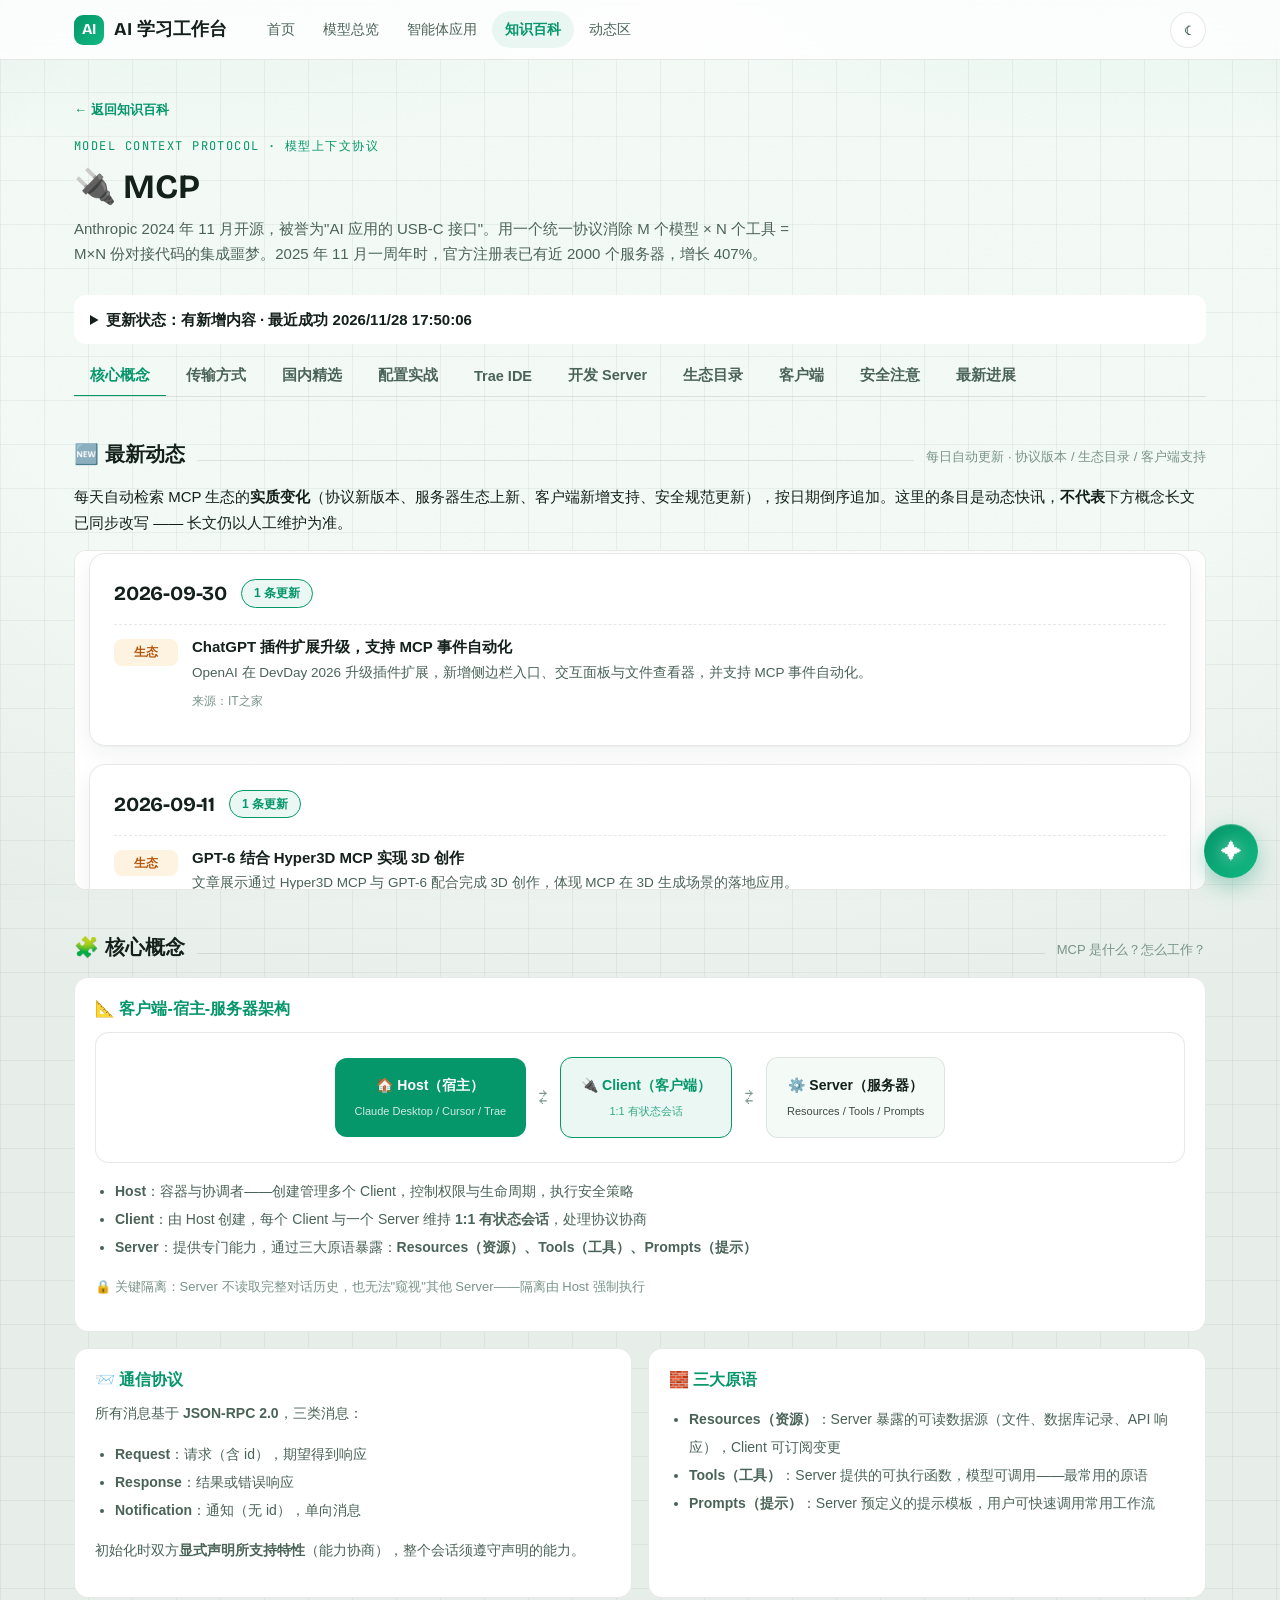
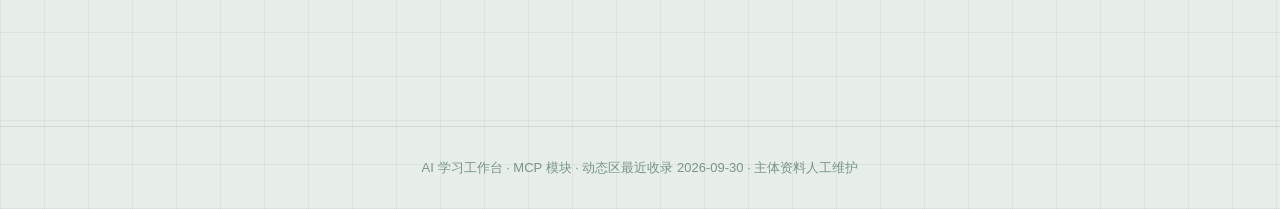
<file: wiki-mcp.html>
<!-- Generated by Trae Work -->
<!DOCTYPE html>
<html lang="zh-CN">
<head>
<meta charset="UTF-8">
<meta name="viewport" content="width=device-width, initial-scale=1.0, maximum-scale=1.0, user-scalable=no">
<meta name="theme-color" content="#0A1512">
<meta name="apple-mobile-web-app-capable" content="yes">
<meta name="apple-mobile-web-app-status-bar-style" content="black-translucent">
<meta name="apple-mobile-web-app-title" content="AI工作台">
<link rel="manifest" href="./manifest.json">
<link rel="apple-touch-icon" href="./assets/icon-192.png">
<link rel="icon" type="image/x-icon" href="./assets/ai-workbench.ico">
<title>MCP · 知识百科 · AI 学习工作台</title>
<link rel="stylesheet" href="./_shared/css/app.css">
<link rel="stylesheet" href="./_shared/css/splash.css">
<style>
/* ---- MCP 服务器卡片 ---- */
.mcp-card {
  background:var(--bg2); border:1px solid var(--rule); border-radius:14px;
  padding:18px; transition:all .2s; cursor:pointer; position:relative;
}
.mcp-card:hover { border-color:var(--accent); box-shadow:var(--shadow-lg); transform:translateY(-2px); }
.mcp-card .mc-head { display:flex; justify-content:space-between; align-items:flex-start; gap:8px; margin-bottom:10px; }
.mcp-card .mc-name { font-size:16px; font-weight:700; color:var(--ink); }
.mcp-card .mc-cat { font-size:11px; padding:2px 8px; border-radius:999px; background:var(--accent-soft); color:var(--accent); font-weight:600; white-space:nowrap; }
.mcp-card .mc-desc { font-size:13px; color:var(--muted); line-height:1.7; margin-bottom:10px; }
.mcp-card .mc-tags { display:flex; gap:6px; flex-wrap:wrap; margin-bottom:8px; }
.mcp-card .mc-tag { font-size:11px; padding:2px 8px; border-radius:6px; background:var(--bg); color:var(--faint); }
.mcp-card .mc-install { font-size:12px; color:var(--accent); font-weight:600; word-break:break-all; }
.mcp-card .mc-official { font-size:10px; padding:2px 6px; border-radius:4px; background:#D1FAE5; color:#065F46; white-space:nowrap; flex-shrink:0; }

/* ---- 代码块 ---- */
.code-block {
  background:#1a1a2e; color:#e0e0e0; border-radius:10px; padding:16px 18px;
  font-family:'SF Mono','Fira Code',Consolas,monospace; font-size:13px; line-height:1.7;
  overflow-x:auto; margin:12px 0; position:relative;
}
.code-block .cb-label { position:absolute; top:0; right:0; font-size:11px; padding:3px 10px; background:rgba(255,255,255,0.1); border-radius:0 10px 0 8px; color:#aaa; }
.code-block .c-key { color:#7ee787; }
.code-block .c-str { color:#79c0ff; }
.code-block .c-com { color:#8b949e; }
.code-block .c-fn { color:#d2a8ff; }
.code-block .c-num { color:#ffa657; }

/* ---- 步骤列表 ---- */
.step-list { counter-reset:step; list-style:none; padding:0; }
.step-list li {
  counter-increment:step; position:relative; padding:12px 0 12px 44px;
  border-bottom:1px solid var(--rule); font-size:14px; color:var(--ink); line-height:1.7;
}
.step-list li:last-child { border-bottom:none; }
.step-list li::before {
  content:counter(step); position:absolute; left:0; top:12px;
  width:28px; height:28px; border-radius:50%; background:var(--accent); color:#fff;
  display:flex; align-items:center; justify-content:center; font-size:14px; font-weight:700;
}
.step-list li b { color:var(--accent); }

/* ---- 对比表 ---- */
.compare-matrix { width:100%; border-collapse:collapse; font-size:13px; margin:12px 0; }
.compare-matrix th, .compare-matrix td { padding:10px 14px; border:1px solid var(--rule); text-align:left; }
.compare-matrix th { background:var(--accent-soft); color:var(--accent); font-weight:700; }
.compare-matrix td:first-child { font-weight:600; color:var(--ink); }
.compare-matrix .tag-yes { color:#059669; font-weight:700; }
.compare-matrix .tag-no { color:#EF4444; font-weight:700; }

/* ---- 信息卡片 ---- */
.info-card { background:var(--bg2); border:1px solid var(--rule); border-radius:14px; padding:20px; margin-bottom:16px; }
.info-card h3 { color:var(--accent); font-size:16px; margin-bottom:10px; display:flex; align-items:center; gap:6px; }
.info-card p { font-size:14px; color:var(--muted); line-height:1.8; }
.info-card ul { padding-left:20px; font-size:14px; color:var(--muted); line-height:2; }

/* ---- 架构图 ---- */
.arch-box {
  display:flex; align-items:center; justify-content:center; gap:12px; flex-wrap:wrap;
  padding:24px 16px; background:var(--bg2); border-radius:14px; border:1px solid var(--rule); margin:12px 0;
}
.arch-node {
  text-align:center; padding:16px 20px; border-radius:12px; min-width:120px;
}
.arch-node.host { background:var(--accent); color:#fff; }
.arch-node.client { background:var(--accent-soft); color:var(--accent); border:1px solid var(--accent); }
.arch-node.server { background:var(--bg); border:1px solid var(--rule); }
.arch-node .an-title { font-weight:700; font-size:14px; margin-bottom:4px; }
.arch-node .an-sub { font-size:11px; opacity:0.8; }
.arch-arrow { font-size:20px; color:var(--faint); }

/* ---- 安全风险表 ---- */
.risk-table { width:100%; border-collapse:collapse; font-size:12px; }
.risk-table th, .risk-table td { padding:8px 12px; border:1px solid var(--rule); text-align:left; }
.risk-table th { background:#FEF3C7; color:#92400E; }
.risk-table td:first-child { font-weight:700; color:#DC2626; white-space:nowrap; }

/* ---- 目录列表 ---- */
.dir-list { display:grid; grid-template-columns:repeat(auto-fill,minmax(260px,1fr)); gap:12px; }
.dir-item { background:var(--bg2); border:1px solid var(--rule); border-radius:10px; padding:14px; }
.dir-item .di-name { font-weight:700; font-size:14px; color:var(--ink); margin-bottom:4px; }
.dir-item .di-desc { font-size:12px; color:var(--muted); line-height:1.6; margin-bottom:6px; }
.dir-item .di-link { font-size:12px; color:var(--accent); text-decoration:none; word-break:break-all; }
.dir-item .di-link:hover { text-decoration:underline; }

/* ---- 最新动态：固定高度滚动框（v27） ----
   动态条目每天追加、只增不减，不框起来会把下方正文越推越远。
   max-height 内部滚动；overscroll-behavior 防止框内滚到底后带动整页滚动。 */
.feed-scroll {
  max-height: 340px;
  overflow-y: auto;
  overscroll-behavior: contain;
  border: 1px solid var(--rule);
  border-radius: 12px;
  background: var(--bg2);
  padding: 2px 14px;
  scrollbar-width: thin;
}
.feed-scroll::-webkit-scrollbar { width: 6px; }
.feed-scroll::-webkit-scrollbar-track { background: transparent; }
.feed-scroll::-webkit-scrollbar-thumb { background: var(--rule); border-radius: 3px; }
.feed-scroll::-webkit-scrollbar-thumb:hover { background: var(--muted); }

@media (max-width:700px) {
  .dir-list { grid-template-columns:1fr; }
  .arch-box { flex-direction:column; }
  .arch-arrow { transform:rotate(90deg); }
  .feed-scroll { max-height: 280px; padding: 2px 10px; }
}
</style>
<style>
.tab-pane > .sec { margin-top: 0; }
</style>
</head>
<body>

<nav class="nav">
  <div class="nav-inner">
    <a class="brand" href="index.html">
      <span class="logo">AI</span>
      <span>AI 学习工作台</span>
    </a>
    <div class="nav-links">
      <a href="index.html">首页</a>
      <a href="models.html">模型总览</a>
      <a href="agents.html">智能体应用</a>
      <a href="concepts.html" class="active">知识百科</a>
      <a href="news.html">动态区</a>
    </div>
    <div class="nav-actions">
      <button class="theme-btn" data-theme-btn title="切换主题">☾</button>
    </div>
  </div>
</nav>

<div class="wrap">

  <p style="margin:0 0 14px"><a href="concepts.html" style="color:var(--accent);font-size:13px;font-weight:600;text-decoration:none">← 返回知识百科</a></p>

  <section class="page-head">
    <span class="kicker">Model Context Protocol · 模型上下文协议</span>
    <h1>🔌 MCP</h1>
    <p class="sub">Anthropic 2024 年 11 月开源，被誉为"AI 应用的 USB-C 接口"。用一个统一协议消除 M 个模型 × N 个工具 = M×N 份对接代码的集成噩梦。2025 年 11 月一周年时，官方注册表已有近 2000 个服务器，增长 407%。</p>
  </section>

  <!-- ============ 核心概念 ============ -->
    <div class="tabs">
    <button class="tab-btn active" data-tab-btn="concept">核心概念</button>
    <button class="tab-btn" data-tab-btn="transport">传输方式</button>
    <button class="tab-btn" data-tab-btn="cn">国内精选</button>
    <button class="tab-btn" data-tab-btn="setup">配置实战</button>
    <button class="tab-btn" data-tab-btn="ide">Trae IDE</button>
    <button class="tab-btn" data-tab-btn="dev">开发 Server</button>
    <button class="tab-btn" data-tab-btn="dir">生态目录</button>
    <button class="tab-btn" data-tab-btn="clients">客户端</button>
    <button class="tab-btn" data-tab-btn="safety">安全注意</button>
    <button class="tab-btn" data-tab-btn="progress">最新进展</button>
  </div>

  <!-- ============ 最新动态（每日自动更新） ============ -->
  <section class="sec" id="mcp-daily-feed">
    <div class="sec-head"><h2>🆕 最新动态</h2><div class="rule"></div><span class="hint">每日自动更新 · 协议版本 / 生态目录 / 客户端支持</span></div>
    <p class="sec-note">每天自动检索 MCP 生态的<b>实质变化</b>（协议新版本、服务器生态上新、客户端新增支持、安全规范更新），按日期倒序追加。这里的条目是动态快讯，<b>不代表</b>下方概念长文已同步改写 —— 长文仍以人工维护为准。</p>
    <!-- v27：动态条目装进固定高度滚动框（条目只增不减，不再把下方内容越推越远）；
         CI 脚本按 marker 定位插入，marker 在框内则新条目自动进框，逻辑无需改动 -->
    <div class="feed-scroll">
    <!-- __MCP_DAILY_INSERT__ -->
      <div class="news-day">
        <div class="dhead">
          <span class="ddate">2026-09-30</span>
          <span class="dbadge">1 条更新</span>
        </div>
        <div class="news-item">
          <span class="cat c-event">生态</span>
          <div class="body">
            <h4><a href="https://www.ithome.com/1/008/528.htm" target="_blank" rel="noopener">ChatGPT 插件扩展升级，支持 MCP 事件自动化</a></h4>
            <p>OpenAI 在 DevDay 2026 升级插件扩展，新增侧边栏入口、交互面板与文件查看器，并支持 MCP 事件自动化。</p>
            <span class="src">来源：<a href="https://www.ithome.com/1/008/528.htm" target="_blank" rel="noopener">IT之家</a></span>
          </div>
        </div>
      </div>
      <div class="news-day">
        <div class="dhead">
          <span class="ddate">2026-09-11</span>
          <span class="dbadge">1 条更新</span>
        </div>
        <div class="news-item">
          <span class="cat c-event">生态</span>
          <div class="body">
            <h4><a href="https://www.ifanr.com/1679614?utm_source=rss&amp;utm_medium=rss&amp;utm_campaign=" target="_blank" rel="noopener">GPT-6 结合 Hyper3D MCP 实现 3D 创作</a></h4>
            <p>文章展示通过 Hyper3D MCP 与 GPT-6 配合完成 3D 创作，体现 MCP 在 3D 生成场景的落地应用。</p>
            <span class="src">来源：<a href="https://www.ifanr.com/1679614?utm_source=rss&amp;utm_medium=rss&amp;utm_campaign=" target="_blank" rel="noopener">爱范儿</a></span>
          </div>
        </div>
      </div>
      <div class="news-day">
        <div class="dhead">
          <span class="ddate">2026-09-09</span>
          <span class="dbadge">4 条更新</span>
        </div>
        <div class="news-item">
          <span class="cat c-model">协议</span>
          <div class="body">
            <h4><a href="https://www.ithome.com/1/000/280.htm" target="_blank" rel="noopener">AZZA 推出 AI 工作站机箱 TRAIL，支持塔式 / 机架部署</a></h4>
            <p>IT之家 9 月 9 日消息，以其异形机箱而广为人知的 PC 硬件品牌 AZZA 近日推出了一款造型常规的机箱产品 TRAIL。这一型号面向 AI 工作站用途，可容纳 4 张双槽 370mm 扩展卡，支持塔式 / 机架部署。TRAIL 主要采用 1.0~1.2mm SGCC 钢板</p>
            <span class="src">来源：<a href="https://www.ithome.com/1/000/280.htm" target="_blank" rel="noopener">IT之家</a></span>
          </div>
        </div>
        <div class="news-item">
          <span class="cat c-model">协议</span>
          <div class="body">
            <h4><a href="https://www.ithome.com/1/000/277.htm" target="_blank" rel="noopener">美国国防部被曝曾要求 OpenAI 提供特别版 AI，对军事指令拥有“最低拒绝率”</a></h4>
            <p>IT之家 9 月 9 日消息，据《The Intercept》获得的文件显示，美国国防部曾要求 OpenAI 向美军提供一款其人工智能技术的特殊版本，该版本的设计目标是尽可能减少军事指令的驳回次数。此次要求开发一款对五角大楼指令具有“最低拒绝率”的定制 AI 工具，是《The I</p>
            <span class="src">来源：<a href="https://www.ithome.com/1/000/277.htm" target="_blank" rel="noopener">IT之家</a></span>
          </div>
        </div>
        <div class="news-item">
          <span class="cat c-event">生态</span>
          <div class="body">
            <h4><a href="https://www.ithome.com/1/000/272.htm" target="_blank" rel="noopener">北京：打造下一代新型智能终端，推动 8K 超高清、裸眼 3D 等技术规模化应用</a></h4>
            <p>IT之家 9 月 9 日消息，北京市人民政府印发《北京市“十五五”时期高精尖产业发展规划》。其中提到，加快平台企业深化大模型应用，培育新型平台主体。打造下一代新型智能终端，推动 8K 超高清、裸眼 3D、光场显示等技术规模化应用。大力发展数字内容产业，推动游戏产业精品化、国际化，</p>
            <span class="src">来源：<a href="https://www.ithome.com/1/000/272.htm" target="_blank" rel="noopener">IT之家</a></span>
          </div>
        </div>
        <div class="news-item">
          <span class="cat c-model">协议</span>
          <div class="body">
            <h4><a href="https://www.ithome.com/1/000/267.htm" target="_blank" rel="noopener">TrendForce：2026 年 Q2 十大晶圆代工厂合计产值近 534.9 亿美元，再创新高</a></h4>
            <p>IT之家 9 月 9 日消息，TrendForce 集邦咨询数据显示，2026 年第二季度全球前十大晶圆代工厂合计产值环比增长 11.5%，已接近 534.9 亿美元（IT之家注：现汇率约合 3,598.94 亿元人民币），再创新高。其中，TSMC（台积电）第二季度营收近 402</p>
            <span class="src">来源：<a href="https://www.ithome.com/1/000/267.htm" target="_blank" rel="noopener">IT之家</a></span>
          </div>
        </div>
      </div>
      <div class="news-day">
        <div class="dhead">
          <span class="ddate">2026-09-04</span>
          <span class="dbadge">1 条更新</span>
        </div>
        <div class="news-item">
          <span class="cat c-model">协议</span>
          <div class="body">
            <h4><a href="https://news.google.com/rss/articles/CBMiYkFVX3lxTE45MFcwalRtd0J1R3BBOTNYQTd6cTVVREw0d2cyVXlfbWtpNkM1N3pjcW8wS1oyS0xuZkl3b2xLanRRd193eTl6Wi14TS1vVEFoMWRmM0w5cWVpcThTWjZWSnJ3?oc=5" target="_blank" rel="noopener">优刻得发布MySQL MCP Server，用自然语言管理云数据库 - 同花顺财经</a></h4>
            <p>优刻得发布MySQL MCP Server，用自然语言管理云数据库&amp;nbsp;&amp;nbsp;同花顺财经</p>
            <span class="src">来源：<a href="https://news.google.com/rss/articles/CBMiYkFVX3lxTE45MFcwalRtd0J1R3BBOTNYQTd6cTVVREw0d2cyVXlfbWtpNkM1N3pjcW8wS1oyS0xuZkl3b2xLanRRd193eTl6Wi14TS1vVEFoMWRmM0w5cWVpcThTWjZWSnJ3?oc=5" target="_blank" rel="noopener">同花顺财经</a></span>
          </div>
        </div>
      </div>
      <div class="news-day">
        <div class="dhead">
          <span class="ddate">2026-09-02</span>
          <span class="dbadge">1 条更新</span>
        </div>
        <div class="news-item">
          <span class="cat c-model">协议</span>
          <div class="body">
            <h4><a href="https://news.google.com/rss/articles/CBMiaEFVX3lxTE9vai1kWENPbC1YdTl2MDlWMHVsYVk4Y05QZTJXU0xFbHJuTDhKSWRWbXZnNkQzaGVnMXBEdEhtNWtQRlhJTTBDWW0zM0Zxd0RsNU96QW0zZTk1V1d6VE1HM1dFQUp2WHly?oc=5" target="_blank" rel="noopener">开源日报生成器weekly-git-report：集成MCP协议，利用LLM自动将Git提交转化为工作报告 - 80aj</a></h4>
            <p>开源日报生成器weekly-git-report：集成MCP协议，利用LLM自动将Git提交转化为工作报告&amp;nbsp;&amp;nbsp;80aj.com</p>
            <span class="src">来源：<a href="https://news.google.com/rss/articles/CBMiaEFVX3lxTE9vai1kWENPbC1YdTl2MDlWMHVsYVk4Y05QZTJXU0xFbHJuTDhKSWRWbXZnNkQzaGVnMXBEdEhtNWtQRlhJTTBDWW0zM0Zxd0RsNU96QW0zZTk1V1d6VE1HM1dFQUp2WHly?oc=5" target="_blank" rel="noopener">80aj.com</a></span>
          </div>
        </div>
      </div>
      <div class="news-day">
        <div class="dhead">
          <span class="ddate">2026-09-01</span>
          <span class="dbadge">1 条更新</span>
        </div>
        <div class="news-item">
          <span class="cat c-model">协议</span>
          <div class="body">
            <h4><a href="https://news.google.com/rss/articles/CBMiaEFVX3lxTE9vai1kWENPbC1YdTl2MDlWMHVsYVk4Y05QZTJXU0xFbHJuTDhKSWRWbXZnNkQzaGVnMXBEdEhtNWtQRlhJTTBDWW0zM0Zxd0RsNU96QW0zZTk1V1d6VE1HM1dFQUp2WHly?oc=5" target="_blank" rel="noopener">开源日报生成器weekly-git-report：集成MCP协议，利用LLM自动将Git提交转化为工作报告 - 80aj</a></h4>
            <p>开源日报生成器weekly-git-report：集成MCP协议，利用LLM自动将Git提交转化为工作报告&amp;nbsp;&amp;nbsp;80aj.com</p>
            <span class="src">来源：<a href="https://news.google.com/rss/articles/CBMiaEFVX3lxTE9vai1kWENPbC1YdTl2MDlWMHVsYVk4Y05QZTJXU0xFbHJuTDhKSWRWbXZnNkQzaGVnMXBEdEhtNWtQRlhJTTBDWW0zM0Zxd0RsNU96QW0zZTk1V1d6VE1HM1dFQUp2WHly?oc=5" target="_blank" rel="noopener">80aj.com</a></span>
          </div>
        </div>
      </div>
      
      
    </div>
  </section>

<section class="sec tab-pane active" data-tab-pane="concept">
    <div class="sec-head"><h2>🧩 核心概念</h2><div class="rule"></div><span class="hint">MCP 是什么？怎么工作？</span></div>

    <div class="info-card">
      <h3>📐 客户端-宿主-服务器架构</h3>
      <div class="arch-box">
        <div class="arch-node host">
          <div class="an-title">🏠 Host（宿主）</div>
          <div class="an-sub">Claude Desktop / Cursor / Trae</div>
        </div>
        <div class="arch-arrow">⇄</div>
        <div class="arch-node client">
          <div class="an-title">🔌 Client（客户端）</div>
          <div class="an-sub">1:1 有状态会话</div>
        </div>
        <div class="arch-arrow">⇄</div>
        <div class="arch-node server">
          <div class="an-title">⚙️ Server（服务器）</div>
          <div class="an-sub">Resources / Tools / Prompts</div>
        </div>
      </div>
      <ul>
        <li><b>Host</b>：容器与协调者——创建管理多个 Client，控制权限与生命周期，执行安全策略</li>
        <li><b>Client</b>：由 Host 创建，每个 Client 与一个 Server 维持 <b>1:1 有状态会话</b>，处理协议协商</li>
        <li><b>Server</b>：提供专门能力，通过三大原语暴露：<b>Resources（资源）、Tools（工具）、Prompts（提示）</b></li>
      </ul>
      <p style="font-size:13px;color:var(--faint);margin-top:8px;">🔒 关键隔离：Server 不读取完整对话历史，也无法"窥视"其他 Server——隔离由 Host 强制执行</p>
    </div>

    <div class="grid grid-2">
      <div class="info-card">
        <h3>📨 通信协议</h3>
        <p>所有消息基于 <b>JSON-RPC 2.0</b>，三类消息：</p>
        <ul>
          <li><b>Request</b>：请求（含 id），期望得到响应</li>
          <li><b>Response</b>：结果或错误响应</li>
          <li><b>Notification</b>：通知（无 id），单向消息</li>
        </ul>
        <p style="margin-top:8px;">初始化时双方<b>显式声明所支持特性</b>（能力协商），整个会话须遵守声明的能力。</p>
      </div>
      <div class="info-card">
        <h3>🧱 三大原语</h3>
        <ul>
          <li><b>Resources（资源）</b>：Server 暴露的可读数据源（文件、数据库记录、API 响应），Client 可订阅变更</li>
          <li><b>Tools（工具）</b>：Server 提供的可执行函数，模型可调用——最常用的原语</li>
          <li><b>Prompts（提示）</b>：Server 预定义的提示模板，用户可快速调用常用工作流</li>
        </ul>
      </div>
    </div>
  </section>

  <!-- ============ 传输方式 ============ -->
  <section class="sec tab-pane" data-tab-pane="transport">
    <div class="sec-head"><h2>🚇 传输方式</h2><div class="rule"></div><span class="hint">两种传输，按场景选择</span></div>
    <div class="table-wrap">
      <table class="compare-matrix">
        <thead>
          <tr><th>传输</th><th>模式</th><th>推荐场景</th><th>特点</th></tr>
        </thead>
        <tbody>
          <tr>
            <td>stdio</td>
            <td>子进程，本地</td>
            <td>本地工具、IDE 插件、单开发者</td>
            <td>JSON-RPC over stdin/stdout；零配置、无认证、延迟最低</td>
          </tr>
          <tr>
            <td>Streamable HTTP</td>
            <td>远程 HTTP 服务器</td>
            <td>企业/远程部署、多用户共享</td>
            <td>2025-03 引入；单端点 POST+GET，可选 SSE 流式；可跨网络</td>
          </tr>
        </tbody>
      </table>
    </div>
    <p style="font-size:13px;color:var(--faint);">Trae IDE 支持 stdio、Streamable HTTP 两种传输。官方文档：<a href="https://docs.trae.ai/ide/model-context-protocol" style="color:var(--accent);">docs.trae.ai/ide/model-context-protocol</a></p>
  </section>

  <!-- ============ 国内/中文场景 MCP 精选 ============ -->
  <section class="sec tab-pane" data-tab-pane="cn">
    <div class="sec-head"><h2>🇨🇳 国内 / 中文场景 MCP 精选</h2><div class="rule"></div><span class="hint">飞书、钉钉、高德、阿里云、腾讯、百度等</span></div>

    <div class="info-card" style="background:linear-gradient(135deg,#05966911,#05966905);border-color:var(--accent);">
      <h3>👤 为什么重点关注国内 MCP？</h3>
      <p>你的使用场景以中文为主，教学和办公中接触的国内服务（飞书/钉钉/高德/百度/WPS 等）需要对应的 MCP 才能接入。截至 2026-08，<b>Awesome China MCP</b> 索引已收录 <b>200+</b> 个国内 MCP 服务器，覆盖办公协作、地图出行、金融数据、社交内容、云服务等全场景。</p>
      <p style="margin-top:8px;font-size:13px;color:var(--accent);">💡 <b>你的情况</b>：Trae 中已安装飞书插件（Lark v1.0.3），但飞书 MCP Server 是独立的——插件用 CLI 调用，MCP 用协议连接。两者可以互补使用。</p>
    </div>

    <h3 style="color:var(--ink);font-size:15px;margin-bottom:12px;">🏆 重点推荐（结合你的使用场景）</h3>
    <div class="grid grid-2" id="domestic-mcps"></div>

    <div class="info-card" style="margin-top:20px;">
      <h3>📊 国内 MCP 托管平台</h3>
      <p>不想自己跑 npx？以下平台提供托管一键接入，免去本地配置：</p>
      <div class="table-wrap">
        <table class="compare-matrix">
          <thead><tr><th>平台</th><th>说明</th><th>地址</th></tr></thead>
          <tbody>
            <tr><td>阿里云百炼 MCP 市场</td><td>184 官方 + 2900+ 第三方托管 MCP</td><td>bailian.console.aliyun.com/?tab=mcp</td></tr>
            <tr><td>百度千帆 MCP 广场</td><td>国内首个企业级 MCP 服务，1000+ Server</td><td>cloud.baidu.com</td></tr>
            <tr><td>魔搭 ModelScope MCP 广场</td><td>1400+ Server，模型社区生态</td><td>modelscope.cn</td></tr>
            <tr><td>火山引擎 MCP 市场</td><td>字节跳动云服务 MCP Server</td><td>volcengine.com/mcp-marketplace</td></tr>
          </tbody>
        </table>
      </div>
    </div>
  </section>

  <!-- ============ Trae/TraeWork MCP 配置实战 ============ -->
  <section class="sec tab-pane" data-tab-pane="setup">
    <div class="sec-head"><h2>🚀 Trae / WorkBuddy MCP 配置实战</h2><div class="rule"></div><span class="hint">Windows 一步步教你配置</span></div>

    <div class="info-card">
      <h3>📋 前置环境检查（Windows）</h3>
      <ol class="step-list">
        <li><b>安装 Node.js</b>：访问 <a href="https://nodejs.org" style="color:var(--accent);">nodejs.org</a> 下载 Windows LTS 版（≥ v20.0.0，飞书 MCP 要求）。安装时勾选"Add to PATH"。</li>
        <li><b>验证安装</b>：打开命令提示符（Win+R 输入 cmd），执行 <code>node -v</code> 和 <code>npx --version</code>，确认有版本号输出。</li>
        <li><b>安装 Python</b>（部分 MCP 需要）：从 <a href="https://python.org" style="color:var(--accent);">python.org</a> 下载 Python ≥ 3.8，安装时勾选"Add Python to PATH"。</li>
        <li><b>安装 uv/uvx</b>（Python MCP 推荐）：<code>pip install uv</code>，用于运行 Python 编写的 MCP Server。</li>
      </ol>
      <p style="font-size:13px;color:var(--faint);margin-top:8px;">⚠️ <b>Windows 关键注意</b>：安装路径不能有中文和空格；命令行乱码时执行 <code>chcp 65001</code> 切 UTF-8。</p>
    </div>

    <details class="fold" open>
      <summary>⚙️ 方式一：Trae IDE 界面添加 MCP（推荐新手）</summary>
      <div class="fold-body">
        <ol class="step-list">
          <li><b>打开设置</b>：在 Trae IDE 中，点击右上角 <b>⚙️ 设置图标</b>，进入设置中心。</li>
          <li><b>找到 MCP</b>：在左侧导航栏选择 <b>MCP</b>，你会看到两个标签页：<b>市场</b> 和 <b>手动配置</b>。</li>
          <li><b>从市场添加</b>（推荐）：点击 <b>市场</b> 标签，搜索你想要的 MCP（如 "GitHub"），点击 <b>+</b> 按钮，填入 API Key，点 <b>确认</b>。</li>
          <li><b>手动配置</b>（市场没有的）：切到 <b>手动配置</b> 标签，点击 <b>添加</b>，粘贴 JSON 配置（格式见下方示例），点 <b>确认</b>。</li>
          <li><b>验证连接</b>：添加后，MCP 列表中该服务器状态显示 <b>绿色圆点</b> = 连接成功；红色 = 配置有误。</li>
          <li><b>开始使用</b>：在对话中直接描述任务，AI 会自动调用已连接的 MCP 服务器。</li>
        </ol>
      </div>
    </details>

    <details class="fold">
      <summary>📝 方式二：编辑配置文件（适合批量配置）</summary>
      <div class="fold-body">
        <p style="font-size:14px;color:var(--muted);margin-bottom:10px;">配置文件位置（Windows）：</p>
        <div class="code-block">
<span class="cb-label">配置文件路径</span>
<span class="c-com"># 全局配置（所有项目共享，推荐）</span>
C:\Users\Woodley\.trae-cn\mcp.json

<span class="c-com"># 项目级配置（仅当前项目，优先级更高）</span>
d:\新建文件夹\AI日常\ai-workbench\.trae\mcp.json
        </div>
        <p style="font-size:14px;color:var(--muted);margin:12px 0 8px;">用记事本或 VS Code 打开 <code>mcp.json</code>，编辑内容：</p>
        <div class="code-block">
<span class="cb-label">mcp.json 基本格式</span>
{
  <span class="c-str">"mcpServers"</span>: {
    <span class="c-str">"server-name"</span>: {
      <span class="c-str">"command"</span>: <span class="c-str">"npx"</span>,
      <span class="c-str">"args"</span>: [<span class="c-str">"-y"</span>, <span class="c-str">"package-name"</span>],
      <span class="c-str">"env"</span>: {
        <span class="c-str">"API_KEY"</span>: <span class="c-str">"你的密钥"</span>
      }
    }
  }
}
        </div>
        <p style="font-size:13px;color:var(--faint);margin-top:8px;">⚠️ Windows 下如果 <code>npx</code> 报错 "command not found"，把 <code>"command": "npx"</code> 改成 <code>"command": "npx.cmd"</code>。</p>
      </div>
    </details>

    <details class="fold">
      <summary>🐦 飞书 / Lark MCP 详细配置（你已有飞书插件，这是互补方案）</summary>
      <div class="fold-body">
        <p style="font-size:14px;color:var(--muted);margin-bottom:10px;">飞书 MCP Server 让 AI 通过标准协议调用飞书 API，与已安装的飞书插件互补。插件用 CLI 调用，MCP 用协议连接。</p>
        <ol class="step-list">
          <li><b>创建飞书应用</b>：访问 <a href="https://open.feishu.cn/" style="color:var(--accent);">open.feishu.cn</a> → 创建企业自建应用 → 获取 <b>App ID</b> 和 <b>App Secret</b>。</li>
          <li><b>添加权限</b>：在应用管理页 → 权限管理 → 按需勾选权限（消息、文档、日历等）。</li>
          <li><b>配置 MCP</b>：在 Trae 设置 → MCP → 手动配置，粘贴以下 JSON：</li>
        </ol>
        <div class="code-block">
<span class="cb-label">飞书 MCP 配置（应用身份）</span>
{
  <span class="c-str">"mcpServers"</span>: {
    <span class="c-str">"lark-mcp"</span>: {
      <span class="c-str">"command"</span>: <span class="c-str">"npx.cmd"</span>,
      <span class="c-str">"args"</span>: [
        <span class="c-str">"-y"</span>, <span class="c-str">"@larksuiteoapi/lark-mcp"</span>, <span class="c-str">"mcp"</span>,
        <span class="c-str">"-a"</span>, <span class="c-str">"cli_你的AppID"</span>,
        <span class="c-str">"-s"</span>, <span class="c-str">"你的AppSecret"</span>,
        <span class="c-str">"-l"</span>, <span class="c-str">"zh"</span>
      ]
    }
  }
}
        </div>
        <p style="font-size:13px;color:var(--faint);margin-top:8px;">常用参数：<code>-t</code> 指定工具集（如 <code>preset.im.default,preset.calendar.default</code>）；<code>-u</code> 用户身份令牌；<code>-m sse</code> 切换 SSE 模式。</p>
        <p style="font-size:13px;color:var(--faint);">官方仓库：<a href="https://github.com/larksuite/lark-openapi-mcp" style="color:var(--accent);">github.com/larksuite/lark-openapi-mcp</a></p>
      </div>
    </details>

    <details class="fold">
      <summary>💬 钉钉 DingTalk MCP 详细配置</summary>
      <div class="fold-body">
        <ol class="step-list">
          <li><b>成为钉钉开发者</b>：访问 <a href="https://open.dingtalk.com/" style="color:var(--accent);">open.dingtalk.com</a> → 创建应用 → 获取 <b>Client ID</b> 和 <b>Client Secret</b>。</li>
          <li><b>添加权限</b>：按启用的模块在"权限管理"添加对应权限点。</li>
          <li><b>配置 MCP</b>：在 Trae 设置 → MCP → 手动配置，粘贴以下 JSON：</li>
        </ol>
        <div class="code-block">
<span class="cb-label">钉钉 MCP 配置</span>
{
  <span class="c-str">"mcpServers"</span>: {
    <span class="c-str">"dingtalk-mcp"</span>: {
      <span class="c-str">"command"</span>: <span class="c-str">"npx.cmd"</span>,
      <span class="c-str">"args"</span>: [<span class="c-str">"-y"</span>, <span class="c-str">"dingtalk-mcp@latest"</span>],
      <span class="c-str">"env"</span>: {
        <span class="c-str">"DINGTALK_Client_ID"</span>: <span class="c-str">"你的ClientID"</span>,
        <span class="c-str">"DINGTALK_Client_Secret"</span>: <span class="c-str">"你的ClientSecret"</span>,
        <span class="c-str">"ACTIVE_PROFILES"</span>: <span class="c-str">"dingtalk-contacts,dingtalk-calendar"</span>
      }
    }
  }
}
        </div>
        <p style="font-size:13px;color:var(--faint);margin-top:8px;"><code>ACTIVE_PROFILES</code> 可选模块：通讯录、部门管理、机器人发消息、待办、日程、签到、工作通知、项目管理等。<code>ALL</code> 为全部启用。</p>
      </div>
    </details>

    <details class="fold">
      <summary>🗺️ 高德地图 MCP 配置（零门槛，推荐入门）</summary>
      <div class="fold-body">
        <ol class="step-list">
          <li><b>获取 API Key</b>：访问 <a href="https://lbs.amap.com/" style="color:var(--accent);">lbs.amap.com</a> → 注册 → 控制台 → 应用管理 → 创建新应用 → 获取 Key。</li>
          <li><b>配置 MCP</b>：在 Trae 设置 → MCP → 手动配置，粘贴以下 JSON：</li>
        </ol>
        <div class="code-block">
<span class="cb-label">高德地图 MCP 配置</span>
{
  <span class="c-str">"mcpServers"</span>: {
    <span class="c-str">"amap"</span>: {
      <span class="c-str">"command"</span>: <span class="c-str">"npx.cmd"</span>,
      <span class="c-str">"args"</span>: [<span class="c-str">"-y"</span>, <span class="c-str">"@amap/amap-maps-mcp-server"</span>],
      <span class="c-str">"env"</span>: {
        <span class="c-str">"AMAP_MAPS_API_KEY"</span>: <span class="c-str">"你的高德Key"</span>
      }
    }
  }
}
        </div>
        <p style="font-size:13px;color:var(--faint);margin-top:8px;">功能：地理编码、逆地理编码、路径规划（步行/驾车/公交）、天气查询、地点搜索。</p>
      </div>
    </details>

    <details class="fold">
      <summary>📦 多 MCP 合并配置（一次配好所有国内服务）</summary>
      <div class="fold-body">
        <p style="font-size:14px;color:var(--muted);margin-bottom:10px;">把多个国内服务合并到一个 <code>mcp.json</code>，一次配好：</p>
        <div class="code-block">
<span class="cb-label">~/.trae-cn/mcp.json（多 MCP 合并示例）</span>
{
  <span class="c-str">"mcpServers"</span>: {
    <span class="c-com">// 飞书</span>
    <span class="c-str">"lark-mcp"</span>: {
      <span class="c-str">"command"</span>: <span class="c-str">"npx.cmd"</span>,
      <span class="c-str">"args"</span>: [<span class="c-str">"-y"</span>, <span class="c-str">"@larksuiteoapi/lark-mcp"</span>, <span class="c-str">"mcp"</span>,
               <span class="c-str">"-a"</span>, <span class="c-str">"cli_xxx"</span>, <span class="c-str">"-s"</span>, <span class="c-str">"xxx"</span>, <span class="c-str">"-l"</span>, <span class="c-str">"zh"</span>]
    },
    <span class="c-com">// 钉钉</span>
    <span class="c-str">"dingtalk"</span>: {
      <span class="c-str">"command"</span>: <span class="c-str">"npx.cmd"</span>,
      <span class="c-str">"args"</span>: [<span class="c-str">"-y"</span>, <span class="c-str">"dingtalk-mcp@latest"</span>],
      <span class="c-str">"env"</span>: { <span class="c-str">"DINGTALK_Client_ID"</span>: <span class="c-str">"xxx"</span>, <span class="c-str">"DINGTALK_Client_Secret"</span>: <span class="c-str">"xxx"</span> }
    },
    <span class="c-com">// 高德地图</span>
    <span class="c-str">"amap"</span>: {
      <span class="c-str">"command"</span>: <span class="c-str">"npx.cmd"</span>,
      <span class="c-str">"args"</span>: [<span class="c-str">"-y"</span>, <span class="c-str">"@amap/amap-maps-mcp-server"</span>],
      <span class="c-str">"env"</span>: { <span class="c-str">"AMAP_MAPS_API_KEY"</span>: <span class="c-str">"你的Key"</span> }
    },
    <span class="c-com">// 腾讯地图（远程 HTTP，无需 npx）</span>
    <span class="c-str">"tencent-map"</span>: {
      <span class="c-str">"url"</span>: <span class="c-str">"https://mcp.map.qq.com/mcp?key=你的Key"</span>
    },
    <span class="c-com">// 中国节假日（零配置）</span>
    <span class="c-str">"china-holidays"</span>: {
      <span class="c-str">"command"</span>: <span class="c-str">"npx.cmd"</span>,
      <span class="c-str">"args"</span>: [<span class="c-str">"-y"</span>, <span class="c-str">"china-mcp-servers"</span>, <span class="c-str">"holidays"</span>]
    }
  }
}
        </div>
      </div>
    </details>

    <details class="fold">
      <summary>🖥️ WorkBuddy（TraeWork）MCP 配置</summary>
      <div class="fold-body">
        <p style="font-size:14px;color:var(--muted);">WorkBuddy 支持 MCP 且集成可视化界面，操作更简单：</p>
        <ol class="step-list">
          <li><b>打开 WorkBuddy</b>：启动 TraeWork 桌面版或打开网页版。</li>
          <li><b>进入设置</b>：点击左侧导航栏的 <b>设置</b> 图标。</li>
          <li><b>找到 MCP</b>：在设置页面找到 <b>MCP 服务器</b> 选项。</li>
          <li><b>添加 MCP</b>：点击 <b>添加</b>，选择类型（stdio / HTTP），填写配置。</li>
          <li><b>验证</b>：绿色圆点 = 连接成功。</li>
        </ol>
        <p style="font-size:13px;color:var(--faint);margin-top:8px;">WorkBuddy 的 MCP 配置分为<b>用户级</b>（所有项目复用）和<b>项目级</b>（仅当前项目），与 Trae IDE 共享底层机制。配置文件路径与 TraeCode 相同：<code>%userprofile%\.trae-cn\mcp.json</code>。</p>
      </div>
    </details>

    <div class="info-card" style="margin-top:16px;border-color:#FEF3C7;background:#FFFBEB;">
      <h3 style="color:#92400E;">⚠️ Windows 常见问题排查</h3>
      <div class="table-wrap">
        <table class="compare-matrix">
          <thead><tr><th>问题</th><th>原因</th><th>解决方案</th></tr></thead>
          <tbody>
            <tr><td>npx: command not found</td><td>Node.js 未在 PATH 中</td><td>把 <code>"command": "npx"</code> 改为 <code>"command": "npx.cmd"</code>；或检查 Node.js 安装是否勾选了 Add to PATH</td></tr>
            <tr><td>命令行中文乱码</td><td>默认编码不是 UTF-8</td><td>执行 <code>chcp 65001</code> 切换为 UTF-8 编码</td></tr>
            <tr><td>权限错误</td><td>需要管理员权限</td><td>右键命令提示符 → "以管理员身份运行"</td></tr>
            <tr><td>路径含中文报错</td><td>部分 MCP 不支持中文路径</td><td>确保 Node.js 和项目路径不含中文和空格</td></tr>
            <tr><td>MCP 连接超时</td><td>网络问题或 npx 首次下载慢</td><td>先在命令行手动执行 <code>npx -y 包名</code> 预下载，再配置</td></tr>
            <tr><td>飞书 MCP 报 Node 版本低</td><td>飞书 MCP 要求 Node ≥ v20</td><td>升级 Node.js 到 v20 LTS 或更高</td></tr>
          </tbody>
        </table>
      </div>
    </div>

    <div class="info-card">
      <h3>🔄 插件 vs MCP：飞书场景对比</h3>
      <p style="font-size:14px;color:var(--muted);">你的 Trae 环境中已安装飞书插件（Lark v1.0.3），同时也可以配置飞书 MCP Server。两者的关系：</p>
      <div class="table-wrap">
        <table class="compare-matrix">
          <thead><tr><th>维度</th><th>飞书插件（已安装）</th><th>飞书 MCP Server</th></tr></thead>
          <tbody>
            <tr><td>调用方式</td><td>通过 lark-cli 二进制工具</td><td>通过 MCP 协议（JSON-RPC）</td></tr>
            <tr><td>认证方式</td><td>RequestAuthorization 扫码授权</td><td>App ID + App Secret</td></tr>
            <tr><td>功能覆盖</td><td>20+ 子技能（IM/文档/表格/日历/邮件等）</td><td>全量 OpenAPI，可按工具集筛选</td></tr>
            <tr><td>适合场景</td><td>日常对话中使用飞书功能</td><td>需要精细控制 API 调用、跨客户端共享</td></tr>
            <tr><td>你的建议</td><td colspan="2" style="text-align:center;">优先用已安装的飞书插件（零配置）；仅在需要 MCP 协议集成时再配置 MCP Server</td></tr>
          </tbody>
        </table>
      </div>
    </div>
  </section>

  <!-- ============ Trae IDE 配置提示 ============ -->
  <section class="sec tab-pane" data-tab-pane="ide">
    <div class="sec-head"><h2>⚙️ Trae IDE MCP 配置</h2><div class="rule"></div><span class="hint">其他客户端请参考官方文档</span></div>
    <div class="info-card">
      <p>Trae IDE 支持 <b>stdio、Streamable HTTP</b> 两种传输方式，可在设置中添加 MCP Server。上方「Trae / WorkBuddy MCP 配置实战」章节已提供详细的 Windows 一步步教程，包含飞书、钉钉、高德地图等国内服务的完整配置示例。</p>
      <p style="font-size:13px;color:var(--faint);margin-top:8px;">官方文档：<a href="https://docs.trae.ai/ide/model-context-protocol" style="color:var(--accent);">docs.trae.ai/ide/model-context-protocol</a></p>
    </div>
  </section>

  <!-- ============ 开发自己的 MCP Server ============ -->
  <section class="sec tab-pane" data-tab-pane="dev">
    <div class="sec-head"><h2>🔨 开发自己的 MCP Server</h2><div class="rule"></div><span class="hint">用 FastMCP，50 行搞定</span></div>

    <div class="info-card">
      <h3>🐍 Python SDK（FastMCP，推荐入门）</h3>
      <div class="code-block">
<span class="cb-label">安装</span>
pip install <span class="c-str">"mcp[cli]"</span>
<span class="c-com"># 或</span>
uv add <span class="c-str">"mcp[cli]"</span>
      </div>
      <div class="code-block">
<span class="cb-label">my_server.py</span>
<span class="c-key">from</span> mcp.server.fastmcp <span class="c-key">import</span> FastMCP

mcp = FastMCP(<span class="c-str">"my-server"</span>)

@mcp.tool()
<span class="c-key">def</span> <span class="c-fn">echo</span>(text: <span class="c-fn">str</span>) -> <span class="c-fn">str</span>:
    <span class="c-str">"""回显文本"""</span>
    <span class="c-key">return</span> <span class="c-str">f"Echo: {text}"</span>

<span class="c-key">if</span> __name__ == <span class="c-str">"__main__"</span>:
    mcp.run()  <span class="c-com"># 默认 stdio 传输</span>
      </div>
      <p style="font-size:13px;color:var(--faint);margin-top:8px;">FastMCP 自动处理协议细节，用类型注解做输入校验。50 行内可完成带 Notion API 调用的服务器。</p>
    </div>

    <div class="info-card">
      <h3>🧪 调试工具</h3>
      <ul>
        <li><b>MCP Inspector</b>：官方调试/检查工具，可视化测试服务器 → <a href="https://github.com/modelcontextprotocol/inspector" style="color:var(--accent);">github.com/modelcontextprotocol/inspector</a></li>
        <li><b>MCP CLI</b>：命令行检查器 → <a href="https://github.com/wong2/mcp-cli" style="color:var(--accent);">github.com/wong2/mcp-cli</a></li>
        <li><b>Supergateway</b>：通过 SSE 运行 stdio 服务器 → <a href="https://github.com/supercorp-ai/supergateway" style="color:var(--accent);">github.com/supercorp-ai/supergateway</a></li>
      </ul>
    </div>

    <div class="info-card">
      <h3>📋 开发流程</h3>
      <ol class="step-list">
        <li><b>选 SDK</b>：Python（FastMCP）/ TypeScript（@modelcontextprotocol/sdk）/ C#（官方 SDK）</li>
        <li><b>创建实例</b>：用 McpServer / FastMCP 创建，给描述性元数据</li>
        <li><b>注册能力</b>：用装饰器/方法注册 Tools / Resources / Prompts</li>
        <li><b>配置传输</b>：stdio（本地）/ Streamable HTTP（远程）</li>
        <li><b>测试</b>：用 MCP Inspector 可视化测试</li>
        <li><b>注册</b>：在客户端配置文件中添加 Server 定义</li>
      </ol>
    </div>
  </section>

  <!-- ============ MCP 目录 ============ -->
  <section class="sec tab-pane" data-tab-pane="dir">
    <div class="sec-head"><h2>📋 国内 MCP 服务器目录与注册表</h2><div class="rule"></div><span class="hint">去哪里发现国内 MCP 服务器</span></div>
    <div class="dir-list">
      <div class="dir-item">
        <div class="di-name">Awesome China MCP</div>
        <div class="di-desc">国内 MCP 服务器精选索引，200+ 个国内服务，覆盖办公、地图、金融、社交等全场景</div>
        <a class="di-link" href="https://github.com/jsonsvm/awesome-china-mcp" target="_blank">→ github.com/jsonsvm/awesome-china-mcp</a>
      </div>
      <div class="dir-item">
        <div class="di-name">阿里云百炼 MCP 市场</div>
        <div class="di-desc">184 官方 + 2900+ 第三方托管 MCP，一键接入免本地配置</div>
        <a class="di-link" href="https://bailian.console.aliyun.com/?tab=mcp" target="_blank">→ bailian.console.aliyun.com</a>
      </div>
      <div class="dir-item">
        <div class="di-name">魔搭 ModelScope MCP 广场</div>
        <div class="di-desc">1400+ Server，阿里达摩院模型社区生态</div>
        <a class="di-link" href="https://modelscope.cn" target="_blank">→ modelscope.cn</a>
      </div>
      <div class="dir-item">
        <div class="di-name">百度千帆 MCP 广场</div>
        <div class="di-desc">国内首个企业级 MCP 服务，1000+ Server</div>
        <a class="di-link" href="https://cloud.baidu.com" target="_blank">→ cloud.baidu.com</a>
      </div>
      <div class="dir-item">
        <div class="di-name">火山引擎 MCP 市场</div>
        <div class="di-desc">字节跳动云服务 MCP Server 市场</div>
        <a class="di-link" href="https://volcengine.com/mcp-marketplace" target="_blank">→ volcengine.com/mcp-marketplace</a>
      </div>
      <div class="dir-item">
        <div class="di-name">Trae IDE MCP 市场</div>
        <div class="di-desc">Trae IDE 内置 MCP 市场，可视化浏览和安装</div>
        <a class="di-link" href="https://docs.trae.ai/ide/model-context-protocol" target="_blank">→ docs.trae.ai</a>
      </div>
      <div class="dir-item">
        <div class="di-name">官方 MCP 文档</div>
        <div class="di-desc">MCP 规范与教程（国际通用）</div>
        <a class="di-link" href="https://modelcontextprotocol.io" target="_blank">→ modelcontextprotocol.io</a>
      </div>
    </div>
  </section>

  <!-- ============ 支持的客户端 ============ -->
  <section class="sec tab-pane" data-tab-pane="clients">
    <div class="sec-head"><h2>📱 支持 MCP 的客户端</h2><div class="rule"></div><span class="hint">你的环境已原生支持</span></div>
    <div class="table-wrap">
      <table class="compare-matrix">
        <thead><tr><th>客户端</th><th>类型</th><th>说明</th></tr></thead>
        <tbody>
          <tr><td>Trae（TraeCode）</td><td>AI IDE</td><td>⭐ 你的环境，支持 stdio / Streamable HTTP 传输，内置 MCP 市场</td></tr>
          <tr><td>WorkBuddy（TraeWork）</td><td>AI 工作台</td><td>⭐ 你的环境，集成可视化 MCP 管理界面，与 Trae IDE 共享配置</td></tr>
          <tr><td>VS Code（原生）</td><td>编辑器内置</td><td>编辑器原生 MCP 客户端，配置文件 <code>.vscode/mcp.json</code></td></tr>
          <tr><td>ChatGPT / Gemini</td><td>平台</td><td>OpenAI 与 Google 已将 MCP 集成进 ChatGPT 与 Gemini</td></tr>
        </tbody>
      </table>
    </div>
  </section>

  <!-- ============ 安全注意事项 ============ -->
  <section class="sec tab-pane" data-tab-pane="safety">
    <div class="sec-head"><h2>🛡️ 安全注意事项</h2><div class="rule"></div><span class="hint">OWASP MCP 安全 Top 10</span></div>
    <div class="table-wrap">
      <table class="risk-table">
        <thead><tr><th>编号</th><th>风险</th><th>说明</th></tr></thead>
        <tbody>
          <tr><td>MCP01</td><td>Token 管理不当</td><td>密钥暴露、凭据泄露</td></tr>
          <tr><td>MCP02</td><td>权限提升</td><td>通过 Scope 蔓延获取更高权限</td></tr>
          <tr><td>MCP03</td><td>工具投毒</td><td>攻击者在工具描述中注入恶意指令，模型当作合法配置执行</td></tr>
          <tr><td>MCP04</td><td>供应链攻击</td><td>依赖篡改、第三方包植入</td></tr>
          <tr><td>MCP05</td><td>命令注入</td><td>输入未校验导致任意命令执行</td></tr>
          <tr><td>MCP06</td><td>意图流颠覆</td><td>间接提示注入改变 Agent 行为</td></tr>
          <tr><td>MCP07</td><td>认证授权不足</td><td>缺少 OAuth / RBAC / 审计</td></tr>
          <tr><td>MCP08</td><td>缺乏审计</td><td>无遥测、无日志、不可追溯</td></tr>
          <tr><td>MCP09</td><td>影子服务器</td><td>未纳管的 MCP 服务器暗中运行</td></tr>
          <tr><td>MCP10</td><td>上下文注入</td><td>过度共享敏感数据给模型</td></tr>
        </tbody>
      </table>
    </div>
    <div class="info-card" style="margin-top:12px;">
      <h3>⚠️ 重大安全事件</h3>
      <ul>
        <li><b>工具投毒</b>：攻击者控制服务器后在工具描述中嵌入"隐形指令"（对人类不可见但被模型执行）；还包括"地毯式抽离"（Rug Pull）——已批准工具事后被改成恶意行为</li>
        <li><b>Token 透传</b>：当前规范明确禁止——MCP 服务器不得接受非为其签发的 token</li>
        <li><b>CVE-2026-33032（MCPwn）</b>：2026 年 4 月，Nginx UI 的 MCP 漏洞被确认在约 2600 个暴露实例上被主动利用——首个 MCP 专属漏洞被大规模武器化的案例</li>
      </ul>
      <p style="font-size:13px;margin-top:10px;">📚 更多安全指南：<a href="https://microsoft.github.io/mcp-azure-security-guide/" style="color:var(--accent);">OWASP MCP Azure Security Guide</a> · <a href="https://github.com/microsoft/mcp-for-beginners" style="color:var(--accent);">Microsoft MCP for Beginners</a></p>
    </div>
  </section>

  <!-- ============ 最新进展 ============ -->
  <section class="sec tab-pane" data-tab-pane="progress">
    <div class="sec-head"><h2>📈 最新进展</h2><div class="rule"></div><span class="hint">一周年里程碑与行业采用</span></div>
    <div class="grid grid-2">
      <div class="info-card">
        <h3>🎂 一周年里程碑（2025-11-25）</h3>
        <ul>
          <li>从开源实验成长为连接数据/应用到 LLM 的<b>事实标准</b></li>
          <li>官方注册表近 <b>2000 个条目</b>，自 9 月以来增长 <b>407%</b></li>
          <li><b>58 名维护者</b>支持 9 名核心维护者组成的指导组</li>
          <li>Discord <b>2900+ 贡献者</b>，每周新增 100+</li>
          <li>一个季度内推进 <b>17 个 SEP</b>（规范增强提案）</li>
        </ul>
      </div>
      <div class="info-card">
        <h3>🏢 行业巨头背书</h3>
        <ul>
          <li><b>OpenAI</b>：MCP 集成进 ChatGPT 与开发者平台</li>
          <li><b>Google Cloud</b>：支持 MCP 跨 Gemini 与 Gemini CLI</li>
          <li><b>Microsoft</b>：集成进 Foundry / Azure / M365 / GitHub Copilot，正加入 Windows</li>
          <li><b>AWS</b>：构建进 Bedrock / Kiro / Strands / AgentCore</li>
          <li><b>Block / GitHub / Hugging Face / Okta</b> 等深度采用</li>
        </ul>
      </div>
    </div>
    <div class="info-card" style="margin-top:12px;">
      <h3>📅 规范版本演进</h3>
      <div class="table-wrap">
        <table class="compare-matrix">
          <thead><tr><th>版本</th><th>重点</th></tr></thead>
          <tbody>
            <tr><td>2025-03-26</td><td>引入 Streamable HTTP 传输、结构化工具输出</td></tr>
            <tr><td>2025-06-18</td><td>增强 OAuth 2.1、新增 elicitation（用户输入请求）、移除 JSON-RPC 批处理</td></tr>
            <tr><td>2025-11-25</td><td><b>一周年版本</b>，含社区生产部署反馈驱动的高期待特性</td></tr>
            <tr><td>2026-07-28（RC）</td><td>进一步加固授权——iss 验证、OIDC application_type、凭据绑定</td></tr>
          </tbody>
        </table>
      </div>
    </div>
    <div class="info-card" style="margin-top:12px;">
      <h3>🔄 MCP v5 无状态化（2026-07-28）</h3>
      <p>官方称「<b>诞生以来最大修订</b>」。核心变化：从有状态（需要握手 + 会话 ID）转为<b>完全无状态</b>（每个请求自包含）。</p>
      <ul>
        <li><b>解决了三大痛点</b>：① 无法水平扩展 ② 不适合 Serverless ③ 运维负担重</li>
        <li><b>通俗理解</b>：有状态像「指定服务员」（必须找同一个人）；无状态像「工厂流水线」（任何机器都能处理）</li>
        <li><b>实际影响</b>：MCP 服务器现在可以像普通 HTTP 服务一样挂负载均衡后面，运维工作量减半</li>
      </ul>
    </div>
  </section>

</div>

<footer style="text-align:center;padding:30px 20px;color:var(--faint);font-size:13px;border-top:1px solid var(--rule);margin-top:40px;">
  AI 学习工作台 · MCP 模块 · 动态区最近收录 2026-09-30 · 主体资料人工维护
</footer>

<script src="./_shared/js/app.js"></script>
<script src="./_shared/js/splash.js"></script>
<script>
function renderMcpCards(containerId, data) {
  var html = data.map(function(s) {
    var tags = s.tags.map(function(t) { return '<span class="mc-tag">' + t + '</span>'; }).join('');
    var badge = s.official ? '<span class="mc-official">官方</span>' : '';
    return '<div class="mcp-card">' +
      '<div class="mc-head"><div class="mc-name">' + s.name + '</div><div style="display:flex;gap:6px;align-items:center;flex-shrink:0;">' + badge + '<span class="mc-cat">' + s.cat + '</span></div></div>' +
      '<div class="mc-desc">' + s.desc + '</div>' +
      '<div class="mc-tags">' + tags + '</div>' +
      '<div class="mc-install">📦 ' + s.install + '</div>' +
    '</div>';
  }).join('');
  document.getElementById(containerId).innerHTML = html;
}

// ==================== 国内/中文场景 MCP 数据 ====================
var domesticMcps = [
  { name:'飞书 / Lark MCP', cat:'办公协作', desc:'官方 MCP，支持消息、文档、多维表格、日历、邮件、任务等全功能。⭐748。你的 Trae 已有飞书插件，MCP 是互补方案。', tags:['飞书','办公','官方'], install:'npx -y @larksuiteoapi/lark-mcp mcp -a <AppID> -s <Secret>', official:true },
  { name:'钉钉 DingTalk MCP', cat:'办公协作', desc:'官方 MCP，通讯录、消息、日程、待办、签到、工作通知、项目管理等模块化启用。', tags:['钉钉','办公','官方'], install:'npx -y dingtalk-mcp@latest', official:true },
  { name:'高德地图 MCP', cat:'地图出行', desc:'官方 MCP，地理编码、路径规划（步行/驾车/公交）、天气查询、地点搜索。零门槛入门推荐。', tags:['地图','高德','官方'], install:'npx -y @amap/amap-maps-mcp-server', official:true },
  { name:'百度地图 MCP', cat:'地图出行', desc:'官方 MCP，地理编码、路径、天气、地点搜索。⭐435。', tags:['地图','百度','官方'], install:'github.com/baidu-maps/mcp', official:true },
  { name:'腾讯地图 MCP', cat:'地图出行', desc:'远程 MCP（无需 npx），地理编码、路径规划、地点搜索。', tags:['地图','腾讯','远程'], install:'url: https://mcp.map.qq.com/mcp?key=<KEY>', official:true },
  { name:'腾讯文档 MCP', cat:'办公协作', desc:'远程 MCP，读写腾讯文档。', tags:['文档','腾讯','远程'], install:'url: https://docs.qq.com/openapi/mcp', official:true },
  { name:'腾讯会议 MCP', cat:'会议', desc:'远程 MCP，管理腾讯会议。', tags:['会议','腾讯','远程'], install:'url: https://mcp.meeting.tencent.com/mcp/wemeet-open/v1', official:true },
  { name:'语雀 MCP', cat:'知识库', desc:'官方 MCP，语雀文档管理。⭐188。', tags:['语雀','知识库','官方'], install:'github.com/yuque/yuque-mcp-server', official:true },
  { name:'WPS 365 / 金山文档', cat:'办公协作', desc:'官方远程 MCP，金山文档在线编辑。', tags:['WPS','文档','远程'], install:'url: https://openapi.wps.cn/mcp/v2/kso-yundoc/message', official:true },
  { name:'企业微信群机器人', cat:'办公协作', desc:'社区 MCP，通过企业微信群机器人发消息。⭐38。', tags:['企业微信','机器人'], install:'github.com/gotoolkits/mcp-wecombot-server', official:false },
  { name:'12306 火车票', cat:'出行', desc:'社区 MCP，查询火车票余票、时刻表。⭐948（最热门出行 MCP）。', tags:['出行','火车票'], install:'github.com/Joooook/12306-mcp', official:false },
  { name:'小红书 MCP', cat:'社交内容', desc:'社区 MCP，小红书内容搜索。⭐14.4k（最热门国内 MCP）。', tags:['小红书','社交'], install:'github.com/xpzouying/xiaohongshu-mcp', official:false },
  { name:'Bilibili MCP', cat:'社交内容', desc:'社区 MCP，B 站视频搜索和信息获取。⭐188。', tags:['B站','视频'], install:'github.com/huccihuang/bilibili-mcp-server', official:false },
  { name:'微信读书 MCP', cat:'阅读', desc:'社区 MCP，微信读书书架和笔记管理。⭐560。', tags:['微信读书','阅读'], install:'github.com/freestylefly/mcp-server-weread', official:false },
  { name:'阿里云 MCP 套件', cat:'云服务', desc:'15+ 官方 MCP：ECS 运维、Tablestore、可观测、云效 DevOps、ACK、RDS、DMS 等。', tags:['阿里云','云','官方'], install:'github.com/aliyun/alibaba-cloud-ops-mcp-server', official:true },
  { name:'火山引擎 MCP', cat:'云服务', desc:'官方 MCP，字节跳动火山引擎多产品。⭐301。', tags:['火山引擎','云','官方'], install:'github.com/volcengine/mcp-server', official:true },
  { name:'MiniMax MCP', cat:'AI 服务', desc:'官方 MCP，TTS、语音克隆、图像视频生成。⭐1.5k。', tags:['AI','MiniMax','官方'], install:'github.com/MiniMax-AI/MiniMax-MCP', official:true },
  { name:'魔搭 ModelScope MCP', cat:'AI 服务', desc:'官方 MCP + MCP 广场 1400+ Server。', tags:['AI','ModelScope','官方'], install:'github.com/modelscope/modelscope-mcp-server', official:true },
  { name:'FinanceMCP（A股数据）', cat:'金融', desc:'综合金融数据，Tushare + Binance。⭐616。', tags:['A股','金融','数据'], install:'github.com/guangxiangdebizi/FinanceMCP', official:false },
  { name:'Gitee MCP', cat:'开发工具', desc:'官方 MCP，码云仓库管理。⭐62。', tags:['Gitee','代码','官方'], install:'github.com/oschina/mcp-gitee', official:true },
  { name:'中国法定节假日', cat:'实用工具', desc:'查询中国法定节假日和调休安排，零配置无需凭证。', tags:['节假日','实用'], install:'github.com/zackchewa/china-mcp-servers', official:false }
];

renderMcpCards('domestic-mcps', domesticMcps);

// 动态渲染完成后强制刷新布局（解决安卓 Chrome 固定元素定位异常）
setTimeout(function() {
  window.scrollTo(window.scrollX, window.scrollY + 1);
  window.scrollTo(window.scrollX, window.scrollY - 1);
}, 50);
</script>
</body>
</html>
</file>
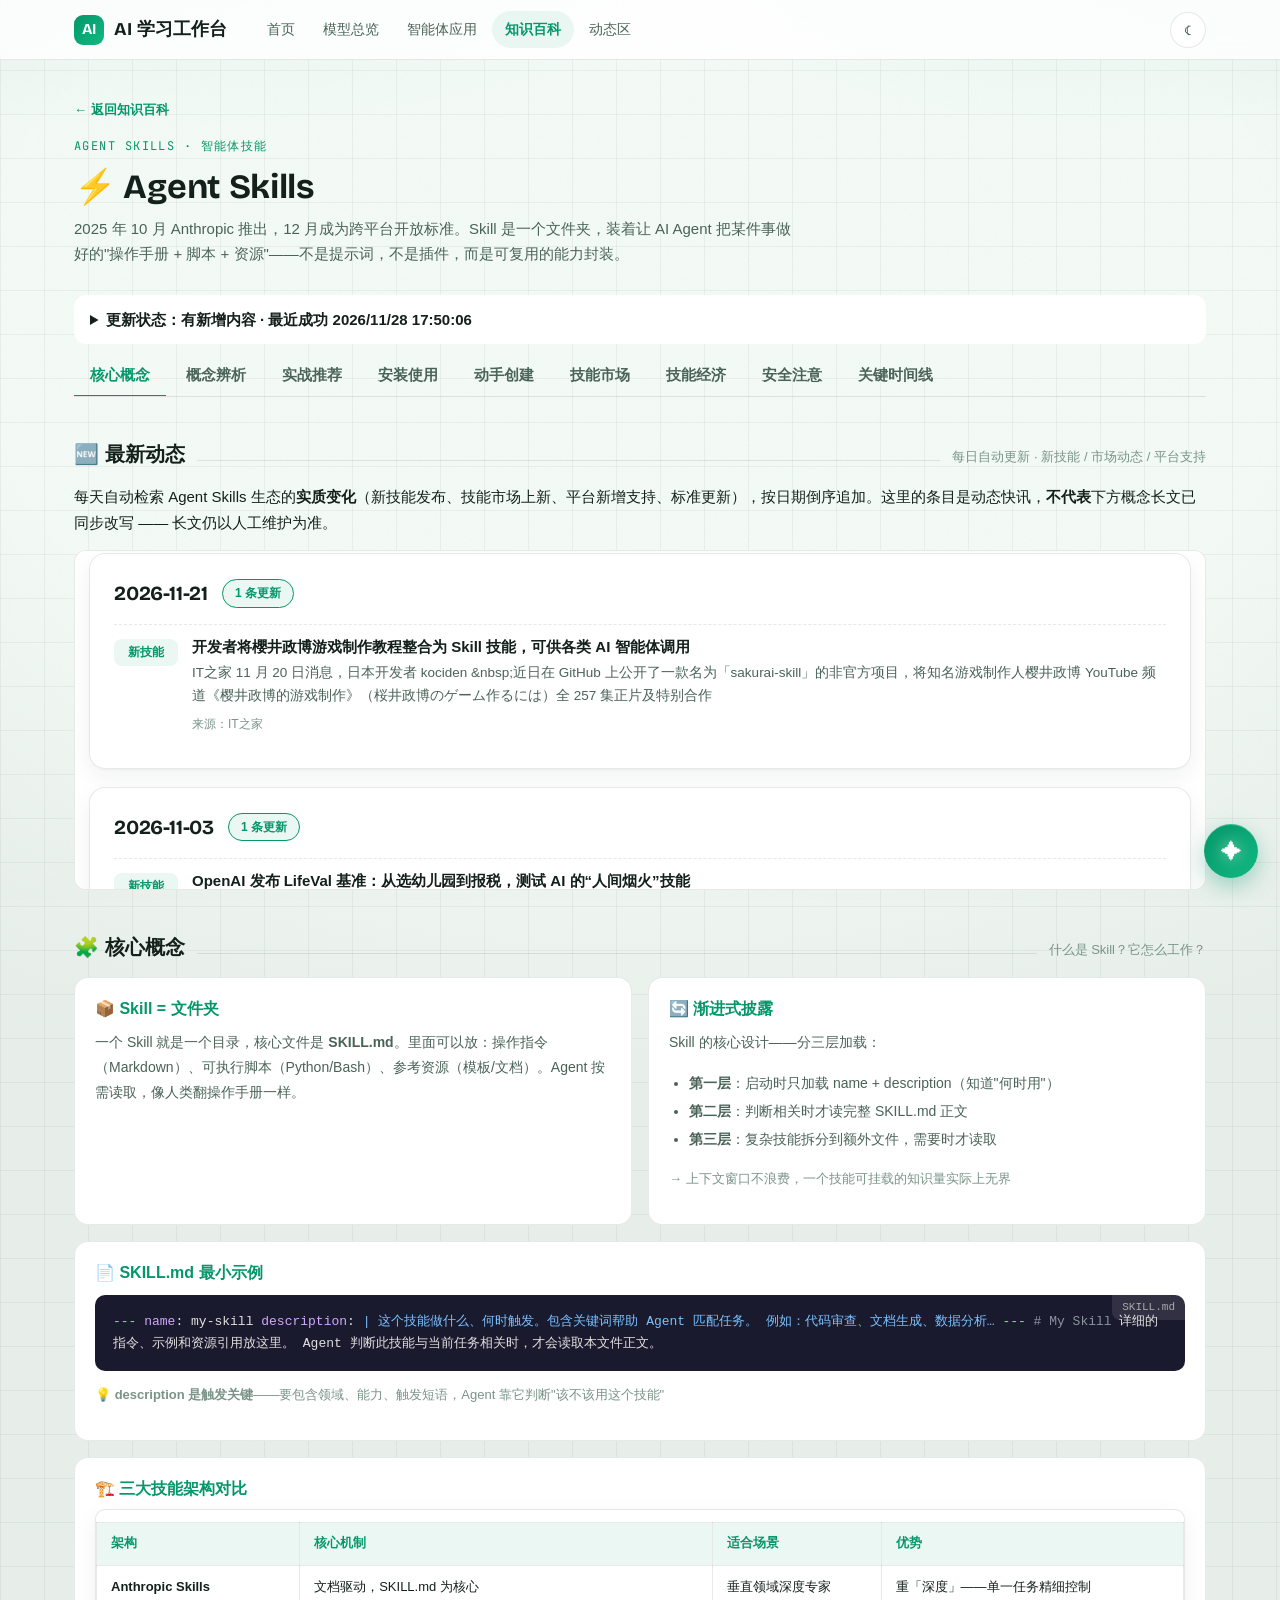
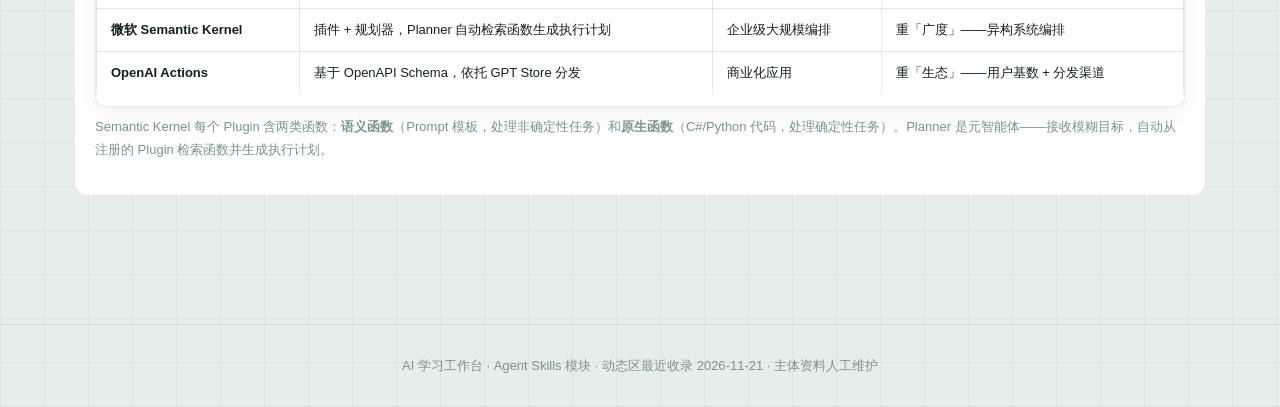
<file: wiki-skills.html>
<!-- Generated by Trae Work -->
<!DOCTYPE html>
<html lang="zh-CN">
<head>
<meta charset="UTF-8">
<meta name="viewport" content="width=device-width, initial-scale=1.0, maximum-scale=1.0, user-scalable=no">
<meta name="theme-color" content="#0A1512">
<meta name="apple-mobile-web-app-capable" content="yes">
<meta name="apple-mobile-web-app-status-bar-style" content="black-translucent">
<meta name="apple-mobile-web-app-title" content="AI工作台">
<link rel="manifest" href="./manifest.json">
<link rel="apple-touch-icon" href="./assets/icon-192.png">
<link rel="icon" type="image/x-icon" href="./assets/ai-workbench.ico">
<title>Agent Skills · 知识百科 · AI 学习工作台</title>
<link rel="stylesheet" href="./_shared/css/app.css">
<link rel="stylesheet" href="./_shared/css/splash.css">
<style>
/* ---- 技能卡片 ---- */
.skill-card {
  background:var(--bg2); border:1px solid var(--rule); border-radius:14px;
  padding:18px; transition:all .2s; cursor:pointer; position:relative;
}
.skill-card:hover { border-color:var(--accent); box-shadow:var(--shadow-lg); transform:translateY(-2px); }
.skill-card .sc-head { display:flex; justify-content:space-between; align-items:flex-start; gap:8px; margin-bottom:10px; }
.skill-card .sc-name { font-size:16px; font-weight:700; color:var(--ink); }
.skill-card .sc-platform { font-size:11px; padding:2px 8px; border-radius:999px; background:var(--accent-soft); color:var(--accent); font-weight:600; white-space:nowrap; }
.skill-card .sc-desc { font-size:13px; color:var(--muted); line-height:1.7; margin-bottom:10px; }
.skill-card .sc-tags { display:flex; gap:6px; flex-wrap:wrap; margin-bottom:8px; }
.skill-card .sc-tag { font-size:11px; padding:2px 8px; border-radius:6px; background:var(--bg); color:var(--faint); }
.skill-card .sc-install { font-size:12px; color:var(--accent); font-weight:600; display:flex; align-items:center; gap:4px; }
.skill-card .sc-mcp { position:absolute; top:14px; right:14px; font-size:10px; padding:2px 6px; border-radius:4px; background:#FEF3C7; color:#92400E; }

/* ---- 代码块 ---- */
.code-block {
  background:#1a1a2e; color:#e0e0e0; border-radius:10px; padding:16px 18px;
  font-family:'SF Mono','Fira Code',Consolas,monospace; font-size:13px; line-height:1.7;
  overflow-x:auto; margin:12px 0; position:relative;
}
.code-block .cb-label { position:absolute; top:0; right:0; font-size:11px; padding:3px 10px; background:rgba(255,255,255,0.1); border-radius:0 10px 0 8px; color:#aaa; }
.code-block .c-key { color:#7ee787; }
.code-block .c-str { color:#79c0ff; }
.code-block .c-com { color:#8b949e; }
.code-block .c-fn { color:#d2a8ff; }

/* ---- 步骤列表 ---- */
.step-list { counter-reset:step; list-style:none; padding:0; }
.step-list li {
  counter-increment:step; position:relative; padding:12px 0 12px 44px;
  border-bottom:1px solid var(--rule); font-size:14px; color:var(--ink); line-height:1.7;
}
.step-list li:last-child { border-bottom:none; }
.step-list li::before {
  content:counter(step); position:absolute; left:0; top:12px;
  width:28px; height:28px; border-radius:50%; background:var(--accent); color:#fff;
  display:flex; align-items:center; justify-content:center; font-size:14px; font-weight:700;
}
.step-list li b { color:var(--accent); }

/* ---- 概念辨析表 ---- */
.compare-matrix { width:100%; border-collapse:collapse; font-size:13px; margin:12px 0; }
.compare-matrix th, .compare-matrix td { padding:10px 14px; border:1px solid var(--rule); text-align:left; }
.compare-matrix th { background:var(--accent-soft); color:var(--accent); font-weight:700; }
.compare-matrix td:first-child { font-weight:600; color:var(--ink); }

/* ---- 信息卡片 ---- */
.info-card { background:var(--bg2); border:1px solid var(--rule); border-radius:14px; padding:20px; margin-bottom:16px; }
.info-card h3 { color:var(--accent); font-size:16px; margin-bottom:10px; display:flex; align-items:center; gap:6px; }
.info-card p { font-size:14px; color:var(--muted); line-height:1.8; }
.info-card ul { padding-left:20px; font-size:14px; color:var(--muted); line-height:2; }

/* ---- 市场列表 ---- */
.market-list { display:grid; grid-template-columns:repeat(auto-fill,minmax(260px,1fr)); gap:12px; }
.market-item { background:var(--bg2); border:1px solid var(--rule); border-radius:10px; padding:14px; }
.market-item .mi-name { font-weight:700; font-size:14px; color:var(--ink); margin-bottom:4px; }
.market-item .mi-desc { font-size:12px; color:var(--muted); line-height:1.6; margin-bottom:6px; }
.market-item .mi-link { font-size:12px; color:var(--accent); text-decoration:none; word-break:break-all; }
.market-item .mi-link:hover { text-decoration:underline; }

/* ---- 最新动态：固定高度滚动框（v27） ----
   动态条目每天追加、只增不减，不框起来会把下方正文越推越远。
   max-height 内部滚动；overscroll-behavior 防止框内滚到底后带动整页滚动。 */
.feed-scroll {
  max-height: 340px;
  overflow-y: auto;
  overscroll-behavior: contain;
  border: 1px solid var(--rule);
  border-radius: 12px;
  background: var(--bg2);
  padding: 2px 14px;
  scrollbar-width: thin;
}
.feed-scroll::-webkit-scrollbar { width: 6px; }
.feed-scroll::-webkit-scrollbar-track { background: transparent; }
.feed-scroll::-webkit-scrollbar-thumb { background: var(--rule); border-radius: 3px; }
.feed-scroll::-webkit-scrollbar-thumb:hover { background: var(--muted); }

@media (max-width:700px) {
  .market-list { grid-template-columns:1fr; }
  .feed-scroll { max-height: 280px; padding: 2px 10px; }
}
</style>
<style>
.tab-pane > .sec { margin-top: 0; }
</style>
</head>
<body>

<nav class="nav">
  <div class="nav-inner">
    <a class="brand" href="index.html">
      <span class="logo">AI</span>
      <span>AI 学习工作台</span>
    </a>
    <div class="nav-links">
      <a href="index.html">首页</a>
      <a href="models.html">模型总览</a>
      <a href="agents.html">智能体应用</a>
      <a href="concepts.html" class="active">知识百科</a>
      <a href="news.html">动态区</a>
    </div>
    <div class="nav-actions">
      <button class="theme-btn" data-theme-btn title="切换主题">☾</button>
    </div>
  </div>
</nav>

<div class="wrap">

  <p style="margin:0 0 14px"><a href="concepts.html" style="color:var(--accent);font-size:13px;font-weight:600;text-decoration:none">← 返回知识百科</a></p>

  <section class="page-head">
    <span class="kicker">Agent Skills · 智能体技能</span>
    <h1>⚡ Agent Skills</h1>
    <p class="sub">2025 年 10 月 Anthropic 推出，12 月成为跨平台开放标准。Skill 是一个文件夹，装着让 AI Agent 把某件事做好的"操作手册 + 脚本 + 资源"——不是提示词，不是插件，而是可复用的能力封装。</p>
  </section>

  <!-- ============ 核心概念 ============ -->
    <div class="tabs">
    <button class="tab-btn active" data-tab-btn="concept">核心概念</button>
    <button class="tab-btn" data-tab-btn="compare">概念辨析</button>
    <button class="tab-btn" data-tab-btn="practice">实战推荐</button>
    <button class="tab-btn" data-tab-btn="install">安装使用</button>
    <button class="tab-btn" data-tab-btn="create">动手创建</button>
    <button class="tab-btn" data-tab-btn="market">技能市场</button>
    <button class="tab-btn" data-tab-btn="economy">技能经济</button>
    <button class="tab-btn" data-tab-btn="safety">安全注意</button>
    <button class="tab-btn" data-tab-btn="timeline">关键时间线</button>
  </div>

  <!-- ============ 最新动态（每日自动更新） ============ -->
  <section class="sec" id="skills-daily-feed">
    <div class="sec-head"><h2>🆕 最新动态</h2><div class="rule"></div><span class="hint">每日自动更新 · 新技能 / 市场动态 / 平台支持</span></div>
    <p class="sec-note">每天自动检索 Agent Skills 生态的<b>实质变化</b>（新技能发布、技能市场上新、平台新增支持、标准更新），按日期倒序追加。这里的条目是动态快讯，<b>不代表</b>下方概念长文已同步改写 —— 长文仍以人工维护为准。</p>
    <!-- v27：动态条目装进固定高度滚动框（条目只增不减，不再把下方内容越推越远）；
         CI 脚本按 marker 定位插入，marker 在框内则新条目自动进框，逻辑无需改动 -->
    <div class="feed-scroll">
    <!-- __SKILLS_DAILY_INSERT__ -->
      <div class="news-day">
        <div class="dhead">
          <span class="ddate">2026-11-21</span>
          <span class="dbadge">1 条更新</span>
        </div>
        <div class="news-item">
          <span class="cat c-model">新技能</span>
          <div class="body">
            <h4><a href="https://www.ithome.com/1/030/228.htm" target="_blank" rel="noopener">开发者将櫻井政博游戏制作教程整合为 Skill 技能，可供各类 AI 智能体调用</a></h4>
            <p>IT之家 11 月 20 日消息，日本开发者 kociden &amp;nbsp;近日在 GitHub 上公开了一款名为「sakurai-skill」的非官方项目，将知名游戏制作人樱井政博 YouTube 频道《樱井政博的游戏制作》（桜井政博のゲーム作るには）全 257 集正片及特别合作</p>
            <span class="src">来源：<a href="https://www.ithome.com/1/030/228.htm" target="_blank" rel="noopener">IT之家</a></span>
          </div>
        </div>
      </div>
      <div class="news-day">
        <div class="dhead">
          <span class="ddate">2026-11-03</span>
          <span class="dbadge">1 条更新</span>
        </div>
        <div class="news-item">
          <span class="cat c-model">新技能</span>
          <div class="body">
            <h4><a href="https://www.ithome.com/1/021/336.htm" target="_blank" rel="noopener">OpenAI 发布 LifeVal 基准：从选幼儿园到报税，测试 AI 的“人间烟火”技能</a></h4>
            <p>IT之家 11 月 3 日消息，OpenAI 于 11 月 2 日发布名为 LifeVal 的新基准，用来衡量 AI 模型能否真正帮助普通人完成日常事务，该公司称这一评估旨在让通用 AI 更贴近“对人类最有用的日常帮助”。在 LifeVal 的任务设计上，OpenAI 首先参考了</p>
            <span class="src">来源：<a href="https://www.ithome.com/1/021/336.htm" target="_blank" rel="noopener">IT之家</a></span>
          </div>
        </div>
      </div>
      <div class="news-day">
        <div class="dhead">
          <span class="ddate">2026-10-10</span>
          <span class="dbadge">1 条更新</span>
        </div>
        <div class="news-item">
          <span class="cat c-news">平台</span>
          <div class="body">
            <h4><a href="https://www.ithome.com/1/011/432.htm" target="_blank" rel="noopener">腾讯云开源内部自用 TeamAI 工具，支持跨 Agent 共享 Skill</a></h4>
            <p>IT之家 10 月 10 日消息，今日，腾讯云宣布开源内部自用 TeamAI。这是一款基于 Git 的团队 AI 协作工具。它把团队使用的 Skill、工作规范、工具配置和项目知识统一放进 Git 仓库，像管理代码一样进行评审、更新和版本管理，再同步到成员各自使用的 Agent </p>
            <span class="src">来源：<a href="https://www.ithome.com/1/011/432.htm" target="_blank" rel="noopener">IT之家</a></span>
          </div>
        </div>
      </div>
      <div class="news-day">
        <div class="dhead">
          <span class="ddate">2026-09-25</span>
          <span class="dbadge">1 条更新</span>
        </div>
        <div class="news-item">
          <span class="cat c-model">新技能</span>
          <div class="body">
            <h4><a href="https://www.qbitai.com/2026/09/497075.html" target="_blank" rel="noopener">Kimi推出浏览器插件，网页操作可一键转为Skill</a></h4>
            <p>Kimi发布浏览器插件，可将网页操作直接转化为Agent Skill，扩展Agent在浏览器场景的能力。</p>
            <span class="src">来源：<a href="https://www.qbitai.com/2026/09/497075.html" target="_blank" rel="noopener">量子位</a></span>
          </div>
        </div>
      </div>
      <div class="news-day">
        <div class="dhead">
          <span class="ddate">2026-09-22</span>
          <span class="dbadge">4 条更新</span>
        </div>
        <div class="news-item">
          <span class="cat c-news">平台</span>
          <div class="body">
            <h4><a href="https://www.ithome.com/1/005/387.htm" target="_blank" rel="noopener">阿里Qoder登陆鸿蒙PC，成首款AI编程智能体工作台</a></h4>
            <p>Qoder登陆鸿蒙PC应用市场，支持多Agent协同、代码执行与文件操作，开发者可用自然语言完成编码、重构与测试。</p>
            <span class="src">来源：<a href="https://www.ithome.com/1/005/387.htm" target="_blank" rel="noopener">IT之家</a></span>
          </div>
        </div>
        <div class="news-item">
          <span class="cat c-news">平台</span>
          <div class="body">
            <h4><a href="https://www.ithome.com/1/005/418.htm" target="_blank" rel="noopener">亚马逊封禁Meta智能体Muse代用户购物</a></h4>
            <p>亚马逊阻断Meta个人AI智能体Muse访问其电商站点，指其未表明身份并采集用户账号凭证，存在隐私安全隐患。</p>
            <span class="src">来源：<a href="https://www.ithome.com/1/005/418.htm" target="_blank" rel="noopener">IT之家</a></span>
          </div>
        </div>
        <div class="news-item">
          <span class="cat c-event">市场</span>
          <div class="body">
            <h4><a href="https://www.qbitai.com/2026/09/493231.html" target="_blank" rel="noopener">OceanBase登顶国际Data Agent基准榜单</a></h4>
            <p>OceanBase团队提交的Data Agent方案登顶国际数据智能体基准Data Agent Benchmark。</p>
            <span class="src">来源：<a href="https://www.qbitai.com/2026/09/493231.html" target="_blank" rel="noopener">量子位</a></span>
          </div>
        </div>
        <div class="news-item">
          <span class="cat c-event">市场</span>
          <div class="body">
            <h4><a href="https://www.ithome.com/1/005/419.htm" target="_blank" rel="noopener">蚂蚁组建全新支付宝事业群，加速布局智能体商业</a></h4>
            <p>蚂蚁集团CEO韩歆毅发全员信，将支付宝事业群、数字支付事业群与芝麻信用事业部合并，组建全新支付宝事业群。</p>
            <span class="src">来源：<a href="https://www.ithome.com/1/005/419.htm" target="_blank" rel="noopener">IT之家</a></span>
          </div>
        </div>
      </div>
      <div class="news-day">
        <div class="dhead">
          <span class="ddate">2026-09-19</span>
          <span class="dbadge">4 条更新</span>
        </div>
        <div class="news-item">
          <span class="cat c-news">平台</span>
          <div class="body">
            <h4><a href="https://www.ithome.com/1/004/351.htm" target="_blank" rel="noopener">Claude Code 2.1.277 支持 AGENTS.md 通用说明书</a></h4>
            <p>Anthropic 发布 Claude Code 2.1.277，无 CLAUDE.md 时自动读取 AGENTS.md，可在 /config 切换该行为。</p>
            <span class="src">来源：<a href="https://www.ithome.com/1/004/351.htm" target="_blank" rel="noopener">IT之家</a></span>
          </div>
        </div>
        <div class="news-item">
          <span class="cat c-model">新技能</span>
          <div class="body">
            <h4><a href="https://www.ithome.com/1/004/319.htm" target="_blank" rel="noopener">MiniMax Code CLI v0.4.12 开源，通过率 76.7%</a></h4>
            <p>MiniMax 以 MIT 协议开源 Code CLI 核心组件，FrontierHarness Eval 任务通过率 76.7%，优于公开基线。</p>
            <span class="src">来源：<a href="https://www.ithome.com/1/004/319.htm" target="_blank" rel="noopener">IT之家</a></span>
          </div>
        </div>
        <div class="news-item">
          <span class="cat c-news">平台</span>
          <div class="body">
            <h4><a href="https://www.qbitai.com/2026/09/491711.html" target="_blank" rel="noopener">Claude Code 大重构，内部 3 万 Agent 管理技术开放</a></h4>
            <p>Claude Code 进行架构重构，并将内部管理 3 万个 Agent 的技术方案对外免费开放。</p>
            <span class="src">来源：<a href="https://www.qbitai.com/2026/09/491711.html" target="_blank" rel="noopener">量子位</a></span>
          </div>
        </div>
        <div class="news-item">
          <span class="cat c-news">平台</span>
          <div class="body">
            <h4><a href="https://www.ifanr.com/1680293?utm_source=rss&amp;utm_medium=rss&amp;utm_campaign=" target="_blank" rel="noopener">Google 向全体工程师开放 Claude，Gemini 仍为默认</a></h4>
            <p>Google 向全体工程师开放使用 Claude，但 Gemini 仍是其默认模型。</p>
            <span class="src">来源：<a href="https://www.ifanr.com/1680293?utm_source=rss&amp;utm_medium=rss&amp;utm_campaign=" target="_blank" rel="noopener">爱范儿</a></span>
          </div>
        </div>
      </div>
      <div class="news-day">
        <div class="dhead">
          <span class="ddate">2026-09-18</span>
          <span class="dbadge">4 条更新</span>
        </div>
        <div class="news-item">
          <span class="cat c-news">平台</span>
          <div class="body">
            <h4><a href="https://www.qbitai.com/2026/09/491391.html" target="_blank" rel="noopener">Claude双入口合并，原生Office功能上线</a></h4>
            <p>Claude将双入口合并并原生支持Office文档与PPT生成，硅谷AI办公竞争加剧。</p>
            <span class="src">来源：<a href="https://www.qbitai.com/2026/09/491391.html" target="_blank" rel="noopener">量子位</a></span>
          </div>
        </div>
        <div class="news-item">
          <span class="cat c-news">平台</span>
          <div class="body">
            <h4><a href="https://www.ithome.com/1/003/886.htm" target="_blank" rel="noopener">Anthropic发布AI研发进度衡量方法</a></h4>
            <p>Anthropic公布衡量前沿AI实验室研发进度的指标体系，并披露Claude已主导26%内部AI研发工作。</p>
            <span class="src">来源：<a href="https://www.ithome.com/1/003/886.htm" target="_blank" rel="noopener">IT之家</a></span>
          </div>
        </div>
        <div class="news-item">
          <span class="cat c-news">平台</span>
          <div class="body">
            <h4><a href="https://www.ifanr.com/1680293?utm_source=rss&amp;utm_medium=rss&amp;utm_campaign=" target="_blank" rel="noopener">Google向全体工程师开放Claude</a></h4>
            <p>Google向全体工程师开放Claude使用，Gemini仍为默认模型，反映多模型工具在大型平台的生态变化。</p>
            <span class="src">来源：<a href="https://www.ifanr.com/1680293?utm_source=rss&amp;utm_medium=rss&amp;utm_campaign=" target="_blank" rel="noopener">爱范儿</a></span>
          </div>
        </div>
        <div class="news-item">
          <span class="cat c-model">新技能</span>
          <div class="body">
            <h4><a href="https://www.ifanr.com/1680138?utm_source=rss&amp;utm_medium=rss&amp;utm_campaign=" target="_blank" rel="noopener">豆包工作与飞书推出团队办公Agent</a></h4>
            <p>豆包工作与飞书将团队Agent拉入工作群，支持Agent参与协作与任务承接。</p>
            <span class="src">来源：<a href="https://www.ifanr.com/1680138?utm_source=rss&amp;utm_medium=rss&amp;utm_campaign=" target="_blank" rel="noopener">爱范儿</a></span>
          </div>
        </div>
      </div>
      <div class="news-day">
        <div class="dhead">
          <span class="ddate">2026-09-17</span>
          <span class="dbadge">4 条更新</span>
        </div>
        <div class="news-item">
          <span class="cat c-news">平台</span>
          <div class="body">
            <h4><a href="http://www.geekpark.net/news/370460" target="_blank" rel="noopener">飞书与豆包工作打通，Agent 可进群协作</a></h4>
            <p>飞书未来无限大会宣布豆包工作开工，Agent 可被拉进群聊、读取文档、参与会议并调用业务工具，成为组织内数字同事。</p>
            <span class="src">来源：<a href="http://www.geekpark.net/news/370460" target="_blank" rel="noopener">极客公园</a></span>
          </div>
        </div>
        <div class="news-item">
          <span class="cat c-event">市场</span>
          <div class="body">
            <h4><a href="http://www.geekpark.net/news/370431" target="_blank" rel="noopener">腾讯字节阿里会战 AI 办公，Agent 格局生变</a></h4>
            <p>豆包工作正式发布，TRAE、扣子团队并入豆包体系，飞书产品团队并入豆包；腾讯 WorkBuddy 月活破千万，阿里整合桌面与云端 Agent。</p>
            <span class="src">来源：<a href="http://www.geekpark.net/news/370431" target="_blank" rel="noopener">极客公园</a></span>
          </div>
        </div>
        <div class="news-item">
          <span class="cat c-news">平台</span>
          <div class="body">
            <h4><a href="https://www.qbitai.com/2026/09/490756.html" target="_blank" rel="noopener">高通携手中兴努比亚与豆包推 AI 智能体手机</a></h4>
            <p>第五代骁龙8至尊版赋能努比亚 NaviX Ultra，联合豆包手机助手推动智能体体验规模化落地。</p>
            <span class="src">来源：<a href="https://www.qbitai.com/2026/09/490756.html" target="_blank" rel="noopener">量子位</a></span>
          </div>
        </div>
        <div class="news-item">
          <span class="cat c-event">市场</span>
          <div class="body">
            <h4><a href="https://www.ithome.com/1/003/311.htm" target="_blank" rel="noopener">诺和诺德与 Anthropic 合作，用 Claude 加速新药研发</a></h4>
            <p>诺和诺德宣布与 Anthropic 合作，在研发流程中测试 Claude 模型及 Claude Science，加快药物发现与研发。</p>
            <span class="src">来源：<a href="https://www.ithome.com/1/003/311.htm" target="_blank" rel="noopener">IT之家</a></span>
          </div>
        </div>
      </div>
      <div class="news-day">
        <div class="dhead">
          <span class="ddate">2026-09-16</span>
          <span class="dbadge">4 条更新</span>
        </div>
        <div class="news-item">
          <span class="cat c-news">平台</span>
          <div class="body">
            <h4><a href="http://www.geekpark.net/news/370460" target="_blank" rel="noopener">飞书与豆包工作打通，Agent可进群协作</a></h4>
            <p>飞书未来无限大会宣布豆包工作开工，Agent可被拉入群聊、阅读文档、参与会议并调用业务工具，成为组织内数字同事。</p>
            <span class="src">来源：<a href="http://www.geekpark.net/news/370460" target="_blank" rel="noopener">极客公园</a></span>
          </div>
        </div>
        <div class="news-item">
          <span class="cat c-news">平台</span>
          <div class="body">
            <h4><a href="https://www.qbitai.com/2026/09/490756.html" target="_blank" rel="noopener">高通携中兴努比亚、豆包推AI智能体手机</a></h4>
            <p>第五代骁龙8至尊版赋能努比亚NaviX Ultra，高通、中兴努比亚与豆包手机助手合作推动智能体体验规模化落地。</p>
            <span class="src">来源：<a href="https://www.qbitai.com/2026/09/490756.html" target="_blank" rel="noopener">量子位</a></span>
          </div>
        </div>
        <div class="news-item">
          <span class="cat c-event">市场</span>
          <div class="body">
            <h4><a href="https://www.ithome.com/1/003/311.htm" target="_blank" rel="noopener">诺和诺德与Anthropic合作，用Claude加速新药研发</a></h4>
            <p>诺和诺德宣布与Anthropic合作，在研发流程中测试Claude模型及Claude Science，加快新药发现与研发。</p>
            <span class="src">来源：<a href="https://www.ithome.com/1/003/311.htm" target="_blank" rel="noopener">IT之家</a></span>
          </div>
        </div>
        <div class="news-item">
          <span class="cat c-event">市场</span>
          <div class="body">
            <h4><a href="https://www.ifanr.com/1680293?utm_source=rss&amp;utm_medium=rss&amp;utm_campaign=" target="_blank" rel="noopener">Google向全体工程师开放Claude，Gemini仍为默认</a></h4>
            <p>Google向全体工程师开放Anthropic的Claude使用，但Gemini仍是其默认模型，反映企业内多模型并存趋势。</p>
            <span class="src">来源：<a href="https://www.ifanr.com/1680293?utm_source=rss&amp;utm_medium=rss&amp;utm_campaign=" target="_blank" rel="noopener">爱范儿</a></span>
          </div>
        </div>
      </div>
      <div class="news-day">
        <div class="dhead">
          <span class="ddate">2026-09-15</span>
          <span class="dbadge">3 条更新</span>
        </div>
        <div class="news-item">
          <span class="cat c-news">平台</span>
          <div class="body">
            <h4><a href="https://www.ithome.com/1/002/315.htm" target="_blank" rel="noopener">英伟达：Perplexity本地智能体Portable Computer开放Windows RTX PC</a></h4>
            <p>Perplexity本地智能体平台Portable Computer面向Windows RTX PC开放，可本地规划执行多步骤任务，敏感数据保留本机。</p>
            <span class="src">来源：<a href="https://www.ithome.com/1/002/315.htm" target="_blank" rel="noopener">IT之家</a></span>
          </div>
        </div>
        <div class="news-item">
          <span class="cat c-model">新技能</span>
          <div class="body">
            <h4><a href="https://www.ithome.com/1/002/289.htm" target="_blank" rel="noopener">荣耀笔记本9月升级：YOYO Claw新增悬浮球与专业编码能力</a></h4>
            <p>荣耀YOYO Claw升级，新增悬浮球、专业编码能力、视频创作智能体及三方接入，支持vibecoding。</p>
            <span class="src">来源：<a href="https://www.ithome.com/1/002/289.htm" target="_blank" rel="noopener">IT之家</a></span>
          </div>
        </div>
        <div class="news-item">
          <span class="cat c-news">平台</span>
          <div class="body">
            <h4><a href="http://www.geekpark.net/news/370227" target="_blank" rel="noopener">Meta在美国推出Pocket：无代码AI生成小游戏与互动页面</a></h4>
            <p>Meta推出Pocket，用户无需写代码即可让AI生成可操作的小游戏、小工具或互动页面并发布到信息流。</p>
            <span class="src">来源：<a href="http://www.geekpark.net/news/370227" target="_blank" rel="noopener">极客公园</a></span>
          </div>
        </div>
      </div>
      <div class="news-day">
        <div class="dhead">
          <span class="ddate">2026-09-12</span>
          <span class="dbadge">4 条更新</span>
        </div>
        <div class="news-item">
          <span class="cat c-news">平台</span>
          <div class="body">
            <h4><a href="http://www.geekpark.net/news/370061" target="_blank" rel="noopener">千问办公发布多人工作台，重写企业软件最后一公里</a></h4>
            <p>千问办公推出多人工作台，将Agent插件能力扩展至法律、销售、金融等知识工作场景，可携带部门工作流并调用外部工具。</p>
            <span class="src">来源：<a href="http://www.geekpark.net/news/370061" target="_blank" rel="noopener">极客公园</a></span>
          </div>
        </div>
        <div class="news-item">
          <span class="cat c-news">平台</span>
          <div class="body">
            <h4><a href="https://www.ithome.com/1/001/434.htm" target="_blank" rel="noopener">Arm发布第二代移动计算子系统CSS for Mobile 2</a></h4>
            <p>Arm发布面向智能体AI与AI原生图形的CSS for Mobile 2平台，集成C2 CPU、Mali G2-Ultra NX GPU及系统互连与开发者工具。</p>
            <span class="src">来源：<a href="https://www.ithome.com/1/001/434.htm" target="_blank" rel="noopener">IT之家</a></span>
          </div>
        </div>
        <div class="news-item">
          <span class="cat c-model">新技能</span>
          <div class="body">
            <h4><a href="http://www.geekpark.net/news/370064" target="_blank" rel="noopener">Agent开始进入现实世界</a></h4>
            <p>智能体从处理文件网页转向接入现实世界，通过硬件与传感器获取持续变化的物理环境信息，拓展Agent能力边界。</p>
            <span class="src">来源：<a href="http://www.geekpark.net/news/370064" target="_blank" rel="noopener">极客公园</a></span>
          </div>
        </div>
        <div class="news-item">
          <span class="cat c-model">新技能</span>
          <div class="body">
            <h4><a href="https://www.ifanr.com/1678673?utm_source=rss&amp;utm_medium=rss&amp;utm_campaign=" target="_blank" rel="noopener">首个走进联合国的中国教育Agent</a></h4>
            <p>中国教育Agent进入联合国场景，被视为Coding之后下一个Token入口，教育Agent成为新竞争方向。</p>
            <span class="src">来源：<a href="https://www.ifanr.com/1678673?utm_source=rss&amp;utm_medium=rss&amp;utm_campaign=" target="_blank" rel="noopener">爱范儿</a></span>
          </div>
        </div>
      </div>
      <div class="news-day">
        <div class="dhead">
          <span class="ddate">2026-09-11</span>
          <span class="dbadge">4 条更新</span>
        </div>
        <div class="news-item">
          <span class="cat c-news">平台</span>
          <div class="body">
            <h4><a href="https://www.ithome.com/1/001/360.htm" target="_blank" rel="noopener">国内首个智能体可信身份工作组成立</a></h4>
            <p>IIFAA智能体可信身份工作组在外滩大会成立，阿里、华为、小米等50余家机构加入，推动Skill支付等场景身份标准统一。</p>
            <span class="src">来源：<a href="https://www.ithome.com/1/001/360.htm" target="_blank" rel="noopener">IT之家</a></span>
          </div>
        </div>
        <div class="news-item">
          <span class="cat c-model">新技能</span>
          <div class="body">
            <h4><a href="https://www.ithome.com/1/001/319.htm" target="_blank" rel="noopener">Kimi K2.8 Preview全量上线Kimi Code</a></h4>
            <p>月之暗面K2.8 Preview全量上线Kimi Code，编码与智能体能力提升，综合性能接近K3，全会员开放1M上下文。</p>
            <span class="src">来源：<a href="https://www.ithome.com/1/001/319.htm" target="_blank" rel="noopener">IT之家</a></span>
          </div>
        </div>
        <div class="news-item">
          <span class="cat c-model">新技能</span>
          <div class="body">
            <h4><a href="https://www.qbitai.com/2026/09/486747.html" target="_blank" rel="noopener">全球首个可仿真人-场景交互重建框架发布</a></h4>
            <p>大晓机器人联合南洋理工、上海AI实验室发布HSImul3R，让人类视频成为机器人技能来源。</p>
            <span class="src">来源：<a href="https://www.qbitai.com/2026/09/486747.html" target="_blank" rel="noopener">量子位</a></span>
          </div>
        </div>
        <div class="news-item">
          <span class="cat c-news">平台</span>
          <div class="body">
            <h4><a href="https://www.ithome.com/1/001/326.htm" target="_blank" rel="noopener">七彩虹灵创Mini Pro迷你主机亮相</a></h4>
            <p>七彩虹基于AMD锐龙AI Max PRO 400平台推出灵创Mini Pro，配192GB统一内存，面向智能体AI场景。</p>
            <span class="src">来源：<a href="https://www.ithome.com/1/001/326.htm" target="_blank" rel="noopener">IT之家</a></span>
          </div>
        </div>
      </div>
      <div class="news-day">
        <div class="dhead">
          <span class="ddate">2026-09-09</span>
          <span class="dbadge">1 条更新</span>
        </div>
        <div class="news-item">
          <span class="cat c-model">新技能</span>
          <div class="body">
            <h4><a href="https://news.google.com/rss/articles/[base64]?oc=5" target="_blank" rel="noopener">智能代理2026：Longbridge Skill，投资进化的下一步｜长桥证券 - Longbridge</a></h4>
            <p>智能代理2026：Longbridge Skill，投资进化的下一步｜长桥证券&amp;nbsp;&amp;nbsp;Longbridge</p>
            <span class="src">来源：<a href="https://news.google.com/rss/articles/[base64]?oc=5" target="_blank" rel="noopener">Longbridge</a></span>
          </div>
        </div>
      </div>
      <div class="news-day">
        <div class="dhead">
          <span class="ddate">2026-09-05</span>
          <span class="dbadge">1 条更新</span>
        </div>
        <div class="news-item">
          <span class="cat c-model">新技能</span>
          <div class="body">
            <h4><a href="https://news.google.com/rss/articles/CBMiZ0FVX3lxTFBYQlU4a2J3TVJFeFV3aWhmQlpyMDVhWWtRLWpSSHlCaWxNWFJrQXhPVDhucDZYbGJKSHk1QVBrR1NHSGMzM2RDX1lzeFZNeVpOS0RvMkpYcUdSdGRlRzZNNk9haGZRZDQ?oc=5" target="_blank" rel="noopener">GitHub 热门 MiJi：打造书籍视频转化为 AI 智能体技能的自动化流水线 - 80aj.com</a></h4>
            <p>GitHub 热门 MiJi：打造书籍视频转化为 AI 智能体技能的自动化流水线&amp;nbsp;&amp;nbsp;80aj.com</p>
            <span class="src">来源：<a href="https://news.google.com/rss/articles/CBMiZ0FVX3lxTFBYQlU4a2J3TVJFeFV3aWhmQlpyMDVhWWtRLWpSSHlCaWxNWFJrQXhPVDhucDZYbGJKSHk1QVBrR1NHSGMzM2RDX1lzeFZNeVpOS0RvMkpYcUdSdGRlRzZNNk9haGZRZDQ?oc=5" target="_blank" rel="noopener">80aj.com</a></span>
          </div>
        </div>
      </div>
      <div class="news-day">
        <div class="dhead">
          <span class="ddate">2026-09-04</span>
          <span class="dbadge">2 条更新</span>
        </div>
        <div class="news-item">
          <span class="cat c-model">新技能</span>
          <div class="body">
            <h4><a href="https://news.google.com/rss/articles/CBMiZ0FVX3lxTFBYQlU4a2J3TVJFeFV3aWhmQlpyMDVhWWtRLWpSSHlCaWxNWFJrQXhPVDhucDZYbGJKSHk1QVBrR1NHSGMzM2RDX1lzeFZNeVpOS0RvMkpYcUdSdGRlRzZNNk9haGZRZDQ?oc=5" target="_blank" rel="noopener">GitHub 热门 MiJi：打造书籍视频转化为 AI 智能体技能的自动化流水线 - 80aj.com</a></h4>
            <p>GitHub 热门 MiJi：打造书籍视频转化为 AI 智能体技能的自动化流水线&amp;nbsp;&amp;nbsp;80aj.com</p>
            <span class="src">来源：<a href="https://news.google.com/rss/articles/CBMiZ0FVX3lxTFBYQlU4a2J3TVJFeFV3aWhmQlpyMDVhWWtRLWpSSHlCaWxNWFJrQXhPVDhucDZYbGJKSHk1QVBrR1NHSGMzM2RDX1lzeFZNeVpOS0RvMkpYcUdSdGRlRzZNNk9haGZRZDQ?oc=5" target="_blank" rel="noopener">80aj.com</a></span>
          </div>
        </div>
        <div class="news-item">
          <span class="cat c-model">新技能</span>
          <div class="body">
            <h4><a href="https://news.google.com/rss/articles/CBMiWEFVX3lxTE1HMWsxZ2FtLVBZMXVLSDMxbXlFa3JBTG1MMmFfUmdHMTlyOUZMdi1Tc1h5aTVSMmxJWXAzdTQ3OWU0bVBnSEREODlWNEZTX2NMT2NjaVhJS20?oc=5" target="_blank" rel="noopener">中国首款AI原生CRM到底强在哪？纷享销客Agentic CRM全解析 - 界面新闻</a></h4>
            <p>中国首款AI原生CRM到底强在哪？纷享销客Agentic CRM全解析&amp;nbsp;&amp;nbsp;界面新闻</p>
            <span class="src">来源：<a href="https://news.google.com/rss/articles/CBMiWEFVX3lxTE1HMWsxZ2FtLVBZMXVLSDMxbXlFa3JBTG1MMmFfUmdHMTlyOUZMdi1Tc1h5aTVSMmxJWXAzdTQ3OWU0bVBnSEREODlWNEZTX2NMT2NjaVhJS20?oc=5" target="_blank" rel="noopener">界面新闻</a></span>
          </div>
        </div>
      </div>
      <div class="news-day">
        <div class="dhead">
          <span class="ddate">2026-09-03</span>
          <span class="dbadge">3 条更新</span>
        </div>
        <div class="news-item">
          <span class="cat c-model">新技能</span>
          <div class="body">
            <h4><a href="https://news.google.com/rss/articles/CBMiZ0FVX3lxTFBYQlU4a2J3TVJFeFV3aWhmQlpyMDVhWWtRLWpSSHlCaWxNWFJrQXhPVDhucDZYbGJKSHk1QVBrR1NHSGMzM2RDX1lzeFZNeVpOS0RvMkpYcUdSdGRlRzZNNk9haGZRZDQ?oc=5" target="_blank" rel="noopener">GitHub 热门 MiJi：打造书籍视频转化为 AI 智能体技能的自动化流水线 - 80aj.com</a></h4>
            <p>GitHub 热门 MiJi：打造书籍视频转化为 AI 智能体技能的自动化流水线&amp;nbsp;&amp;nbsp;80aj.com</p>
            <span class="src">来源：<a href="https://news.google.com/rss/articles/CBMiZ0FVX3lxTFBYQlU4a2J3TVJFeFV3aWhmQlpyMDVhWWtRLWpSSHlCaWxNWFJrQXhPVDhucDZYbGJKSHk1QVBrR1NHSGMzM2RDX1lzeFZNeVpOS0RvMkpYcUdSdGRlRzZNNk9haGZRZDQ?oc=5" target="_blank" rel="noopener">80aj.com</a></span>
          </div>
        </div>
        <div class="news-item">
          <span class="cat c-model">新技能</span>
          <div class="body">
            <h4><a href="https://news.google.com/rss/articles/[base64]?oc=5" target="_blank" rel="noopener">腾讯开源SkillHone：让AI Agent技能进化告别「失忆症」 - jimo.studio</a></h4>
            <p>腾讯开源SkillHone：让AI Agent技能进化告别「失忆症」&amp;nbsp;&amp;nbsp;jimo.studio</p>
            <span class="src">来源：<a href="https://news.google.com/rss/articles/[base64]?oc=5" target="_blank" rel="noopener">jimo.studio</a></span>
          </div>
        </div>
        <div class="news-item">
          <span class="cat c-model">新技能</span>
          <div class="body">
            <h4><a href="https://news.google.com/rss/articles/CBMidkFVX3lxTE5MLWFYdVNYdFNBRWVYTUM3c0U2YU5aVmdsNklwU1RkWDk4MnFwRlhWRHZSZU9PRGN1anVySnY4dGJ6NWxVRC1pcGh6ZVlZdkdzc01BSnRnd1l5Z3gwZHh0YlgtckVoNjJPZnVGd19SVDNmenlDV2c?oc=5" target="_blank" rel="noopener">Warp CEO的Claude实战教程，两个Skill让Agent进化！ - 新浪财经</a></h4>
            <p>Warp CEO的Claude实战教程，两个Skill让Agent进化！&amp;nbsp;&amp;nbsp;新浪财经</p>
            <span class="src">来源：<a href="https://news.google.com/rss/articles/CBMidkFVX3lxTE5MLWFYdVNYdFNBRWVYTUM3c0U2YU5aVmdsNklwU1RkWDk4MnFwRlhWRHZSZU9PRGN1anVySnY4dGJ6NWxVRC1pcGh6ZVlZdkdzc01BSnRnd1l5Z3gwZHh0YlgtckVoNjJPZnVGd19SVDNmenlDV2c?oc=5" target="_blank" rel="noopener">新浪财经</a></span>
          </div>
        </div>
      </div>
      <div class="news-day">
        <div class="dhead">
          <span class="ddate">2026-09-02</span>
          <span class="dbadge">2 条更新</span>
        </div>
        <div class="news-item">
          <span class="cat c-model">新技能</span>
          <div class="body">
            <h4><a href="https://news.google.com/rss/articles/[base64]?oc=5" target="_blank" rel="noopener">腾讯开源SkillHone：让AI Agent技能进化告别「失忆症」 - 积墨 AI</a></h4>
            <p>腾讯开源SkillHone：让AI Agent技能进化告别「失忆症」&amp;nbsp;&amp;nbsp;积墨 AI</p>
            <span class="src">来源：<a href="https://news.google.com/rss/articles/[base64]?oc=5" target="_blank" rel="noopener">积墨 AI</a></span>
          </div>
        </div>
        <div class="news-item">
          <span class="cat c-model">新技能</span>
          <div class="body">
            <h4><a href="https://news.google.com/rss/articles/CBMidkFVX3lxTE5MLWFYdVNYdFNBRWVYTUM3c0U2YU5aVmdsNklwU1RkWDk4MnFwRlhWRHZSZU9PRGN1anVySnY4dGJ6NWxVRC1pcGh6ZVlZdkdzc01BSnRnd1l5Z3gwZHh0YlgtckVoNjJPZnVGd19SVDNmenlDV2c?oc=5" target="_blank" rel="noopener">Warp CEO的Claude实战教程，两个Skill让Agent进化！ - 新浪财经</a></h4>
            <p>Warp CEO的Claude实战教程，两个Skill让Agent进化！&amp;nbsp;&amp;nbsp;新浪财经</p>
            <span class="src">来源：<a href="https://news.google.com/rss/articles/CBMidkFVX3lxTE5MLWFYdVNYdFNBRWVYTUM3c0U2YU5aVmdsNklwU1RkWDk4MnFwRlhWRHZSZU9PRGN1anVySnY4dGJ6NWxVRC1pcGh6ZVlZdkdzc01BSnRnd1l5Z3gwZHh0YlgtckVoNjJPZnVGd19SVDNmenlDV2c?oc=5" target="_blank" rel="noopener">新浪财经</a></span>
          </div>
        </div>
      </div>
      <div class="news-day">
        <div class="dhead">
          <span class="ddate">2026-09-01</span>
          <span class="dbadge">1 条更新</span>
        </div>
        <div class="news-item">
          <span class="cat c-model">新技能</span>
          <div class="body">
            <h4><a href="https://news.google.com/rss/articles/[base64]?oc=5" target="_blank" rel="noopener">腾讯开源SkillHone：让AI Agent技能进化告别「失忆症」 - 积墨 AI</a></h4>
            <p>腾讯开源SkillHone：让AI Agent技能进化告别「失忆症」&amp;nbsp;&amp;nbsp;积墨 AI</p>
            <span class="src">来源：<a href="https://news.google.com/rss/articles/[base64]?oc=5" target="_blank" rel="noopener">积墨 AI</a></span>
          </div>
        </div>
      </div>
    </div>
  </section>

<section class="sec tab-pane active" data-tab-pane="concept">
    <div class="sec-head"><h2>🧩 核心概念</h2><div class="rule"></div><span class="hint">什么是 Skill？它怎么工作？</span></div>
    <div class="grid grid-2">
      <div class="info-card">
        <h3>📦 Skill = 文件夹</h3>
        <p>一个 Skill 就是一个目录，核心文件是 <b>SKILL.md</b>。里面可以放：操作指令（Markdown）、可执行脚本（Python/Bash）、参考资源（模板/文档）。Agent 按需读取，像人类翻操作手册一样。</p>
      </div>
      <div class="info-card">
        <h3>🔄 渐进式披露</h3>
        <p>Skill 的核心设计——分三层加载：</p>
        <ul>
          <li><b>第一层</b>：启动时只加载 name + description（知道"何时用"）</li>
          <li><b>第二层</b>：判断相关时才读完整 SKILL.md 正文</li>
          <li><b>第三层</b>：复杂技能拆分到额外文件，需要时才读取</li>
        </ul>
        <p style="margin-top:8px;font-size:13px;color:var(--faint);">→ 上下文窗口不浪费，一个技能可挂载的知识量实际上无界</p>
      </div>
    </div>

    <div class="info-card">
      <h3>📄 SKILL.md 最小示例</h3>
      <div class="code-block">
<span class="cb-label">SKILL.md</span>
<span class="c-key">---</span>
<span class="c-fn">name</span>: my-skill
<span class="c-fn">description</span>: <span class="c-str">|</span>
  <span class="c-str">这个技能做什么、何时触发。包含关键词帮助 Agent 匹配任务。</span>
  <span class="c-str">例如：代码审查、文档生成、数据分析…</span>
<span class="c-key">---</span>
<span class="c-com"># My Skill</span>
详细的指令、示例和资源引用放这里。
Agent 判断此技能与当前任务相关时，才会读取本文件正文。
      </div>
      <p style="font-size:13px;color:var(--faint);margin-top:8px;">💡 <b>description 是触发关键</b>——要包含领域、能力、触发短语，Agent 靠它判断"该不该用这个技能"</p>
    </div>

    <div class="info-card">
      <h3>🏗️ 三大技能架构对比</h3>
      <div class="table-wrap">
        <table class="compare-matrix">
          <thead><tr><th>架构</th><th>核心机制</th><th>适合场景</th><th>优势</th></tr></thead>
          <tbody>
            <tr><td>Anthropic Skills</td><td>文档驱动，SKILL.md 为核心</td><td>垂直领域深度专家</td><td>重「深度」——单一任务精细控制</td></tr>
            <tr><td>微软 Semantic Kernel</td><td>插件 + 规划器，Planner 自动检索函数生成执行计划</td><td>企业级大规模编排</td><td>重「广度」——异构系统编排</td></tr>
            <tr><td>OpenAI Actions</td><td>基于 OpenAPI Schema，依托 GPT Store 分发</td><td>商业化应用</td><td>重「生态」——用户基数 + 分发渠道</td></tr>
          </tbody>
        </table>
      </div>
      <p style="font-size:13px;color:var(--faint);margin-top:8px;">Semantic Kernel 每个 Plugin 含两类函数：<b>语义函数</b>（Prompt 模板，处理非确定性任务）和<b>原生函数</b>（C#/Python 代码，处理确定性任务）。Planner 是元智能体——接收模糊目标，自动从注册的 Plugin 检索函数并生成执行计划。</p>
    </div>
  </section>

  <!-- ============ 概念辨析 ============ -->
  <section class="sec tab-pane" data-tab-pane="compare">
    <div class="sec-head"><h2>🔍 概念辨析</h2><div class="rule"></div><span class="hint">Skills vs Tools vs MCP vs Plugins</span></div>
    <div class="table-wrap">
      <table class="compare-matrix">
        <thead>
          <tr><th>概念</th><th>回答什么问题</th><th>本质</th><th>一句话</th></tr>
        </thead>
        <tbody>
          <tr><td>Tool（工具）</td><td>模型如何调用函数？</td><td>API 原语，最底层契约</td><td>"发送一封邮件"是一个 Tool</td></tr>
          <tr><td>MCP（协议）</td><td>Agent 如何发现并连接外部工具？</td><td>标准化"管道"，不新增模型能力</td><td>Tool 从哪来，MCP 管</td></tr>
          <tr><td>Skill（技能）</td><td>如何教会模型把某件事做好且可复用？</td><td>打包的"手册/剧本"</td><td>"用公司框架写销售跟进邮件"是一个 Skill</td></tr>
          <tr><td>Plugin/GPT</td><td>历史遗留分发渠道</td><td>旧名，已收敛到上述三者</td><td>ChatGPT Plugins（2023，已废弃）</td></tr>
        </tbody>
      </table>
    </div>
    <p style="font-size:14px;color:var(--muted);margin-top:8px;">📌 核心规则：<b>Tool 说 Agent 能做什么，MCP 说工具从哪来，Skill 说该怎么做。</b>三者不竞争而是叠加——Skill 可以调用 MCP 提供的 Tool，MCP 是"管道"，Skill 是"如何用管道解决问题的手册"。</p>
    <p style="font-size:13px;color:var(--faint);margin-top:6px;">生物学类比：大脑（LLM 推理）→ 皮层（Skill，过程性记忆"如何使用手"）→ 手（Tool/API，确定执行）</p>
  </section>

  <!-- ============ Trae/TraeWork 实战推荐 ============ -->
  <section class="sec tab-pane" data-tab-pane="practice">
    <div class="sec-head"><h2>🎯 Trae / WorkBuddy 实战推荐</h2><div class="rule"></div><span class="hint">结合你的实际使用场景</span></div>

    <div class="info-card" style="background:linear-gradient(135deg,#05966911,#05966905);border-color:var(--accent);">
      <h3>👤 你的个人画像与推荐策略</h3>
      <div class="table-wrap">
        <table class="compare-matrix">
          <thead><tr><th>维度</th><th>你的情况</th><th>推荐侧重</th></tr></thead>
          <tbody>
            <tr><td>职业</td><td>数学教师（函数、立体几何）</td><td>教学课件生成、作业设计、知识可视化</td></tr>
            <tr><td>当前项目</td><td>AI 学习工作台（HTML/CSS/JS）</td><td>前端开发技能、文档生成、内容管理</td></tr>
            <tr><td>使用平台</td><td>Trae（TraeCode）+ WorkBuddy（TraeWork）</td><td>技能共享底层机制；Work 模式偏办公，Code 模式偏开发</td></tr>
            <tr><td>操作系统</td><td>Windows</td><td>路径 <code>%userprofile%\.trae-cn\</code>；npx 报错改 <code>npx.cmd</code></td></tr>
            <tr><td>语言</td><td>中文</td><td>优先国内服务（飞书/高德/百度等）</td></tr>
            <tr><td>版本管理</td><td>GitHub（已连接）</td><td>GitHub 插件已就绪，可直接推送代码</td></tr>
          </tbody>
        </table>
      </div>
      <p style="margin-top:10px;font-size:13px;color:var(--accent);">💡 <b>关键发现</b>：你的 Trae 环境已安装 <b>10 个远程插件</b> + <b>10 个内置办公技能</b> + <b>6 个内置研发技能</b>——大部分能力你已拥有，只需知道如何调用。</p>
    </div>

    <h3 style="color:var(--ink);font-size:15px;margin-bottom:12px;">🔌 已安装的远程插件（10 个，开箱即用）</h3>
    <div class="grid grid-2" id="installed-plugins"></div>

    <h3 style="color:var(--ink);font-size:15px;margin:20px 0 12px;">💼 WorkBuddy 内置办公技能（自动调用，无需安装）</h3>
    <div class="grid grid-2" id="workbuddy-skills"></div>

    <h3 style="color:var(--ink);font-size:15px;margin:20px 0 12px;">💻 TraeCode 内置研发技能</h3>
    <div class="grid grid-2" id="traecode-builtins"></div>

    <div class="info-card" style="margin-top:20px;">
      <h3>🏆 针对你个人情况的推荐优先级</h3>
      <div class="table-wrap">
        <table class="compare-matrix">
          <thead><tr><th>优先级</th><th>技能/插件</th><th>为什么推荐给你</th><th>如何使用</th></tr></thead>
          <tbody>
            <tr><td style="color:#059669;font-weight:700;">⭐⭐⭐</td><td>frontend-design + web-app-development</td><td>你正在构建 AI 工作台网站，直接提升 UI 质量</td><td>对话中描述前端需求即可自动触发</td></tr>
            <tr><td style="color:#059669;font-weight:700;">⭐⭐⭐</td><td>html-report + html-deck</td><td>生成 HTML 报告和演示文稿，可用于教学内容</td><td>说"写一份关于二次函数的报告"</td></tr>
            <tr><td style="color:#059669;font-weight:700;">⭐⭐⭐</td><td>GitHub 插件</td><td>工作台代码已托管 GitHub，用于推送更新</td><td>已授权，直接说"推送代码到 GitHub"</td></tr>
            <tr><td style="color:#059669;font-weight:700;">⭐⭐</td><td>pptx + jingmei-ppt</td><td>制作数学教学课件（函数图像、几何演示）</td><td>说"用 pptx 做一份二次函数复习课件"</td></tr>
            <tr><td style="color:#059669;font-weight:700;">⭐⭐</td><td>xlsx</td><td>设计数学作业和练习题表格</td><td>说"用 xlsx 生成一份函数练习题"</td></tr>
            <tr><td style="color:#059669;font-weight:700;">⭐⭐</td><td>docx</td><td>生成数学教学文档和知识点总结</td><td>说"用 docx 写一份立体几何知识点总结"</td></tr>
            <tr><td style="color:#059669;font-weight:700;">⭐⭐</td><td>Seedream（AI 图片）</td><td>为课件和工作台生成插图</td><td>说"生成一张二次函数抛物线示意图"</td></tr>
            <tr><td style="color:#059669;font-weight:700;">⭐</td><td>飞书 / Lark</td><td>如果学校用飞书，可自动发消息/管理日程</td><td>需先授权，说"连接飞书"按提示操作</td></tr>
            <tr><td style="color:#059669;font-weight:700;">⭐</td><td>Seedance（AI 视频）</td><td>生成教学短视频（几何体旋转动画等）</td><td>说"生成一段立方体旋转的演示视频"</td></tr>
            <tr><td style="color:#059669;font-weight:700;">⭐</td><td>dynamic-ui</td><td>对话中直接生成图表、架构图等可视化</td><td>说"画一张函数与方程的关系图"</td></tr>
            <tr><td style="color:#059669;font-weight:700;">⭐</td><td>skill-creator</td><td>创建自定义技能（如"数学作业设计"技能）</td><td>说"创建一个技能，帮我设计函数练习题"</td></tr>
          </tbody>
        </table>
      </div>
    </div>

    <div class="info-card">
      <h3>📋 Windows 一步步使用指南（你的个人情况）</h3>
      <p style="font-size:14px;color:var(--muted);margin-bottom:12px;">以下步骤针对你的 Windows + Trae + WorkBuddy 环境，按实际操作顺序排列。</p>
      <ol class="step-list">
        <li><b>确认环境已就绪</b>：你的 Trae 中 10 个远程插件已安装，内置技能开箱即用。无需额外安装——直接在对话中使用即可。</li>
        <li><b>使用前端技能开发工作台</b>：在 Trae 对话中说"帮我优化工作台的 models.html 页面"，frontend-design 和 web-app-development 技能会自动加载，生成高质量 UI 代码。</li>
        <li><b>使用 GitHub 插件推送代码</b>：工作台修改完成后，直接说"把改动推送到 GitHub"，GitHub 插件会自动 commit + push。你已在之前的会话中完成授权。</li>
        <li><b>制作数学教学课件</b>：说"用 pptx 做一份二次函数复习课件，包含选择题、填空题和 2 道大题"，pptx 技能会生成 .pptx 文件；配合 jingmei-ppt 可提升视觉效果。</li>
        <li><b>生成 HTML 教学演示</b>：说"用 html-deck 做一份立体几何入门幻灯片"，生成可在浏览器中打开的 HTML 幻灯片，支持动画和交互。</li>
        <li><b>设计数学作业表格</b>：说"用 xlsx 生成一份一次函数与二次函数对比练习题，含 10 道选择、5 道填空、2 道大题"，生成 .xlsx 文件。</li>
        <li><b>生成教学图片</b>：说"用 Seedream 生成一张二次函数 y=ax²+bx+c 的图像示意图，a&gt;0 开口向上"，AI 会生成图片文件。</li>
        <li><b>创建自定义技能</b>：说"创建一个名为 math-homework-designer 的技能，功能是根据知识点和题型自动设计数学作业"，skill-creator 会引导你完成创建，技能保存在 <code>%userprofile%\.trae-cn\skills\math-homework-designer\</code>。</li>
        <li><b>连接飞书（可选）</b>：如果学校使用飞书，说"连接飞书"，按提示扫码授权。授权后可说"给教研组发一条消息：明天上午开教研会"。</li>
        <li><b>查看已安装技能列表</b>：在 Trae 中进入 <b>设置 → 技能与命令</b>，可看到所有已安装的技能，支持启用/禁用/编辑。</li>
      </ol>
    </div>

    <div class="info-card">
      <h3>🔧 技能目录结构（Windows 路径）</h3>
      <div class="code-block">
<span class="cb-label">你的 Trae 技能目录</span>
<span class="c-com"># 全局技能（你创建的技能放这里）</span>
C:\Users\Woodley\.trae-cn\skills\

<span class="c-com"># 项目技能（仅当前项目生效）</span>
d:\新建文件夹\AI日常\ai-workbench\.trae\skills\

<span class="c-com"># .agents 技能（开放标准目录）</span>
d:\新建文件夹\AI日常\ai-workbench\.agents\skills\

<span class="c-com"># 内置技能（随产品更新，勿手动修改）</span>
C:\Users\Woodley\.trae-cn\builtin\work\default\skills\    <span class="c-com"># Work 模式</span>
C:\Users\Woodley\.trae-cn\builtin\design\default\skills\  <span class="c-com"># Design 模式</span>

<span class="c-com"># 远程插件技能（已安装的 10 个插件）</span>
C:\Users\Woodley\.trae-cn\plugins\trae-remote-official\
      </div>
      <p style="font-size:13px;color:var(--faint);margin-top:8px;">📌 <b>优先级规则</b>：若 <code>.trae/skills/</code> 与 <code>.agents/skills/</code> 中技能重名，优先调用 <code>.trae/skills/</code> 中的技能。</p>
    </div>

    <div class="info-card">
      <h3>🎭 TraeCode vs TraeWork：技能侧重差异</h3>
      <div class="table-wrap">
        <table class="compare-matrix">
          <thead><tr><th>维度</th><th>TraeCode（IDE 模式）</th><th>TraeWork（Work 模式）</th></tr></thead>
          <tbody>
            <tr><td>定位</td><td>AI 原生 IDE，面向开发者</td><td>AI 原生工作台，面向办公 + 开发</td></tr>
            <tr><td>内置技能侧重</td><td>代码安全审查、调试、小程序生成、代码审查</td><td>文档处理、演示文稿、报告、金融数据、法律检索</td></tr>
            <tr><td>独有能力</td><td>CUE 补全、代码索引、Plan/Spec 工作流</td><td>50+ 连接器（腾讯文档、金山文档、企查查等）</td></tr>
            <tr><td>技能目录</td><td colspan="2" style="text-align:center;">共享：<code>%userprofile%\.trae-cn\skills\</code>（全局）+ <code>.trae\skills\</code>（项目）</td></tr>
            <tr><td>MCP 支持</td><td>完整（stdio/HTTP/SSE/Streamable HTTP）</td><td>完整，且集成可视化界面</td></tr>
            <tr><td>你的使用建议</td><td>用 Code 模式开发工作台网站</td><td>用 Work 模式制作课件、文档、作业</td></tr>
          </tbody>
        </table>
      </div>
    </div>
  </section>

  <!-- ============ 安装教程 ============ -->
  <section class="sec tab-pane" data-tab-pane="install">
    <div class="sec-head"><h2>📥 安装与使用</h2><div class="rule"></div><span class="hint">分平台安装指南</span></div>

    <details class="fold" open>
      <summary>🚀 TraeCode（三种创建方式）</summary>
      <div class="fold-body">
        <ol class="step-list">
          <li><b>AI 自动创建</b>：对话中描述需求，AI 自动生成 SKILL.md</li>
          <li><b>手动创建</b>：设置 → 技能与命令 → 创建 → 选全局/项目 → 填名称/描述/指令</li>
          <li><b>导入外部技能</b>：上传 SKILL.md 或含其的 .zip，TraeCode 自动解析</li>
        </ol>
        <p style="font-size:13px;color:var(--faint);margin-top:10px;">技能目录：全局 <code>~/.trae-cn/skills</code>（Windows: <code>%userprofile%\.trae-cn\skills</code>）｜项目 <code>.trae/skills/</code>｜开放生态 <code>.agents/skills/</code></p>
        <p style="font-size:13px;color:var(--faint);">内置技能：TRAE-security-review（安全扫描）、TRAE-generate-mini-app（小程序生成）、TRAE-debugger（调试）、TRAE-code-review（代码审查）</p>
      </div>
    </details>

    <details class="fold">
      <summary>🌐 跨平台通用安装（skills.sh CLI）</summary>
      <div class="fold-body">
        <div class="code-block">
<span class="cb-label">Bash</span>
<span class="c-com"># 通用安装命令，自动处理各平台存储路径差异</span>
npx skills add &lt;owner/repo&gt;

<span class="c-com"># Trae 平台路径</span>
<span class="c-com"># .trae/skills/ 或 ~/.trae-cn/skills</span>
        </div>
      </div>
    </details>
  </section>

  <!-- ============ 创建自己的 Skill ============ -->
  <section class="sec tab-pane" data-tab-pane="create">
    <div class="sec-head"><h2>🔨 自己动手创建 Skill</h2><div class="rule"></div><span class="hint">从零开始打包你的专业知识</span></div>

    <div class="info-card">
      <h3>📁 标准目录结构</h3>
      <div class="code-block">
<span class="cb-label">目录结构</span>
my-skill/
├── <span class="c-fn">SKILL.md</span>        <span class="c-com"># 必选：技能说明与元数据（YAML frontmatter）</span>
├── scripts/        <span class="c-com"># 可选：可执行脚本</span>
│   ├── fetch_data.py
│   └── calculate.py
└── resources/      <span class="c-com"># 可选：模板、参考文档、素材</span>
    └── style-guide.md
      </div>
    </div>

    <div class="info-card">
      <h3>✍️ 最佳实践</h3>
      <ul>
        <li><b>从评估开始</b>：先跑任务观察 Agent 在哪里挣扎，再增量构建技能补短板</li>
        <li><b>description 是触发器</b>：含领域、能力、触发短语——Agent 靠它判断"该不该用"</li>
        <li><b>为规模而结构化</b>：SKILL.md 变臃肿时拆分到独立文件，降低 Token 消耗</li>
        <li><b>区分代码角色</b>：脚本是"直接运行"还是"读入作参考"，务必标注清楚</li>
        <li><b>从 Agent 视角迭代</b>：监控真实使用，留意意外轨迹或过度依赖某上下文</li>
        <li><b>让 Agent 自我反思</b>：成功方法和常见错误沉淀进技能，走偏时让它反思</li>
      </ul>
      <p style="font-size:13px;margin-top:10px;">📚 官方最佳实践：<a href="https://docs.trae.cn/ide_best-practice-for-how-to-write-a-good-skill" style="color:var(--accent);">TraeCode Skill 编写指南</a></p>
    </div>
  </section>

  <!-- ============ 技能市场 ============ -->
  <section class="sec tab-pane" data-tab-pane="market">
    <div class="sec-head"><h2>🏪 技能市场目录</h2><div class="rule"></div><span class="hint">去哪里发现和安装技能</span></div>
    <div class="market-list">
      <div class="market-item">
        <div class="mi-name">TraeCode 十大推荐 Skill</div>
        <div class="mi-desc">官方推荐的研发场景技能，含安装地址</div>
        <a class="mi-link" href="https://docs.trae.cn/ide_top-10-recommended-skills-for-development-scenarios" target="_blank">→ docs.trae.cn</a>
      </div>
      <div class="market-item">
        <div class="mi-name">TraeCode Skill 编写指南</div>
        <div class="mi-desc">官方最佳实践文档，教你写好 SKILL.md</div>
        <a class="mi-link" href="https://docs.trae.cn/ide_best-practice-for-how-to-write-a-good-skill" target="_blank">→ docs.trae.cn</a>
      </div>
      <div class="market-item">
        <div class="mi-name">WorkBuddy 技能市场</div>
        <div class="mi-desc">内置技能市场，左侧导航栏「插件/技能」浏览安装</div>
        <a class="mi-link" href="https://docs.trae.cn" target="_blank">→ docs.trae.cn</a>
      </div>
    </div>
  </section>

  <!-- ============ 技能经济 ============ -->
  <section class="sec tab-pane" data-tab-pane="economy">
    <div class="sec-head"><h2>💸 技能经济</h2><div class="rule"></div><span class="hint">2026 年的 App Store？</span></div>
    <div class="grid grid-2">
      <div class="info-card">
        <h3>📈 四种定价模式</h3>
        <ul>
          <li><b>Usage-based</b>：按调用/分钟/Token 计费</li>
          <li><b>Outcome-based</b>：按结果计费（如 Intercom Fin 每次 $0.99/解决）</li>
          <li><b>Agent-based</b>：把 Agent 当全职员工替代品定价</li>
          <li><b>Hybrid</b>：基础费 + 用量尾费</li>
        </ul>
      </div>
      <div class="info-card">
        <h3>🔮 趋势展望</h3>
        <ul>
          <li><b>Prompt Engineering 终结，Skill Engineering 兴起</b>：从粘贴长文本转向构建/测试/发布完整技能包</li>
          <li><b>领域专家变技能作者</b>：会计师、律师编写 SKILL.md 而非文档，将专业知识固化为可执行资产售卖</li>
          <li><b>治理即服务</b>：审计/监控/验证其他 Agent 的"监管技能"将成为高价值资产</li>
        </ul>
      </div>
    </div>

    <div class="info-card">
      <h3>🧬 自我进化技能（Self-Evolving Skills）</h3>
      <p>智能体能够<b>自己编写和修改技能</b>——这是 2026 年最前沿的研究方向。</p>
      <ul>
        <li><b>SkillX 框架</b>（浙大 + 蚂蚁，2026-04）：实现全自动构建可复用技能库，弱模型性能提升 <b>10%</b></li>
        <li><b>MUSE-Autoskill 框架</b>：支持技能的创建 → 记忆 → 管理 → 评估 → 优化全生命周期</li>
      </ul>
      <p style="margin-top:8px"><b>机制</b>：探索者智能体（Alice）随机尝试任务，成功后系统将路径提炼为技能；学习者智能体（Bob）通过学习这些技能提升能力。如果某技能总是报错，智能体会自我反思并修改指令——「在工作中学习」。</p>
    </div>
  </section>

  <!-- ============ 安全注意事项 ============ -->
  <section class="sec tab-pane" data-tab-pane="safety">
    <div class="sec-head"><h2>🛡️ 安全注意事项</h2><div class="rule"></div><span class="hint">技能虽好，安全第一</span></div>
    <div class="grid grid-2">
      <div class="info-card">
        <h3>⚠️ 主要风险</h3>
        <ul>
          <li><b>糊涂代理人（Confused Deputy）</b>：Agent 持有用户权限，被间接提示注入诱骗滥用——没被"黑"而是被"忽悠"了</li>
          <li><b>提示注入</b>：攻击者在 Agent 处理的数据中嵌入恶意指令（如白色字体隐藏文字），Agent 难以区分系统指令与用户数据</li>
          <li><b>远程代码执行（RCE）</b>：技能可执行 Python 脚本，带来挖矿、窃密风险</li>
          <li><b>供应链攻击</b>：第三方技能可能包含恶意代码或被篡改</li>
        </ul>
      </div>
      <div class="info-card">
        <h3>✅ 防御措施</h3>
        <ul>
          <li><b>只装可信来源</b>：优先 Anthropic/Partner 目录审核技能，外部/GitHub 技能先读文件</li>
          <li><b>沙盒执行</b>：无网络或白名单网络容器（Docker/WASM）运行技能代码</li>
          <li><b>最小权限</b>：总结文档的技能不需要 AWS 管理员权限，为 Agent 建独立服务账号</li>
          <li><b>人机回环（HITL）</b>：敏感操作（转账、删数据）强制人类审批节点</li>
          <li><b>透明可审计</b>：Skills 是纯文本文件夹，任何人可检查，比编译插件更易审计</li>
        </ul>
      </div>
    </div>
  </section>

  <!-- ============ 时间线 ============ -->
  <section class="sec tab-pane" data-tab-pane="timeline">
    <div class="sec-head"><h2>📅 关键时间线</h2><div class="rule"></div><span class="hint">Skill 生态发展历程</span></div>
    <div class="table-wrap">
      <table class="compare-matrix">
        <thead><tr><th>时间</th><th>事件</th></tr></thead>
        <tbody>
          <tr><td>2024 年底</td><td>Anthropic 开源 MCP 协议（Skills 的"管道"基础）</td></tr>
          <tr><td>2025-10-09</td><td>Anthropic 发布 Plugins 系统</td></tr>
          <tr><td>2025-10-16</td><td><b>Anthropic 发布 Agent Skills</b>，SKILL.md 格式诞生</td></tr>
          <tr><td>2025-12-18</td><td><b>Skills 成为跨平台开放标准</b>（agentskills.io），OpenAI 同日采用相同格式。Claude Skills Directory 上线</td></tr>
          <tr><td>2026 年</td><td>Cursor / GitHub Copilot / Gemini CLI / Goose / Trae / Windsurf 等广泛采纳</td></tr>
        </tbody>
      </table>
    </div>
  </section>

</div>

<footer style="text-align:center;padding:30px 20px;color:var(--faint);font-size:13px;border-top:1px solid var(--rule);margin-top:40px;">
  AI 学习工作台 · Agent Skills 模块 · 动态区最近收录 2026-11-21 · 主体资料人工维护
</footer>

<script src="./_shared/js/app.js"></script>
<script src="./_shared/js/splash.js"></script>
<script>
function renderSkillCards(containerId, data) {
  var html = data.map(function(s) {
    var tags = s.tags.map(function(t) { return '<span class="sc-tag">' + t + '</span>'; }).join('');
    var mcpBadge = s.mcp ? '<span class="sc-mcp">需 MCP</span>' : '';
    return '<div class="skill-card">' +
      mcpBadge +
      '<div class="sc-head"><div class="sc-name">' + s.name + '</div><span class="sc-platform">' + s.platform + '</span></div>' +
      '<div class="sc-desc">' + s.desc + '</div>' +
      '<div class="sc-tags">' + tags + '</div>' +
      '<div class="sc-install">📥 ' + s.install + '</div>' +
    '</div>';
  }).join('');
  document.getElementById(containerId).innerHTML = html;
}

// ==================== 已安装远程插件数据 ====================
var installedPlugins = [
  { name:'飞书 / Lark', platform:'已安装 v1.0.3', desc:'20+ 子技能：消息收发、云文档、多维表格、日历、邮件、任务、视频会议、审批、OKR。如果你学校用飞书，这是最强大的办公集成。', tags:['办公','飞书','协作'], install:'已安装 → 对话中说"连接飞书"授权', mcp:false },
  { name:'GitHub', platform:'已安装 v0.1.2', desc:'仓库管理、PR 审查、CI 修复、代码推送。你的 AI 工作台代码已在 GitHub，可直接推送更新。', tags:['Git','代码','CI/CD'], install:'已安装 → 说"推送代码到 GitHub"', mcp:false },
  { name:'Frontend Design', platform:'已安装', desc:'创建生产级前端界面，避免"AI 风格"通用美学。直接用于你的 AI 工作台 UI 开发。', tags:['前端','UI','设计'], install:'已安装 → 描述前端需求自动触发', mcp:false },
  { name:'Web App Development', platform:'已安装 v0.1.1', desc:'网页应用设计、开发与调试。与 frontend-design 配合，完整覆盖工作台开发需求。', tags:['全栈','Web','开发'], install:'已安装 → 描述 Web 应用需求自动触发', mcp:false },
  { name:'PPT Generator', platform:'已安装 v1.0.0', desc:'根据文档、图片、链接或文字需求，生成精美单文件 HTML 演示文稿。适合制作教学课件。', tags:['演示','HTML','教学'], install:'已安装 → 说"做一份关于X的演示文稿"', mcp:false },
  { name:'Jingmei PPT', platform:'已安装 v1.0.0', desc:'专业幻灯片视觉设计指导，含咨询研报、工作汇报、教学等风格配方。提升 PPT 视觉质量。', tags:['PPT','设计','美化'], install:'已安装 → 与 pptx 技能配合使用', mcp:false },
  { name:'Seedream', platform:'已安装 v1.0.1', desc:'AI 图片生成（Seedream 引擎）。为课件生成函数图像、几何图形、教学插图等。', tags:['AI','图片','生成'], install:'已安装 → 说"生成一张X的图片"', mcp:false },
  { name:'Seedance', platform:'已安装 v1.0.1', desc:'AI 视频生成（Seedance 引擎）。生成教学演示视频，如几何体旋转、函数动态变化等。', tags:['AI','视频','生成'], install:'已安装 → 说"生成一段X的演示视频"', mcp:false },
  { name:'浏览器控制', platform:'已安装 v1.0.3', desc:'AI 驱动的浏览器自动化。自动打开网页、截图、提取信息、填表单等。', tags:['浏览器','自动化'], install:'已安装 → 说"打开浏览器搜索X"', mcp:false },
  { name:'Zotero', platform:'已安装 v0.1.2', desc:'文献管理集成。搜索文献库、导出 BibTeX、插入引用。适合数学教育研究。', tags:['文献','引用','研究'], install:'已安装 → 需 Zotero 桌面版运行', mcp:false }
];

// ==================== WorkBuddy 内置技能数据 ====================
var workbuddySkills = [
  { name:'xlsx', platform:'内置', desc:'Excel/CSV 表格全能处理。读写、编辑、公式、图表、数据清洗。可设计数学作业表格、成绩统计表。', tags:['表格','Excel','数据'], install:'自动调用 → 说"用 xlsx 生成函数练习题"', mcp:false },
  { name:'docx', platform:'内置', desc:'Word 文档创建/编辑/读取。支持标题层级、样式、修订追踪。可生成教学文档和知识点总结。', tags:['文档','Word'], install:'自动调用 → 说"用 docx 写一份X知识点总结"', mcp:false },
  { name:'pptx', platform:'内置', desc:'从需求描述自动生成完整 PowerPoint。含图表、配色、图标、字体数据。制作数学教学课件。', tags:['演示','PPT','课件'], install:'自动调用 → 说"用 pptx 做一份X复习课件"', mcp:false },
  { name:'pdf', platform:'内置', desc:'PDF 处理：文本提取、合并、拆分、表单填写、OCR。处理教学资料 PDF。', tags:['PDF','文档'], install:'自动调用 → 说"提取这个 PDF 的文本"', mcp:false },
  { name:'html-report', platform:'内置', desc:'生成自包含 HTML 报告/白皮书/仪表盘。含 80+ 字体、Graphviz/PlantUML 图表渲染。', tags:['HTML','报告','可视化'], install:'自动调用 → 说"写一份关于X的 HTML 报告"', mcp:false },
  { name:'html-deck', platform:'内置', desc:'生成自包含 HTML 幻灯片演示文稿。内置 ECharts 图表、5 套模板、动画效果。', tags:['HTML','演示','幻灯片'], install:'自动调用 → 说"做一份 HTML 幻灯片关于X"', mcp:false },
  { name:'doc-writing-guide', platform:'内置', desc:'文档写作方法论指南。PRD、产品需求文档、技术方案等结构化写作。', tags:['写作','文档','指南'], install:'自动调用 → 写文档时自动加载', mcp:false },
  { name:'research-guide', platform:'内置', desc:'研究与分析方法论。竞品分析、研究报告、证据综合。适合 AI 领域调研。', tags:['研究','分析','报告'], install:'自动调用 → 做调研时自动加载', mcp:false },
  { name:'dynamic-ui', platform:'内置', desc:'在对话中直接生成 SVG 图表、架构图、交互组件。可视化数学概念。', tags:['可视化','图表','交互'], install:'自动调用 → 说"画一张X的关系图"', mcp:false },
  { name:'skill-creator', platform:'内置', desc:'技能创建向导。帮你创建自定义技能，如"数学作业自动设计"技能。', tags:['元技能','创建'], install:'自动调用 → 说"创建一个新技能"', mcp:false }
];

// ==================== TraeCode 内置技能数据 ====================
var traecodeBuiltins = [
  { name:'TRAE-security-review', platform:'TraeCode', desc:'代码安全扫描，审查合并请求与代码差异，针对安全漏洞提供结构化反馈。', tags:['安全','审查'], install:'Code 模式 → 提交代码时自动触发', mcp:false },
  { name:'TRAE-debugger', platform:'TraeCode', desc:'调试复杂问题，启动调试服务器收集日志，遵循"假设>插桩>复现>分析>修复>验证"流程。', tags:['调试','排错'], install:'Code 模式 → 说"帮我调试这个问题"', mcp:false },
  { name:'TRAE-code-review', platform:'TraeCode', desc:'代码审查，针对代码质量、正确性及最佳实践提供结构化反馈。', tags:['审查','质量'], install:'Code 模式 → 说"审查这段代码"', mcp:false },
  { name:'TRAE-generate-mini-app', platform:'TraeCode', desc:'生成基于 Taro 框架的多端小程序代码。', tags:['小程序','Taro'], install:'Code 模式 → 说"生成一个小程序"', mcp:false },
  { name:'TRAE-browseruse', platform:'TraeCode', desc:'浏览器自动化控制，网页操作、截图、数据提取。', tags:['浏览器','自动化'], install:'Code 模式 → 说"用浏览器打开X"', mcp:false },
  { name:'TRAE-computer-use', platform:'TraeCode', desc:'计算机操作控制，模拟鼠标键盘操作。', tags:['系统','自动化'], install:'Code 模式 → 需要操作系统级操作时', mcp:false }
];

renderSkillCards('installed-plugins', installedPlugins);
renderSkillCards('workbuddy-skills', workbuddySkills);
renderSkillCards('traecode-builtins', traecodeBuiltins);
</script>
</body>
</html>
</file>
<file: _shared/css/app.css>
/* ============================================================
   AI 学习工作台 · 共享样式系统
   ============================================================ */

@font-face {
  font-family: 'BricolageGrotesque';
  src: url('../fonts/BricolageGrotesque-Regular.ttf') format('truetype');
  font-weight: 400;
  font-style: normal;
  font-display: swap;
}
@font-face {
  font-family: 'BricolageGrotesque';
  src: url('../fonts/BricolageGrotesque-Bold.ttf') format('truetype');
  font-weight: 700;
  font-style: normal;
  font-display: swap;
}
@font-face {
  font-family: 'JetBrainsMono';
  src: url('../fonts/JetBrainsMono-Regular.ttf') format('truetype');
  font-weight: 400;
  font-style: normal;
  font-display: swap;
}

/* ---------- 主题变量 ---------- */
:root {
  color-scheme: light;
  --bg: #F4FBF7;
  --bg2: #FFFFFF;
  --ink: #14201B;
  --muted: #4A6358;
  --faint: #7A9489;
  --rule: rgba(20, 32, 27, 0.10);
  --accent: #059669;
  --accent-soft: rgba(5, 150, 105, 0.08);
  --accent-strong: rgba(5, 150, 105, 0.14);
  --accent2: #10B981;
  --accent2-soft: rgba(16, 185, 129, 0.10);
  --danger: #E8463A;
  --shadow: 0 1px 2px rgba(20, 32, 27, 0.04), 0 8px 24px rgba(20, 32, 27, 0.06);
  --shadow-lg: 0 2px 4px rgba(20, 32, 27, 0.05), 0 16px 40px rgba(20, 32, 27, 0.10);
  --radius: 10px;
  --radius-lg: 16px;
  --font-sans: 'PingFang SC', 'Microsoft YaHei', 'Noto Sans SC', -apple-system, 'Segoe UI', Roboto, sans-serif;
  --font-display: 'BricolageGrotesque', 'PingFang SC', 'Microsoft YaHei', sans-serif;
  --font-mono: 'JetBrainsMono', ui-monospace, Consolas, monospace;
  --nav-h: 60px;
  /* ---- 图表配色（厂商色板，散点图等按厂商分组时用）----
   * 亮色主题：高饱和 + 彼此色相拉开，浅底上互相可辨 */
  --chart-c1: #059669;
  --chart-c2: #2563EB;
  --chart-c3: #D97706;
  --chart-c4: #7C3AED;
  --chart-c5: #0891B2;
  --chart-c6: #DB2777;
  --chart-c7: #65A30D;
  --chart-c8: #EA580C;
  --chart-c9: #4F46E5;
  --chart-c10: #0D9488;
  --chart-c11: #C026D3;
  --chart-c12: #B45309;
  --page-bg: radial-gradient(1100px 420px at 12% -6%, rgba(5, 150, 105, 0.07), transparent 60%),
             radial-gradient(900px 380px at 88% -4%, rgba(16, 185, 129, 0.08), transparent 55%);
}

:root[data-theme="dark"] {
  color-scheme: dark;
  --bg: #0D1A14;
  --bg2: #152620;
  --ink: #E4F5EC;
  --muted: #9CC4B0;
  --faint: #5E8270;
  --rule: rgba(228, 245, 236, 0.10);
  --accent: #34D399;
  --accent-soft: rgba(52, 211, 153, 0.12);
  --accent-strong: rgba(52, 211, 153, 0.20);
  --accent2: #6EE7B7;
  --accent2-soft: rgba(110, 231, 183, 0.12);
  --danger: #F27062;
  --shadow: 0 1px 2px rgba(0, 0, 0, 0.3), 0 8px 24px rgba(0, 0, 0, 0.35);
  --shadow-lg: 0 2px 4px rgba(0, 0, 0, 0.35), 0 16px 40px rgba(0, 0, 0, 0.45);
  /* 暗色主题厂商色板：统一提亮 + 降饱和，暗底上不刺眼、互相仍可分 */
  --chart-c1: #34D399;
  --chart-c2: #60A5FA;
  --chart-c3: #FBBF24;
  --chart-c4: #A78BFA;
  --chart-c5: #22D3EE;
  --chart-c6: #F472B6;
  --chart-c7: #A3E635;
  --chart-c8: #FB923C;
  --chart-c9: #818CF8;
  --chart-c10: #2DD4BF;
  --chart-c11: #E879F9;
  --chart-c12: #FCD34D;
  --page-bg: radial-gradient(1100px 420px at 12% -6%, rgba(52, 211, 153, 0.10), transparent 60%),
             radial-gradient(900px 380px at 88% -4%, rgba(110, 231, 183, 0.08), transparent 55%);
}

@media (prefers-color-scheme: dark) {
  :root:not([data-theme]) { color-scheme: dark; }
}

/* ---------- 基础 ---------- */
* { box-sizing: border-box; }
html { -webkit-text-size-adjust: 100%; overflow-x: hidden; }
body {
  margin: 0;
  font-family: var(--font-sans);
  font-size: 15px;
  line-height: 1.7;
  color: var(--ink);
  background: var(--page-bg), var(--bg);
  overflow-x: hidden;
  background-attachment: fixed;
}

/* 移动端：移除 background-attachment: fixed（安卓长页面渲染 bug 根源） */
@media (max-width: 640px) {
  body { background-attachment: scroll; }
}
a { color: var(--accent); text-decoration: none; }
a:hover { text-decoration: underline; }
h1, h2, h3, h4 { line-height: 1.35; margin: 0 0 0.6em; font-weight: 700; }
p { margin: 0 0 1em; }
code {
  font-family: var(--font-mono);
  font-size: 0.88em;
  background: var(--accent-soft);
  color: var(--accent);
  padding: 0.12em 0.4em;
  border-radius: 6px;
}
::selection { background: var(--accent-strong); }

/* ---------- 导航 ---------- */
.nav {
  position: sticky;
  top: 0;
  z-index: 100;
  height: var(--nav-h);
  background: color-mix(in srgb, var(--bg2) 82%, transparent);
  backdrop-filter: blur(14px);
  -webkit-backdrop-filter: blur(14px);
  border-bottom: 1px solid var(--rule);
}
.nav-inner {
  max-width: 1180px;
  margin: 0 auto;
  padding: 0 24px;
  height: 100%;
  display: flex;
  align-items: center;
  gap: 8px;
}
.brand {
  display: flex;
  align-items: center;
  gap: 10px;
  font-family: var(--font-display);
  font-weight: 700;
  font-size: 18px;
  color: var(--ink);
  letter-spacing: 0.2px;
  margin-right: 18px;
  white-space: nowrap;
}
.brand:hover { text-decoration: none; }
.brand .logo {
  width: 30px;
  height: 30px;
  border-radius: 9px;
  background: linear-gradient(135deg, var(--accent), var(--accent2));
  display: grid;
  place-items: center;
  color: #fff;
  font-size: 15px;
  font-weight: 700;
  flex: none;
}
.nav-links {
  display: flex;
  gap: 2px;
  overflow-x: auto;
  scrollbar-width: none;
  flex: 1;
}
.nav-links::-webkit-scrollbar { display: none; }
.nav-links a {
  padding: 7px 13px;
  border-radius: 999px;
  font-size: 14px;
  color: var(--muted);
  white-space: nowrap;
  transition: all 0.15s ease;
}
.nav-links a:hover { color: var(--ink); background: var(--accent-soft); text-decoration: none; }
.nav-links a.active {
  color: var(--accent);
  background: var(--accent-soft);
  font-weight: 600;
}
.nav-actions { display: flex; align-items: center; gap: 10px; flex: none; }
.theme-btn {
  border: 1px solid var(--rule);
  background: var(--bg2);
  color: var(--muted);
  width: 36px;
  height: 36px;
  border-radius: 50%;
  cursor: pointer;
  font-size: 15px;
  display: grid;
  place-items: center;
  transition: all 0.15s ease;
}
.theme-btn:hover { color: var(--accent); border-color: var(--accent); }

/* ---------- 布局 ---------- */
.wrap { max-width: 1180px; margin: 0 auto; padding: 36px 24px 72px; }
.page-head { margin-bottom: 28px; }
.page-head .kicker {
  font-family: var(--font-mono);
  font-size: 12px;
  letter-spacing: 0.12em;
  text-transform: uppercase;
  color: var(--accent);
  margin-bottom: 8px;
  display: block;
}
.page-head h1 {
  font-family: var(--font-display);
  font-size: clamp(26px, 4vw, 34px);
  font-weight: 700;
  letter-spacing: -0.3px;
  margin-bottom: 6px;
}
.page-head .sub { color: var(--muted); max-width: 720px; font-size: 15px; }
.sec { margin: 44px 0 0; }
.sec-head { display: flex; align-items: baseline; gap: 12px; margin-bottom: 16px; }
.sec-head h2 { font-size: 20px; margin: 0; flex: none; }
.sec-head .rule { flex: 1; height: 1px; background: var(--rule); }
.sec-head .hint { color: var(--faint); font-size: 13px; }

/* ---------- 卡片 ---------- */
.card {
  background: color-mix(in srgb, var(--bg2) 88%, transparent);
  border: 1px solid var(--rule);
  border-radius: var(--radius-lg);
  padding: 20px;
  box-shadow: var(--shadow);
}
.grid { display: grid; gap: 16px; }
.grid-2 { grid-template-columns: repeat(2, 1fr); }
.grid-3 { grid-template-columns: repeat(3, 1fr); }
.grid-4 { grid-template-columns: repeat(4, 1fr); }

/* 首页模块卡 */
.mod-card {
  background: color-mix(in srgb, var(--bg2) 88%, transparent);
  border: 1px solid var(--rule);
  border-radius: var(--radius-lg);
  padding: 22px;
  box-shadow: var(--shadow);
  display: flex;
  flex-direction: column;
  gap: 10px;
  transition: transform 0.18s ease, box-shadow 0.18s ease, border-color 0.18s ease;
  color: var(--ink);
}
.mod-card:hover {
  text-decoration: none;
  transform: translateY(-3px);
  box-shadow: var(--shadow-lg);
  border-color: var(--accent);
}
.mod-card .icon {
  width: 42px;
  height: 42px;
  border-radius: 12px;
  display: grid;
  place-items: center;
  font-size: 20px;
  margin-bottom: 4px;
}
.mod-card .icon.i1 { background: var(--accent-soft); }
.mod-card .icon.i2 { background: var(--accent2-soft); }
.mod-card .icon.i3 { background: linear-gradient(135deg, var(--accent-soft), var(--accent2-soft)); }
.mod-card .name { font-size: 17px; font-weight: 700; }
.mod-card .desc { font-size: 13.5px; color: var(--muted); line-height: 1.6; flex: 1; }
.mod-card .meta { font-family: var(--font-mono); font-size: 12px; color: var(--faint); }

/* 标签 */
.tags { display: flex; flex-wrap: wrap; gap: 6px; }
.tag {
  display: inline-block;
  font-size: 12px;
  font-weight: 600;
  padding: 3px 10px;
  border-radius: 999px;
  border: 1px solid var(--rule);
  color: var(--muted);
  background: var(--bg2);
  white-space: nowrap;
}
.tag.t-accent { color: var(--accent); border-color: var(--accent); background: var(--accent-soft); }
.tag.t-teal { color: var(--accent2); border-color: var(--accent2); background: var(--accent2-soft); }
.tag.t-amber { color: #B45309; border-color: rgba(180, 83, 9, 0.35); background: rgba(245, 158, 11, 0.10); }
.tag.t-red { color: var(--danger); border-color: rgba(232, 70, 58, 0.35); background: rgba(232, 70, 58, 0.08); }

/* 徽章条 */
.stat-strip { display: grid; grid-template-columns: repeat(4, 1fr); gap: 16px; margin: 24px 0; }
.stat {
  background: color-mix(in srgb, var(--bg2) 88%, transparent);
  border: 1px solid var(--rule);
  border-radius: var(--radius-lg);
  padding: 18px 20px;
  box-shadow: var(--shadow);
}
.stat .num {
  font-family: var(--font-display);
  font-size: 26px;
  font-weight: 700;
  letter-spacing: -0.3px;
  background: linear-gradient(120deg, var(--accent), var(--accent2));
  -webkit-background-clip: text;
  background-clip: text;
  color: transparent;
}
.stat .lbl { font-size: 12.5px; color: var(--muted); margin-top: 2px; }

/* ---------- 表格 ---------- */
.table-wrap {
  overflow-x: auto;
  overflow-y: auto;
  max-height: 640px;
  border: 1px solid var(--rule);
  border-radius: var(--radius);
  background: var(--bg2);
  box-shadow: var(--shadow);
}
table { width: 100%; border-collapse: collapse; font-size: 14px; min-width: 720px; }
th {
  text-align: left;
  font-size: 12.5px;
  font-weight: 600;
  color: var(--muted);
  padding: 12px 14px;
  border-bottom: 1px solid var(--rule);
  background: color-mix(in srgb, var(--bg2) 96%, var(--ink) 4%);
  position: sticky;
  top: 0;
  z-index: 1;
  white-space: nowrap;
}
td { padding: 12px 14px; border-bottom: 1px solid var(--rule); vertical-align: top; }
tr:last-child td { border-bottom: none; }
tbody tr { transition: background 0.12s ease; }
tbody tr:hover { background: var(--accent-soft); }
td .row-t { font-weight: 600; }

/* 模型卡片（知识库） */
.model-card {
  background: color-mix(in srgb, var(--bg2) 88%, transparent);
  border: 1px solid var(--rule);
  border-radius: var(--radius-lg);
  padding: 22px;
  box-shadow: var(--shadow);
  display: flex;
  flex-direction: column;
  gap: 12px;
}
.model-card .head { display: flex; align-items: flex-start; justify-content: space-between; gap: 12px; }
.model-card .head h3 { font-size: 18px; margin: 0; }
.model-card .head .en { font-family: var(--font-display); font-size: 13px; color: var(--faint); font-weight: 400; }
.model-card .kv { display: grid; grid-template-columns: 74px 1fr; gap: 6px 10px; font-size: 13.5px; }
.model-card .kv dt { color: var(--faint); font-size: 12.5px; }
.model-card .kv dd { margin: 0; color: var(--ink); }
.model-card .desc { font-size: 13.5px; color: var(--muted); line-height: 1.7; }
.model-card .fact {
  background: var(--accent-soft);
  border-left: 3px solid var(--accent);
  border-radius: 0 8px 8px 0;
  padding: 10px 14px;
  font-size: 13px;
  color: var(--ink);
}
.model-card .fact b { color: var(--accent); }

/* 概念卡 */
.concept-card {
  background: color-mix(in srgb, var(--bg2) 88%, transparent);
  border: 1px solid var(--rule);
  border-radius: var(--radius-lg);
  padding: 22px;
  box-shadow: var(--shadow);
  display: flex;
  flex-direction: column;
  gap: 8px;
}
.concept-card .term { font-size: 17px; font-weight: 700; display: flex; align-items: center; gap: 10px; flex-wrap: wrap; }
.concept-card .term .en { font-family: var(--font-mono); font-size: 12.5px; color: var(--accent); font-weight: 400; }
.concept-card p { font-size: 14px; color: var(--muted); line-height: 1.75; margin: 0; }
.concept-card .eg {
  background: var(--accent2-soft);
  border-radius: 8px;
  padding: 10px 14px;
  font-size: 13px;
  color: var(--ink);
}
.concept-card .eg b { color: var(--accent2); }

/* 词典 */
.gloss-search {
  width: 100%;
  max-width: 560px;
  padding: 12px 18px;
  font-size: 15px;
  font-family: var(--font-sans);
  color: var(--ink);
  background: var(--bg2);
  border: 1px solid var(--rule);
  border-radius: 999px;
  outline: none;
  box-shadow: var(--shadow);
  transition: border-color 0.15s ease;
}
.gloss-search:focus { border-color: var(--accent); }
.gloss-list { margin-top: 20px; display: grid; gap: 10px; }
.gloss-item {
  background: color-mix(in srgb, var(--bg2) 88%, transparent);
  border: 1px solid var(--rule);
  border-radius: var(--radius);
  padding: 14px 18px;
  display: flex;
  gap: 16px;
  align-items: baseline;
  box-shadow: var(--shadow);
}
.gloss-item .gt {
  font-family: var(--font-mono);
  font-size: 14px;
  font-weight: 700;
  color: var(--accent);
  min-width: 150px;
  flex: none;
}
.gloss-item .gd { font-size: 14px; color: var(--muted); }
.gloss-item .gd b { color: var(--ink); font-weight: 600; }
.hidden { display: none !important; }

/* 动态区 */
.tabs { display: flex; gap: 4px; border-bottom: 1px solid var(--rule); margin-bottom: 22px; overflow-x: auto; scrollbar-width: none; }
.tabs::-webkit-scrollbar { display: none; }
.tab-btn {
  border: none;
  background: none;
  padding: 10px 16px;
  font-size: 14.5px;
  font-weight: 600;
  color: var(--muted);
  cursor: pointer;
  border-bottom: 2px solid transparent;
  margin-bottom: -1px;
  white-space: nowrap;
  transition: color 0.15s ease;
  font-family: var(--font-sans);
}
.tab-btn:hover { color: var(--ink); }
.tab-btn.active { color: var(--accent); border-bottom-color: var(--accent); }
.tab-pane { display: none; }
.tab-pane.active { display: block; }

.news-day {
  background: color-mix(in srgb, var(--bg2) 88%, transparent);
  border: 1px solid var(--rule);
  border-radius: var(--radius-lg);
  padding: 22px 24px;
  margin-bottom: 18px;
  box-shadow: var(--shadow);
}
.news-day .dhead { display: flex; align-items: center; gap: 14px; margin-bottom: 14px; }
.news-day .ddate { font-family: var(--font-display); font-size: 20px; font-weight: 700; letter-spacing: -0.2px; }
.news-day .dbadge {
  font-size: 12px;
  font-weight: 600;
  color: var(--accent);
  background: var(--accent-soft);
  padding: 3px 12px;
  border-radius: 999px;
  border: 1px solid var(--accent);
}
.news-item {
  display: flex;
  gap: 14px;
  padding: 12px 0;
  border-top: 1px dashed var(--rule);
  align-items: flex-start;
}
.news-item:first-of-type { border-top: none; }
.news-item .cat {
  flex: none;
  font-size: 12px;
  font-weight: 700;
  padding: 3px 10px;
  border-radius: 8px;
  margin-top: 2px;
  min-width: 64px;
  text-align: center;
}
.news-item .cat.c-model { background: var(--accent-soft); color: var(--accent); }
.news-item .cat.c-news { background: var(--accent2-soft); color: var(--accent2); }
.news-item .cat.c-paper { background: var(--accent-strong); color: var(--accent); }
.news-item .cat.c-event { background: rgba(245, 158, 11, 0.12); color: #B45309; }
.news-item .body h4 { font-size: 15px; margin: 0 0 4px; }
.news-item .body p { font-size: 13.5px; color: var(--muted); margin: 0; }
.news-item .body .src { font-size: 12px; color: var(--faint); margin-top: 6px; display: block; }
.news-item .body h4 a { color: inherit; text-decoration: none; }
.news-item .body h4 a:hover { color: var(--accent); text-decoration: underline; }
.news-item .body .src a { color: var(--faint); text-decoration: none; }
.news-item .body .src a:hover { color: var(--accent); text-decoration: underline; }

/* 国内外分区标签 */
.news-region {
  display: flex;
  align-items: center;
  gap: 8px;
  margin: 14px 0 4px;
  padding-top: 10px;
  border-top: 1px solid var(--rule);
}
.news-region:first-child { border-top: none; margin-top: 0; padding-top: 0; }
.region-tag {
  font-size: 13px;
  font-weight: 700;
  padding: 3px 12px;
  border-radius: 999px;
}
.region-tag.region-cn { background: rgba(34, 197, 94, 0.12); color: #16a34a; }
.region-tag.region-global { background: rgba(59, 130, 246, 0.12); color: #2563eb; }
:root[data-theme="dark"] .region-tag.region-cn { background: rgba(34, 197, 94, 0.18); color: #4ade80; }
:root[data-theme="dark"] .region-tag.region-global { background: rgba(59, 130, 246, 0.18); color: #60a5fa; }

/* 首页动态预览 */
.today-card {
  background: linear-gradient(135deg, color-mix(in srgb, var(--accent) 8%, var(--bg2)), color-mix(in srgb, var(--accent2) 7%, var(--bg2)));
  border: 1px solid var(--rule);
  border-radius: var(--radius-lg);
  padding: 24px;
  box-shadow: var(--shadow);
}
.today-card .dhead { display: flex; justify-content: space-between; align-items: center; margin-bottom: 12px; flex-wrap: wrap; gap: 8px; }
.today-card h3 { margin: 0; font-size: 18px; }
.today-card ul { margin: 0; padding: 0; list-style: none; display: grid; gap: 10px; }
.today-card li { font-size: 14px; color: var(--ink); display: flex; gap: 10px; align-items: flex-start; }
.today-card li::before { content: ''; flex: none; width: 7px; height: 7px; border-radius: 50%; background: var(--accent); margin-top: 8px; }
.today-card li b { color: var(--accent); font-weight: 600; }
.today-card .more { font-size: 13px; margin-top: 12px; display: inline-block; }

/* 按钮 */
.btn {
  display: inline-block;
  padding: 9px 20px;
  border-radius: 999px;
  font-size: 14px;
  font-weight: 600;
  border: 1px solid var(--accent);
  color: var(--accent);
  background: transparent;
  cursor: pointer;
  transition: all 0.15s ease;
  font-family: var(--font-sans);
}
.btn:hover { background: var(--accent-soft); text-decoration: none; }
.btn-solid {
  background: linear-gradient(135deg, var(--accent), var(--accent2));
  color: #fff;
  border: none;
  box-shadow: 0 4px 14px rgba(5, 150, 105, 0.30);
}
.btn-solid:hover { filter: brightness(1.06); background: linear-gradient(135deg, var(--accent), var(--accent2)); color: #fff; }

/* 空状态 */
.empty { text-align: center; color: var(--faint); padding: 48px 0; font-size: 14px; }

/* ---- 折叠（全局）---- */
details.fold { border:1px solid var(--rule); border-radius:10px; margin:12px 0; }
details.fold summary { padding:14px 18px; font-weight:700; color:var(--accent); cursor:pointer; font-size:14px; user-select:none; border-radius:10px; }
details.fold summary:hover { background:var(--accent-soft); }
details.fold[open] summary { border-bottom:1px solid var(--rule); border-radius:10px 10px 0 0; }
details.fold .fold-body { padding:14px 18px; }

/* ---------- 页脚 ---------- */
footer {
  border-top: 1px solid var(--rule);
  padding: 28px 24px 40px;
  color: var(--faint);
  font-size: 13px;
  text-align: center;
}
footer .sources ol {
  text-align: left;
  max-width: 860px;
  margin: 12px auto 0;
  padding-left: 1.2rem;
  font-size: 12.5px;
  color: var(--faint);
}
footer .sources li { margin-bottom: 6px; overflow-wrap: break-word; word-break: break-all; }
footer .sources .src-title { color: var(--muted); word-break: normal; }
footer .sources .src-url { display: block; color: var(--accent); font-size: 12px; word-break: break-all; }

/* ---------- 响应式 ---------- */

/* ---- 底部导航栏（仅移动端）---- */
.bottom-nav {
  display: none;
  position: fixed !important;
  bottom: 0 !important; left: 0 !important; right: 0 !important;
  z-index: 99999 !important;
  background: var(--bg2);
  border-top: 1px solid var(--rule);
  padding-bottom: env(safe-area-inset-bottom, 0);
  transform: translateZ(0);
  will-change: transform;
}
.bottom-nav-inner {
  display: flex;
  max-width: 500px;
  margin: 0 auto;
  height: 56px;
}
.bottom-nav a {
  flex: 1;
  display: flex;
  flex-direction: column;
  align-items: center;
  justify-content: center;
  gap: 2px;
  font-size: 10px;
  color: var(--faint);
  text-decoration: none;
  transition: color .15s;
  -webkit-tap-highlight-color: transparent;
}
.bottom-nav a .bn-icon { font-size: 20px; line-height: 1; }
.bottom-nav a.active { color: var(--accent); }
.bottom-nav a:active { color: var(--accent); }

@media (max-width: 900px) {
  .grid-4 { grid-template-columns: repeat(2, 1fr); }
  .grid-3 { grid-template-columns: repeat(2, 1fr); }
  .stat-strip { grid-template-columns: repeat(2, 1fr); }
  .page-head h1 { font-size: 26px; }
}

@media (max-width: 640px) {
  /* 底部导航显示 */
  .bottom-nav { display: block; }
  body { padding-bottom: calc(56px + env(safe-area-inset-bottom, 0px)); }

  /* 顶部导航简化 */
  .nav-inner { padding: 0 12px; }
  .brand { font-size: 15px; margin-right: 6px; gap: 7px; }
  .brand .logo { width: 26px; height: 26px; font-size: 13px; border-radius: 7px; }
  .brand span:last-child { display: none; }
  .nav-links { display: none; }
  .nav-actions { margin-left: auto; }
  .theme-btn { width: 32px; height: 32px; font-size: 14px; }

  /* 内容区域 */
  .wrap { padding: 20px 14px 72px; }
  .page-head { margin-bottom: 20px; }
  .page-head h1 { font-size: 22px; }
  .page-head .sub { font-size: 13.5px; line-height: 1.6; }
  .page-head .kicker { font-size: 11px; }
  body { font-size: 14px; }

  /* 网格全部单列 */
  .grid-2, .grid-3, .grid-4 { grid-template-columns: 1fr; gap: 12px; }
  .stat-strip { grid-template-columns: 1fr 1fr; gap: 10px; }
  .stat .num { font-size: 22px; }

  /* 区块标题 */
  .sec { margin-bottom: 24px; }
  .sec-head h2 { font-size: 17px; }
  .sec-head .hint { font-size: 11px; }

  /* 卡片 */
  .card { padding: 14px 16px; }
  .gloss-item { flex-direction: column; gap: 4px; }
  .model-card .head { flex-direction: column; }
  .model-card { padding: 16px; }

  /* 表格滚动 */
  .table-wrap, table { display: block; overflow-x: auto; -webkit-overflow-scrolling: touch; white-space: nowrap; scrollbar-width: none; }
  .table-wrap::-webkit-scrollbar, table::-webkit-scrollbar { display: none; }

  /* 标签按钮 */
  .tabs { gap: 4px; }
  .tab-btn { padding: 8px 12px; font-size: 13px; }

  /* 页脚 */
  footer { padding: 20px 14px; }
  footer .sources ol { padding-left: 18px; }

  /* 模型详情弹窗 */
  .modal-overlay { padding: 0; align-items: flex-end; }
  .modal-box {
    max-width: 100%; border-radius: 16px 16px 0 0;
    padding: 20px 18px 32px; max-height: 85vh; overflow-y: auto;
  }

  /* 排行榜单列 */
  .rank-grid { grid-template-columns: 1fr; gap: 12px; }
  .rank-box { padding: 14px; }
  .rank-bar-bg { width: 50px; }

  /* 紧凑卡片 */
  .mini-card { padding: 14px; }
  .mini-card .mc-name { font-size: 15px; }

  /* 概念页代码块 */
  pre { font-size: 12px; padding: 12px; }

  /* 标题缩小 */
  h2 { font-size: 18px; }
  h3 { font-size: 15px; }
}

/* ---- 超小屏（iPhone SE 等）---- */
@media (max-width: 380px) {
  .wrap { padding: 16px 10px 72px; }
  .page-head h1 { font-size: 20px; }
  .brand .logo { width: 24px; height: 24px; font-size: 12px; }
  .bottom-nav a { font-size: 9px; }
  .bottom-nav a .bn-icon { font-size: 18px; }
  .stat .num { font-size: 19px; }
}

/* ============================================================
   v15 视觉升级 · 背景高级化（变量层，追加覆盖）
   细网格 + 噪点 + 暗角，浅色精致 / 深色沉浸；无动画、单帧合成。
   ============================================================ */
:root {
  --grid-line: rgba(20, 32, 27, 0.05);
  --grid-size: 44px;
  --bg-vignette: radial-gradient(1200px 760px at 50% 16%, transparent 55%, rgba(20, 32, 27, 0.06));
  --noise-uri: url("data:image/svg+xml,%3Csvg xmlns='http://www.w3.org/2000/svg' width='140' height='140'%3E%3Cfilter id='n'%3E%3CfeTurbulence type='fractalNoise' baseFrequency='0.9' numOctaves='2' stitchTiles='stitch'/%3E%3C/filter%3E%3Crect width='140' height='140' filter='url(%23n)'/%3E%3C/svg%3E");
  --noise-opacity: 0.05;
  --bg-grid: repeating-linear-gradient(0deg, var(--grid-line) 0 1px, transparent 1px var(--grid-size)),
             repeating-linear-gradient(90deg, var(--grid-line) 0 1px, transparent 1px var(--grid-size));
  --scroll-thumb: rgba(20, 32, 27, 0.16);
  --ring: rgba(5, 150, 105, 0.16);
}
:root[data-theme="dark"] {
  --grid-line: rgba(228, 245, 236, 0.055);
  --bg-vignette: radial-gradient(1100px 700px at 50% 10%, transparent 44%, rgba(0, 0, 0, 0.55));
  --noise-opacity: 0.07;
  --scroll-thumb: rgba(228, 245, 236, 0.16);
  --ring: rgba(52, 211, 153, 0.20);
}

/* body：光晕 + 暗角 + 细网格 分层；isolation 保证噪点层压在背景之上、内容之下 */
body {
  background: var(--bg-vignette), var(--page-bg), var(--bg-grid), var(--bg);
  isolation: isolate;
}
body::before {
  content: '';
  position: fixed;
  inset: 0;
  z-index: -1;
  pointer-events: none;
  background-image: var(--noise-uri);
  opacity: var(--noise-opacity);
}

/* ---------- 全局细节：滚动条 / 焦点环 ---------- */
* { scrollbar-width: thin; scrollbar-color: var(--scroll-thumb) transparent; }
*::-webkit-scrollbar { width: 9px; height: 9px; }
*::-webkit-scrollbar-track { background: transparent; }
*::-webkit-scrollbar-thumb {
  background: var(--scroll-thumb);
  border-radius: 8px;
  border: 2px solid transparent;
  background-clip: padding-box;
}
*::-webkit-scrollbar-thumb:hover { background: var(--accent); background-clip: padding-box; }
:focus-visible { outline: 2px solid var(--accent); outline-offset: 2px; }

/* ---------- 玻璃卡片统一高级化：顶部高光发丝线 ---------- */
.card, .mod-card, .stat, .model-card, .concept-card, .gloss-item,
.news-day, .today-card, .mini-card, .rank-box { position: relative; }
.card::before, .mod-card::before, .stat::before, .model-card::before,
.concept-card::before, .gloss-item::before, .news-day::before,
.today-card::before, .mini-card::before, .rank-box::before {
  content: '';
  position: absolute;
  top: 0; left: 18px; right: 18px;
  height: 1px;
  background: linear-gradient(90deg, transparent,
    color-mix(in srgb, #ffffff 72%, transparent) 25%,
    color-mix(in srgb, #ffffff 30%, transparent) 75%, transparent);
  border-radius: 999px;
  pointer-events: none;
  opacity: .55;
}

/* ============================================================
   v15 AI 对话悬浮球 · ChatBot 组件（.ai-*，全站由 app.js 注入）
   ============================================================ */
#ai-chat { font-family: var(--font-sans); }

/* 悬浮球 */
.ai-fab {
  position: fixed;
  right: 22px; bottom: 22px;
  z-index: 100000;
  width: 54px; height: 54px;
  border: none; cursor: pointer;
  border-radius: 50%;
  background: linear-gradient(135deg, var(--accent), var(--accent2));
  color: #fff;
  font-size: 21px; line-height: 1;
  display: grid; place-items: center;
  box-shadow: 0 8px 22px rgba(5, 150, 105, 0.35), inset 0 1px 0 rgba(255, 255, 255, 0.25);
  transition: transform .18s ease, box-shadow .18s ease, opacity .2s ease;
}
.ai-fab:hover {
  transform: translateY(-2px) scale(1.05);
  box-shadow: 0 12px 30px rgba(5, 150, 105, 0.45), inset 0 1px 0 rgba(255, 255, 255, 0.25);
}
.ai-fab:active { transform: scale(.94); }
.ai-fab.hide { opacity: 0; pointer-events: none; transform: scale(.6); }
.ai-fab-spark {
  filter: drop-shadow(0 0 8px rgba(255, 255, 255, 0.55));
  animation: ai-float 3.2s ease-in-out infinite;
}
@keyframes ai-float {
  0%, 100% { transform: translateY(0); }
  50% { transform: translateY(-3px); }
}

/* 对话面板 */
.ai-panel {
  position: fixed;
  right: 24px; bottom: 90px;
  z-index: 100001;
  width: min(400px, calc(100vw - 36px));
  height: min(640px, calc(100vh - 130px));
  display: flex; flex-direction: column;
  background: color-mix(in srgb, var(--bg2) 88%, transparent);
  backdrop-filter: blur(22px);
  -webkit-backdrop-filter: blur(22px);
  border: 1px solid var(--rule);
  border-radius: 18px;
  box-shadow: 0 28px 80px rgba(0, 0, 0, 0.30), 0 6px 20px rgba(0, 0, 0, 0.10);
  overflow: hidden;
  opacity: 0; transform: translateY(14px) scale(.97);
  pointer-events: none;
  transition: opacity .22s ease, transform .22s ease;
}
.ai-panel.open { opacity: 1; transform: none; pointer-events: auto; }

/* 面板头 */
.ai-phead {
  flex: none;
  display: flex; align-items: center; justify-content: space-between; gap: 10px;
  padding: 11px 14px;
  border-bottom: 1px solid var(--rule);
  background: linear-gradient(180deg, color-mix(in srgb, var(--accent) 7%, var(--bg2)), color-mix(in srgb, var(--bg2) 60%, transparent));
}
.ai-ptitle { display: flex; align-items: center; gap: 9px; min-width: 0; }
.ai-plogo {
  width: 28px; height: 28px; flex: none;
  border-radius: 9px;
  background: linear-gradient(135deg, var(--accent), var(--accent2));
  color: #fff; font-size: 14px;
  display: grid; place-items: center;
  box-shadow: 0 3px 10px rgba(5, 150, 105, 0.3);
}
.ai-ptitle > span:nth-child(2) { font-weight: 700; font-size: 14.5px; white-space: nowrap; }
.ai-psub { font-size: 11px; color: var(--faint); margin-left: 2px; overflow: hidden; text-overflow: ellipsis; white-space: nowrap; }
.ai-pbtns { display: flex; gap: 2px; flex: none; }
.ai-icon {
  width: 30px; height: 30px;
  border: none; cursor: pointer;
  border-radius: 9px;
  background: transparent;
  color: var(--faint);
  font-size: 15px; line-height: 1;
  display: grid; place-items: center;
  transition: all .15s ease;
}
.ai-icon:hover { color: var(--accent); background: var(--accent-soft); }

/* 聊天视图 */
.ai-chatview { flex: 1; min-height: 0; display: flex; flex-direction: column; }
.ai-msgs {
  flex: 1; min-height: 0;
  overflow-y: auto;
  overscroll-behavior: contain;
  padding: 16px 16px 10px;
  display: flex; flex-direction: column; gap: 12px;
}
.ai-msg { max-width: 100%; }
.ai-msg.ai-user { display: flex; justify-content: flex-end; }
.ai-msg.ai-bot { display: block; }
.ai-bubble {
  font-size: 14px; line-height: 1.7;
  overflow-wrap: break-word; word-break: break-word;
}
.ai-user .ai-bubble {
  max-width: 86%;
  background: linear-gradient(135deg, var(--accent), var(--accent2));
  color: #fff;
  padding: 9px 14px;
  border-radius: 16px 16px 5px 16px;
  box-shadow: 0 3px 12px rgba(5, 150, 105, 0.22);
  white-space: pre-wrap;
}
.ai-bot .ai-bubble {
  width: 100%;
  background: color-mix(in srgb, var(--bg2) 74%, transparent);
  border: 1px solid var(--rule);
  border-radius: 5px 16px 16px 16px;
  padding: 10px 14px;
  box-shadow: 0 1px 3px rgba(0, 0, 0, 0.04);
}
.ai-bot .ai-bubble p { margin: 0 0 .6em; }
.ai-bot .ai-bubble p:last-child { margin-bottom: 0; }
.ai-msgmeta { font-size: 10px; color: var(--faint); margin: 4px 2px 0 8px; }
.ai-thinking { color: var(--faint); }
.ai-msg.ai-error {
  align-self: center;
  max-width: 92%;
  font-size: 12.5px; line-height: 1.6;
  color: var(--danger);
  background: rgba(232, 70, 58, 0.08);
  border: 1px solid rgba(232, 70, 58, 0.25);
  border-radius: 12px;
  padding: 8px 13px;
}
/* 回复内 markdown：行内 code / 代码块 / 链接 */
.ai-bubble code.ai-ic { font-size: .85em; }
.ai-bubble pre.ai-code {
  margin: 9px 0; padding: 12px 14px;
  background: #0E1B15;
  color: #C9E3D6;
  border: 1px solid rgba(255, 255, 255, 0.06);
  border-radius: 10px;
  overflow-x: auto;
  font-size: 12.5px; line-height: 1.65;
}
.ai-bubble pre.ai-code code { background: none; color: inherit; padding: 0; font-size: inherit; }
.ai-bubble a { color: var(--accent); }

/* 欢迎语 */
.ai-welcome { text-align: center; color: var(--muted); font-size: 13.5px; padding: 24px 8px 6px; }
.ai-w-ic {
  width: 54px; height: 54px;
  margin: 0 auto 14px;
  border-radius: 17px;
  background: linear-gradient(135deg, var(--accent), var(--accent2));
  color: #fff; font-size: 24px;
  display: grid; place-items: center;
  box-shadow: 0 10px 26px rgba(5, 150, 105, 0.32);
}
.ai-welcome p { margin: 0 auto 8px; max-width: 310px; line-height: 1.7; }
.ai-w-hint { color: var(--faint); font-size: 12px; }
.ai-welcome b { color: var(--ink); }

/* 输入区 */
.ai-composer {
  flex: none;
  display: flex; align-items: flex-end; gap: 8px;
  padding: 10px 12px;
  border-top: 1px solid var(--rule);
  background: color-mix(in srgb, var(--bg2) 55%, transparent);
}
.ai-input {
  flex: 1;
  resize: none;
  font: inherit; font-size: 14px; line-height: 1.55;
  color: var(--ink);
  background: var(--bg2);
  border: 1px solid var(--rule);
  border-radius: 12px;
  padding: 9px 12px;
  max-height: 140px;
  outline: none;
  transition: border-color .15s ease, box-shadow .15s ease;
}
.ai-input:focus { border-color: var(--accent); box-shadow: 0 0 0 3px var(--ring); }
.ai-input::placeholder { color: var(--faint); }
.ai-send {
  flex: none;
  height: 38px;
  padding: 0 16px;
  border: none; cursor: pointer;
  border-radius: 12px;
  font: inherit; font-size: 14px; font-weight: 600;
  color: #fff;
  background: linear-gradient(135deg, var(--accent), var(--accent2));
  box-shadow: 0 4px 14px rgba(5, 150, 105, 0.3);
  transition: filter .15s ease, transform .1s ease;
}
.ai-send:hover { filter: brightness(1.07); }
.ai-send:active { transform: scale(.96); }
.ai-meta { flex: none; font-size: 11px; color: var(--faint); text-align: center; padding: 4px 10px 9px; }

/* 设置视图 */
.ai-setup {
  flex: 1; min-height: 0;
  overflow-y: auto;
  padding: 14px 16px 18px;
  display: flex; flex-direction: column; gap: 12px;
}
.ai-setup-head { display: flex; align-items: center; gap: 6px; font-weight: 700; font-size: 15px; }
.ai-back {
  border: none; background: none;
  color: var(--accent); font-size: 17px;
  cursor: pointer; padding: 2px 8px; border-radius: 8px;
}
.ai-back:hover { background: var(--accent-soft); }
.ai-fld { display: flex; flex-direction: column; gap: 5px; font-size: 12px; font-weight: 600; color: var(--muted); }
.ai-inp, .ai-sel {
  font: inherit; font-size: 13.5px;
  color: var(--ink);
  background: var(--bg2);
  border: 1px solid var(--rule);
  border-radius: 10px;
  padding: 8px 11px;
  outline: none;
  width: 100%;
  transition: border-color .15s ease;
}
.ai-inp:focus, .ai-sel:focus { border-color: var(--accent); }
.ai-sel { cursor: pointer; }
.ai-keyrow { display: flex; gap: 6px; }
.ai-keyrow .ai-inp { flex: 1; font-family: var(--font-mono); font-size: 12.5px; }
.ai-keyeye {
  flex: none; width: 36px;
  border: 1px solid var(--rule); cursor: pointer;
  background: var(--bg2); color: var(--muted);
  border-radius: 10px; font-size: 14px;
  transition: all .15s ease;
}
.ai-keyeye:hover { border-color: var(--accent); }
.ai-seta { display: flex; gap: 8px; }
.ai-btn {
  flex: 1;
  font: inherit; font-size: 13.5px; font-weight: 600;
  padding: 9px 12px;
  border-radius: 11px;
  border: 1px solid var(--rule);
  background: var(--bg2);
  color: var(--muted);
  cursor: pointer;
  transition: all .15s ease;
}
.ai-btn:hover { border-color: var(--accent); color: var(--accent); background: var(--accent-soft); }
.ai-solid {
  background: linear-gradient(135deg, var(--accent), var(--accent2));
  color: #fff; border: none;
  box-shadow: 0 4px 14px rgba(5, 150, 105, 0.28);
}
.ai-solid:hover { color: #fff; filter: brightness(1.06); }
.ai-clear:hover { border-color: var(--danger); color: var(--danger); background: rgba(232, 70, 58, 0.07); }
.ai-seta2 { justify-content: flex-end; }
.ai-seta2 .ai-btn { flex: none; padding: 6px 14px; font-size: 12.5px; }
.ai-testmsg { display: none; font-size: 12.5px; line-height: 1.6; border-radius: 9px; padding: 8px 11px; }
.ai-testmsg.ok { display: block; color: var(--accent); background: var(--accent-soft); border: 1px solid color-mix(in srgb, var(--accent) 30%, transparent); }
.ai-testmsg.fail { display: block; color: var(--danger); background: rgba(232, 70, 58, 0.07); border: 1px solid rgba(232, 70, 58, 0.22); }
.ai-testmsg.warn { display: block; color: #B45309; background: rgba(245, 158, 11, 0.10); border: 1px solid rgba(180, 83, 9, 0.25); }
.ai-testmsg.pending { display: block; color: var(--faint); background: var(--accent-soft); }
.ai-secnote {
  font-size: 11.5px; line-height: 1.7;
  color: var(--faint);
  margin: 2px 0 0;
  padding-top: 10px;
  border-top: 1px dashed var(--rule);
}

/* 移动端：抽屉式面板，悬浮球避开底部导航 */
@media (max-width: 640px) {
  .ai-fab { right: 16px; bottom: calc(76px + env(safe-area-inset-bottom, 0px)); }
  .ai-panel {
    left: 0; right: 0; bottom: 0;
    width: 100%;
    height: auto;
    max-height: min(86vh, 760px);
    border-radius: 20px 20px 0 0;
    padding-bottom: env(safe-area-inset-bottom, 0px);
    transform: translateY(24px);
  }
  .ai-panel.open { transform: none; }
  .ai-input { font-size: 16px; } /* 防 iOS 聚焦自动缩放 */
  .ai-msgs { padding: 14px 12px 8px; }
  .ai-composer { padding: 9px 10px; }
}

@media (prefers-reduced-motion: reduce) {
  .ai-fab, .ai-fab-spark { animation: none; }
  .ai-panel { transition: none; }
}

/* ============================================================
   动态区 · 按主题分模块（v17）
   news.html「每日动态」四模块：智能体/大模型/技能与MCP/综合要闻
   ============================================================ */
.dyn-intro { color: var(--faint); font-size: 14px; margin: 4px 0 14px; }

.dyn-nav { display: flex; flex-wrap: wrap; gap: 8px; margin: 0 0 22px; }
.dyn-pill {
  display: inline-flex; align-items: center; gap: 6px;
  padding: 7px 14px; border-radius: 999px;
  font-size: 14px; font-weight: 600; text-decoration: none;
  color: var(--text2); background: var(--accent-soft);
  border: 1px solid transparent;
  transition: color .18s, background .18s, border-color .18s;
}
.dyn-pill:hover { color: var(--accent); border-color: var(--accent); background: var(--accent-strong); }

.dyn-mod {
  position: relative;
  border: 1px solid var(--rule);
  border-radius: var(--radius-lg);
  background: var(--bg2);
  padding: 20px 22px 6px;
  margin: 0 0 26px;
  overflow: hidden;
}
.dyn-mod::before { /* 顶部高光发丝线，与卡片体系一致 */
  content: ""; position: absolute; top: 0; left: 16px; right: 16px; height: 1px;
  background: linear-gradient(90deg, transparent, var(--accent2), transparent);
  opacity: .55;
}
.dyn-head { display: flex; align-items: center; gap: 12px; margin-bottom: 14px; }
.dyn-ico {
  flex: none; width: 40px; height: 40px; border-radius: 12px;
  display: inline-flex; align-items: center; justify-content: center;
  font-size: 20px; background: var(--accent-soft);
}
.dyn-t { flex: 1; min-width: 0; }
.dyn-t h2 { margin: 0; font-size: 19px; letter-spacing: -0.2px; }
.dyn-t p { margin: 2px 0 0; font-size: 13px; color: var(--faint); }
.dyn-note {
  flex: none; font-size: 12px; color: var(--faint);
  padding: 4px 10px; border-radius: 999px; background: var(--bg-grid);
  border: 1px dashed var(--rule);
}
.dyn-feed > .news-day:first-child { margin-top: 6px; }
.dyn-feed .news-day { border: none; padding: 0; }
.dyn-feed .news-day + .news-day { border-top: 1px dashed var(--rule); padding-top: 18px; margin-top: 18px; }
@media (max-width: 640px) {
  .dyn-head { flex-wrap: wrap; }
  .dyn-note { display: none; }
}

/* ============================================================
   移动端适配 · 图表（2026-09-11）
   背景：手机上热力图（5 列 × 10 行长标签）与散点图（10 点 + 标签引线）
   挤在 ~375px 里根本看不清，看起来"只有中间一坨"。
   策略：热力图改为横向滚动（画布撑到 720px），散点图移动端隐藏标签引线
   改为纯圆点 + 底部可滚图例；字号、点径、留白整体收紧。
   ============================================================ */

/* 仅在窄屏显示的元素（如"左右滑动"提示） */
.mobile-only { display: none; }
@media (max-width: 640px) {
  .mobile-only { display: block; }
}

@media (max-width: 640px) {
  /* 图表容器：横向滚动 + 右侧渐隐暗示
     （热力图用的是 .heat-scroll，样式在 models.html 内联块里，因为要跟左列联动） */
  .chart-scroll-x {
    overflow-x: auto;
    -webkit-overflow-scrolling: touch;
    overflow-y: hidden;
    /* 让手指滑动更顺手，且不把纵向滚动吃掉 */
    touch-action: pan-x pan-y;
    overscroll-behavior-x: contain;
  }

  /* 图表外框在移动端减小圆角与内边距，多留出宽度给画布 */
  .chart-figure figcaption { font-size: 12px; }

  /* ECharts 生成的 svg 允许横向溢出滚动 */
  .chart-scroll-x > div,
  .heat-scroll > div { max-width: none; }

  /* 页签在窄屏可横滑，避免换行挤压 */
  .mtabs { overflow-x: auto; -webkit-overflow-scrolling: touch; }
  .mtabs .tab-btn { white-space: nowrap; }

  /* 图表前的说明文字在移动端压缩行距，减少滚动距离 */
  .sec-note { font-size: 13px; line-height: 1.62; }
}

/* 更新状态、来源记录与历史搜索 */
.wb-maintenance { margin: 12px 0; border: 1px solid var(--rule); border-radius: 12px; background: var(--bg2); color: var(--ink); }
.wb-maintenance summary { padding: 12px 16px; cursor: pointer; font-weight: 600; }
.wb-maintenance-body { padding: 0 16px 16px; font-size: 13px; line-height: 1.7; overflow-wrap: anywhere; }
.wb-maintenance-body p { margin: 6px 0; }
.wb-source-row { border-top: 1px solid var(--rule); padding: 12px 0; }
.wb-review-warning { color: var(--muted); }
.wb-maintenance input[type="search"] { box-sizing: border-box; width: 100%; padding: 10px; border: 1px solid var(--rule); border-radius: 8px; background: var(--bg); color: var(--ink); }
.news-item .body { flex: 1; min-width: 0; overflow-wrap: anywhere; }

/* 更新状态、来源记录与历史搜索 */
.wb-maintenance { margin: 12px 0; border: 1px solid var(--line); border-radius: 12px; background: var(--bg2); color: var(--text); }
.wb-maintenance summary { padding: 12px 16px; cursor: pointer; font-weight: 600; }
.wb-maintenance-body { padding: 0 16px 16px; font-size: 13px; line-height: 1.7; overflow-wrap: anywhere; }
.wb-maintenance-body p { margin: 6px 0; }
.wb-source-row { border-top: 1px solid var(--line); padding: 12px 0; }
.wb-review-warning { color: var(--muted); }
.wb-maintenance input[type="search"] { box-sizing: border-box; width: 100%; padding: 10px; border: 1px solid var(--line); border-radius: 8px; background: var(--bg); color: var(--text); }
</file>
<file: _shared/css/splash.css>
/* ============================================================
   移动端启动页（Splash Screen）· 深空墨绿 + 电弧光
   仅在手机端（<=640px）且开启本页启动动画时显示。
   桌面端、以及设置过「不再显示」的用户，完全不渲染、零开销。

   设计要点：
   - 三层结构：深空底 + 星轨粒子 / 电弧光环徽标 / 进度条收束
   - 纯 CSS keyframes 动画，无外部依赖、无 JS 也能显示
   - 动效总时长约 2.1s，可点击任意处立即跳过
   ============================================================ */

.wb-splash {
  position: fixed;
  inset: 0;
  z-index: 2147483000; /* 高于底部导航(99999)与 AI 悬浮球(100000) */
  display: none;
  align-items: center;
  justify-content: center;
  flex-direction: column;
  overflow: hidden;
  /* 深空墨绿：中心略亮、四周沉入纯黑，形成"无穷深"观感 */
  background:
    radial-gradient(120% 78% at 50% 42%, rgba(15, 64, 52, 0.92) 0%, rgba(10, 21, 18, 0.97) 46%, #050B09 100%);
  color: #E4F5EC;
  font-family: var(--font-sans, 'PingFang SC', 'Microsoft YaHei', sans-serif);
  -webkit-tap-highlight-color: transparent;
  transition: opacity 0.5s ease, visibility 0.5s ease;
}

/* 仅在手机端 + 允许显示时才登场 */
.wb-splash.is-on { display: flex; }
.wb-splash.is-out {
  opacity: 0;
  visibility: hidden;
  pointer-events: none;
}

/* ---------- 第一层：深空底 ---------- */

/* 细网格：营造"坐标空间"感，随主题近黑色极低对比 */
.wb-splash__grid {
  position: absolute;
  inset: -10%;
  background-image:
    linear-gradient(rgba(123, 247, 196, 0.045) 1px, transparent 1px),
    linear-gradient(90deg, rgba(123, 247, 196, 0.045) 1px, transparent 1px);
  background-size: 34px 34px;
  mask-image: radial-gradient(circle at 50% 44%, #000 0%, transparent 72%);
  -webkit-mask-image: radial-gradient(circle at 50% 44%, #000 0%, transparent 72%);
  animation: wbSplashGridIn 1.4s ease-out both;
}

@keyframes wbSplashGridIn {
  from { opacity: 0; transform: scale(1.14); }
  to   { opacity: 1; transform: scale(1); }
}

/* 星轨粒子：用多重 radial-gradient 铺点阵，避免 30+ DOM 节点 */
.wb-splash__stars,
.wb-splash__stars::after {
  position: absolute;
  inset: 0;
  content: '';
  background-repeat: no-repeat;
}

.wb-splash__stars {
  background-image:
    radial-gradient(1.4px 1.4px at 18% 22%, rgba(123, 247, 196, 0.85), transparent 60%),
    radial-gradient(1.2px 1.2px at 76% 16%, rgba(167, 243, 208, 0.70), transparent 60%),
    radial-gradient(1.6px 1.6px at 62% 74%, rgba(123, 247, 196, 0.75), transparent 60%),
    radial-gradient(1.1px 1.1px at 28% 82%, rgba(110, 231, 183, 0.60), transparent 60%),
    radial-gradient(1.3px 1.3px at 88% 58%, rgba(123, 247, 196, 0.62), transparent 60%),
    radial-gradient(1px 1px at 44% 34%, rgba(228, 245, 236, 0.55), transparent 60%),
    radial-gradient(1.2px 1.2px at 10% 56%, rgba(167, 243, 208, 0.50), transparent 60%),
    radial-gradient(1px 1px at 54% 8%, rgba(228, 245, 236, 0.42), transparent 60%);
  animation: wbSplashStars 2.8s ease-out both;
}

/* 第二组粒子：错开相位缓慢"漂移"，制造视差 */
.wb-splash__stars::after {
  background-image:
    radial-gradient(1px 1px at 34% 64%, rgba(123, 247, 196, 0.50), transparent 60%),
    radial-gradient(1.2px 1.2px at 82% 86%, rgba(110, 231, 183, 0.45), transparent 60%),
    radial-gradient(1px 1px at 6% 34%, rgba(167, 243, 208, 0.42), transparent 60%),
    radial-gradient(1.4px 1.4px at 70% 44%, rgba(123, 247, 196, 0.38), transparent 60%);
  animation: wbSplashDrift 3.4s ease-out both;
}

@keyframes wbSplashStars {
  0%   { opacity: 0; transform: scale(0.82); }
  40%  { opacity: 1; }
  100% { opacity: 0.85; transform: scale(1); }
}

@keyframes wbSplashDrift {
  from { opacity: 0; transform: translate3d(0, 10px, 0); }
  to   { opacity: 0.9; transform: translate3d(0, 0, 0); }
}

/* 自上而下的扫描线：每 2.4s 掠过一次，制造"系统自检"感 */
.wb-splash__scan {
  position: absolute;
  left: 0;
  right: 0;
  height: 42%;
  top: -42%;
  background: linear-gradient(180deg,
    transparent 0%,
    rgba(47, 208, 138, 0.05) 42%,
    rgba(123, 247, 196, 0.22) 50%,
    rgba(47, 208, 138, 0.05) 58%,
    transparent 100%);
  animation: wbSplashScan 2.4s cubic-bezier(0.4, 0, 0.2, 1) 0.35s infinite;
  pointer-events: none;
}

@keyframes wbSplashScan {
  0%   { top: -42%; opacity: 0; }
  12%  { opacity: 1; }
  88%  { opacity: 1; }
  100% { top: 100%; opacity: 0; }
}

/* ---------- 第二层：电弧光环徽标 ---------- */

.wb-splash__stage {
  position: relative;
  width: 220px;
  height: 220px;
  display: flex;
  align-items: center;
  justify-content: center;
  margin-bottom: 34px;
}

/* 外层虚线环：缓慢反向旋转，像"待机雷达" */
.wb-splash__ring-a,
.wb-splash__ring-b {
  position: absolute;
  border-radius: 50%;
  pointer-events: none;
}

.wb-splash__ring-a {
  inset: 0;
  border: 1px dashed rgba(29, 158, 117, 0.42);
  animation: wbSplashSpin 26s linear 0.3s infinite,
             wbSplashRingA 1.2s ease-out 0.3s both;
}

/* 中层实线弧：断口 + 旋转，形成"电弧运行中"的观感 */
.wb-splash__ring-b {
  inset: 20px;
  border: 1.5px solid transparent;
  border-top-color: rgba(123, 247, 196, 0.95);
  border-right-color: rgba(47, 208, 138, 0.55);
  border-bottom-color: rgba(29, 158, 117, 0.20);
  box-shadow: 0 0 18px rgba(47, 208, 138, 0.30);
  animation: wbSplashSpin 3.6s cubic-bezier(0.5, 0, 0.5, 1) 0.4s infinite,
             wbSplashRingB 1s ease-out 0.4s both;
}

@keyframes wbSplashSpin {
  to { transform: rotate(360deg); }
}

@keyframes wbSplashRingA {
  from { opacity: 0; transform: scale(0.72) rotate(0deg); }
  to   { opacity: 1; transform: scale(1) rotate(30deg); }
}

@keyframes wbSplashRingB {
  from { opacity: 0; transform: scale(0.8); }
  to   { opacity: 1; transform: scale(1); }
}

/* 呼吸光晕：藏在徽标下方，缓慢明暗 */
.wb-splash__glow {
  position: absolute;
  width: 168px;
  height: 168px;
  border-radius: 50%;
  background: radial-gradient(circle,
    rgba(47, 208, 138, 0.42) 0%,
    rgba(29, 158, 117, 0.18) 42%,
    transparent 70%);
  filter: blur(10px);
  animation: wbSplashGlow 2.6s ease-in-out 0.5s infinite;
  pointer-events: none;
}

@keyframes wbSplashGlow {
  0%, 100% { opacity: 0.55; transform: scale(0.94); }
  50%      { opacity: 1;    transform: scale(1.06); }
}

/* 徽标本体：玻璃质感圆角方块 + 内圈高光 */
.wb-splash__badge {
  position: relative;
  width: 104px;
  height: 104px;
  border-radius: 28px;
  display: flex;
  align-items: center;
  justify-content: center;
  background: linear-gradient(150deg, rgba(30, 143, 107, 0.96), rgba(12, 62, 50, 0.96));
  border: 1px solid rgba(123, 247, 196, 0.40);
  box-shadow:
    inset 0 1px 0 rgba(228, 245, 236, 0.28),
    inset 0 -14px 28px rgba(0, 0, 0, 0.30),
    0 12px 34px rgba(0, 0, 0, 0.46),
    0 0 30px rgba(47, 208, 138, 0.28);
  animation: wbSplashBadge 0.9s cubic-bezier(0.22, 1.1, 0.36, 1) 0.55s both;
}

@keyframes wbSplashBadge {
  0%   { opacity: 0; transform: scale(0.55) rotate(-8deg); }
  100% { opacity: 1; transform: scale(1) rotate(0deg); }
}

/* 徽标内的斜向高光带：缓慢扫过，强化"玻璃/金属"高级感 */
.wb-splash__badge::after {
  content: '';
  position: absolute;
  inset: 0;
  border-radius: inherit;
  background: linear-gradient(115deg,
    transparent 34%,
    rgba(228, 245, 236, 0.20) 48%,
    rgba(228, 245, 236, 0.05) 56%,
    transparent 68%);
  background-size: 260% 260%;
  animation: wbSplashSheen 3.2s ease-in-out 1.1s infinite;
  pointer-events: none;
}

@keyframes wbSplashSheen {
  0%   { background-position: 130% 0%; }
  55%  { background-position: -30% 0%; }
  100% { background-position: -30% 0%; }
}

.wb-splash__badge span {
  font-family: var(--font-display, 'PingFang SC', sans-serif);
  font-size: 44px;
  font-weight: 700;
  letter-spacing: 1px;
  color: #F2FFFA;
  text-shadow: 0 0 22px rgba(123, 247, 196, 0.75), 0 2px 6px rgba(0, 0, 0, 0.5);
  line-height: 1;
}

/* ---------- 第三层：品牌文字 + 进度条 ---------- */

.wb-splash__title {
  font-size: 19px;
  font-weight: 700;
  letter-spacing: 3px;
  color: #E4F5EC;
  margin: 0 0 8px;
  text-shadow: 0 0 18px rgba(47, 208, 138, 0.35);
  animation: wbSplashUp 0.8s ease-out 1.05s both;
}

.wb-splash__sub {
  font-family: var(--font-mono, monospace);
  font-size: 11.5px;
  letter-spacing: 2.2px;
  color: rgba(123, 247, 196, 0.68);
  margin: 0 0 30px;
  text-transform: uppercase;
  animation: wbSplashUp 0.8s ease-out 1.2s both;
}

@keyframes wbSplashUp {
  from { opacity: 0; transform: translate3d(0, 12px, 0); }
  to   { opacity: 1; transform: translate3d(0, 0, 0); }
}

.wb-splash__bar {
  position: relative;
  width: 152px;
  height: 3px;
  border-radius: 2px;
  background: rgba(123, 247, 196, 0.13);
  overflow: hidden;
  animation: wbSplashUp 0.8s ease-out 1.3s both;
}

.wb-splash__bar i {
  position: absolute;
  inset: 0 auto 0 0;
  width: 0;
  border-radius: 2px;
  background: linear-gradient(90deg, #1D9E75, #7BF7C4);
  box-shadow: 0 0 12px rgba(123, 247, 196, 0.65);
  animation: wbSplashBar 1.9s cubic-bezier(0.3, 0.9, 0.3, 1) 0.35s both;
}

@keyframes wbSplashBar {
  0%   { width: 0; }
  55%  { width: 72%; }
  100% { width: 100%; }
}

.wb-splash__hint {
  position: absolute;
  bottom: max(30px, env(safe-area-inset-bottom, 0px) + 22px);
  left: 0;
  right: 0;
  text-align: center;
  font-size: 11.5px;
  letter-spacing: 1px;
  color: rgba(156, 196, 176, 0.60);
  animation: wbSplashUp 0.9s ease-out 1.7s both;
}

/* 顶部状态条占位：避免与系统状态栏文字重叠 */
.wb-splash__safe {
  position: absolute;
  top: 0;
  left: 0;
  right: 0;
  height: env(safe-area-inset-top, 0px);
  background: #050B09;
}

/* ---------- 无障碍：尊重"减少动态效果" ---------- */
@media (prefers-reduced-motion: reduce) {
  .wb-splash__grid,
  .wb-splash__stars,
  .wb-splash__stars::after,
  .wb-splash__scan,
  .wb-splash__ring-a,
  .wb-splash__ring-b,
  .wb-splash__glow,
  .wb-splash__badge,
  .wb-splash__badge::after,
  .wb-splash__title,
  .wb-splash__sub,
  .wb-splash__bar,
  .wb-splash__bar i,
  .wb-splash__hint {
    animation: none !important;
    opacity: 1 !important;
  }
  .wb-splash__bar i { width: 100%; }
  .wb-splash__scan { display: none; }
}
</file>
